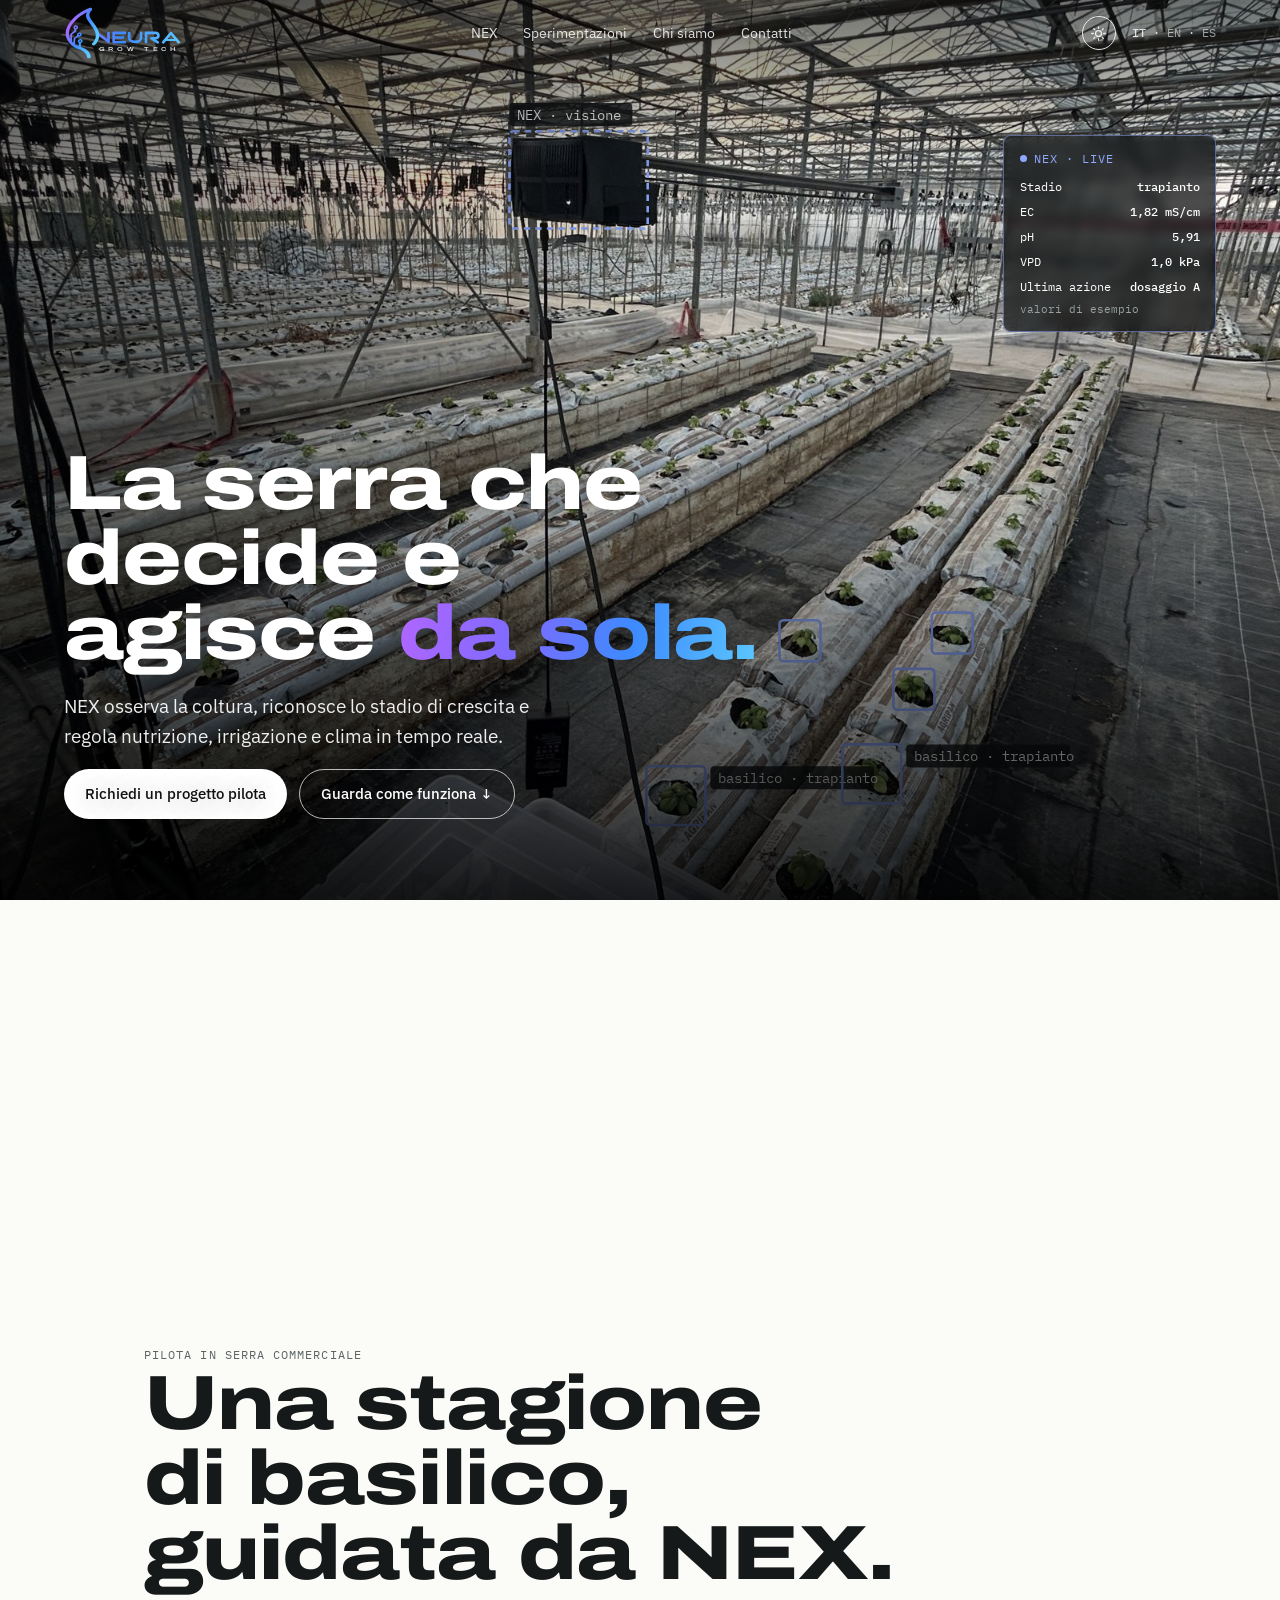
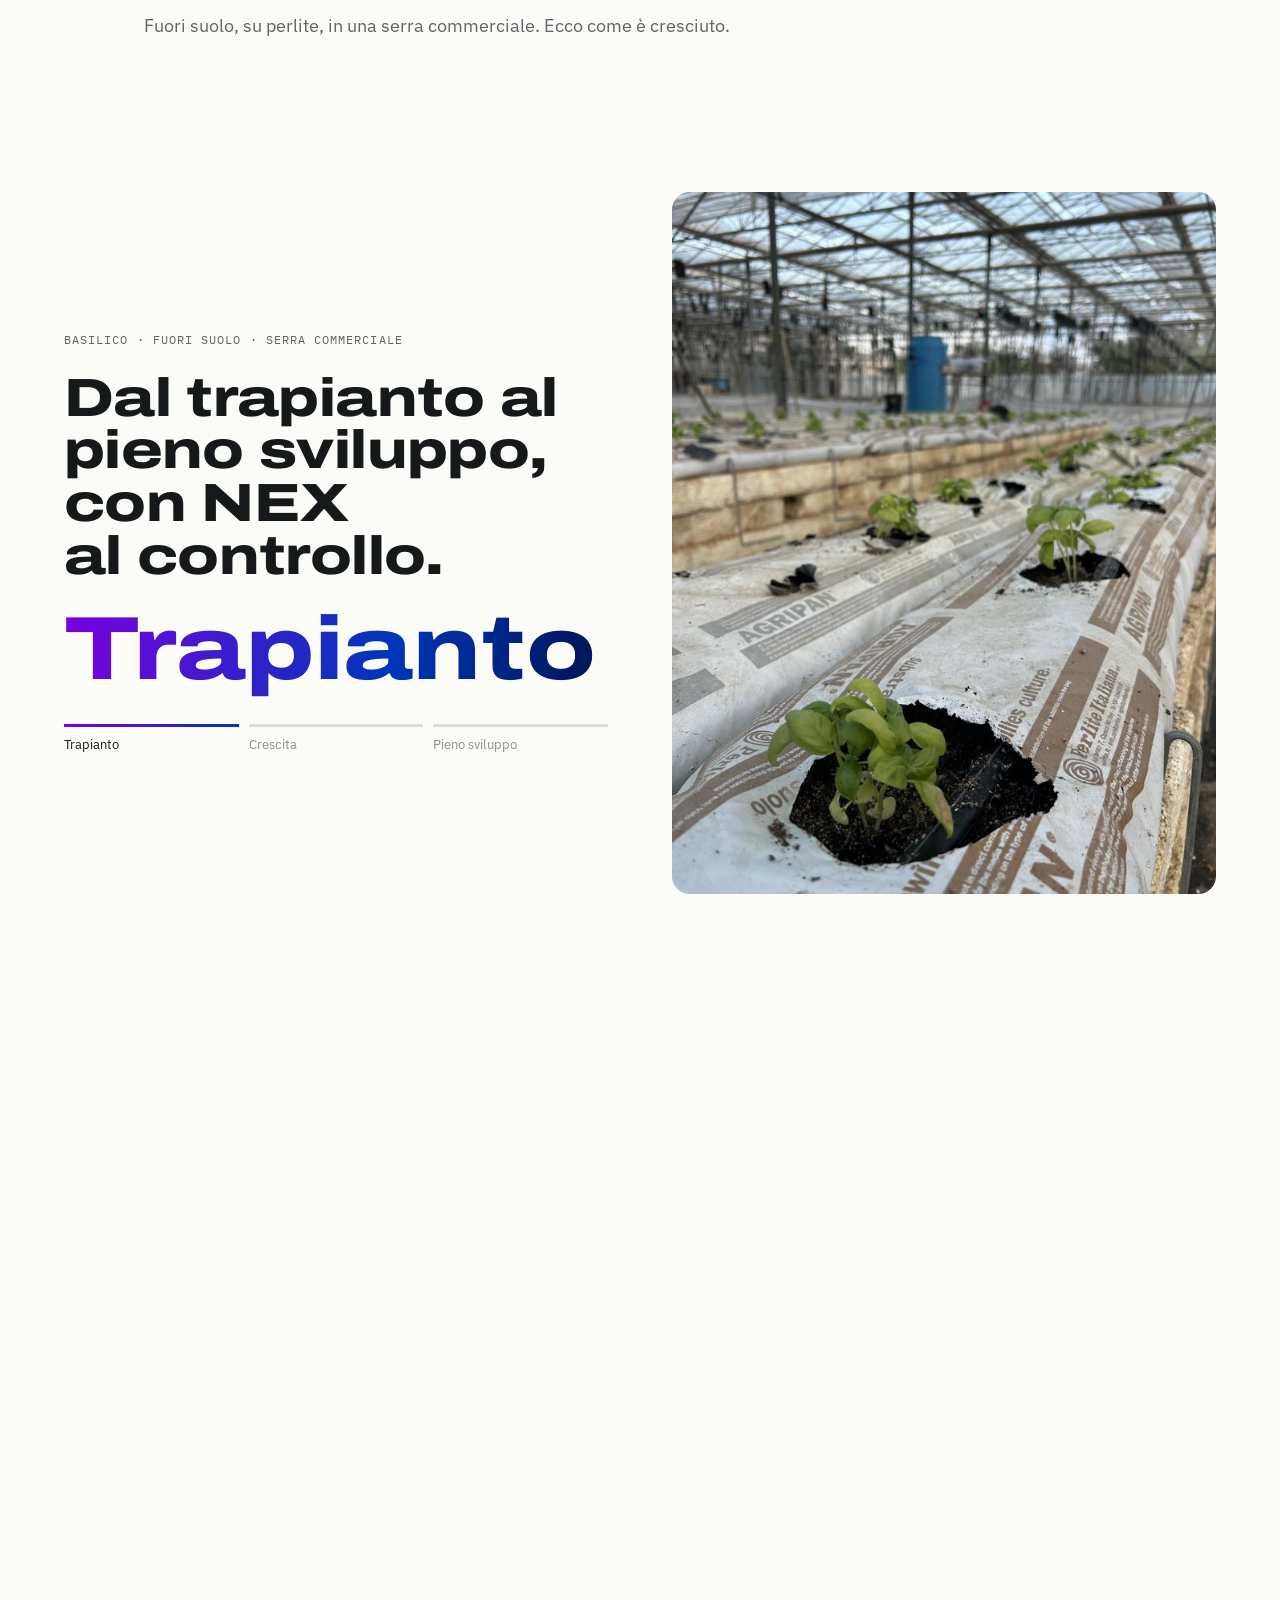
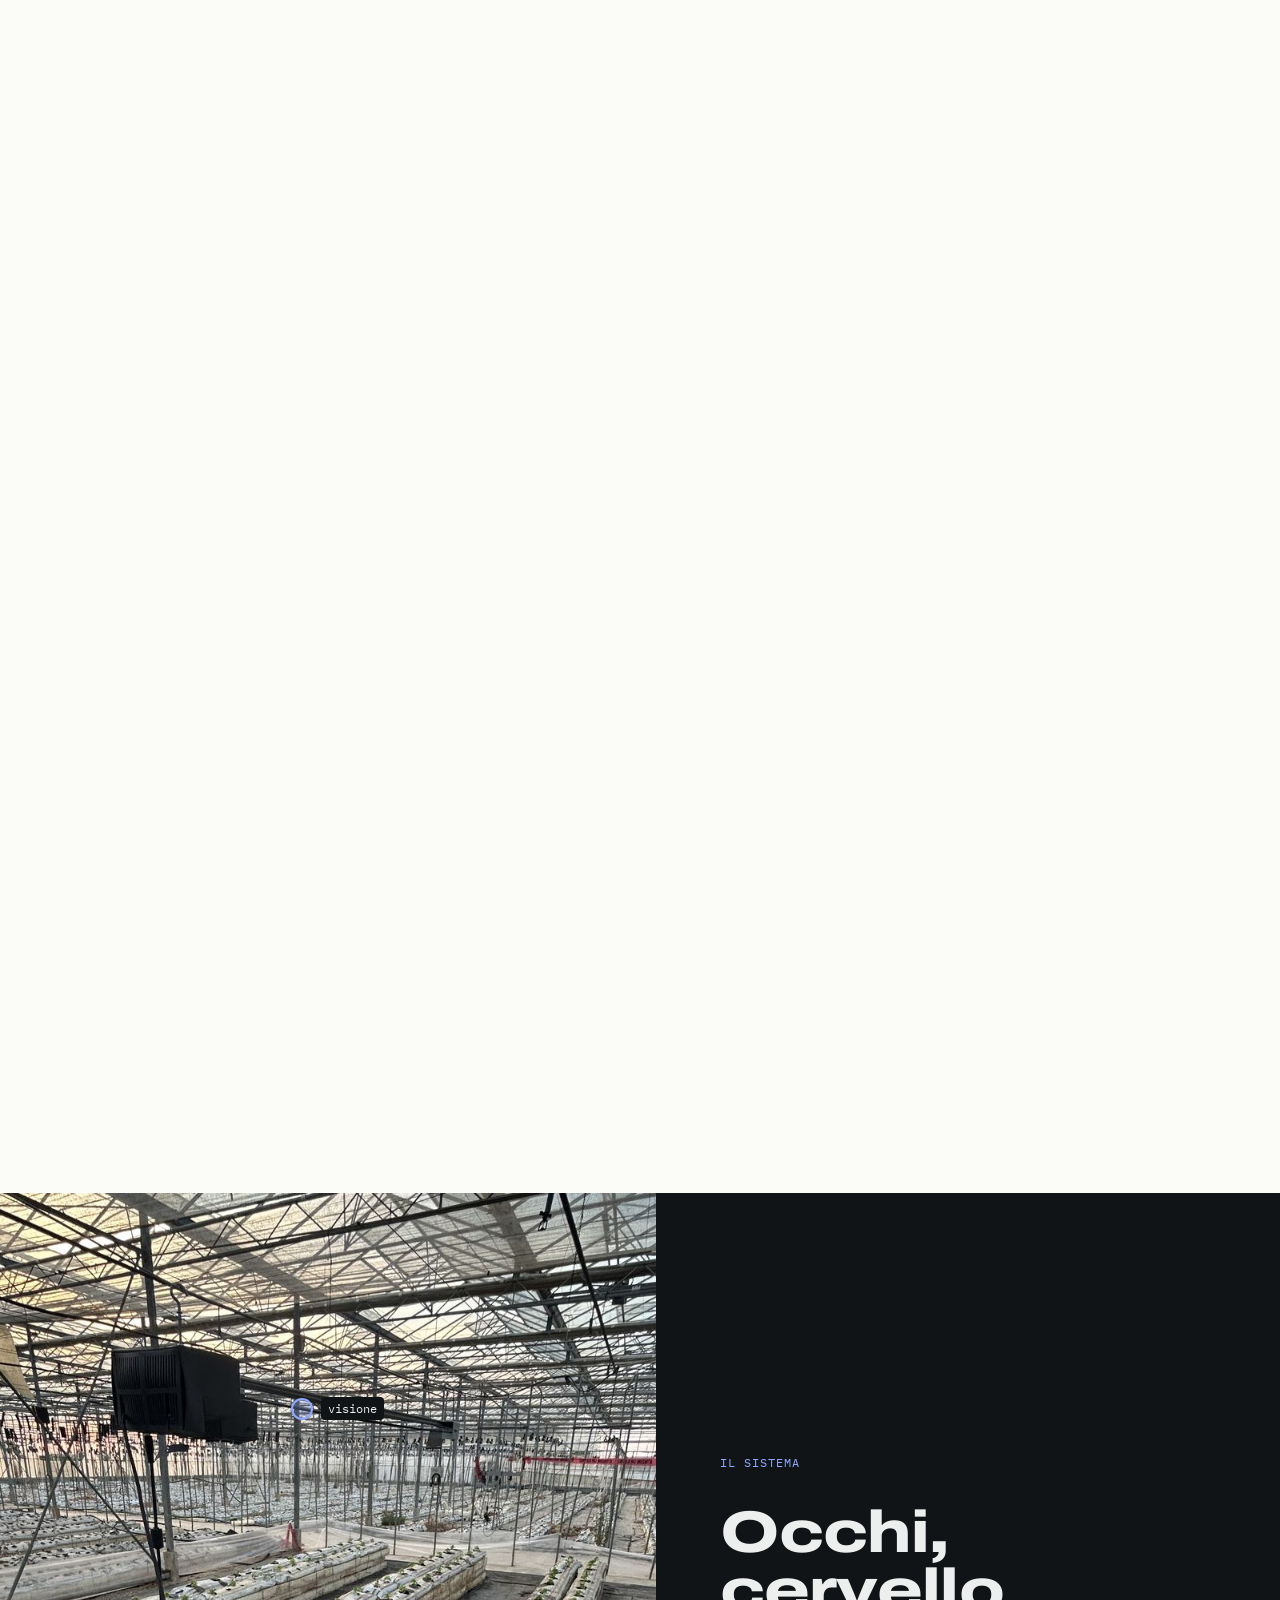
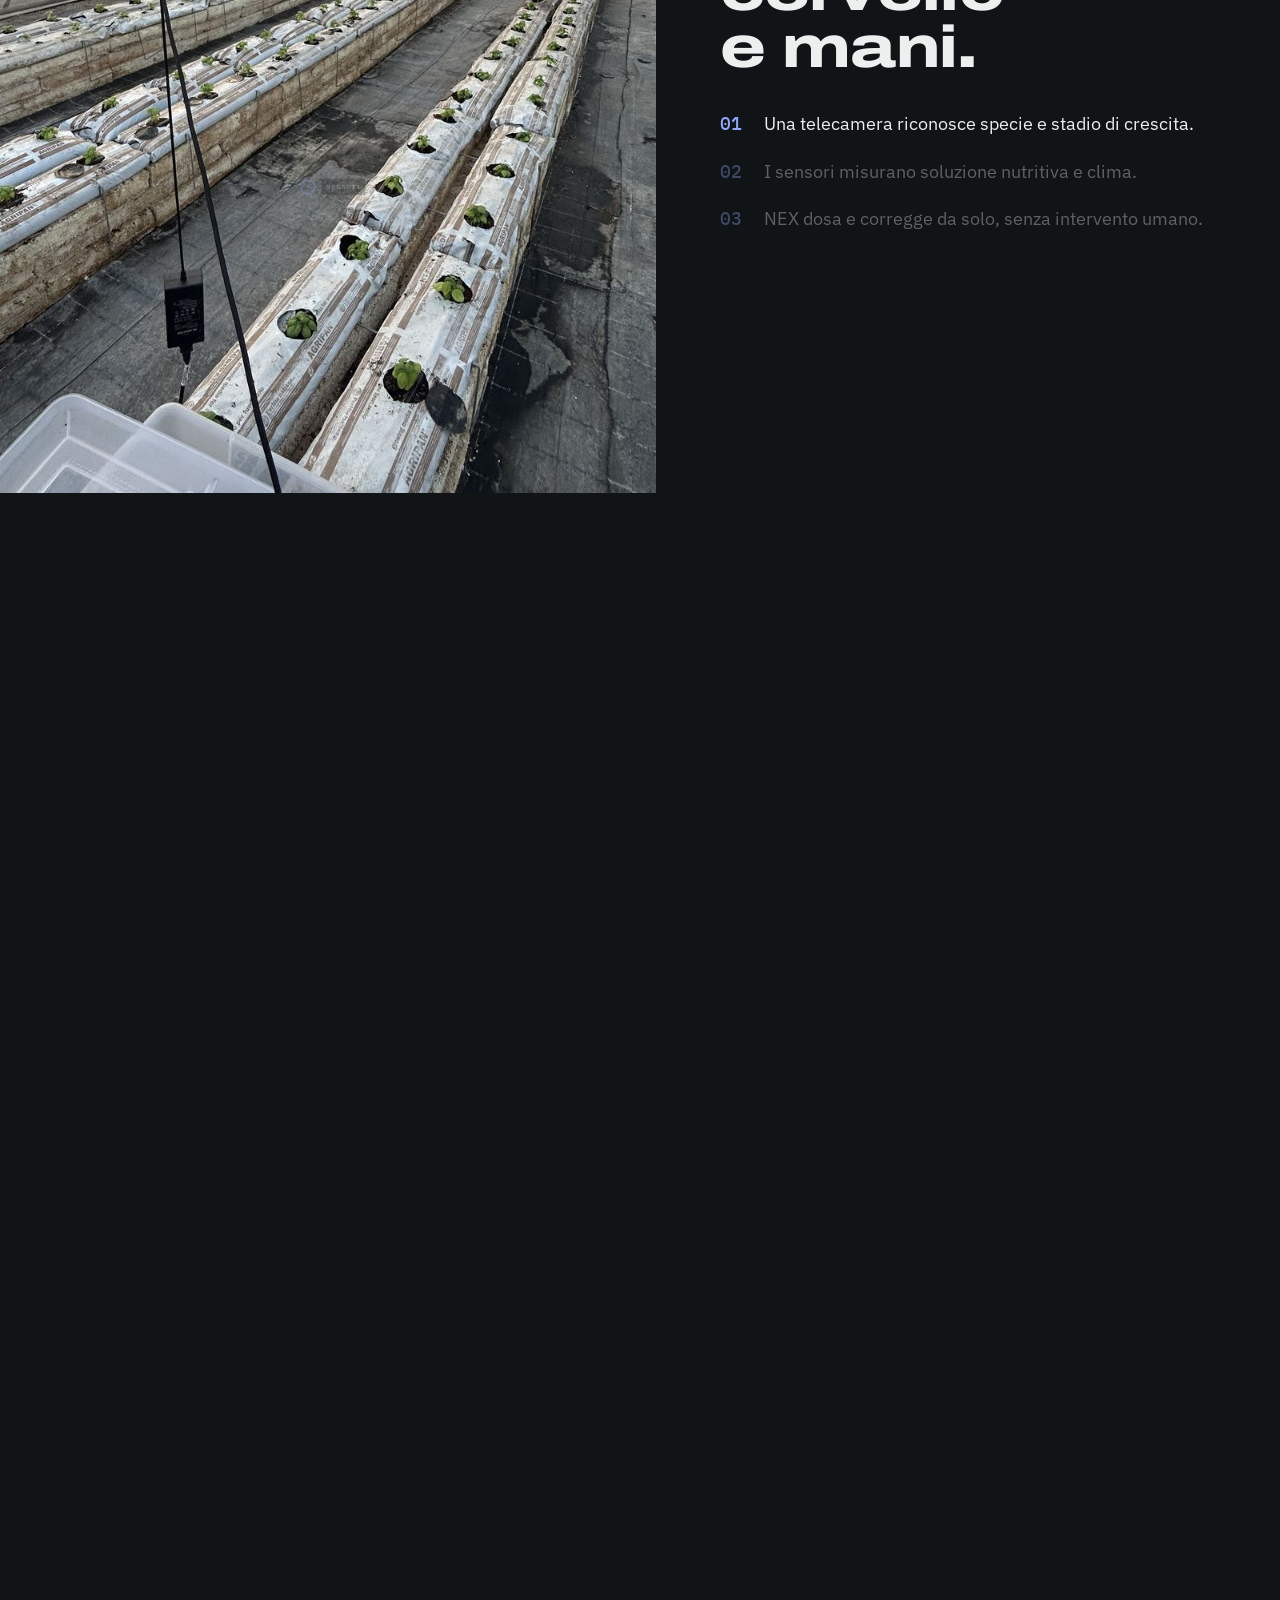
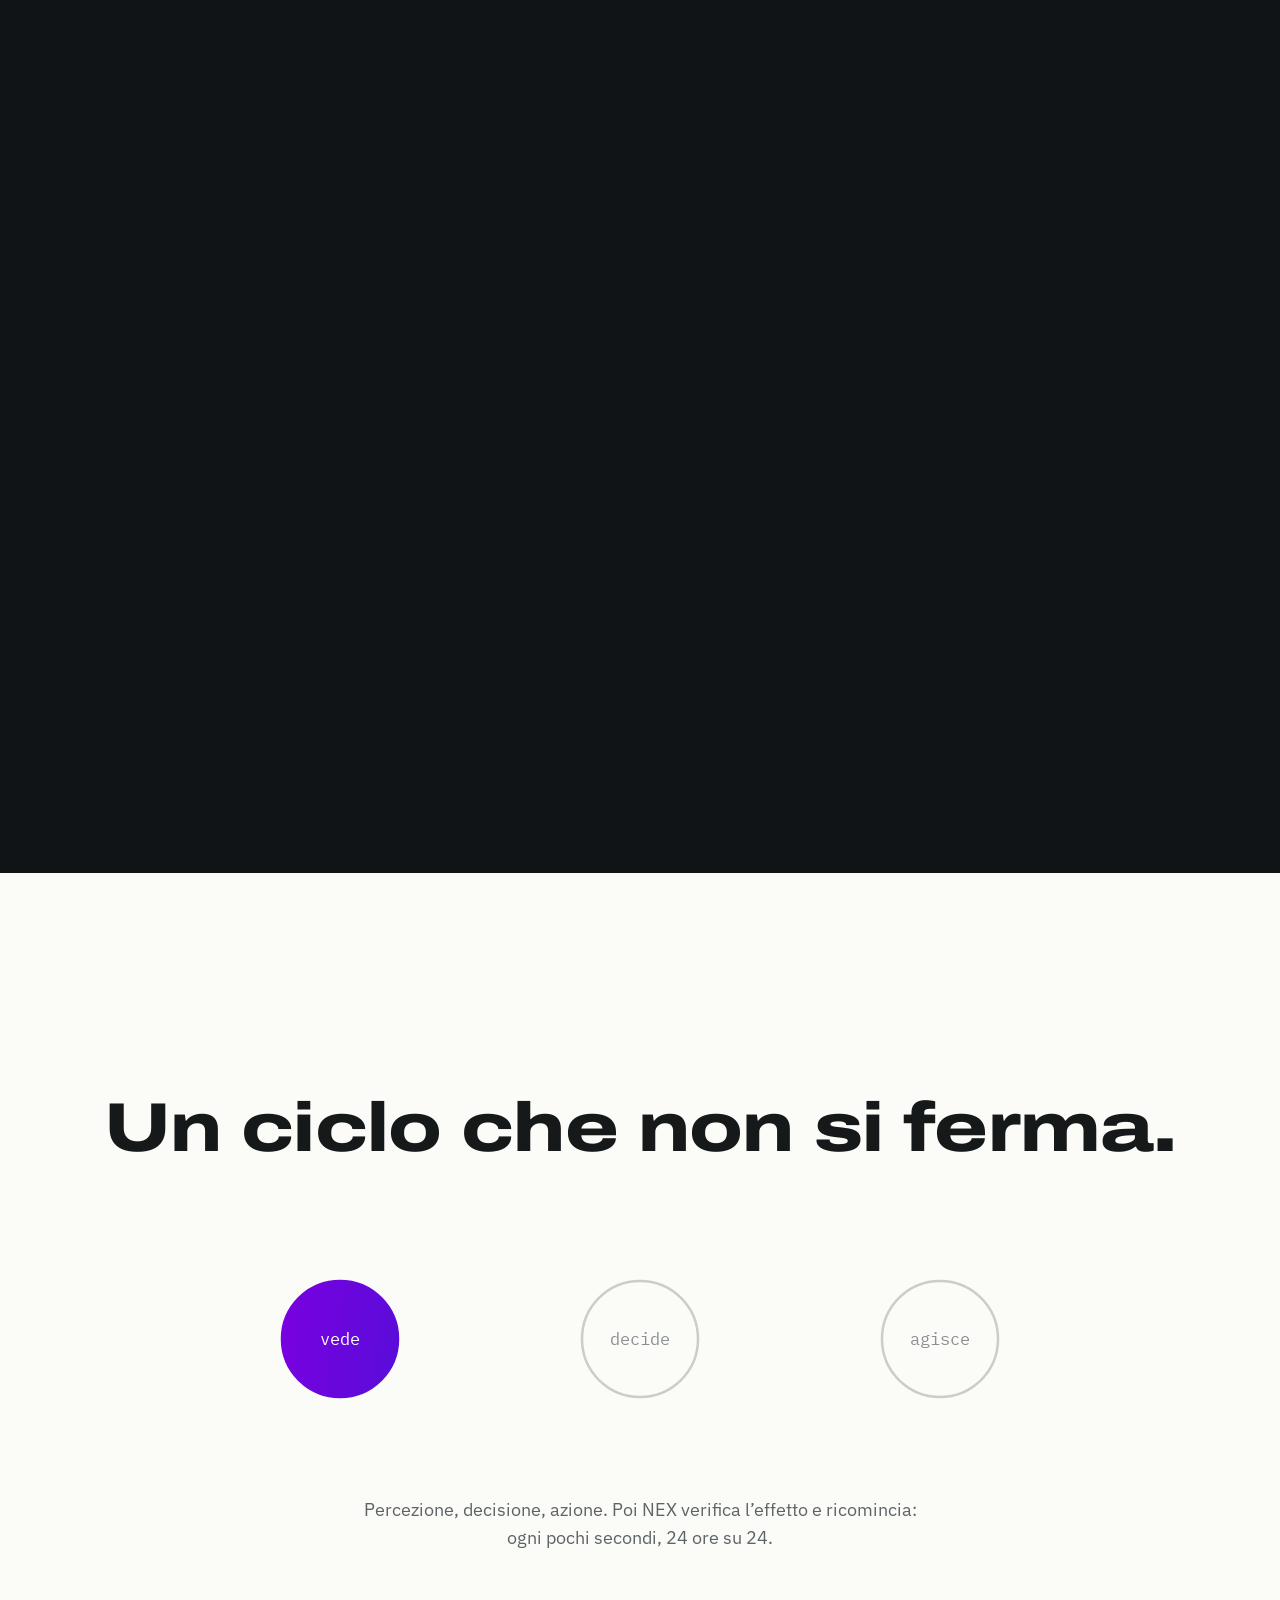
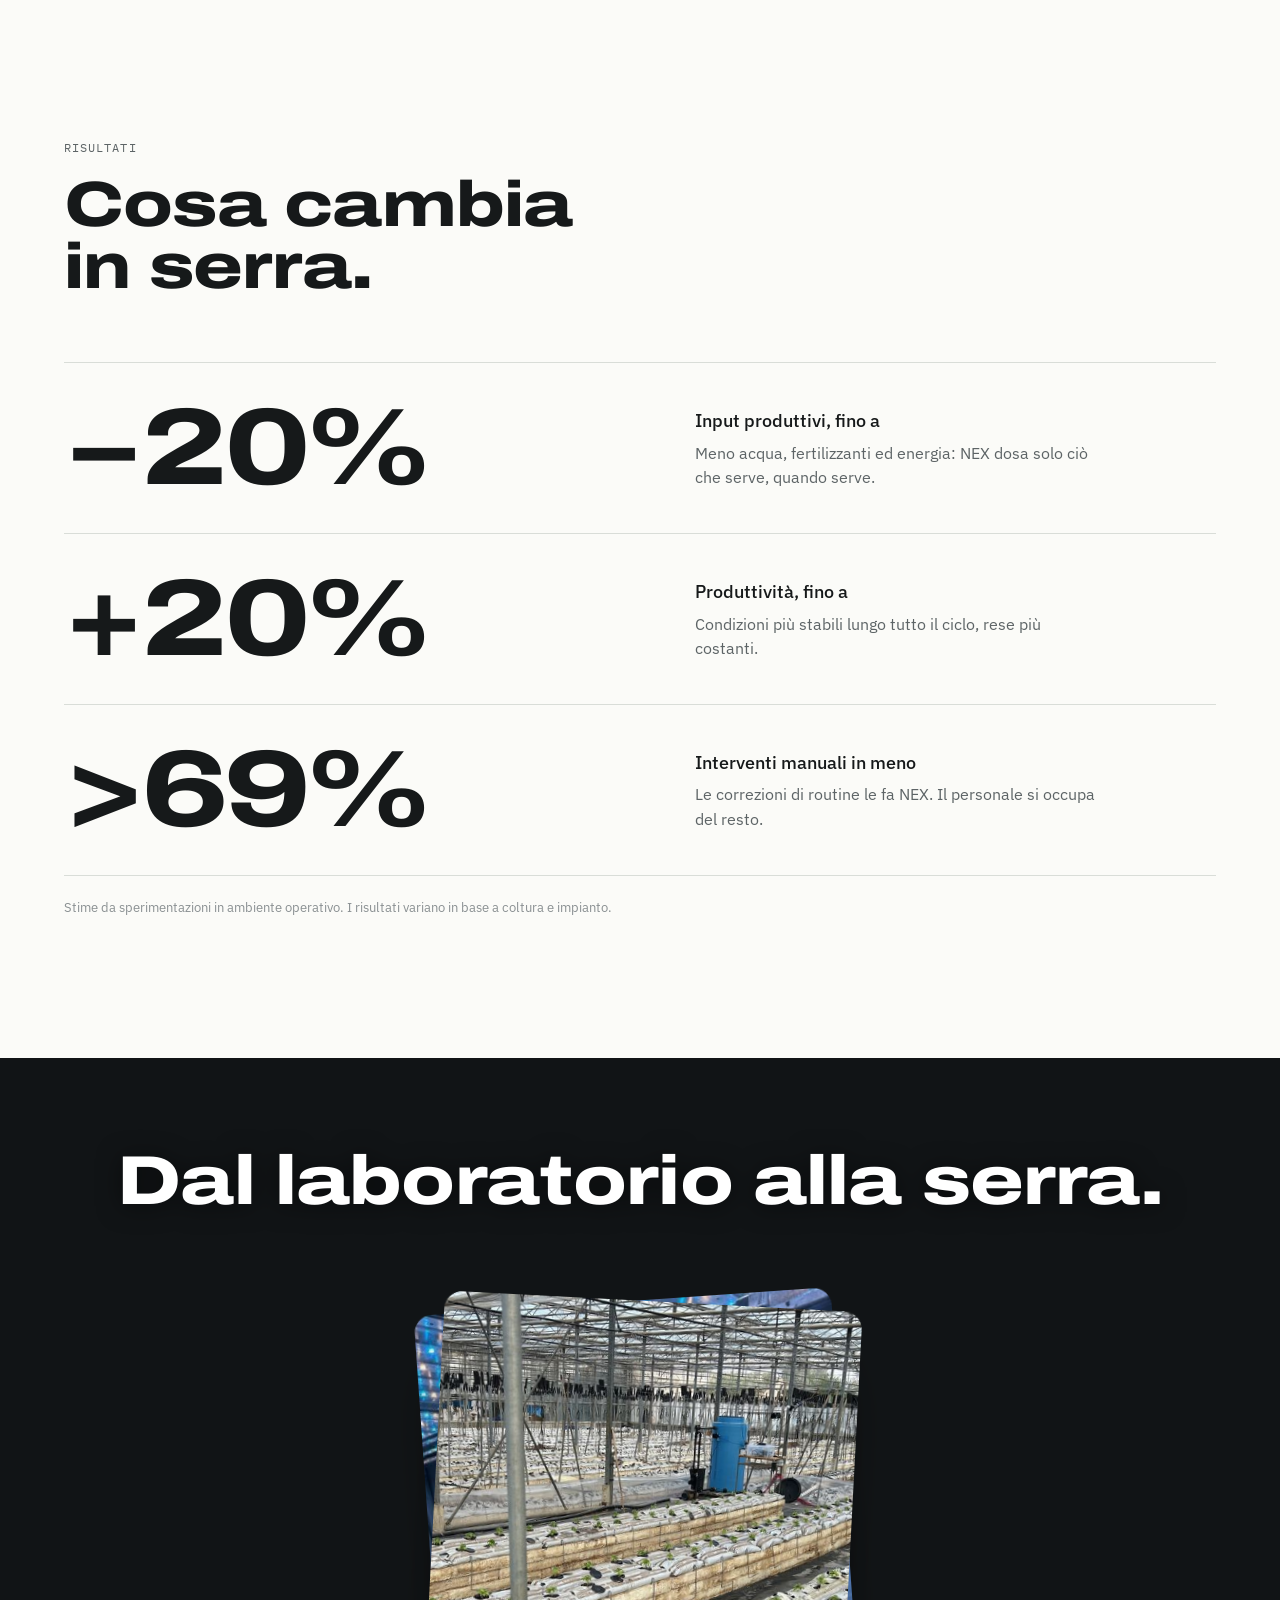
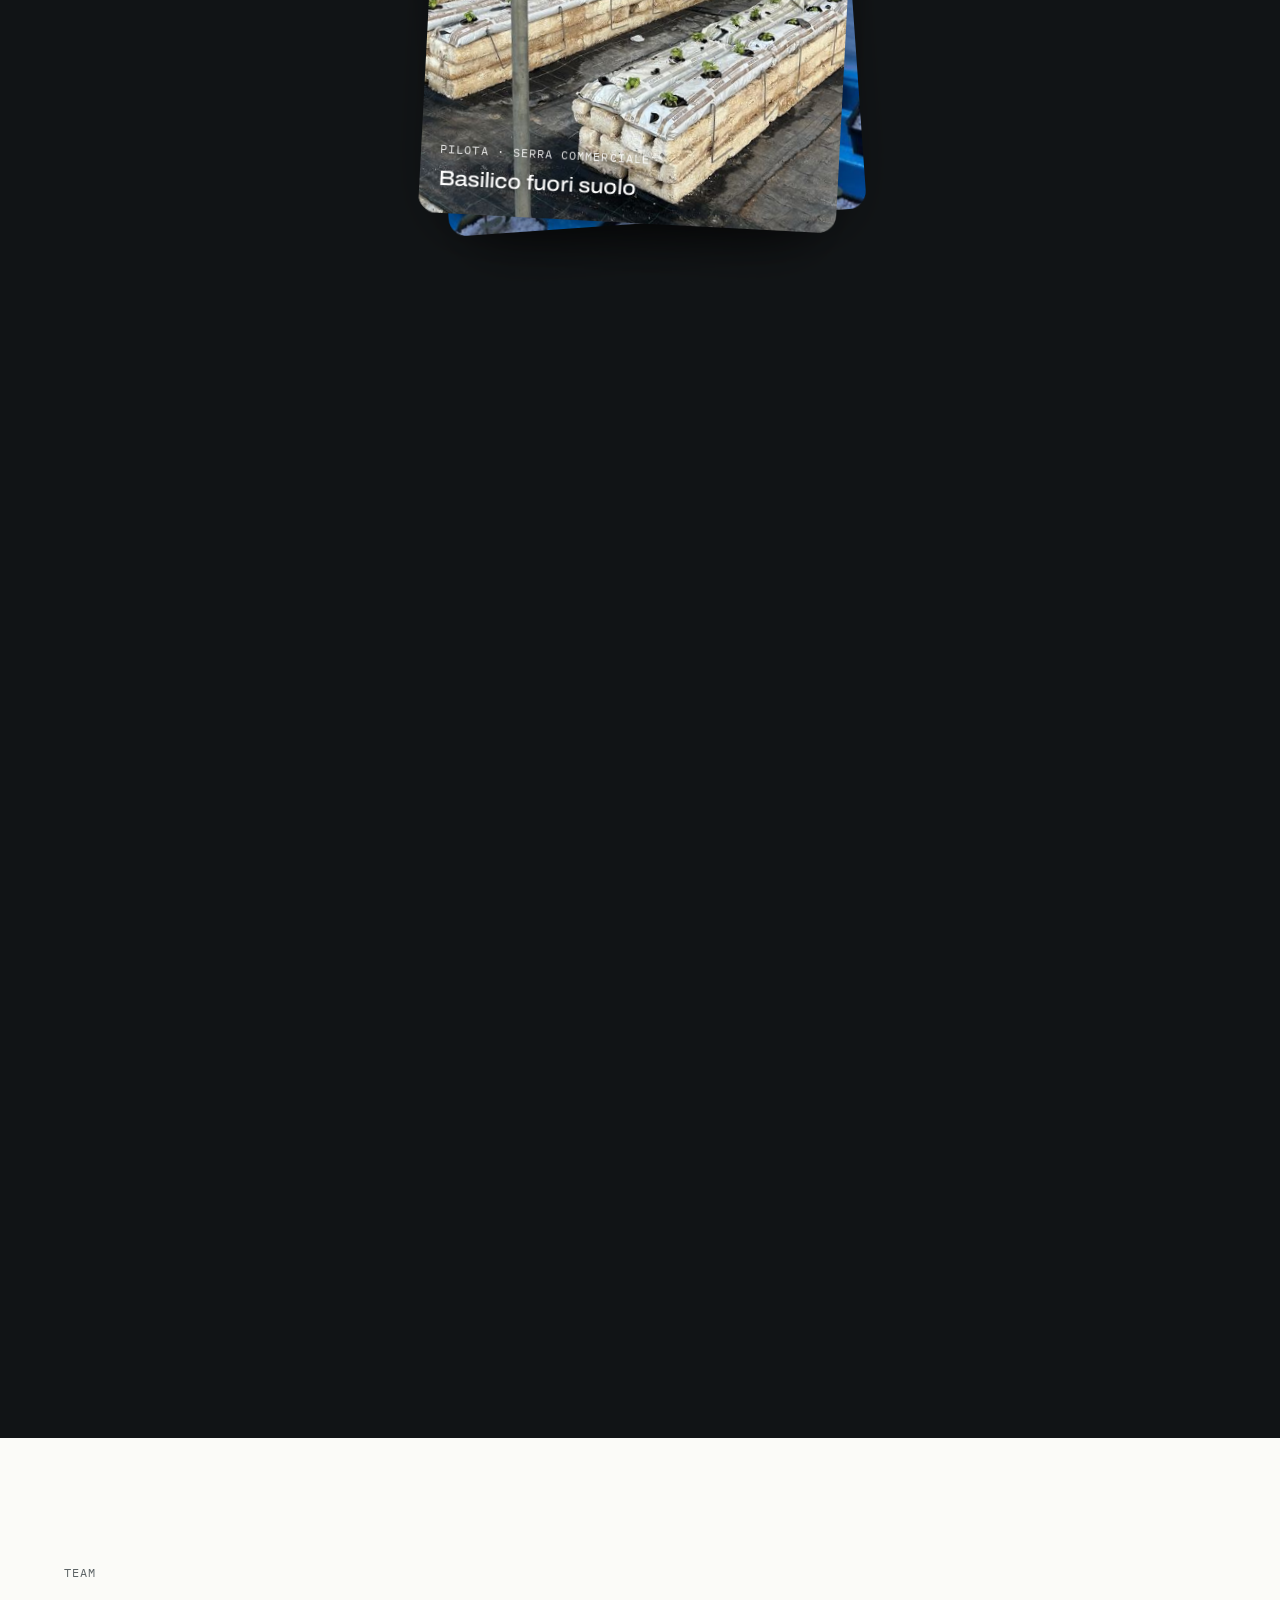
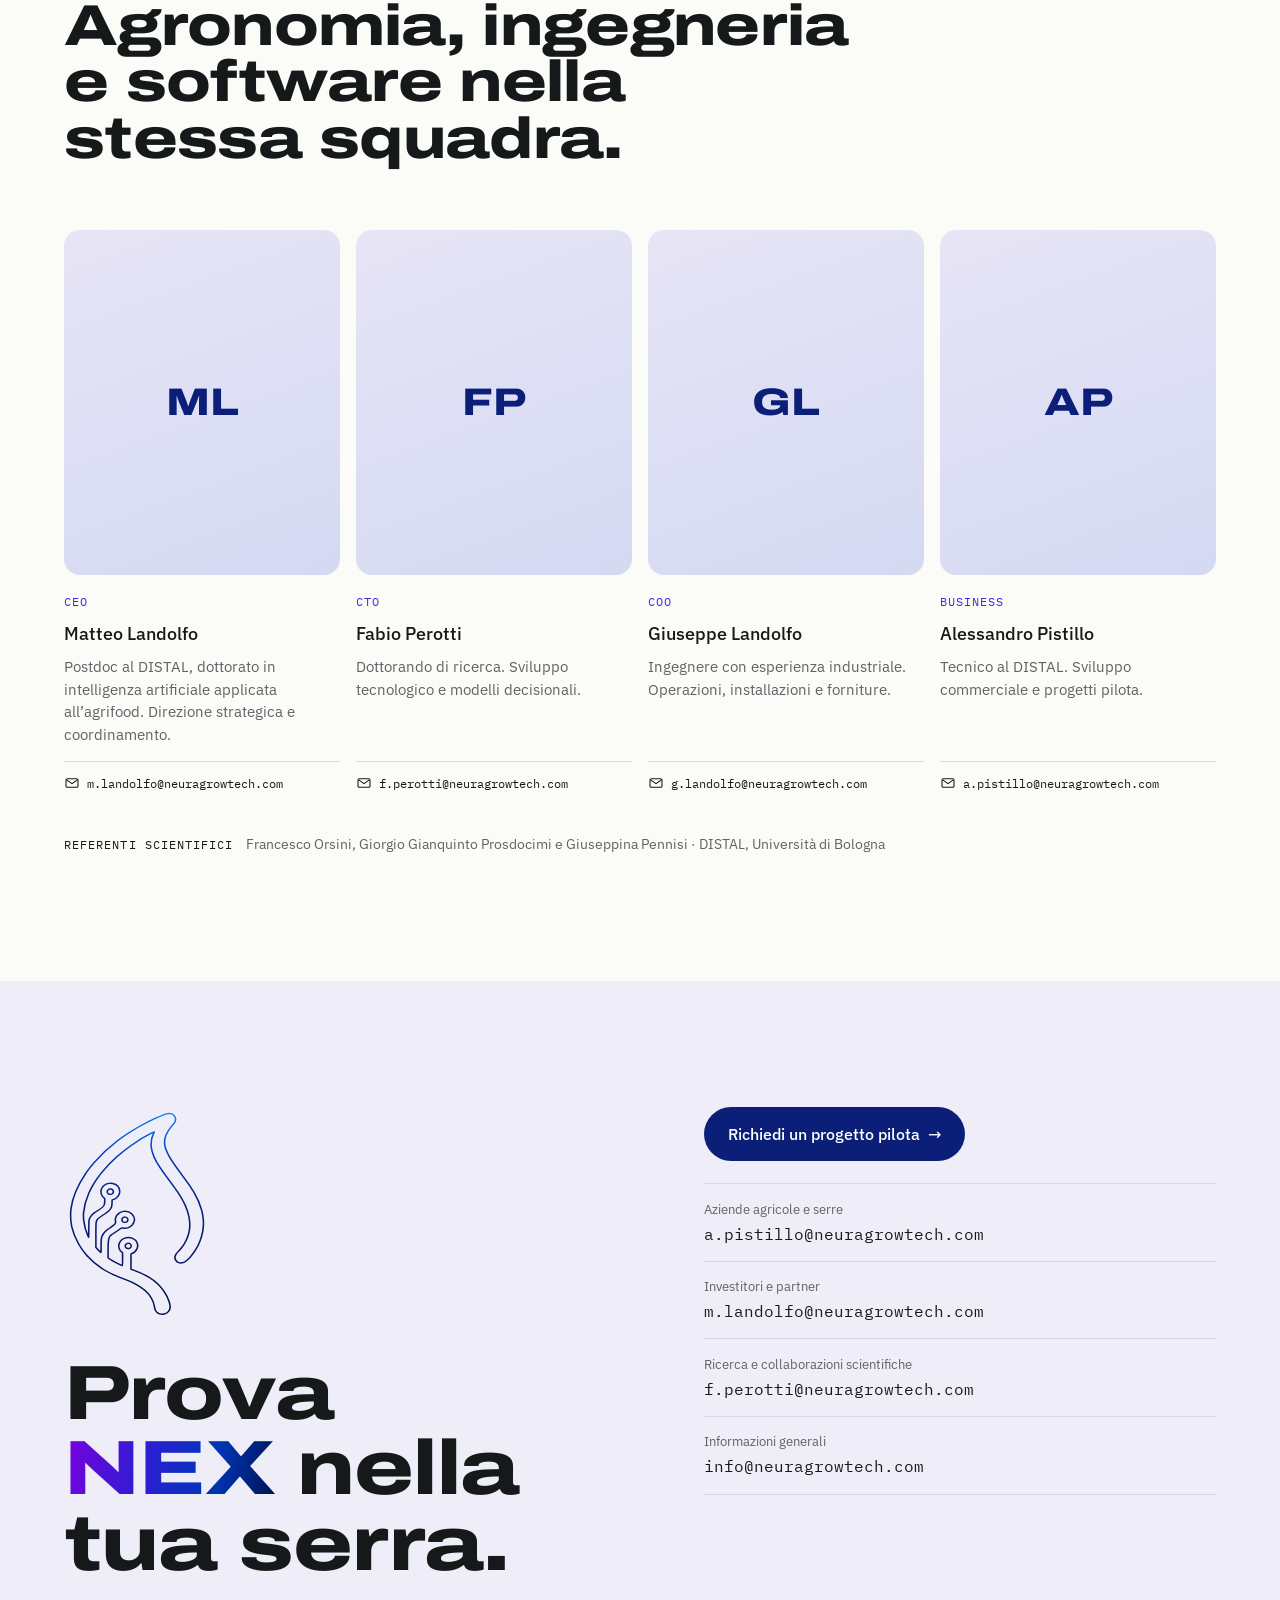
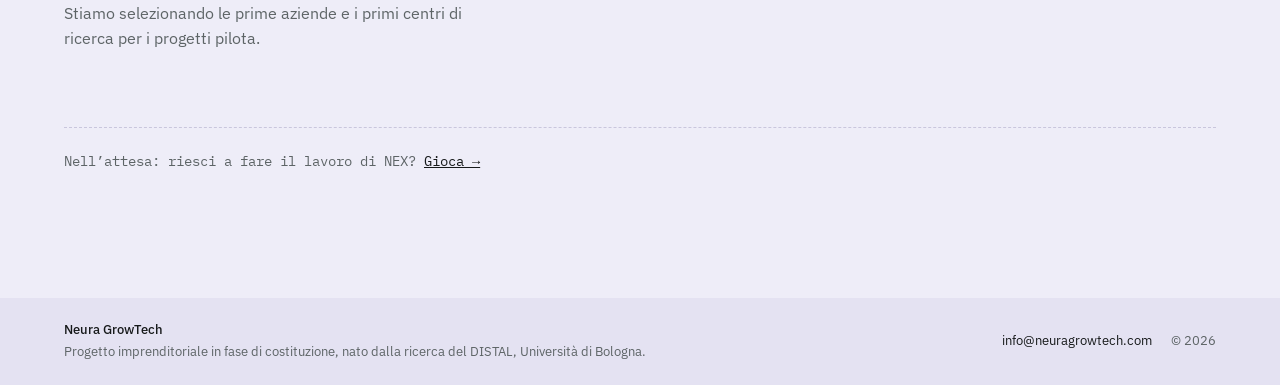
<file: index.html>
<!doctype html>
<html lang="it">
<head>
<meta charset="utf-8">
<meta name="viewport" content="width=device-width, initial-scale=1, viewport-fit=cover">
<title>Neura GrowTech · NEX, la serra che decide e agisce da sola</title>
<script data-cfasync="false">(function(){var t;try{t=localStorage.getItem("ngt-theme")}catch(e){}if(t!=="light"&&t!=="dark")t=matchMedia&&matchMedia("(prefers-color-scheme: dark)").matches?"dark":"light";document.documentElement.dataset.theme=t;})();</script>
<meta name="description" content="NEX di Neura GrowTech osserva la coltura, riconosce lo stadio di crescita e regola nutrizione, irrigazione e clima in tempo reale. Spin-off dalla ricerca del DISTAL, Università di Bologna.">
<link rel="canonical" href="https://neuragrowtech.com/">
<link rel="alternate" hreflang="it" href="https://neuragrowtech.com/">
<link rel="alternate" hreflang="en" href="https://neuragrowtech.com/en/">
<link rel="alternate" hreflang="es" href="https://neuragrowtech.com/es/">
<link rel="alternate" hreflang="x-default" href="https://neuragrowtech.com/">
<meta property="og:type" content="website">
<meta property="og:title" content="Neura GrowTech · NEX, la serra che decide e agisce da sola">
<meta property="og:description" content="NEX osserva la coltura e regola nutrizione, irrigazione e clima in tempo reale.">
<meta property="og:url" content="https://neuragrowtech.com/">
<meta property="og:image" content="https://neuragrowtech.com/img/pilota/wide.jpg">
<meta property="og:locale" content="it_IT">
<meta name="theme-color" content="#111416">
<link rel="icon" href="/img/logo/favicon.svg" type="image/svg+xml">
<link rel="apple-touch-icon" href="/img/logo/apple-touch-icon.png">
<style>
@font-face{font-family:"Archivo";src:url("/fonts/archivo-var.woff2") format("woff2");font-weight:100 900;font-stretch:62% 125%;font-display:swap}
@font-face{font-family:"IBM Plex Sans";src:url("/fonts/plex-sans-400.woff2") format("woff2");font-weight:400;font-display:swap}
@font-face{font-family:"IBM Plex Sans";src:url("/fonts/plex-sans-500.woff2") format("woff2");font-weight:500;font-display:swap}
@font-face{font-family:"IBM Plex Sans";src:url("/fonts/plex-sans-600.woff2") format("woff2");font-weight:600 700;font-display:swap}
@font-face{font-family:"IBM Plex Mono";src:url("/fonts/plex-mono-400.woff2") format("woff2");font-weight:400;font-display:swap}
@font-face{font-family:"IBM Plex Mono";src:url("/fonts/plex-mono-500.woff2") format("woff2");font-weight:500 700;font-display:swap}
/* Layout: racconto a scorrimento. Sezioni a tutta altezza; le sezioni 2, 3, 4 e 6 sono "bloccate" (sticky) mentre il contenuto avanza. */
:root{
  --paper:#FBFBF8; --ink:#16191A; --muted:#5D6466; --line:#D9DDD8; --green:#3A2BE0; --night:#111416; --night-ink:#EDEFEE; --night-muted:#9AA3A1; --accent:#B02E69;
  --f-d:"Archivo","Arial Narrow",Arial,sans-serif; --f-b:"IBM Plex Sans",system-ui,-apple-system,"Segoe UI",sans-serif; --f-m:"IBM Plex Mono",ui-monospace,Menlo,monospace;
  --vh:100vh; color-scheme:light;
}
@supports (height:100svh){:root{--vh:100svh}}
*{box-sizing:border-box}
html{scroll-behavior:smooth}
body{margin:0;background:var(--paper);color:var(--ink);font-family:var(--f-b);line-height:1.55;-webkit-font-smoothing:antialiased}
img{display:block;max-width:100%}
.big{font-family:var(--f-d);font-stretch:125%;font-weight:800;line-height:.98;letter-spacing:-.012em;margin:0;text-wrap:balance}
.mono{font-family:var(--f-m)}
.eyebrow{font-family:var(--f-m);font-size:.74rem;letter-spacing:.09em;text-transform:uppercase}
.gut{padding-inline:clamp(16px,5vw,64px)}

/* nav */
.nav{position:fixed;top:env(safe-area-inset-top,0px);left:0;right:0;z-index:20;display:flex;justify-content:space-between;align-items:center;gap:1rem;padding-block:.9rem;color:#fff;transition:background .4s,color .4s,box-shadow .4s}
.nav:not(.solid){text-shadow:0 1px 10px rgba(0,0,0,.45)}
.nav.solid{background:rgba(251,251,248,.86);backdrop-filter:saturate(1.4) blur(12px);-webkit-backdrop-filter:saturate(1.4) blur(12px);color:var(--ink);box-shadow:0 1px 0 var(--line)}
.nav b{font-family:var(--f-d);font-stretch:125%;font-weight:800;letter-spacing:.04em;font-size:.95rem}
.nav ul{display:flex;gap:1.6rem;list-style:none;margin:0;padding:0;font-size:.86rem}
.nav ul a{color:inherit;text-decoration:none;opacity:.85}
.nav .lang{font-family:var(--f-m);font-size:.74rem;opacity:.8}
@media (max-width:820px){.nav ul{display:none}}

/* 1 hero */
.hero{position:relative;height:calc(var(--vh) * 1.35)}
.hero .stick{position:sticky;top:0;height:var(--vh);overflow:hidden}
.hero .scene{position:absolute;inset:0;width:100%;height:100%;transform:scale(calc(1 + .08 * var(--p,0)));transform-origin:50% 40%;will-change:transform}
.hero .scene image{filter:saturate(.95)}
.hero .ov{opacity:0;transition:opacity .6s ease}
.hero .ov.on{opacity:1}
.hero .box{fill:none;stroke:#8FA8FF;stroke-width:2}
.hero .tag{font-family:var(--f-m);font-size:11px;fill:#fff}
.hero .tagbg{fill:rgba(17,20,22,.82)}
.panel{position:absolute;right:clamp(16px,5vw,64px);top:clamp(5rem,15vh,9rem);z-index:2;font-family:var(--f-m);font-size:.78rem;color:#fff;background:rgba(17,20,22,.72);border:1px solid rgba(143,168,255,.5);border-radius:8px;padding:.8rem .95rem;min-width:13rem;-webkit-backdrop-filter:blur(6px);backdrop-filter:blur(6px);opacity:0;transform:translateY(8px);transition:opacity .6s,transform .6s;opacity:calc(var(--pv,0) * (1 - var(--p,0) * 1.6))}
.panel.on{--pv:1;transform:none}
.panel .row{display:flex;justify-content:space-between;gap:1.2rem;padding:.18rem 0}
.panel .row b{font-weight:500;font-variant-numeric:tabular-nums}
.panel .t{color:#8FA8FF;letter-spacing:.08em;margin-bottom:.35rem}
.panel .dot{display:inline-block;width:7px;height:7px;border-radius:50%;background:#8FA8FF;margin-right:.45rem;vertical-align:1px}
@media (prefers-reduced-motion:no-preference){.panel .dot{animation:blink 1.6s ease-in-out infinite}}
@keyframes blink{50%{opacity:.25}}
.panel i{font-style:normal;color:#9AA3A1;font-size:.66rem}
@media (max-width:820px){.hero .bx{display:none}.panel{left:16px;right:16px;top:calc(4.2rem + env(safe-area-inset-top,0px));min-width:0;display:flex;flex-wrap:wrap;gap:.25rem .9rem;padding:.55rem .7rem;font-size:.68rem}.panel .row{padding:0;gap:.4rem}.panel .t{margin:0}.panel .last{display:none}}
.hero .shade{position:absolute;inset:0;background:linear-gradient(180deg,rgba(0,0,0,.55) 0%,rgba(0,0,0,0) 20%,rgba(0,0,0,.15) 55%,rgba(0,0,0,.85) 100%),linear-gradient(90deg,rgba(0,0,0,.5) 0%,rgba(0,0,0,.05) 50%,rgba(0,0,0,0) 100%)}
.hero .copy{text-shadow:0 2px 24px rgba(0,0,0,.35)}
.hero .copy{position:absolute;left:0;right:0;bottom:clamp(2rem,9vh,6rem);color:#fff;display:flex;flex-direction:column;gap:1.2rem;opacity:calc(1 - var(--p,0) * 1.6);transform:translateY(calc(var(--p,0) * -60px))}
.hero .big{font-size:clamp(2.4rem,6vw,5rem);max-width:12ch}
.hero p{margin:0;max-width:46ch;font-size:clamp(1rem,1.6vw,1.2rem);opacity:.92}
.cta{display:flex;flex-wrap:wrap;gap:.8rem}
.pill{display:inline-flex;align-items:center;gap:.4rem;font-size:.95rem;font-weight:500;text-decoration:none;padding:.75rem 1.3rem;border-radius:999px}
.pill.light{background:#fff;color:#111}
.pill.line{border:1px solid rgba(255,255,255,.7);color:#fff}
.pill.dark{background:var(--ink);color:#fff}

/* intestazione di sezione */
.intro{padding-block:clamp(5rem,14vh,9rem) clamp(2rem,6vh,4rem);max-width:70rem;margin-inline:auto}
.intro .big{font-size:clamp(2.2rem,6vw,4.8rem);max-width:16ch}
.intro p{max-width:56ch;color:var(--muted);font-size:clamp(1rem,1.5vw,1.15rem);margin:1.2rem 0 0}

/* 2 crescita */
.grow{height:calc(var(--vh) * 3)}
.grow .stick{position:sticky;top:0;height:var(--vh);display:grid;grid-template-columns:minmax(0,1fr) minmax(0,1fr);align-items:center;gap:clamp(1.5rem,5vw,5rem)}
.grow .txt{display:flex;flex-direction:column;gap:1.4rem;min-width:0}
.grow .eyebrow{color:var(--muted)}
.grow h2{font-size:clamp(1.9rem,4.2vw,3.4rem)}
.grow .stage{font-family:var(--f-d);font-stretch:125%;font-weight:800;font-size:clamp(2.4rem,7vw,5.8rem);line-height:1;color:var(--green);min-height:1em}
.grow .bar{display:flex;gap:.6rem;font-size:.82rem}
.grow .bar span{flex:1;border-top:3px solid var(--line);padding-top:.5rem;color:#8A9092;transition:color .3s,border-color .3s}
.grow .bar span.on{border-color:var(--green);color:var(--ink)}
.grow .pics{position:relative;height:min(78vh,720px);aspect-ratio:4/5;justify-self:center;max-width:100%;border-radius:18px;overflow:hidden;background:#E8EAE4}
.grow .pics img{position:absolute;inset:0;width:100%;height:100%;object-fit:cover;opacity:0;transition:opacity .6s}
.grow .pics img.on{opacity:1}
@media (max-width:820px){.grow .stick{grid-template-columns:1fr;align-content:center;padding-top:4.5rem}.grow .pics{height:46vh;order:-1}.grow .stage{font-size:2.2rem}.grow h2{font-size:1.6rem}}

/* 3 sistema */
.sys{height:calc(var(--vh) * 3.2);background:var(--night);color:var(--night-ink)}
.sys .stick{position:sticky;top:0;height:var(--vh);display:grid;grid-template-columns:minmax(0,1.05fr) minmax(0,1fr);align-items:stretch}
.sys .photo{position:relative;overflow:hidden}
.sys .photo img{position:absolute;inset:0;width:100%;height:100%;object-fit:cover;transition:opacity .6s}
.sys .photo img.dose{opacity:0}
.sys.s3 .photo img.dose{opacity:1}
.pin{position:absolute;width:22px;height:22px;margin:-11px 0 0 -11px;border-radius:50%;border:2px solid #8FA8FF;background:rgba(143,168,255,.25);opacity:.25;transform:scale(.7);transition:opacity .4s,transform .4s}
.pin::after{content:attr(data-l);position:absolute;left:28px;top:-3px;white-space:nowrap;font-family:var(--f-m);font-size:.72rem;background:var(--night);color:var(--night-ink);padding:.15rem .45rem;border-radius:4px}
.pin.on{opacity:1;transform:scale(1)}
@media (prefers-reduced-motion:no-preference){.pin.on{animation:ping 1.6s ease-out infinite}}
@keyframes ping{0%{box-shadow:0 0 0 0 rgba(143,168,255,.6)}100%{box-shadow:0 0 0 16px rgba(143,168,255,0)}}
.sys .copy{display:flex;flex-direction:column;justify-content:center;gap:2rem;padding:clamp(1.5rem,5vw,5rem)}
.sys .eyebrow{color:#8FA8FF}
.sys h2{font-size:clamp(2rem,4.6vw,3.8rem)}
.sys ol{list-style:none;margin:0;padding:0;display:flex;flex-direction:column;gap:1.2rem;font-size:clamp(1rem,1.5vw,1.15rem)}
.sys li{display:grid;grid-template-columns:2.2rem 1fr;gap:.6rem;opacity:.35;transition:opacity .4s}
.sys li.on{opacity:1}
.sys li b{font-family:var(--f-m);color:#8FA8FF;font-weight:500}
@media (max-width:820px){.sys .stick{grid-template-columns:1fr;grid-template-rows:45% 55%}.sys .copy{gap:1rem;justify-content:flex-start;padding-top:1.5rem}.sys h2{font-size:1.7rem}}

/* 4 ciclo */
.loop{height:calc(var(--vh) * 2.6)}
.loop .stick{position:sticky;top:0;height:var(--vh);display:flex;flex-direction:column;align-items:center;justify-content:center;gap:clamp(1.5rem,4vh,3rem);text-align:center}
.loop h2{font-size:clamp(2rem,5.4vw,4.4rem)}
.loop svg{width:min(860px,100%);height:auto}
.loop .ring{fill:var(--paper);stroke:#C9CEC8;stroke-width:2.5;transition:fill .4s,stroke .4s}
.loop .ring.on{fill:url(#loopg);stroke:url(#loopg)}
.loop .lab{font-family:var(--f-m);font-size:17px;fill:#8A9092;transition:fill .4s}
.loop .lab.on{fill:#fff}
.loop .arc{fill:none;stroke:url(#loopg);stroke-width:3;stroke-linecap:round}
.loop .ret{fill:none;stroke:url(#loopg);stroke-width:2.5;stroke-dasharray:6 7;opacity:0;transition:opacity .5s}
.loop .ret.on{opacity:1}
.loop p{color:var(--muted);max-width:52ch;margin:0;font-size:clamp(1rem,1.5vw,1.15rem)}

/* 5 numeri */
.nums{padding-block:clamp(5rem,14vh,9rem)}
.nums .wrap{max-width:72rem;margin-inline:auto}
.nums .nh{display:flex;flex-direction:column;gap:1rem}
.nums .nh .eyebrow{color:var(--muted)}
.nums h2{font-size:clamp(2rem,5vw,4rem);max-width:16ch}
.nums .rows{margin-top:clamp(2.5rem,7vh,4.5rem);border-bottom:1px solid var(--line)}
.num{display:grid;grid-template-columns:minmax(0,1.15fr) minmax(0,1fr);gap:2rem;align-items:center;border-top:1px solid var(--line);padding-block:clamp(1.6rem,4vh,2.6rem);opacity:.15;transform:translateY(24px);transition:opacity .8s,transform .8s}
.num.on{opacity:1;transform:none}
.num b{font-family:var(--f-d);font-stretch:125%;font-weight:800;font-size:clamp(3rem,8.5vw,7rem);line-height:.9;letter-spacing:-.02em;white-space:nowrap;font-variant-numeric:tabular-nums;color:var(--ink)}
.num h3{margin:0 0 .4rem;font-size:1.15rem;font-weight:500}
.num p{margin:0;color:var(--muted);max-width:40ch}
.nums .foot{margin-top:1.4rem;font-size:.82rem;color:#8A9092}
@media (max-width:820px){.num{grid-template-columns:1fr;gap:.8rem}.num b{font-size:3.4rem}}

/* 6 dal laboratorio alla serra */
.trials{height:calc(var(--vh) * 2.2);background:var(--night)}
.trials .stick{position:sticky;top:0;height:var(--vh);overflow:hidden}
.trials h2{position:absolute;top:clamp(4.5rem,10vh,7rem);left:0;right:0;text-align:center;color:#fff;font-size:clamp(2rem,5.4vw,4.4rem);z-index:3;text-shadow:0 2px 24px rgba(0,0,0,.5)}
.trials .card{--ch:min(58vh,56vw,600px);position:absolute;top:56%;height:var(--ch);width:calc(var(--ch) * .8);margin-top:calc(var(--ch) * -.5);border-radius:18px;overflow:hidden;box-shadow:0 30px 60px -30px rgba(0,0,0,.8);will-change:transform}
.trials .card img{width:100%;height:100%;object-fit:cover}
.trials .card .tag{position:absolute;left:1.2rem;bottom:1.2rem;color:#fff;display:flex;flex-direction:column;gap:.2rem;text-shadow:0 1px 12px rgba(0,0,0,.6)}
.trials .card .tag b{font-family:var(--f-d);font-stretch:112%;font-weight:500;font-size:1.3rem}
.trials .card .tag .eyebrow{opacity:.85}
.trials .a{left:50%;transform:translateX(calc(-50% - var(--s,0) * 56%)) rotate(calc(-4deg * (1 - var(--s,0))))}
.trials .b{left:50%;transform:translateX(calc(-50% + var(--s,0) * 56%)) rotate(calc(3deg * (1 - var(--s,0))))}
.trials .more{position:absolute;bottom:clamp(1.5rem,6vh,3rem);left:0;right:0;text-align:center;z-index:3;opacity:var(--s,0)}
.trials .more a{color:#fff;font-weight:500;text-decoration:none;border-bottom:1px solid rgba(255,255,255,.5)}
@media (max-width:820px){.trials .card{--ch:min(44vh,78vw)}.trials .a{transform:translate(calc(-50% - var(--s,0) * 30%),calc(var(--s,0) * -22%))}.trials .b{transform:translate(calc(-50% + var(--s,0) * 30%),calc(var(--s,0) * 22%))}}

/* 7 contatti */
.end{background:var(--ink);color:var(--night-ink);padding-block:clamp(5rem,14vh,9rem)}
.end .wrap{max-width:72rem;margin-inline:auto;display:grid;grid-template-columns:minmax(0,1.1fr) minmax(0,1fr);gap:clamp(2rem,6vw,5rem);align-items:start}
.end h2{font-size:clamp(2.4rem,6vw,4.8rem)}
.end p{color:var(--night-muted);max-width:44ch;margin:1.2rem 0 0}
.end .mail{display:flex;flex-direction:column}
.end .mail div{border-top:1px solid #33393A;padding-block:1rem;display:flex;flex-direction:column;gap:.15rem}
.end .mail small{color:var(--night-muted)}
.end .mail a{color:var(--night-ink);font-family:var(--f-m);text-decoration:none}
.end .game{grid-column:1/-1;border-top:1px dashed #33393A;padding-top:1.4rem;color:var(--night-muted);font-family:var(--f-m);font-size:.85rem}
.end .game a{color:var(--night-ink)}
@media (max-width:820px){.end .wrap{grid-template-columns:1fr}}

.proto{position:fixed;right:12px;bottom:calc(12px + env(safe-area-inset-bottom,0px));z-index:30;font-family:var(--f-m);font-size:.7rem;background:var(--accent);color:#fff;padding:.3rem .6rem;border-radius:4px;opacity:.9}

@media (prefers-reduced-motion:reduce){
  html{scroll-behavior:auto}
  .hero .scene,.hero .copy,.trials .a,.trials .b{transform:none!important}
  .hero .copy{opacity:1!important}
  .num{opacity:1;transform:none}
}

/* logo e sfumatura del marchio */
.brand{display:flex;align-items:center;gap:.6rem;color:inherit;text-decoration:none}
.brand .lg{height:28px;width:auto;display:block}
.brand .c{display:none}
.nav.solid .brand .w{display:none}.nav.solid .brand .c{display:inline}
.gd{background:linear-gradient(100deg,#7A00E0 0%,#2A1FD0 35%,#0036B8 60%,#00124F 100%);-webkit-background-clip:text;background-clip:text;-webkit-text-fill-color:transparent;color:transparent}
.gtl{background:linear-gradient(100deg,#B266FF 0%,#7C6BFF 35%,#3D8BFF 65%,#5CC8FF 100%);-webkit-background-clip:text;background-clip:text;-webkit-text-fill-color:transparent;color:transparent;text-shadow:none}
.hero .copy .gtl{filter:drop-shadow(0 2px 14px rgba(0,0,0,.35))}
.nav.solid .brand b{background:linear-gradient(100deg,#7A00E0,#0036B8 60%,#00124F);-webkit-background-clip:text;background-clip:text;-webkit-text-fill-color:transparent}
.grow .stage{background:linear-gradient(100deg,#7A00E0,#0036B8 60%,#00124F);-webkit-background-clip:text;background-clip:text;-webkit-text-fill-color:transparent;padding-bottom:.08em}
.grow .bar span{border-top:0;position:relative;padding-top:calc(.5rem + 3px)}
.grow .bar span::before{content:"";position:absolute;left:0;right:0;top:0;height:3px;background:var(--line)}
.grow .bar span.on::before{background:linear-gradient(90deg,#7A00E0,#0036B8)}
.end .mark{height:clamp(90px,13vw,150px);width:auto;display:block;margin-bottom:1.6rem;overflow:visible}
.end .mark .ln{stroke:url(#ngt-l);stroke-width:6;stroke-linejoin:round}
.end .mark .fl{opacity:0;transition:opacity 1s ease .2s}
.end .mark.done .fl{opacity:1}
.end .mark.done .ln{opacity:0;transition:opacity 1s ease .6s}
@media (prefers-reduced-motion:reduce){.end .mark .fl{opacity:1}.end .mark .ln{display:none}}

/* marchio NEURA GROW TECH */
.brand .lk{height:54px;width:auto;display:block;margin-block:-8px}
.brand .lk .c{display:none}
.nav.solid .brand .lk .w{display:none}.nav.solid .brand .lk .c{display:inline}
.nav.solid .brand .lk .ink{color:#0B1F78}
.end .lkbig{width:min(460px,86%);height:auto;display:block;margin-bottom:2.2rem;overflow:visible}
.end .lkbig .ln{stroke:url(#ngt-l);stroke-width:9;stroke-linejoin:round}
.end .lkbig .fl{opacity:0;transition:opacity 1s ease .2s}
.end .lkbig .lt{opacity:0;transform:translateY(10px);transition:opacity .6s ease calc(var(--i)*.12s),transform .6s ease calc(var(--i)*.12s)}
.end .lkbig.done .fl{opacity:1}.end .lkbig.done .lt{opacity:1;transform:none}
.end .lkbig.done .ln{opacity:0;transition:opacity 1s ease .6s}
@media (max-width:820px){.brand .lk{height:46px}}
@media (prefers-reduced-motion:reduce){.end .lkbig .fl{opacity:1}.end .lkbig .lt{opacity:1;transform:none;transition:none}.end .lkbig .ln{display:none}}

/* ---- tema chiaro / scuro ---- */
.navr{display:flex;align-items:center;gap:1rem}
.tt{width:34px;height:34px;border-radius:50%;border:1px solid currentColor;background:transparent;color:inherit;display:grid;place-items:center;cursor:pointer;opacity:.85;padding:0}
.tt svg{width:17px;height:17px;fill:none;stroke:currentColor;stroke-width:1.8;stroke-linecap:round}
.tt .sun circle{fill:none}.tt .moon{display:none;fill:currentColor;stroke:none}
[data-theme="dark"] .tt .sun{display:none}[data-theme="dark"] .tt .moon{display:inline}
html{transition:background-color .4s}
body,.nav.solid,.end{transition:background-color .4s,color .4s}
/* chiusura chiara (logo nei colori originali) */
.end{background:#EEEDF8;color:var(--ink)}
.end p,.end .mail small,.end .game{color:var(--muted)}
.end .mail div{border-color:#D6D4E6}.end .game{border-color:#C9C6DD}
.end .mail a,.end .game a{color:var(--ink)}
.end .gtl{background-image:linear-gradient(100deg,#7A00E0,#2A1FD0 40%,#0036B8 70%,#00124F)}
.end .lkbig .fl{fill:url(#lka)}
.end .lkbig .wm{stroke:#0B1F78}.end .lkbig .wmt{fill:#0B1F78}
.end .lkbig .ln{stroke:url(#lka)}
/* tema scuro */
[data-theme="dark"]{--paper:#0E1112;--ink:#ECEEED;--muted:#9AA3A1;--line:#2A3133;--night:#06080A;color-scheme:dark}
[data-theme="dark"] .nav.solid{background:rgba(14,17,18,.84);box-shadow:0 1px 0 #22282A}
[data-theme="dark"] .nav.solid .brand .lk .ink{color:#E4E8FF}
[data-theme="dark"] .grow .pics{background:#1A1F21}
[data-theme="dark"] .grow .stage,[data-theme="dark"] .nav.solid .brand b{background-image:linear-gradient(100deg,#B266FF,#7C6BFF 40%,#3D8BFF 75%,#5CC8FF)}
[data-theme="dark"] .grow .bar span.on::before{background:linear-gradient(90deg,#B266FF,#3D8BFF)}
[data-theme="dark"] #loopg stop:nth-child(1){stop-color:#9A4DFF}[data-theme="dark"] #loopg stop:nth-child(2){stop-color:#6C5CFF}
[data-theme="dark"] #loopg stop:nth-child(3){stop-color:#3D7BFF}[data-theme="dark"] #loopg stop:nth-child(4){stop-color:#3FA8F0}
[data-theme="dark"] .loop .ring{stroke:#3A4244}
[data-theme="dark"] .end{background:#06080A;color:var(--night-ink)}
[data-theme="dark"] .end p,[data-theme="dark"] .end .mail small,[data-theme="dark"] .end .game{color:var(--night-muted)}
[data-theme="dark"] .end .mail div{border-color:#262C2E}[data-theme="dark"] .end .game{border-color:#33393A}
[data-theme="dark"] .end .mail a,[data-theme="dark"] .end .game a{color:var(--night-ink)}
[data-theme="dark"] .end .gtl{background-image:linear-gradient(100deg,#B266FF 0%,#7C6BFF 35%,#3D8BFF 65%,#5CC8FF 100%)}
[data-theme="dark"] .end .lkbig .fl{fill:url(#ngt-l)}[data-theme="dark"] .end .lkbig .ln{stroke:url(#ngt-l)}
[data-theme="dark"] .end .lkbig .wm{stroke:url(#wg)}[data-theme="dark"] .end .lkbig .wmt{fill:url(#wg)}

.nav .brand .lk .ink{color:#fff}
.nav:not(.solid) .brand .lk g.ink:first-of-type{stroke:url(#wg)}.nav:not(.solid) .brand .lk g.ink+g.ink{fill:url(#wg)}
[data-theme="dark"] .nav.solid .brand .lk .w{display:inline}[data-theme="dark"] .nav.solid .brand .lk .c{display:none}
[data-theme="dark"] .nav.solid .brand .lk g.ink:first-of-type{stroke:url(#wg)}[data-theme="dark"] .nav.solid .brand .lk g.ink+g.ink{fill:url(#wg)}
.end .lkbig .fl2{fill:url(#lkb)}[data-theme="dark"] .end .lkbig .fl2{display:none}
.end .mail b{font-weight:500;font-size:.95rem;margin-top:.1rem}

/* team */
.team{padding-block:clamp(5rem,14vh,9rem)}
.team .wrap{max-width:72rem;margin-inline:auto}
.team .th{display:flex;flex-direction:column;gap:1rem}.team .th .eyebrow{color:var(--muted)}
.team h2{font-size:clamp(2rem,4.6vw,3.6rem);max-width:18ch}
.tg{display:grid;grid-template-columns:repeat(4,minmax(0,1fr));gap:1rem;margin-top:clamp(2.5rem,7vh,4rem)}
.pp{display:flex;flex-direction:column;gap:.5rem;min-width:0}
.pp .ph{aspect-ratio:4/5;border-radius:16px;background:linear-gradient(160deg,#E7E5F6,#D4D9F2);display:grid;place-items:center;font-family:var(--f-d);font-stretch:125%;font-weight:800;font-size:2.4rem;color:#0B1F78;margin-bottom:.6rem}
.pp .eyebrow{color:#3A2BE0}
.pp h3{margin:0;font-size:1.15rem;font-weight:500}
.pp p{margin:0 0 .4rem;color:var(--muted);font-size:.92rem}
.pl{display:flex;align-items:center;justify-content:space-between;gap:.5rem;margin-top:auto;padding-top:.7rem;border-top:1px solid var(--line)}
.pl a{color:var(--ink);font-family:var(--f-m);font-size:.78rem;text-decoration:none;overflow:hidden;text-overflow:ellipsis;white-space:nowrap}
.pl .li{flex:none;width:28px;height:28px;display:grid;place-items:center;border:1px solid var(--line);border-radius:6px}
.pl .li svg{width:14px;height:14px;fill:currentColor}
.pl .em{display:flex;align-items:center;gap:.45rem;min-width:0}.pl .em span{overflow:hidden;text-overflow:ellipsis}.pl .em svg{flex:none;width:16px;height:16px;fill:none;stroke:currentColor;stroke-width:1.6}
.adv{margin:2.5rem 0 0;color:var(--muted);font-size:.9rem}.adv .eyebrow{color:var(--ink);margin-right:.6rem}
@media (max-width:900px){.tg{grid-template-columns:repeat(2,minmax(0,1fr))}}
@media (max-width:520px){.tg{grid-template-columns:1fr 1fr;gap:.8rem}.pp .ph{font-size:1.8rem}.pl .em span{display:none}.pl .em{width:28px;height:28px;justify-content:center;border:1px solid var(--line);border-radius:6px}}
[data-theme="dark"] .pp .ph{background:linear-gradient(160deg,#1C1F33,#141A2E);color:#B8C6FF}
[data-theme="dark"] .pp .eyebrow{color:#8FA8FF}
/* chiusura: tre strade */
.paths{display:flex;flex-direction:column}
.btnp{align-self:flex-start;display:inline-flex;gap:.5rem;align-items:center;background:#0B1F78;color:#fff!important;font-family:var(--f-b)!important;font-weight:500;text-decoration:none;padding:.9rem 1.5rem;border-radius:999px;margin-bottom:1.4rem}
.pa{border-top:1px solid #D6D4E6;padding-block:.9rem;display:flex;flex-direction:column;gap:.15rem}
.pa small{color:var(--muted)}.pa a{color:var(--ink);font-family:var(--f-m);text-decoration:none}
.pa.gen{border-bottom:1px solid #D6D4E6}
[data-theme="dark"] .btnp{background:linear-gradient(100deg,#7A3CFF,#2F6BFF)}
[data-theme="dark"] .pa{border-color:#262C2E}[data-theme="dark"] .pa small{color:var(--night-muted)}[data-theme="dark"] .pa a{color:var(--night-ink)}
/* footer legale */
.legal{background:#E4E2F2;padding-block:1.4rem;font-size:.8rem;color:var(--muted)}
.legal .wrap{max-width:72rem;margin-inline:auto;display:flex;justify-content:space-between;gap:1rem 2rem;flex-wrap:wrap;align-items:center}
.legal .lb{display:flex;flex-direction:column;gap:.15rem}.legal b{color:var(--ink);font-weight:500}
.legal .ll{display:flex;gap:1.2rem;align-items:center}.legal a{color:var(--ink);text-decoration:none}
[data-theme="dark"] .legal{background:#030405;color:var(--night-muted)}[data-theme="dark"] .legal b,[data-theme="dark"] .legal a{color:var(--night-ink)}
.nav .lang a{color:inherit;text-decoration:none;opacity:.7}.nav .lang a[aria-current]{opacity:1;font-weight:500}
</style>
</head>
<body>
<svg width="0" height="0" style="position:absolute" aria-hidden="true"><defs>
<linearGradient id="ngt-a" gradientUnits="userSpaceOnUse" x1="800" y1="100" x2="720" y2="1380"><stop offset="0" stop-color="#0A86F5"/><stop offset=".33" stop-color="#0036B8"/><stop offset=".68" stop-color="#001C72"/><stop offset="1" stop-color="#00124F"/></linearGradient>
<radialGradient id="ngt-b" gradientUnits="userSpaceOnUse" cx="230" cy="740" r="470"><stop offset="0" stop-color="#7A00E0"/><stop offset=".45" stop-color="#6A06DA" stop-opacity=".85"/><stop offset="1" stop-color="#3010D0" stop-opacity="0"/></radialGradient>
<linearGradient id="ngt-l" gradientUnits="userSpaceOnUse" x1="250" y1="600" x2="900" y2="900"><stop offset="0" stop-color="#B266FF"/><stop offset=".5" stop-color="#3D8BFF"/><stop offset="1" stop-color="#5CC8FF"/></linearGradient>
<linearGradient id="lka" gradientUnits="userSpaceOnUse" x1="800" y1="100" x2="720" y2="1380"><stop offset="0" stop-color="#0A86F5"/><stop offset=".22" stop-color="#0036B8"/><stop offset=".45" stop-color="#0B1F78"/><stop offset="1" stop-color="#00124F"/></linearGradient><radialGradient id="lkb" gradientUnits="userSpaceOnUse" cx="230" cy="740" r="470"><stop offset="0" stop-color="#7A00E0"/><stop offset=".45" stop-color="#6A06DA" stop-opacity=".85"/><stop offset="1" stop-color="#3010D0" stop-opacity="0"/></radialGradient><linearGradient id="wg" gradientUnits="userSpaceOnUse" x1="186" y1="0" x2="750" y2="0"><stop offset="0" stop-color="#B266FF"/><stop offset=".5" stop-color="#3D8BFF"/><stop offset="1" stop-color="#5CC8FF"/></linearGradient></defs></svg>

<nav class="nav gut" id="nav"><a class="brand" href="#hero" aria-label="Neura GrowTech"><svg class="lk" viewBox="186 90 564 262" aria-hidden="true"><g class="ink" stroke="currentColor"><g fill="none" stroke-width="13" stroke-linecap="round" stroke-linejoin="round">
<path d="M348 222 L402 263 V221"/>
<path d="M482 220 H427 V266 H482 M427 243 H472"/>
<path d="M502 221 V244 C502 270 560 270 560 244 V221"/>
<path d="M584 266 V220 H627 C650 220 650 247 627 247 H611 L641 266"/>
<path d="M667 266 L705 221 L742 266"/><path d="M682 255 H728" stroke-width="10"/>
</g></g><path class="w" fill="url(#ngt-l)" transform="matrix(0.2145 0 0 0.1924 147.35 79.24)" fill-rule="evenodd" d="M735.0 1375.8C725.4 1373.9 718.6 1370.6 712.6 1364.8C708.2 1360.6 705.6 1357.2 703.3 1352.5C699.9 1345.8 698.6 1340.8 697.3 1329.2C695.1 1310.4 690.2 1294.6 680.8 1276.2C670.9 1257.0 659.8 1241.7 644.0 1226.0C625.6 1207.6 605.3 1192.6 579.0 1177.9C566.8 1171.1 553.9 1165.0 529.0 1154.4C504.0 1143.8 500.9 1142.4 489.0 1137.0C475.4 1130.8 449.0 1117.5 439.8 1112.2C427.1 1104.9 409.5 1093.7 402.0 1088.2C400.5 1087.1 397.1 1084.6 394.5 1082.7C366.7 1062.5 335.5 1032.7 312.0 1003.8C294.4 982.1 276.8 954.6 263.1 927.2C245.1 891.3 231.0 851.8 224.7 820.2C219.8 795.0 217.8 774.4 217.9 746.0C217.9 727.3 218.3 719.4 220.5 701.5C228.6 633.4 258.0 555.6 304.7 478.5C314.6 462.3 337.4 429.1 349.7 413.2C389.5 361.8 430.1 319.2 480.7 275.8C494.0 264.5 531.0 235.2 542.8 226.7C576.7 202.2 591.1 192.5 618.8 175.5C655.7 152.8 673.2 142.9 707.5 125.8C733.9 112.6 754.9 103.2 766.0 99.6C772.5 97.5 783.1 96.9 789.7 98.2C799.2 100.3 808.4 107.4 813.2 116.5C821.0 131.4 819.0 147.7 807.7 161.8C775.7 201.4 762.2 227.2 756.2 260.2C755.4 264.3 755.3 267.9 755.3 279.8C755.3 293.8 755.4 294.5 756.9 303.0C762.1 331.9 775.0 361.8 802.1 407.6C813.6 427.1 828.2 449.6 860.2 497.6C883.7 532.7 891.9 545.6 902.7 563.7C913.9 582.6 914.4 583.4 921.0 595.6C944.1 638.9 956.9 671.9 967.4 715.0C971.0 729.6 974.3 751.0 976.1 770.0C976.9 779.2 976.9 813.6 976.1 823.0C974.4 841.7 970.0 867.0 965.7 883.0C961.5 898.5 954.3 919.9 950.0 929.5C949.0 931.8 946.9 936.4 945.5 939.7C941.0 950.0 931.5 967.7 923.6 980.5C910.2 1002.3 891.5 1026.3 880.3 1036.1C870.3 1044.9 859.5 1049.7 849.2 1049.6C843.1 1049.6 838.6 1048.6 833.0 1045.9C829.6 1044.3 827.9 1043.1 824.7 1039.8C812.8 1027.8 811.3 1010.0 820.7 993.1C823.2 988.7 825.4 985.8 832.5 977.7C837.8 971.6 846.9 960.1 851.1 954.5C873.4 924.2 886.7 893.6 894.4 855.2C898.0 837.7 899.9 813.4 899.0 797.2C898.0 778.5 897.0 769.6 894.2 754.5C885.4 705.9 864.6 655.0 830.6 598.9C815.9 574.7 808.0 562.5 777.5 516.8C751.6 478.1 742.6 464.2 729.6 442.6C697.7 390.2 681.7 347.7 678.5 307.3C676.2 278.5 681.4 248.2 693.0 222.4C694.6 218.7 696.0 215.5 696.0 215.3C696.0 214.6 694.1 215.1 691.5 216.6C690.0 217.4 684.6 220.4 679.5 223.1C648.3 240.1 598.4 273.9 564.0 301.2C529.9 328.4 507.1 348.5 480.5 375.0C452.4 403.0 430.3 428.4 403.8 462.9C391.9 478.5 371.4 508.7 363.4 522.5C349.1 547.1 348.2 548.8 340.0 565.2C331.5 582.3 328.3 589.6 321.9 605.5C304.7 648.2 295.1 688.4 291.9 730.5C291.2 740.1 291.7 765.6 292.7 776.5C296.1 810.2 303.0 839.8 315.1 872.0C318.8 881.8 320.9 886.3 321.5 885.7C321.8 885.4 322.0 864.8 322.1 834.0C322.3 783.8 322.3 782.6 323.4 777.8C325.0 770.5 326.7 765.5 330.0 758.7C336.2 745.8 343.3 737.6 357.0 727.9C360.2 725.6 364.8 722.3 367.2 720.5C369.7 718.7 374.0 715.7 376.8 713.8C399.3 698.2 406.8 690.5 410.7 678.2C412.7 672.0 413.0 668.7 413.0 653.5L413.0 639.2L409.0 635.6C403.7 630.7 400.5 626.4 397.2 619.8C390.4 605.7 389.5 593.6 394.3 578.2C394.8 576.9 395.9 574.2 396.9 572.3C404.8 556.5 419.2 545.7 436.7 542.7C443.3 541.5 453.1 542.0 459.4 543.7C480.9 549.6 496.4 567.9 498.5 589.8C499.3 597.6 498.6 603.3 496.2 610.5C492.8 620.5 488.3 627.5 481.1 633.9C474.3 640.0 469.0 643.1 460.6 646.0L455.2 647.8L454.9 663.3C454.6 679.7 454.2 684.1 452.2 691.2C449.2 702.0 444.2 709.9 434.1 720.1C426.1 728.0 420.2 732.6 395.2 750.3C377.2 763.0 373.1 767.0 368.9 775.5C362.5 788.2 362.5 788.9 362.5 878.7L362.5 949.8L363.9 952.0C368.7 959.4 389.7 983.0 391.5 983.0C391.8 983.0 392.0 980.2 392.0 975.4C392.0 971.2 392.1 953.0 392.2 935.0C392.4 899.3 392.6 897.1 395.5 885.3C398.9 871.7 406.0 859.4 417.1 847.8C421.8 842.8 422.5 842.3 447.0 822.7C456.2 815.4 465.1 808.1 466.7 806.6C470.6 802.8 473.3 798.6 474.6 794.4L475.6 790.9L474.6 784.6C473.3 777.1 473.2 774.1 474.3 767.8C476.8 752.1 484.8 739.2 497.5 730.6C505.1 725.3 511.6 722.7 520.7 721.2C538.3 718.4 555.0 723.9 568.1 737.0C580.8 749.7 585.6 769.8 580.3 788.0C575.9 803.3 563.6 817.5 549.3 824.0C538.9 828.7 525.4 830.0 514.2 827.3C512.6 826.9 510.7 826.5 510.1 826.5C509.4 826.5 505.7 829.2 500.1 833.6C489.7 842.0 485.9 844.9 467.2 858.8C459.6 864.5 452.2 870.0 450.8 870.9C445.9 874.6 440.4 882.7 437.8 890.0C432.9 903.7 431.9 919.4 432.1 976.6L432.2 1016.4L433.5 1017.7C437.2 1021.7 458.5 1036.5 472.5 1044.7C477.0 1047.4 481.8 1050.2 483.0 1051.0C486.4 1053.1 504.2 1062.6 509.1 1065.0C511.6 1066.3 513.7 1067.0 514.2 1066.8C514.9 1066.6 515.0 1063.0 515.0 1026.0L515.0 985.4L509.6 980.1C501.8 972.4 497.7 965.6 495.3 956.4C492.6 946.3 492.6 937.6 495.3 927.5C497.7 918.2 503.9 907.9 510.6 901.7C514.3 898.4 520.8 894.0 524.3 892.5C541.0 885.2 556.5 885.2 571.8 892.7C577.2 895.4 584.3 900.3 587.3 903.6C589.7 906.1 594.4 912.9 596.0 916.0C598.9 921.7 601.5 933.0 601.5 939.9C601.5 943.3 600.1 951.0 598.6 955.8C593.9 970.7 581.2 984.8 567.2 990.3L563.2 991.9L563.1 1040.7L563.0 1089.6L565.6 1090.7C567.1 1091.4 574.2 1094.4 581.4 1097.5C613.3 1111.0 628.4 1118.4 649.0 1130.4C681.5 1149.4 709.4 1173.2 729.5 1199.2C740.0 1212.7 744.4 1219.0 752.8 1233.0C776.9 1272.5 791.1 1319.3 785.7 1341.4C784.1 1348.4 780.2 1355.8 775.0 1361.6C770.0 1367.3 760.5 1373.0 752.8 1375.0C747.7 1376.3 739.4 1376.7 735.0 1375.8ZM554.3 956.3C557.9 954.7 561.2 951.5 562.9 948.1C564.0 945.7 564.2 944.6 564.2 941.0C564.2 937.4 564.1 936.3 562.8 933.9C561.1 930.4 557.3 926.9 553.6 925.5C551.8 924.8 549.7 924.5 547.1 924.5C543.7 924.5 542.7 924.7 540.1 926.0C536.2 928.0 532.4 932.1 531.2 935.6C530.0 939.3 530.4 945.4 532.1 948.8C534.3 953.0 538.9 956.5 543.7 957.5C546.7 958.1 551.4 957.6 554.3 956.3ZM535.3 789.6C539.4 787.6 541.7 785.5 543.5 781.8C545.6 777.5 545.9 774.1 544.6 769.6C542.6 763.3 538.6 759.4 532.0 757.7C528.1 756.7 524.2 757.3 519.9 759.6C508.3 765.7 508.0 782.7 519.3 788.9C524.8 791.9 529.9 792.1 535.3 789.6ZM452.3 610.8C460.1 607.2 463.9 598.3 461.3 589.9C457.6 578.2 442.1 574.4 432.9 583.0C428.2 587.3 426.2 595.6 428.5 601.6C430.3 606.3 434.3 610.2 439.2 611.8C442.5 612.9 448.8 612.4 452.3 610.8Z"/><path class="c" fill="url(#lka)" transform="matrix(0.2145 0 0 0.1924 147.35 79.24)" fill-rule="evenodd" d="M735.0 1375.8C725.4 1373.9 718.6 1370.6 712.6 1364.8C708.2 1360.6 705.6 1357.2 703.3 1352.5C699.9 1345.8 698.6 1340.8 697.3 1329.2C695.1 1310.4 690.2 1294.6 680.8 1276.2C670.9 1257.0 659.8 1241.7 644.0 1226.0C625.6 1207.6 605.3 1192.6 579.0 1177.9C566.8 1171.1 553.9 1165.0 529.0 1154.4C504.0 1143.8 500.9 1142.4 489.0 1137.0C475.4 1130.8 449.0 1117.5 439.8 1112.2C427.1 1104.9 409.5 1093.7 402.0 1088.2C400.5 1087.1 397.1 1084.6 394.5 1082.7C366.7 1062.5 335.5 1032.7 312.0 1003.8C294.4 982.1 276.8 954.6 263.1 927.2C245.1 891.3 231.0 851.8 224.7 820.2C219.8 795.0 217.8 774.4 217.9 746.0C217.9 727.3 218.3 719.4 220.5 701.5C228.6 633.4 258.0 555.6 304.7 478.5C314.6 462.3 337.4 429.1 349.7 413.2C389.5 361.8 430.1 319.2 480.7 275.8C494.0 264.5 531.0 235.2 542.8 226.7C576.7 202.2 591.1 192.5 618.8 175.5C655.7 152.8 673.2 142.9 707.5 125.8C733.9 112.6 754.9 103.2 766.0 99.6C772.5 97.5 783.1 96.9 789.7 98.2C799.2 100.3 808.4 107.4 813.2 116.5C821.0 131.4 819.0 147.7 807.7 161.8C775.7 201.4 762.2 227.2 756.2 260.2C755.4 264.3 755.3 267.9 755.3 279.8C755.3 293.8 755.4 294.5 756.9 303.0C762.1 331.9 775.0 361.8 802.1 407.6C813.6 427.1 828.2 449.6 860.2 497.6C883.7 532.7 891.9 545.6 902.7 563.7C913.9 582.6 914.4 583.4 921.0 595.6C944.1 638.9 956.9 671.9 967.4 715.0C971.0 729.6 974.3 751.0 976.1 770.0C976.9 779.2 976.9 813.6 976.1 823.0C974.4 841.7 970.0 867.0 965.7 883.0C961.5 898.5 954.3 919.9 950.0 929.5C949.0 931.8 946.9 936.4 945.5 939.7C941.0 950.0 931.5 967.7 923.6 980.5C910.2 1002.3 891.5 1026.3 880.3 1036.1C870.3 1044.9 859.5 1049.7 849.2 1049.6C843.1 1049.6 838.6 1048.6 833.0 1045.9C829.6 1044.3 827.9 1043.1 824.7 1039.8C812.8 1027.8 811.3 1010.0 820.7 993.1C823.2 988.7 825.4 985.8 832.5 977.7C837.8 971.6 846.9 960.1 851.1 954.5C873.4 924.2 886.7 893.6 894.4 855.2C898.0 837.7 899.9 813.4 899.0 797.2C898.0 778.5 897.0 769.6 894.2 754.5C885.4 705.9 864.6 655.0 830.6 598.9C815.9 574.7 808.0 562.5 777.5 516.8C751.6 478.1 742.6 464.2 729.6 442.6C697.7 390.2 681.7 347.7 678.5 307.3C676.2 278.5 681.4 248.2 693.0 222.4C694.6 218.7 696.0 215.5 696.0 215.3C696.0 214.6 694.1 215.1 691.5 216.6C690.0 217.4 684.6 220.4 679.5 223.1C648.3 240.1 598.4 273.9 564.0 301.2C529.9 328.4 507.1 348.5 480.5 375.0C452.4 403.0 430.3 428.4 403.8 462.9C391.9 478.5 371.4 508.7 363.4 522.5C349.1 547.1 348.2 548.8 340.0 565.2C331.5 582.3 328.3 589.6 321.9 605.5C304.7 648.2 295.1 688.4 291.9 730.5C291.2 740.1 291.7 765.6 292.7 776.5C296.1 810.2 303.0 839.8 315.1 872.0C318.8 881.8 320.9 886.3 321.5 885.7C321.8 885.4 322.0 864.8 322.1 834.0C322.3 783.8 322.3 782.6 323.4 777.8C325.0 770.5 326.7 765.5 330.0 758.7C336.2 745.8 343.3 737.6 357.0 727.9C360.2 725.6 364.8 722.3 367.2 720.5C369.7 718.7 374.0 715.7 376.8 713.8C399.3 698.2 406.8 690.5 410.7 678.2C412.7 672.0 413.0 668.7 413.0 653.5L413.0 639.2L409.0 635.6C403.7 630.7 400.5 626.4 397.2 619.8C390.4 605.7 389.5 593.6 394.3 578.2C394.8 576.9 395.9 574.2 396.9 572.3C404.8 556.5 419.2 545.7 436.7 542.7C443.3 541.5 453.1 542.0 459.4 543.7C480.9 549.6 496.4 567.9 498.5 589.8C499.3 597.6 498.6 603.3 496.2 610.5C492.8 620.5 488.3 627.5 481.1 633.9C474.3 640.0 469.0 643.1 460.6 646.0L455.2 647.8L454.9 663.3C454.6 679.7 454.2 684.1 452.2 691.2C449.2 702.0 444.2 709.9 434.1 720.1C426.1 728.0 420.2 732.6 395.2 750.3C377.2 763.0 373.1 767.0 368.9 775.5C362.5 788.2 362.5 788.9 362.5 878.7L362.5 949.8L363.9 952.0C368.7 959.4 389.7 983.0 391.5 983.0C391.8 983.0 392.0 980.2 392.0 975.4C392.0 971.2 392.1 953.0 392.2 935.0C392.4 899.3 392.6 897.1 395.5 885.3C398.9 871.7 406.0 859.4 417.1 847.8C421.8 842.8 422.5 842.3 447.0 822.7C456.2 815.4 465.1 808.1 466.7 806.6C470.6 802.8 473.3 798.6 474.6 794.4L475.6 790.9L474.6 784.6C473.3 777.1 473.2 774.1 474.3 767.8C476.8 752.1 484.8 739.2 497.5 730.6C505.1 725.3 511.6 722.7 520.7 721.2C538.3 718.4 555.0 723.9 568.1 737.0C580.8 749.7 585.6 769.8 580.3 788.0C575.9 803.3 563.6 817.5 549.3 824.0C538.9 828.7 525.4 830.0 514.2 827.3C512.6 826.9 510.7 826.5 510.1 826.5C509.4 826.5 505.7 829.2 500.1 833.6C489.7 842.0 485.9 844.9 467.2 858.8C459.6 864.5 452.2 870.0 450.8 870.9C445.9 874.6 440.4 882.7 437.8 890.0C432.9 903.7 431.9 919.4 432.1 976.6L432.2 1016.4L433.5 1017.7C437.2 1021.7 458.5 1036.5 472.5 1044.7C477.0 1047.4 481.8 1050.2 483.0 1051.0C486.4 1053.1 504.2 1062.6 509.1 1065.0C511.6 1066.3 513.7 1067.0 514.2 1066.8C514.9 1066.6 515.0 1063.0 515.0 1026.0L515.0 985.4L509.6 980.1C501.8 972.4 497.7 965.6 495.3 956.4C492.6 946.3 492.6 937.6 495.3 927.5C497.7 918.2 503.9 907.9 510.6 901.7C514.3 898.4 520.8 894.0 524.3 892.5C541.0 885.2 556.5 885.2 571.8 892.7C577.2 895.4 584.3 900.3 587.3 903.6C589.7 906.1 594.4 912.9 596.0 916.0C598.9 921.7 601.5 933.0 601.5 939.9C601.5 943.3 600.1 951.0 598.6 955.8C593.9 970.7 581.2 984.8 567.2 990.3L563.2 991.9L563.1 1040.7L563.0 1089.6L565.6 1090.7C567.1 1091.4 574.2 1094.4 581.4 1097.5C613.3 1111.0 628.4 1118.4 649.0 1130.4C681.5 1149.4 709.4 1173.2 729.5 1199.2C740.0 1212.7 744.4 1219.0 752.8 1233.0C776.9 1272.5 791.1 1319.3 785.7 1341.4C784.1 1348.4 780.2 1355.8 775.0 1361.6C770.0 1367.3 760.5 1373.0 752.8 1375.0C747.7 1376.3 739.4 1376.7 735.0 1375.8ZM554.3 956.3C557.9 954.7 561.2 951.5 562.9 948.1C564.0 945.7 564.2 944.6 564.2 941.0C564.2 937.4 564.1 936.3 562.8 933.9C561.1 930.4 557.3 926.9 553.6 925.5C551.8 924.8 549.7 924.5 547.1 924.5C543.7 924.5 542.7 924.7 540.1 926.0C536.2 928.0 532.4 932.1 531.2 935.6C530.0 939.3 530.4 945.4 532.1 948.8C534.3 953.0 538.9 956.5 543.7 957.5C546.7 958.1 551.4 957.6 554.3 956.3ZM535.3 789.6C539.4 787.6 541.7 785.5 543.5 781.8C545.6 777.5 545.9 774.1 544.6 769.6C542.6 763.3 538.6 759.4 532.0 757.7C528.1 756.7 524.2 757.3 519.9 759.6C508.3 765.7 508.0 782.7 519.3 788.9C524.8 791.9 529.9 792.1 535.3 789.6ZM452.3 610.8C460.1 607.2 463.9 598.3 461.3 589.9C457.6 578.2 442.1 574.4 432.9 583.0C428.2 587.3 426.2 595.6 428.5 601.6C430.3 606.3 434.3 610.2 439.2 611.8C442.5 612.9 448.8 612.4 452.3 610.8Z"/><path class="c" fill="url(#lkb)" transform="matrix(0.2145 0 0 0.1924 147.35 79.24)" fill-rule="evenodd" d="M735.0 1375.8C725.4 1373.9 718.6 1370.6 712.6 1364.8C708.2 1360.6 705.6 1357.2 703.3 1352.5C699.9 1345.8 698.6 1340.8 697.3 1329.2C695.1 1310.4 690.2 1294.6 680.8 1276.2C670.9 1257.0 659.8 1241.7 644.0 1226.0C625.6 1207.6 605.3 1192.6 579.0 1177.9C566.8 1171.1 553.9 1165.0 529.0 1154.4C504.0 1143.8 500.9 1142.4 489.0 1137.0C475.4 1130.8 449.0 1117.5 439.8 1112.2C427.1 1104.9 409.5 1093.7 402.0 1088.2C400.5 1087.1 397.1 1084.6 394.5 1082.7C366.7 1062.5 335.5 1032.7 312.0 1003.8C294.4 982.1 276.8 954.6 263.1 927.2C245.1 891.3 231.0 851.8 224.7 820.2C219.8 795.0 217.8 774.4 217.9 746.0C217.9 727.3 218.3 719.4 220.5 701.5C228.6 633.4 258.0 555.6 304.7 478.5C314.6 462.3 337.4 429.1 349.7 413.2C389.5 361.8 430.1 319.2 480.7 275.8C494.0 264.5 531.0 235.2 542.8 226.7C576.7 202.2 591.1 192.5 618.8 175.5C655.7 152.8 673.2 142.9 707.5 125.8C733.9 112.6 754.9 103.2 766.0 99.6C772.5 97.5 783.1 96.9 789.7 98.2C799.2 100.3 808.4 107.4 813.2 116.5C821.0 131.4 819.0 147.7 807.7 161.8C775.7 201.4 762.2 227.2 756.2 260.2C755.4 264.3 755.3 267.9 755.3 279.8C755.3 293.8 755.4 294.5 756.9 303.0C762.1 331.9 775.0 361.8 802.1 407.6C813.6 427.1 828.2 449.6 860.2 497.6C883.7 532.7 891.9 545.6 902.7 563.7C913.9 582.6 914.4 583.4 921.0 595.6C944.1 638.9 956.9 671.9 967.4 715.0C971.0 729.6 974.3 751.0 976.1 770.0C976.9 779.2 976.9 813.6 976.1 823.0C974.4 841.7 970.0 867.0 965.7 883.0C961.5 898.5 954.3 919.9 950.0 929.5C949.0 931.8 946.9 936.4 945.5 939.7C941.0 950.0 931.5 967.7 923.6 980.5C910.2 1002.3 891.5 1026.3 880.3 1036.1C870.3 1044.9 859.5 1049.7 849.2 1049.6C843.1 1049.6 838.6 1048.6 833.0 1045.9C829.6 1044.3 827.9 1043.1 824.7 1039.8C812.8 1027.8 811.3 1010.0 820.7 993.1C823.2 988.7 825.4 985.8 832.5 977.7C837.8 971.6 846.9 960.1 851.1 954.5C873.4 924.2 886.7 893.6 894.4 855.2C898.0 837.7 899.9 813.4 899.0 797.2C898.0 778.5 897.0 769.6 894.2 754.5C885.4 705.9 864.6 655.0 830.6 598.9C815.9 574.7 808.0 562.5 777.5 516.8C751.6 478.1 742.6 464.2 729.6 442.6C697.7 390.2 681.7 347.7 678.5 307.3C676.2 278.5 681.4 248.2 693.0 222.4C694.6 218.7 696.0 215.5 696.0 215.3C696.0 214.6 694.1 215.1 691.5 216.6C690.0 217.4 684.6 220.4 679.5 223.1C648.3 240.1 598.4 273.9 564.0 301.2C529.9 328.4 507.1 348.5 480.5 375.0C452.4 403.0 430.3 428.4 403.8 462.9C391.9 478.5 371.4 508.7 363.4 522.5C349.1 547.1 348.2 548.8 340.0 565.2C331.5 582.3 328.3 589.6 321.9 605.5C304.7 648.2 295.1 688.4 291.9 730.5C291.2 740.1 291.7 765.6 292.7 776.5C296.1 810.2 303.0 839.8 315.1 872.0C318.8 881.8 320.9 886.3 321.5 885.7C321.8 885.4 322.0 864.8 322.1 834.0C322.3 783.8 322.3 782.6 323.4 777.8C325.0 770.5 326.7 765.5 330.0 758.7C336.2 745.8 343.3 737.6 357.0 727.9C360.2 725.6 364.8 722.3 367.2 720.5C369.7 718.7 374.0 715.7 376.8 713.8C399.3 698.2 406.8 690.5 410.7 678.2C412.7 672.0 413.0 668.7 413.0 653.5L413.0 639.2L409.0 635.6C403.7 630.7 400.5 626.4 397.2 619.8C390.4 605.7 389.5 593.6 394.3 578.2C394.8 576.9 395.9 574.2 396.9 572.3C404.8 556.5 419.2 545.7 436.7 542.7C443.3 541.5 453.1 542.0 459.4 543.7C480.9 549.6 496.4 567.9 498.5 589.8C499.3 597.6 498.6 603.3 496.2 610.5C492.8 620.5 488.3 627.5 481.1 633.9C474.3 640.0 469.0 643.1 460.6 646.0L455.2 647.8L454.9 663.3C454.6 679.7 454.2 684.1 452.2 691.2C449.2 702.0 444.2 709.9 434.1 720.1C426.1 728.0 420.2 732.6 395.2 750.3C377.2 763.0 373.1 767.0 368.9 775.5C362.5 788.2 362.5 788.9 362.5 878.7L362.5 949.8L363.9 952.0C368.7 959.4 389.7 983.0 391.5 983.0C391.8 983.0 392.0 980.2 392.0 975.4C392.0 971.2 392.1 953.0 392.2 935.0C392.4 899.3 392.6 897.1 395.5 885.3C398.9 871.7 406.0 859.4 417.1 847.8C421.8 842.8 422.5 842.3 447.0 822.7C456.2 815.4 465.1 808.1 466.7 806.6C470.6 802.8 473.3 798.6 474.6 794.4L475.6 790.9L474.6 784.6C473.3 777.1 473.2 774.1 474.3 767.8C476.8 752.1 484.8 739.2 497.5 730.6C505.1 725.3 511.6 722.7 520.7 721.2C538.3 718.4 555.0 723.9 568.1 737.0C580.8 749.7 585.6 769.8 580.3 788.0C575.9 803.3 563.6 817.5 549.3 824.0C538.9 828.7 525.4 830.0 514.2 827.3C512.6 826.9 510.7 826.5 510.1 826.5C509.4 826.5 505.7 829.2 500.1 833.6C489.7 842.0 485.9 844.9 467.2 858.8C459.6 864.5 452.2 870.0 450.8 870.9C445.9 874.6 440.4 882.7 437.8 890.0C432.9 903.7 431.9 919.4 432.1 976.6L432.2 1016.4L433.5 1017.7C437.2 1021.7 458.5 1036.5 472.5 1044.7C477.0 1047.4 481.8 1050.2 483.0 1051.0C486.4 1053.1 504.2 1062.6 509.1 1065.0C511.6 1066.3 513.7 1067.0 514.2 1066.8C514.9 1066.6 515.0 1063.0 515.0 1026.0L515.0 985.4L509.6 980.1C501.8 972.4 497.7 965.6 495.3 956.4C492.6 946.3 492.6 937.6 495.3 927.5C497.7 918.2 503.9 907.9 510.6 901.7C514.3 898.4 520.8 894.0 524.3 892.5C541.0 885.2 556.5 885.2 571.8 892.7C577.2 895.4 584.3 900.3 587.3 903.6C589.7 906.1 594.4 912.9 596.0 916.0C598.9 921.7 601.5 933.0 601.5 939.9C601.5 943.3 600.1 951.0 598.6 955.8C593.9 970.7 581.2 984.8 567.2 990.3L563.2 991.9L563.1 1040.7L563.0 1089.6L565.6 1090.7C567.1 1091.4 574.2 1094.4 581.4 1097.5C613.3 1111.0 628.4 1118.4 649.0 1130.4C681.5 1149.4 709.4 1173.2 729.5 1199.2C740.0 1212.7 744.4 1219.0 752.8 1233.0C776.9 1272.5 791.1 1319.3 785.7 1341.4C784.1 1348.4 780.2 1355.8 775.0 1361.6C770.0 1367.3 760.5 1373.0 752.8 1375.0C747.7 1376.3 739.4 1376.7 735.0 1375.8ZM554.3 956.3C557.9 954.7 561.2 951.5 562.9 948.1C564.0 945.7 564.2 944.6 564.2 941.0C564.2 937.4 564.1 936.3 562.8 933.9C561.1 930.4 557.3 926.9 553.6 925.5C551.8 924.8 549.7 924.5 547.1 924.5C543.7 924.5 542.7 924.7 540.1 926.0C536.2 928.0 532.4 932.1 531.2 935.6C530.0 939.3 530.4 945.4 532.1 948.8C534.3 953.0 538.9 956.5 543.7 957.5C546.7 958.1 551.4 957.6 554.3 956.3ZM535.3 789.6C539.4 787.6 541.7 785.5 543.5 781.8C545.6 777.5 545.9 774.1 544.6 769.6C542.6 763.3 538.6 759.4 532.0 757.7C528.1 756.7 524.2 757.3 519.9 759.6C508.3 765.7 508.0 782.7 519.3 788.9C524.8 791.9 529.9 792.1 535.3 789.6ZM452.3 610.8C460.1 607.2 463.9 598.3 461.3 589.9C457.6 578.2 442.1 574.4 432.9 583.0C428.2 587.3 426.2 595.6 428.5 601.6C430.3 606.3 434.3 610.2 439.2 611.8C442.5 612.9 448.8 612.4 452.3 610.8Z"/><g class="ink" fill="currentColor"><text x="354" y="306" textLength="372" lengthAdjust="spacing" font-family="Archivo" font-stretch="125%" font-weight="500" font-size="27.5">GROW TECH</text></g></svg></a><ul><li><a href="#nex">NEX</a></li><li><a href="#prove">Sperimentazioni</a></li><li><a href="#team">Chi siamo</a></li><li><a href="#contatti">Contatti</a></li></ul><span class="navr"><button class="tt" id="tt" type="button" aria-label="Tema chiaro o scuro"><svg viewBox="0 0 24 24" aria-hidden="true"><g class="sun"><circle cx="12" cy="12" r="4.2"/><path d="M12 2.5v2.2M12 19.3v2.2M2.5 12h2.2M19.3 12h2.2M5.3 5.3l1.6 1.6M17.1 17.1l1.6 1.6M5.3 18.7l1.6-1.6M17.1 6.9l1.6-1.6"/></g><path class="moon" d="M19.5 14.6A8 8 0 0 1 9.4 4.5a8 8 0 1 0 10.1 10.1z"/></svg></button><span class="lang"><a href="/" aria-current="page" lang="it">IT</a> · <a href="/en/" lang="en" hreflang="en">EN</a> · <a href="/es/" lang="es" hreflang="es">ES</a></span></span></nav>

<header class="hero" id="hero">
  <div class="stick">
    <svg class="scene" viewBox="0 0 1000 750" preserveAspectRatio="xMidYMid slice" role="img" aria-label="Pilota in serra commerciale: file di basilico fuori suolo con la telecamera di NEX">
      <image href="/img/pilota/wide.jpg" width="1000" height="750"/>
      <g class="ov" data-d="0"><rect class="box" x="398" y="126" width="108" height="76" rx="3" stroke-dasharray="5 4"/><rect class="tagbg" x="398" y="104" width="96" height="18" rx="3"/><text class="tag" x="404" y="117">NEX · visione</text></g>
      <g class="ov bx" data-d="1"><rect class="box" x="505" y="622" width="46" height="46" rx="3"/><rect class="tagbg" x="555" y="622" width="128" height="18" rx="3"/><text class="tag" x="561" y="635">basilico · trapianto</text></g>
      <g class="ov bx" data-d="2"><rect class="box" x="658" y="605" width="46" height="46" rx="3"/><rect class="tagbg" x="708" y="605" width="128" height="18" rx="3"/><text class="tag" x="714" y="618">basilico · trapianto</text></g>
      <g class="ov bx" data-d="3"><rect class="box" x="698" y="546" width="32" height="32" rx="3"/><rect class="box" x="609" y="508" width="32" height="32" rx="3"/><rect class="box" x="728" y="502" width="32" height="32" rx="3"/></g>
    </svg>
    <div class="shade"></div>
    <div class="panel" id="panel" aria-label="Esempio di dati letti da NEX">
      <div class="t"><span class="dot"></span>NEX · LIVE</div>
      <div class="row"><span>Stadio</span><b>trapianto</b></div>
      <div class="row"><span>EC</span><b id="pv-ec">1,8 mS/cm</b></div>
      <div class="row"><span>pH</span><b id="pv-ph">5,9</b></div>
      <div class="row"><span>VPD</span><b>1,0 kPa</b></div>
      <div class="row last"><span>Ultima azione</span><b>dosaggio A</b></div>
      <i>valori di esempio</i>
    </div>
    <div class="copy gut">
      <h1 class="big">La serra che decide e agisce <span class="gtl">da sola.</span></h1>
      <p>NEX osserva la coltura, riconosce lo stadio di crescita e regola nutrizione, irrigazione e clima in tempo reale.</p>
      <div class="cta"><a class="pill light" href="#contatti">Richiedi un progetto pilota</a><a class="pill line" href="#nex">Guarda come funziona ↓</a></div>
    </div>
  </div>
</header>

<section class="intro gut" id="nex">
  <span class="eyebrow" style="color:var(--muted)">Pilota in serra commerciale</span>
  <h2 class="big">Una stagione di basilico, guidata da NEX.</h2>
  <p>Fuori suolo, su perlite, in una serra commerciale. Ecco come è cresciuto.</p>
</section>

<section class="grow gut" id="grow">
  <div class="stick">
    <div class="txt">
      <span class="eyebrow">Basilico · fuori suolo · serra commerciale</span>
      <h2 class="big">Dal trapianto al pieno sviluppo, con NEX al controllo.</h2>
      <div class="stage" id="stage">Trapianto</div>
      <div class="bar" id="bar"><span class="on">Trapianto</span><span>Crescita</span><span>Pieno sviluppo</span></div>
    </div>
    <div class="pics"><img class="on" src="/img/pilota/g1.jpg" alt="Basilico al trapianto"><img src="/img/pilota/g2.jpg" alt="Basilico in crescita"><img src="/img/pilota/g3.jpg" alt="Basilico in pieno sviluppo"></div>
  </div>
</section>

<section class="sys" id="sys">
  <div class="stick">
    <div class="photo">
      <img src="/img/pilota/cam.jpg" alt="Telecamera NEX sopra le file di basilico">
      <img class="dose" src="/img/pilota/dose.jpg" alt="Serbatoio e dosaggio della soluzione nutritiva">
      <span class="pin" style="left:46%;top:24%" data-l="visione"></span>
      <span class="pin" style="left:47%;top:66%" data-l="sensori"></span>
    </div>
    <div class="copy">
      <span class="eyebrow">Il sistema</span>
      <h2 class="big">Occhi, cervello e mani.</h2>
      <ol id="sysl"><li class="on"><b>01</b><span>Una telecamera riconosce specie e stadio di crescita.</span></li><li><b>02</b><span>I sensori misurano soluzione nutritiva e clima.</span></li><li><b>03</b><span>NEX dosa e corregge da solo, senza intervento umano.</span></li></ol>
    </div>
  </div>
</section>

<section class="loop gut" id="loop">
  <div class="stick">
    <h2 class="big">Un ciclo che non si ferma.</h2>
    <svg viewBox="0 0 860 260" aria-hidden="true">
      <defs><linearGradient id="loopg" gradientUnits="userSpaceOnUse" x1="70" y1="80" x2="790" y2="200"><stop offset="0" stop-color="#7A00E0"/><stop offset=".45" stop-color="#2A1FD0"/><stop offset=".75" stop-color="#0036B8"/><stop offset="1" stop-color="#001C72"/></linearGradient></defs>
      <path class="arc" id="arc1" d="M190 120 C 270 40, 350 40, 380 110"/>
      <path class="arc" id="arc2" d="M480 110 C 510 40, 590 40, 670 120"/>
      <path class="ret" id="ret" d="M680 160 C 560 260, 300 260, 180 160"/>
      <circle class="ring on" id="r1" cx="130" cy="140" r="58"/><text class="lab on" id="t1" x="130" y="146" text-anchor="middle">vede</text>
      <circle class="ring" id="r2" cx="430" cy="140" r="58"/><text class="lab" id="t2" x="430" y="146" text-anchor="middle">decide</text>
      <circle class="ring" id="r3" cx="730" cy="140" r="58"/><text class="lab" id="t3" x="730" y="146" text-anchor="middle">agisce</text>
    </svg>
    <p>Percezione, decisione, azione. Poi NEX verifica l’effetto e ricomincia: ogni pochi secondi, 24 ore su 24.</p>
  </div>
</section>

<section class="nums gut" id="nums">
  <div class="wrap">
    <div class="nh"><span class="eyebrow">Risultati</span><h2 class="big">Cosa cambia in serra.</h2></div>
    <div class="rows">
      <div class="num"><b data-to="20" data-pre="−">−0%</b><div><h3>Input produttivi, fino a</h3><p>Meno acqua, fertilizzanti ed energia: NEX dosa solo ciò che serve, quando serve.</p></div></div>
      <div class="num"><b data-to="20" data-pre="+">+0%</b><div><h3>Produttività, fino a</h3><p>Condizioni più stabili lungo tutto il ciclo, rese più costanti.</p></div></div>
      <div class="num"><b data-to="70" data-pre="&gt;">&gt;0%</b><div><h3>Interventi manuali in meno</h3><p>Le correzioni di routine le fa NEX. Il personale si occupa del resto.</p></div></div>
    </div>
    <p class="foot">Stime da sperimentazioni in ambiente operativo. I risultati variano in base a coltura e impianto.</p>
  </div>
</section>

<section class="trials" id="prove">
  <div class="stick">
    <h2 class="big">Dal laboratorio alla serra.</h2>
    <div class="card a"><img src="/img/pilota/lab.jpg" alt="Camera di crescita al DISTAL"><div class="tag"><span class="eyebrow">Validazione · DISTAL</span><b>Camera di crescita</b></div></div>
    <div class="card b"><img src="/img/pilota/serra.jpg" alt="Pilota in serra commerciale"><div class="tag"><span class="eyebrow">Pilota · serra commerciale</span><b>Basilico fuori suolo</b></div></div>
    <div class="more"><a href="#prove">Scopri le sperimentazioni →</a></div>
  </div>
</section>

<section class="team gut" id="team"><div class="wrap">
<div class="th"><span class="eyebrow">Team</span><h2 class="big">Agronomia, ingegneria e software nella stessa squadra.</h2></div>
<div class="tg"><article class="pp"><div class="ph" aria-hidden="true">ML</div><span class="eyebrow">CEO</span><h3>Matteo Landolfo</h3><p>Postdoc al DISTAL, dottorato in intelligenza artificiale applicata all’agrifood. Direzione strategica e coordinamento.</p><div class="pl"><a class="em" href="mailto:m.landolfo@neuragrowtech.com" aria-label="Email Matteo Landolfo"><svg viewBox="0 0 24 24" aria-hidden="true"><rect x="3" y="5.5" width="18" height="13" rx="2"/><path d="M3.5 7l8.5 6 8.5-6"/></svg><span>m.landolfo@neuragrowtech.com</span></a></div></article><article class="pp"><div class="ph" aria-hidden="true">FP</div><span class="eyebrow">CTO</span><h3>Fabio Perotti</h3><p>Dottorando di ricerca. Sviluppo tecnologico e modelli decisionali.</p><div class="pl"><a class="em" href="mailto:f.perotti@neuragrowtech.com" aria-label="Email Fabio Perotti"><svg viewBox="0 0 24 24" aria-hidden="true"><rect x="3" y="5.5" width="18" height="13" rx="2"/><path d="M3.5 7l8.5 6 8.5-6"/></svg><span>f.perotti@neuragrowtech.com</span></a></div></article><article class="pp"><div class="ph" aria-hidden="true">GL</div><span class="eyebrow">COO</span><h3>Giuseppe Landolfo</h3><p>Ingegnere con esperienza industriale. Operazioni, installazioni e forniture.</p><div class="pl"><a class="em" href="mailto:g.landolfo@neuragrowtech.com" aria-label="Email Giuseppe Landolfo"><svg viewBox="0 0 24 24" aria-hidden="true"><rect x="3" y="5.5" width="18" height="13" rx="2"/><path d="M3.5 7l8.5 6 8.5-6"/></svg><span>g.landolfo@neuragrowtech.com</span></a></div></article><article class="pp"><div class="ph" aria-hidden="true">AP</div><span class="eyebrow">Business</span><h3>Alessandro Pistillo</h3><p>Tecnico al DISTAL. Sviluppo commerciale e progetti pilota.</p><div class="pl"><a class="em" href="mailto:a.pistillo@neuragrowtech.com" aria-label="Email Alessandro Pistillo"><svg viewBox="0 0 24 24" aria-hidden="true"><rect x="3" y="5.5" width="18" height="13" rx="2"/><path d="M3.5 7l8.5 6 8.5-6"/></svg><span>a.pistillo@neuragrowtech.com</span></a></div></article></div>
<p class="adv"><span class="eyebrow">Referenti scientifici</span> Francesco Orsini, Giorgio Gianquinto Prosdocimi e Giuseppina Pennisi · DISTAL, Università di Bologna</p>
</div></section>
<footer class="end gut" id="contatti">
  <div class="wrap">
    <div><svg class="lkbig" id="mark" viewBox="186 90 564 262" aria-hidden="true"><g class="wm" fill="none" stroke-width="13" stroke-linecap="round" stroke-linejoin="round"><g class="lt" style="--i:0"><path d="M348 222 L402 263 V221"/></g><g class="lt" style="--i:1"><path d="M482 220 H427 V266 H482 M427 243 H472"/></g><g class="lt" style="--i:2"><path d="M502 221 V244 C502 270 560 270 560 244 V221"/></g><g class="lt" style="--i:3"><path d="M584 266 V220 H627 C650 220 650 247 627 247 H611 L641 266"/></g><g class="lt" style="--i:4"><path d="M667 266 L705 221 L742 266"/><path d="M682 255 H728" stroke-width="10"/></g></g><path class="ln" fill="none" transform="matrix(0.2145 0 0 0.1924 147.35 79.24)" fill-rule="evenodd" d="M735.0 1375.8C725.4 1373.9 718.6 1370.6 712.6 1364.8C708.2 1360.6 705.6 1357.2 703.3 1352.5C699.9 1345.8 698.6 1340.8 697.3 1329.2C695.1 1310.4 690.2 1294.6 680.8 1276.2C670.9 1257.0 659.8 1241.7 644.0 1226.0C625.6 1207.6 605.3 1192.6 579.0 1177.9C566.8 1171.1 553.9 1165.0 529.0 1154.4C504.0 1143.8 500.9 1142.4 489.0 1137.0C475.4 1130.8 449.0 1117.5 439.8 1112.2C427.1 1104.9 409.5 1093.7 402.0 1088.2C400.5 1087.1 397.1 1084.6 394.5 1082.7C366.7 1062.5 335.5 1032.7 312.0 1003.8C294.4 982.1 276.8 954.6 263.1 927.2C245.1 891.3 231.0 851.8 224.7 820.2C219.8 795.0 217.8 774.4 217.9 746.0C217.9 727.3 218.3 719.4 220.5 701.5C228.6 633.4 258.0 555.6 304.7 478.5C314.6 462.3 337.4 429.1 349.7 413.2C389.5 361.8 430.1 319.2 480.7 275.8C494.0 264.5 531.0 235.2 542.8 226.7C576.7 202.2 591.1 192.5 618.8 175.5C655.7 152.8 673.2 142.9 707.5 125.8C733.9 112.6 754.9 103.2 766.0 99.6C772.5 97.5 783.1 96.9 789.7 98.2C799.2 100.3 808.4 107.4 813.2 116.5C821.0 131.4 819.0 147.7 807.7 161.8C775.7 201.4 762.2 227.2 756.2 260.2C755.4 264.3 755.3 267.9 755.3 279.8C755.3 293.8 755.4 294.5 756.9 303.0C762.1 331.9 775.0 361.8 802.1 407.6C813.6 427.1 828.2 449.6 860.2 497.6C883.7 532.7 891.9 545.6 902.7 563.7C913.9 582.6 914.4 583.4 921.0 595.6C944.1 638.9 956.9 671.9 967.4 715.0C971.0 729.6 974.3 751.0 976.1 770.0C976.9 779.2 976.9 813.6 976.1 823.0C974.4 841.7 970.0 867.0 965.7 883.0C961.5 898.5 954.3 919.9 950.0 929.5C949.0 931.8 946.9 936.4 945.5 939.7C941.0 950.0 931.5 967.7 923.6 980.5C910.2 1002.3 891.5 1026.3 880.3 1036.1C870.3 1044.9 859.5 1049.7 849.2 1049.6C843.1 1049.6 838.6 1048.6 833.0 1045.9C829.6 1044.3 827.9 1043.1 824.7 1039.8C812.8 1027.8 811.3 1010.0 820.7 993.1C823.2 988.7 825.4 985.8 832.5 977.7C837.8 971.6 846.9 960.1 851.1 954.5C873.4 924.2 886.7 893.6 894.4 855.2C898.0 837.7 899.9 813.4 899.0 797.2C898.0 778.5 897.0 769.6 894.2 754.5C885.4 705.9 864.6 655.0 830.6 598.9C815.9 574.7 808.0 562.5 777.5 516.8C751.6 478.1 742.6 464.2 729.6 442.6C697.7 390.2 681.7 347.7 678.5 307.3C676.2 278.5 681.4 248.2 693.0 222.4C694.6 218.7 696.0 215.5 696.0 215.3C696.0 214.6 694.1 215.1 691.5 216.6C690.0 217.4 684.6 220.4 679.5 223.1C648.3 240.1 598.4 273.9 564.0 301.2C529.9 328.4 507.1 348.5 480.5 375.0C452.4 403.0 430.3 428.4 403.8 462.9C391.9 478.5 371.4 508.7 363.4 522.5C349.1 547.1 348.2 548.8 340.0 565.2C331.5 582.3 328.3 589.6 321.9 605.5C304.7 648.2 295.1 688.4 291.9 730.5C291.2 740.1 291.7 765.6 292.7 776.5C296.1 810.2 303.0 839.8 315.1 872.0C318.8 881.8 320.9 886.3 321.5 885.7C321.8 885.4 322.0 864.8 322.1 834.0C322.3 783.8 322.3 782.6 323.4 777.8C325.0 770.5 326.7 765.5 330.0 758.7C336.2 745.8 343.3 737.6 357.0 727.9C360.2 725.6 364.8 722.3 367.2 720.5C369.7 718.7 374.0 715.7 376.8 713.8C399.3 698.2 406.8 690.5 410.7 678.2C412.7 672.0 413.0 668.7 413.0 653.5L413.0 639.2L409.0 635.6C403.7 630.7 400.5 626.4 397.2 619.8C390.4 605.7 389.5 593.6 394.3 578.2C394.8 576.9 395.9 574.2 396.9 572.3C404.8 556.5 419.2 545.7 436.7 542.7C443.3 541.5 453.1 542.0 459.4 543.7C480.9 549.6 496.4 567.9 498.5 589.8C499.3 597.6 498.6 603.3 496.2 610.5C492.8 620.5 488.3 627.5 481.1 633.9C474.3 640.0 469.0 643.1 460.6 646.0L455.2 647.8L454.9 663.3C454.6 679.7 454.2 684.1 452.2 691.2C449.2 702.0 444.2 709.9 434.1 720.1C426.1 728.0 420.2 732.6 395.2 750.3C377.2 763.0 373.1 767.0 368.9 775.5C362.5 788.2 362.5 788.9 362.5 878.7L362.5 949.8L363.9 952.0C368.7 959.4 389.7 983.0 391.5 983.0C391.8 983.0 392.0 980.2 392.0 975.4C392.0 971.2 392.1 953.0 392.2 935.0C392.4 899.3 392.6 897.1 395.5 885.3C398.9 871.7 406.0 859.4 417.1 847.8C421.8 842.8 422.5 842.3 447.0 822.7C456.2 815.4 465.1 808.1 466.7 806.6C470.6 802.8 473.3 798.6 474.6 794.4L475.6 790.9L474.6 784.6C473.3 777.1 473.2 774.1 474.3 767.8C476.8 752.1 484.8 739.2 497.5 730.6C505.1 725.3 511.6 722.7 520.7 721.2C538.3 718.4 555.0 723.9 568.1 737.0C580.8 749.7 585.6 769.8 580.3 788.0C575.9 803.3 563.6 817.5 549.3 824.0C538.9 828.7 525.4 830.0 514.2 827.3C512.6 826.9 510.7 826.5 510.1 826.5C509.4 826.5 505.7 829.2 500.1 833.6C489.7 842.0 485.9 844.9 467.2 858.8C459.6 864.5 452.2 870.0 450.8 870.9C445.9 874.6 440.4 882.7 437.8 890.0C432.9 903.7 431.9 919.4 432.1 976.6L432.2 1016.4L433.5 1017.7C437.2 1021.7 458.5 1036.5 472.5 1044.7C477.0 1047.4 481.8 1050.2 483.0 1051.0C486.4 1053.1 504.2 1062.6 509.1 1065.0C511.6 1066.3 513.7 1067.0 514.2 1066.8C514.9 1066.6 515.0 1063.0 515.0 1026.0L515.0 985.4L509.6 980.1C501.8 972.4 497.7 965.6 495.3 956.4C492.6 946.3 492.6 937.6 495.3 927.5C497.7 918.2 503.9 907.9 510.6 901.7C514.3 898.4 520.8 894.0 524.3 892.5C541.0 885.2 556.5 885.2 571.8 892.7C577.2 895.4 584.3 900.3 587.3 903.6C589.7 906.1 594.4 912.9 596.0 916.0C598.9 921.7 601.5 933.0 601.5 939.9C601.5 943.3 600.1 951.0 598.6 955.8C593.9 970.7 581.2 984.8 567.2 990.3L563.2 991.9L563.1 1040.7L563.0 1089.6L565.6 1090.7C567.1 1091.4 574.2 1094.4 581.4 1097.5C613.3 1111.0 628.4 1118.4 649.0 1130.4C681.5 1149.4 709.4 1173.2 729.5 1199.2C740.0 1212.7 744.4 1219.0 752.8 1233.0C776.9 1272.5 791.1 1319.3 785.7 1341.4C784.1 1348.4 780.2 1355.8 775.0 1361.6C770.0 1367.3 760.5 1373.0 752.8 1375.0C747.7 1376.3 739.4 1376.7 735.0 1375.8ZM554.3 956.3C557.9 954.7 561.2 951.5 562.9 948.1C564.0 945.7 564.2 944.6 564.2 941.0C564.2 937.4 564.1 936.3 562.8 933.9C561.1 930.4 557.3 926.9 553.6 925.5C551.8 924.8 549.7 924.5 547.1 924.5C543.7 924.5 542.7 924.7 540.1 926.0C536.2 928.0 532.4 932.1 531.2 935.6C530.0 939.3 530.4 945.4 532.1 948.8C534.3 953.0 538.9 956.5 543.7 957.5C546.7 958.1 551.4 957.6 554.3 956.3ZM535.3 789.6C539.4 787.6 541.7 785.5 543.5 781.8C545.6 777.5 545.9 774.1 544.6 769.6C542.6 763.3 538.6 759.4 532.0 757.7C528.1 756.7 524.2 757.3 519.9 759.6C508.3 765.7 508.0 782.7 519.3 788.9C524.8 791.9 529.9 792.1 535.3 789.6ZM452.3 610.8C460.1 607.2 463.9 598.3 461.3 589.9C457.6 578.2 442.1 574.4 432.9 583.0C428.2 587.3 426.2 595.6 428.5 601.6C430.3 606.3 434.3 610.2 439.2 611.8C442.5 612.9 448.8 612.4 452.3 610.8Z"/><path class="fl" transform="matrix(0.2145 0 0 0.1924 147.35 79.24)" fill-rule="evenodd" d="M735.0 1375.8C725.4 1373.9 718.6 1370.6 712.6 1364.8C708.2 1360.6 705.6 1357.2 703.3 1352.5C699.9 1345.8 698.6 1340.8 697.3 1329.2C695.1 1310.4 690.2 1294.6 680.8 1276.2C670.9 1257.0 659.8 1241.7 644.0 1226.0C625.6 1207.6 605.3 1192.6 579.0 1177.9C566.8 1171.1 553.9 1165.0 529.0 1154.4C504.0 1143.8 500.9 1142.4 489.0 1137.0C475.4 1130.8 449.0 1117.5 439.8 1112.2C427.1 1104.9 409.5 1093.7 402.0 1088.2C400.5 1087.1 397.1 1084.6 394.5 1082.7C366.7 1062.5 335.5 1032.7 312.0 1003.8C294.4 982.1 276.8 954.6 263.1 927.2C245.1 891.3 231.0 851.8 224.7 820.2C219.8 795.0 217.8 774.4 217.9 746.0C217.9 727.3 218.3 719.4 220.5 701.5C228.6 633.4 258.0 555.6 304.7 478.5C314.6 462.3 337.4 429.1 349.7 413.2C389.5 361.8 430.1 319.2 480.7 275.8C494.0 264.5 531.0 235.2 542.8 226.7C576.7 202.2 591.1 192.5 618.8 175.5C655.7 152.8 673.2 142.9 707.5 125.8C733.9 112.6 754.9 103.2 766.0 99.6C772.5 97.5 783.1 96.9 789.7 98.2C799.2 100.3 808.4 107.4 813.2 116.5C821.0 131.4 819.0 147.7 807.7 161.8C775.7 201.4 762.2 227.2 756.2 260.2C755.4 264.3 755.3 267.9 755.3 279.8C755.3 293.8 755.4 294.5 756.9 303.0C762.1 331.9 775.0 361.8 802.1 407.6C813.6 427.1 828.2 449.6 860.2 497.6C883.7 532.7 891.9 545.6 902.7 563.7C913.9 582.6 914.4 583.4 921.0 595.6C944.1 638.9 956.9 671.9 967.4 715.0C971.0 729.6 974.3 751.0 976.1 770.0C976.9 779.2 976.9 813.6 976.1 823.0C974.4 841.7 970.0 867.0 965.7 883.0C961.5 898.5 954.3 919.9 950.0 929.5C949.0 931.8 946.9 936.4 945.5 939.7C941.0 950.0 931.5 967.7 923.6 980.5C910.2 1002.3 891.5 1026.3 880.3 1036.1C870.3 1044.9 859.5 1049.7 849.2 1049.6C843.1 1049.6 838.6 1048.6 833.0 1045.9C829.6 1044.3 827.9 1043.1 824.7 1039.8C812.8 1027.8 811.3 1010.0 820.7 993.1C823.2 988.7 825.4 985.8 832.5 977.7C837.8 971.6 846.9 960.1 851.1 954.5C873.4 924.2 886.7 893.6 894.4 855.2C898.0 837.7 899.9 813.4 899.0 797.2C898.0 778.5 897.0 769.6 894.2 754.5C885.4 705.9 864.6 655.0 830.6 598.9C815.9 574.7 808.0 562.5 777.5 516.8C751.6 478.1 742.6 464.2 729.6 442.6C697.7 390.2 681.7 347.7 678.5 307.3C676.2 278.5 681.4 248.2 693.0 222.4C694.6 218.7 696.0 215.5 696.0 215.3C696.0 214.6 694.1 215.1 691.5 216.6C690.0 217.4 684.6 220.4 679.5 223.1C648.3 240.1 598.4 273.9 564.0 301.2C529.9 328.4 507.1 348.5 480.5 375.0C452.4 403.0 430.3 428.4 403.8 462.9C391.9 478.5 371.4 508.7 363.4 522.5C349.1 547.1 348.2 548.8 340.0 565.2C331.5 582.3 328.3 589.6 321.9 605.5C304.7 648.2 295.1 688.4 291.9 730.5C291.2 740.1 291.7 765.6 292.7 776.5C296.1 810.2 303.0 839.8 315.1 872.0C318.8 881.8 320.9 886.3 321.5 885.7C321.8 885.4 322.0 864.8 322.1 834.0C322.3 783.8 322.3 782.6 323.4 777.8C325.0 770.5 326.7 765.5 330.0 758.7C336.2 745.8 343.3 737.6 357.0 727.9C360.2 725.6 364.8 722.3 367.2 720.5C369.7 718.7 374.0 715.7 376.8 713.8C399.3 698.2 406.8 690.5 410.7 678.2C412.7 672.0 413.0 668.7 413.0 653.5L413.0 639.2L409.0 635.6C403.7 630.7 400.5 626.4 397.2 619.8C390.4 605.7 389.5 593.6 394.3 578.2C394.8 576.9 395.9 574.2 396.9 572.3C404.8 556.5 419.2 545.7 436.7 542.7C443.3 541.5 453.1 542.0 459.4 543.7C480.9 549.6 496.4 567.9 498.5 589.8C499.3 597.6 498.6 603.3 496.2 610.5C492.8 620.5 488.3 627.5 481.1 633.9C474.3 640.0 469.0 643.1 460.6 646.0L455.2 647.8L454.9 663.3C454.6 679.7 454.2 684.1 452.2 691.2C449.2 702.0 444.2 709.9 434.1 720.1C426.1 728.0 420.2 732.6 395.2 750.3C377.2 763.0 373.1 767.0 368.9 775.5C362.5 788.2 362.5 788.9 362.5 878.7L362.5 949.8L363.9 952.0C368.7 959.4 389.7 983.0 391.5 983.0C391.8 983.0 392.0 980.2 392.0 975.4C392.0 971.2 392.1 953.0 392.2 935.0C392.4 899.3 392.6 897.1 395.5 885.3C398.9 871.7 406.0 859.4 417.1 847.8C421.8 842.8 422.5 842.3 447.0 822.7C456.2 815.4 465.1 808.1 466.7 806.6C470.6 802.8 473.3 798.6 474.6 794.4L475.6 790.9L474.6 784.6C473.3 777.1 473.2 774.1 474.3 767.8C476.8 752.1 484.8 739.2 497.5 730.6C505.1 725.3 511.6 722.7 520.7 721.2C538.3 718.4 555.0 723.9 568.1 737.0C580.8 749.7 585.6 769.8 580.3 788.0C575.9 803.3 563.6 817.5 549.3 824.0C538.9 828.7 525.4 830.0 514.2 827.3C512.6 826.9 510.7 826.5 510.1 826.5C509.4 826.5 505.7 829.2 500.1 833.6C489.7 842.0 485.9 844.9 467.2 858.8C459.6 864.5 452.2 870.0 450.8 870.9C445.9 874.6 440.4 882.7 437.8 890.0C432.9 903.7 431.9 919.4 432.1 976.6L432.2 1016.4L433.5 1017.7C437.2 1021.7 458.5 1036.5 472.5 1044.7C477.0 1047.4 481.8 1050.2 483.0 1051.0C486.4 1053.1 504.2 1062.6 509.1 1065.0C511.6 1066.3 513.7 1067.0 514.2 1066.8C514.9 1066.6 515.0 1063.0 515.0 1026.0L515.0 985.4L509.6 980.1C501.8 972.4 497.7 965.6 495.3 956.4C492.6 946.3 492.6 937.6 495.3 927.5C497.7 918.2 503.9 907.9 510.6 901.7C514.3 898.4 520.8 894.0 524.3 892.5C541.0 885.2 556.5 885.2 571.8 892.7C577.2 895.4 584.3 900.3 587.3 903.6C589.7 906.1 594.4 912.9 596.0 916.0C598.9 921.7 601.5 933.0 601.5 939.9C601.5 943.3 600.1 951.0 598.6 955.8C593.9 970.7 581.2 984.8 567.2 990.3L563.2 991.9L563.1 1040.7L563.0 1089.6L565.6 1090.7C567.1 1091.4 574.2 1094.4 581.4 1097.5C613.3 1111.0 628.4 1118.4 649.0 1130.4C681.5 1149.4 709.4 1173.2 729.5 1199.2C740.0 1212.7 744.4 1219.0 752.8 1233.0C776.9 1272.5 791.1 1319.3 785.7 1341.4C784.1 1348.4 780.2 1355.8 775.0 1361.6C770.0 1367.3 760.5 1373.0 752.8 1375.0C747.7 1376.3 739.4 1376.7 735.0 1375.8ZM554.3 956.3C557.9 954.7 561.2 951.5 562.9 948.1C564.0 945.7 564.2 944.6 564.2 941.0C564.2 937.4 564.1 936.3 562.8 933.9C561.1 930.4 557.3 926.9 553.6 925.5C551.8 924.8 549.7 924.5 547.1 924.5C543.7 924.5 542.7 924.7 540.1 926.0C536.2 928.0 532.4 932.1 531.2 935.6C530.0 939.3 530.4 945.4 532.1 948.8C534.3 953.0 538.9 956.5 543.7 957.5C546.7 958.1 551.4 957.6 554.3 956.3ZM535.3 789.6C539.4 787.6 541.7 785.5 543.5 781.8C545.6 777.5 545.9 774.1 544.6 769.6C542.6 763.3 538.6 759.4 532.0 757.7C528.1 756.7 524.2 757.3 519.9 759.6C508.3 765.7 508.0 782.7 519.3 788.9C524.8 791.9 529.9 792.1 535.3 789.6ZM452.3 610.8C460.1 607.2 463.9 598.3 461.3 589.9C457.6 578.2 442.1 574.4 432.9 583.0C428.2 587.3 426.2 595.6 428.5 601.6C430.3 606.3 434.3 610.2 439.2 611.8C442.5 612.9 448.8 612.4 452.3 610.8Z"/><path class="fl fl2" fill="url(#lkb)" transform="matrix(0.2145 0 0 0.1924 147.35 79.24)" fill-rule="evenodd" d="M735.0 1375.8C725.4 1373.9 718.6 1370.6 712.6 1364.8C708.2 1360.6 705.6 1357.2 703.3 1352.5C699.9 1345.8 698.6 1340.8 697.3 1329.2C695.1 1310.4 690.2 1294.6 680.8 1276.2C670.9 1257.0 659.8 1241.7 644.0 1226.0C625.6 1207.6 605.3 1192.6 579.0 1177.9C566.8 1171.1 553.9 1165.0 529.0 1154.4C504.0 1143.8 500.9 1142.4 489.0 1137.0C475.4 1130.8 449.0 1117.5 439.8 1112.2C427.1 1104.9 409.5 1093.7 402.0 1088.2C400.5 1087.1 397.1 1084.6 394.5 1082.7C366.7 1062.5 335.5 1032.7 312.0 1003.8C294.4 982.1 276.8 954.6 263.1 927.2C245.1 891.3 231.0 851.8 224.7 820.2C219.8 795.0 217.8 774.4 217.9 746.0C217.9 727.3 218.3 719.4 220.5 701.5C228.6 633.4 258.0 555.6 304.7 478.5C314.6 462.3 337.4 429.1 349.7 413.2C389.5 361.8 430.1 319.2 480.7 275.8C494.0 264.5 531.0 235.2 542.8 226.7C576.7 202.2 591.1 192.5 618.8 175.5C655.7 152.8 673.2 142.9 707.5 125.8C733.9 112.6 754.9 103.2 766.0 99.6C772.5 97.5 783.1 96.9 789.7 98.2C799.2 100.3 808.4 107.4 813.2 116.5C821.0 131.4 819.0 147.7 807.7 161.8C775.7 201.4 762.2 227.2 756.2 260.2C755.4 264.3 755.3 267.9 755.3 279.8C755.3 293.8 755.4 294.5 756.9 303.0C762.1 331.9 775.0 361.8 802.1 407.6C813.6 427.1 828.2 449.6 860.2 497.6C883.7 532.7 891.9 545.6 902.7 563.7C913.9 582.6 914.4 583.4 921.0 595.6C944.1 638.9 956.9 671.9 967.4 715.0C971.0 729.6 974.3 751.0 976.1 770.0C976.9 779.2 976.9 813.6 976.1 823.0C974.4 841.7 970.0 867.0 965.7 883.0C961.5 898.5 954.3 919.9 950.0 929.5C949.0 931.8 946.9 936.4 945.5 939.7C941.0 950.0 931.5 967.7 923.6 980.5C910.2 1002.3 891.5 1026.3 880.3 1036.1C870.3 1044.9 859.5 1049.7 849.2 1049.6C843.1 1049.6 838.6 1048.6 833.0 1045.9C829.6 1044.3 827.9 1043.1 824.7 1039.8C812.8 1027.8 811.3 1010.0 820.7 993.1C823.2 988.7 825.4 985.8 832.5 977.7C837.8 971.6 846.9 960.1 851.1 954.5C873.4 924.2 886.7 893.6 894.4 855.2C898.0 837.7 899.9 813.4 899.0 797.2C898.0 778.5 897.0 769.6 894.2 754.5C885.4 705.9 864.6 655.0 830.6 598.9C815.9 574.7 808.0 562.5 777.5 516.8C751.6 478.1 742.6 464.2 729.6 442.6C697.7 390.2 681.7 347.7 678.5 307.3C676.2 278.5 681.4 248.2 693.0 222.4C694.6 218.7 696.0 215.5 696.0 215.3C696.0 214.6 694.1 215.1 691.5 216.6C690.0 217.4 684.6 220.4 679.5 223.1C648.3 240.1 598.4 273.9 564.0 301.2C529.9 328.4 507.1 348.5 480.5 375.0C452.4 403.0 430.3 428.4 403.8 462.9C391.9 478.5 371.4 508.7 363.4 522.5C349.1 547.1 348.2 548.8 340.0 565.2C331.5 582.3 328.3 589.6 321.9 605.5C304.7 648.2 295.1 688.4 291.9 730.5C291.2 740.1 291.7 765.6 292.7 776.5C296.1 810.2 303.0 839.8 315.1 872.0C318.8 881.8 320.9 886.3 321.5 885.7C321.8 885.4 322.0 864.8 322.1 834.0C322.3 783.8 322.3 782.6 323.4 777.8C325.0 770.5 326.7 765.5 330.0 758.7C336.2 745.8 343.3 737.6 357.0 727.9C360.2 725.6 364.8 722.3 367.2 720.5C369.7 718.7 374.0 715.7 376.8 713.8C399.3 698.2 406.8 690.5 410.7 678.2C412.7 672.0 413.0 668.7 413.0 653.5L413.0 639.2L409.0 635.6C403.7 630.7 400.5 626.4 397.2 619.8C390.4 605.7 389.5 593.6 394.3 578.2C394.8 576.9 395.9 574.2 396.9 572.3C404.8 556.5 419.2 545.7 436.7 542.7C443.3 541.5 453.1 542.0 459.4 543.7C480.9 549.6 496.4 567.9 498.5 589.8C499.3 597.6 498.6 603.3 496.2 610.5C492.8 620.5 488.3 627.5 481.1 633.9C474.3 640.0 469.0 643.1 460.6 646.0L455.2 647.8L454.9 663.3C454.6 679.7 454.2 684.1 452.2 691.2C449.2 702.0 444.2 709.9 434.1 720.1C426.1 728.0 420.2 732.6 395.2 750.3C377.2 763.0 373.1 767.0 368.9 775.5C362.5 788.2 362.5 788.9 362.5 878.7L362.5 949.8L363.9 952.0C368.7 959.4 389.7 983.0 391.5 983.0C391.8 983.0 392.0 980.2 392.0 975.4C392.0 971.2 392.1 953.0 392.2 935.0C392.4 899.3 392.6 897.1 395.5 885.3C398.9 871.7 406.0 859.4 417.1 847.8C421.8 842.8 422.5 842.3 447.0 822.7C456.2 815.4 465.1 808.1 466.7 806.6C470.6 802.8 473.3 798.6 474.6 794.4L475.6 790.9L474.6 784.6C473.3 777.1 473.2 774.1 474.3 767.8C476.8 752.1 484.8 739.2 497.5 730.6C505.1 725.3 511.6 722.7 520.7 721.2C538.3 718.4 555.0 723.9 568.1 737.0C580.8 749.7 585.6 769.8 580.3 788.0C575.9 803.3 563.6 817.5 549.3 824.0C538.9 828.7 525.4 830.0 514.2 827.3C512.6 826.9 510.7 826.5 510.1 826.5C509.4 826.5 505.7 829.2 500.1 833.6C489.7 842.0 485.9 844.9 467.2 858.8C459.6 864.5 452.2 870.0 450.8 870.9C445.9 874.6 440.4 882.7 437.8 890.0C432.9 903.7 431.9 919.4 432.1 976.6L432.2 1016.4L433.5 1017.7C437.2 1021.7 458.5 1036.5 472.5 1044.7C477.0 1047.4 481.8 1050.2 483.0 1051.0C486.4 1053.1 504.2 1062.6 509.1 1065.0C511.6 1066.3 513.7 1067.0 514.2 1066.8C514.9 1066.6 515.0 1063.0 515.0 1026.0L515.0 985.4L509.6 980.1C501.8 972.4 497.7 965.6 495.3 956.4C492.6 946.3 492.6 937.6 495.3 927.5C497.7 918.2 503.9 907.9 510.6 901.7C514.3 898.4 520.8 894.0 524.3 892.5C541.0 885.2 556.5 885.2 571.8 892.7C577.2 895.4 584.3 900.3 587.3 903.6C589.7 906.1 594.4 912.9 596.0 916.0C598.9 921.7 601.5 933.0 601.5 939.9C601.5 943.3 600.1 951.0 598.6 955.8C593.9 970.7 581.2 984.8 567.2 990.3L563.2 991.9L563.1 1040.7L563.0 1089.6L565.6 1090.7C567.1 1091.4 574.2 1094.4 581.4 1097.5C613.3 1111.0 628.4 1118.4 649.0 1130.4C681.5 1149.4 709.4 1173.2 729.5 1199.2C740.0 1212.7 744.4 1219.0 752.8 1233.0C776.9 1272.5 791.1 1319.3 785.7 1341.4C784.1 1348.4 780.2 1355.8 775.0 1361.6C770.0 1367.3 760.5 1373.0 752.8 1375.0C747.7 1376.3 739.4 1376.7 735.0 1375.8ZM554.3 956.3C557.9 954.7 561.2 951.5 562.9 948.1C564.0 945.7 564.2 944.6 564.2 941.0C564.2 937.4 564.1 936.3 562.8 933.9C561.1 930.4 557.3 926.9 553.6 925.5C551.8 924.8 549.7 924.5 547.1 924.5C543.7 924.5 542.7 924.7 540.1 926.0C536.2 928.0 532.4 932.1 531.2 935.6C530.0 939.3 530.4 945.4 532.1 948.8C534.3 953.0 538.9 956.5 543.7 957.5C546.7 958.1 551.4 957.6 554.3 956.3ZM535.3 789.6C539.4 787.6 541.7 785.5 543.5 781.8C545.6 777.5 545.9 774.1 544.6 769.6C542.6 763.3 538.6 759.4 532.0 757.7C528.1 756.7 524.2 757.3 519.9 759.6C508.3 765.7 508.0 782.7 519.3 788.9C524.8 791.9 529.9 792.1 535.3 789.6ZM452.3 610.8C460.1 607.2 463.9 598.3 461.3 589.9C457.6 578.2 442.1 574.4 432.9 583.0C428.2 587.3 426.2 595.6 428.5 601.6C430.3 606.3 434.3 610.2 439.2 611.8C442.5 612.9 448.8 612.4 452.3 610.8Z"/><g class="lt tg wmt" style="--i:5"><text x="354" y="306" textLength="372" lengthAdjust="spacing" font-family="Archivo" font-stretch="125%" font-weight="500" font-size="27.5">GROW TECH</text></g></svg><h2 class="big">Prova <span class="gtl">NEX</span> nella tua serra.</h2><p>Stiamo selezionando le prime aziende e i primi centri di ricerca per i progetti pilota.</p></div>
    <div class="paths">
      <a class="btnp" href="mailto:info@neuragrowtech.com?subject=Progetto%20pilota%20NEX">Richiedi un progetto pilota <span aria-hidden="true">→</span></a>
      <div class="pa"><small>Aziende agricole e serre</small><a href="mailto:a.pistillo@neuragrowtech.com">a.pistillo@neuragrowtech.com</a></div>
      <div class="pa"><small>Investitori e partner</small><a href="mailto:m.landolfo@neuragrowtech.com">m.landolfo@neuragrowtech.com</a></div>
      <div class="pa"><small>Ricerca e collaborazioni scientifiche</small><a href="mailto:f.perotti@neuragrowtech.com">f.perotti@neuragrowtech.com</a></div>
      <div class="pa gen"><small>Informazioni generali</small><a href="mailto:info@neuragrowtech.com">info@neuragrowtech.com</a></div>
    </div>
    <div class="game">Nell’attesa: riesci a fare il lavoro di NEX? <a href="https://neuragrowtech.com/gioco/">Gioca →</a></div>
  </div>
</footer>
<div class="legal gut"><div class="wrap">
<div class="lb"><b>Neura GrowTech</b><span>Progetto imprenditoriale in fase di costituzione, nato dalla ricerca del DISTAL, Università di Bologna.</span></div>
<nav class="ll"><a href="mailto:info@neuragrowtech.com">info@neuragrowtech.com</a><span>© 2026</span></nav>
</div></div>



<script data-cfasync="false">
(function(){
  var reduce = window.matchMedia && matchMedia('(prefers-reduced-motion: reduce)').matches;
  var nav = document.getElementById('nav');
  function prog(el){ // 0 all'inizio della sezione, 1 quando il suo fondo arriva in fondo allo schermo
    var r = el.getBoundingClientRect(), h = window.innerHeight, total = r.height - h;
    return total > 0 ? Math.min(1, Math.max(0, -r.top / total)) : (r.top < h ? 1 : 0);
  }
  var hero = document.getElementById('hero'), grow = document.getElementById('grow'), sys = document.getElementById('sys'),
      loop = document.getElementById('loop'), trials = document.querySelector('.trials');
  var gImgs = grow.querySelectorAll('.pics img'), gBar = grow.querySelectorAll('.bar span'), stage = document.getElementById('stage');
  var labels = ['Trapianto', 'Crescita', 'Pieno sviluppo'];
  var sysItems = document.querySelectorAll('#sysl li'), pins = sys.querySelectorAll('.pin');
  var arc1 = document.getElementById('arc1'), arc2 = document.getElementById('arc2'), ret = document.getElementById('ret');
  [arc1, arc2].forEach(function(p){ var L = p.getTotalLength(); p.style.strokeDasharray = L; p.style.strokeDashoffset = reduce ? 0 : L; p._L = L; });
  function set(id, on){ document.getElementById(id).classList.toggle('on', on); }
  var ticking = false;
  function frame(){
    ticking = false;
    nav.classList.toggle('solid', hero.getBoundingClientRect().bottom < 80);
    if (!reduce) hero.style.setProperty('--p', prog(hero).toFixed(3));
    // crescita
    var gp = prog(grow), gi = Math.min(2, Math.floor(gp * 3.2));
    for (var i = 0; i < 3; i++){ gImgs[i].classList.toggle('on', i === gi); gBar[i].classList.toggle('on', i <= gi); }
    stage.textContent = labels[gi];
    // sistema
    var sp = prog(sys), si = Math.min(2, Math.floor(sp * 3.3));
    for (i = 0; i < 3; i++) sysItems[i].classList.toggle('on', i === si);
    pins[0].classList.toggle('on', si === 0); pins[1].classList.toggle('on', si === 1);
    sys.classList.toggle('s3', si === 2);
    // ciclo
    var lp = prog(loop);
    if (!reduce){
      arc1.style.strokeDashoffset = arc1._L * (1 - Math.min(1, Math.max(0, lp / .33)));
      arc2.style.strokeDashoffset = arc2._L * (1 - Math.min(1, Math.max(0, (lp - .33) / .33)));
    }
    set('r2', lp > .3 || reduce); set('t2', lp > .3 || reduce);
    set('r3', lp > .63 || reduce); set('t3', lp > .63 || reduce);
    ret.classList.toggle('on', lp > .8 || reduce);
    // laboratorio / serra
    if (!reduce) trials.style.setProperty('--s', Math.min(1, prog(trials) * 1.4).toFixed(3));
  }
  function onScroll(){ if (!ticking){ ticking = true; requestAnimationFrame(frame); } }
  window.addEventListener('scroll', onScroll, { passive: true });
  window.addEventListener('resize', onScroll);
  if (reduce) trials.style.setProperty('--s', 1);
  frame();
  // apertura: NEX "analizza" la serra
  var ovs = document.querySelectorAll('.hero .ov'), panel = document.getElementById('panel');
  if (reduce){ ovs.forEach(function(o){ o.classList.add('on'); }); panel.classList.add('on'); }
  else {
    ovs.forEach(function(o){ setTimeout(function(){ o.classList.add('on'); }, 700 + (+o.dataset.d) * 450); });
    setTimeout(function(){ panel.classList.add('on'); }, 700 + 4 * 450);
    var ec = document.getElementById('pv-ec'), ph = document.getElementById('pv-ph'), k = 0;
    setInterval(function(){ if (document.hidden) return; k++;
      ec.textContent = (1.8 + [0, .02, .01, -.01][k % 4]).toFixed(2).replace('.', ',') + ' mS/cm';
      ph.textContent = (5.9 + [0, .01, -.01, .02][k % 4]).toFixed(2).replace('.', ','); }, 2400);
  }
  // il logo si disegna quando arrivi in fondo
  var mk = document.getElementById('mark'), ln = mk.querySelector('.ln');
  if (!reduce && 'IntersectionObserver' in window){
    var L = ln.getTotalLength(); ln.style.strokeDasharray = L; ln.style.strokeDashoffset = L;
    new IntersectionObserver(function(es, ob){ es.forEach(function(e){ if (!e.isIntersecting) return; ob.disconnect();
      ln.style.transition = 'stroke-dashoffset 2.2s cubic-bezier(.6,0,.3,1)'; requestAnimationFrame(function(){ ln.style.strokeDashoffset = 0; });
      setTimeout(function(){ mk.classList.add('done'); }, 2000); }); }, { threshold: .6 }).observe(mk);
  } else mk.classList.add('done');
  // tema chiaro / scuro
  document.getElementById('tt').addEventListener('click', function(){
    var t = document.documentElement.dataset.theme === 'dark' ? 'light' : 'dark';
    document.documentElement.dataset.theme = t; try { localStorage.setItem('ngt-theme', t); } catch (e) {}
  });
  // numeri che contano quando entrano nello schermo
  var nums = document.querySelectorAll('.num');
  function count(n){
    var b = n.querySelector('b'), to = +b.dataset.to, pre = b.dataset.pre, t0 = null;
    if (reduce){ b.textContent = pre + to + '%'; return; }
    function st(ts){ if (!t0) t0 = ts; var k = Math.min(1, (ts - t0) / 1300), e = 1 - Math.pow(1 - k, 3);
      b.textContent = pre + Math.round(to * e) + '%'; if (k < 1) requestAnimationFrame(st); }
    requestAnimationFrame(st);
  }
  if ('IntersectionObserver' in window){
    var io = new IntersectionObserver(function(es){ es.forEach(function(e){ if (e.isIntersecting){ var n = e.target; var idx = [].indexOf.call(nums, n);
      setTimeout(function(){ n.classList.add('on'); count(n); }, 120); io.unobserve(n); } }); }, { threshold: .5 });
    nums.forEach(function(n){ io.observe(n); });
  } else nums.forEach(function(n){ n.classList.add('on'); count(n); });
})();
</script>

</body>
</html>
</file>
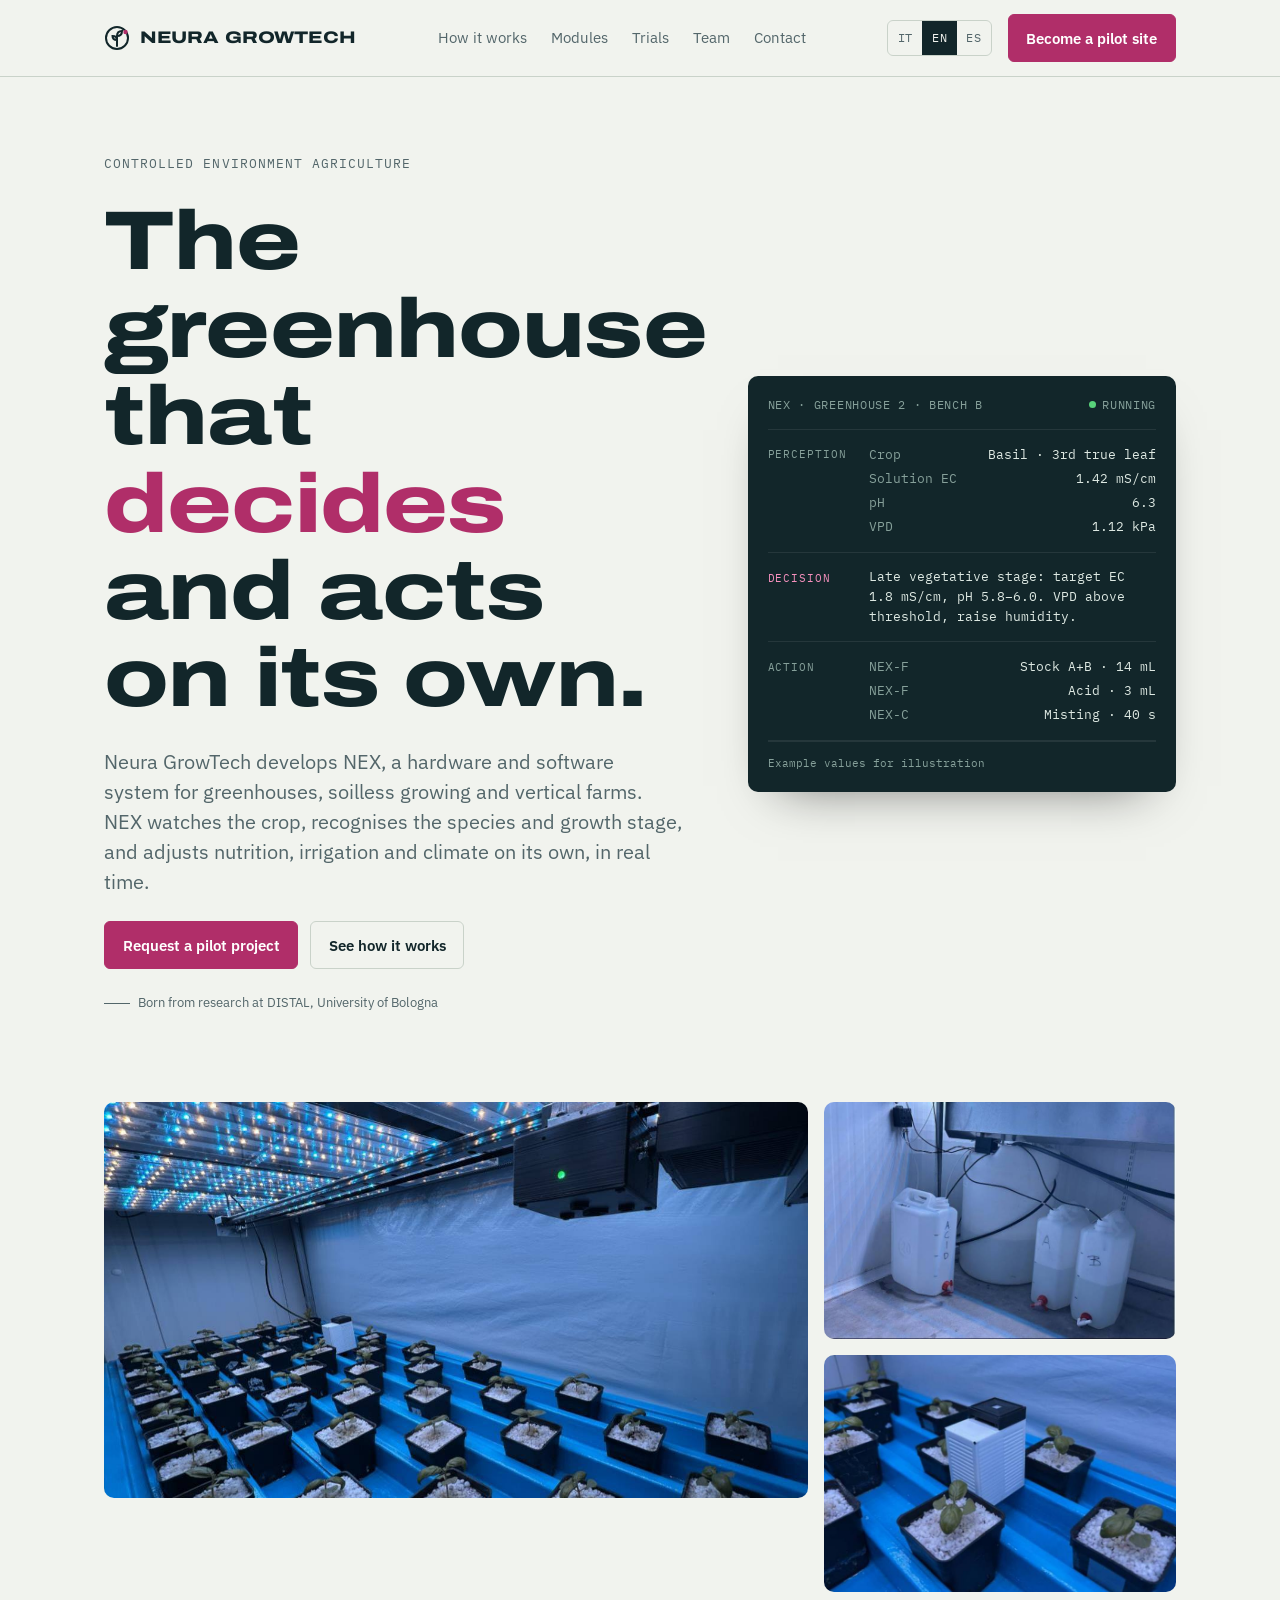
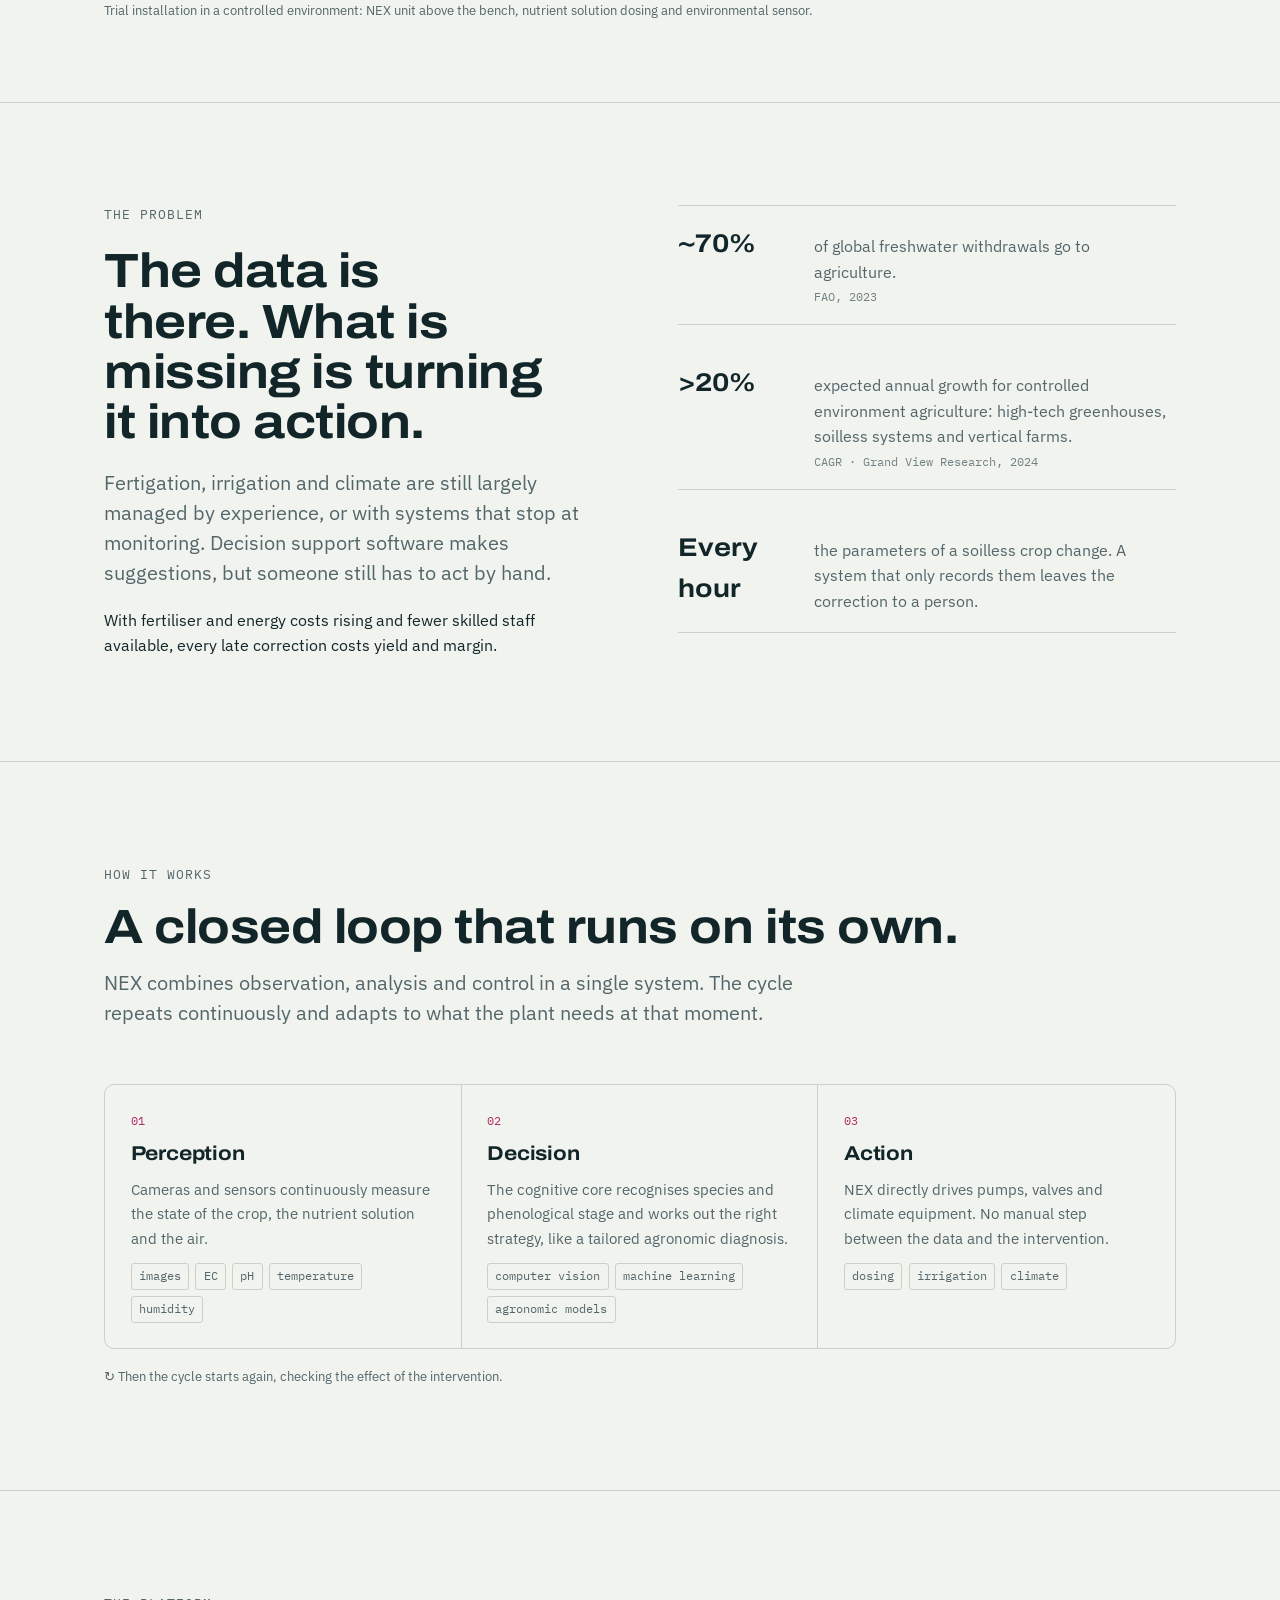
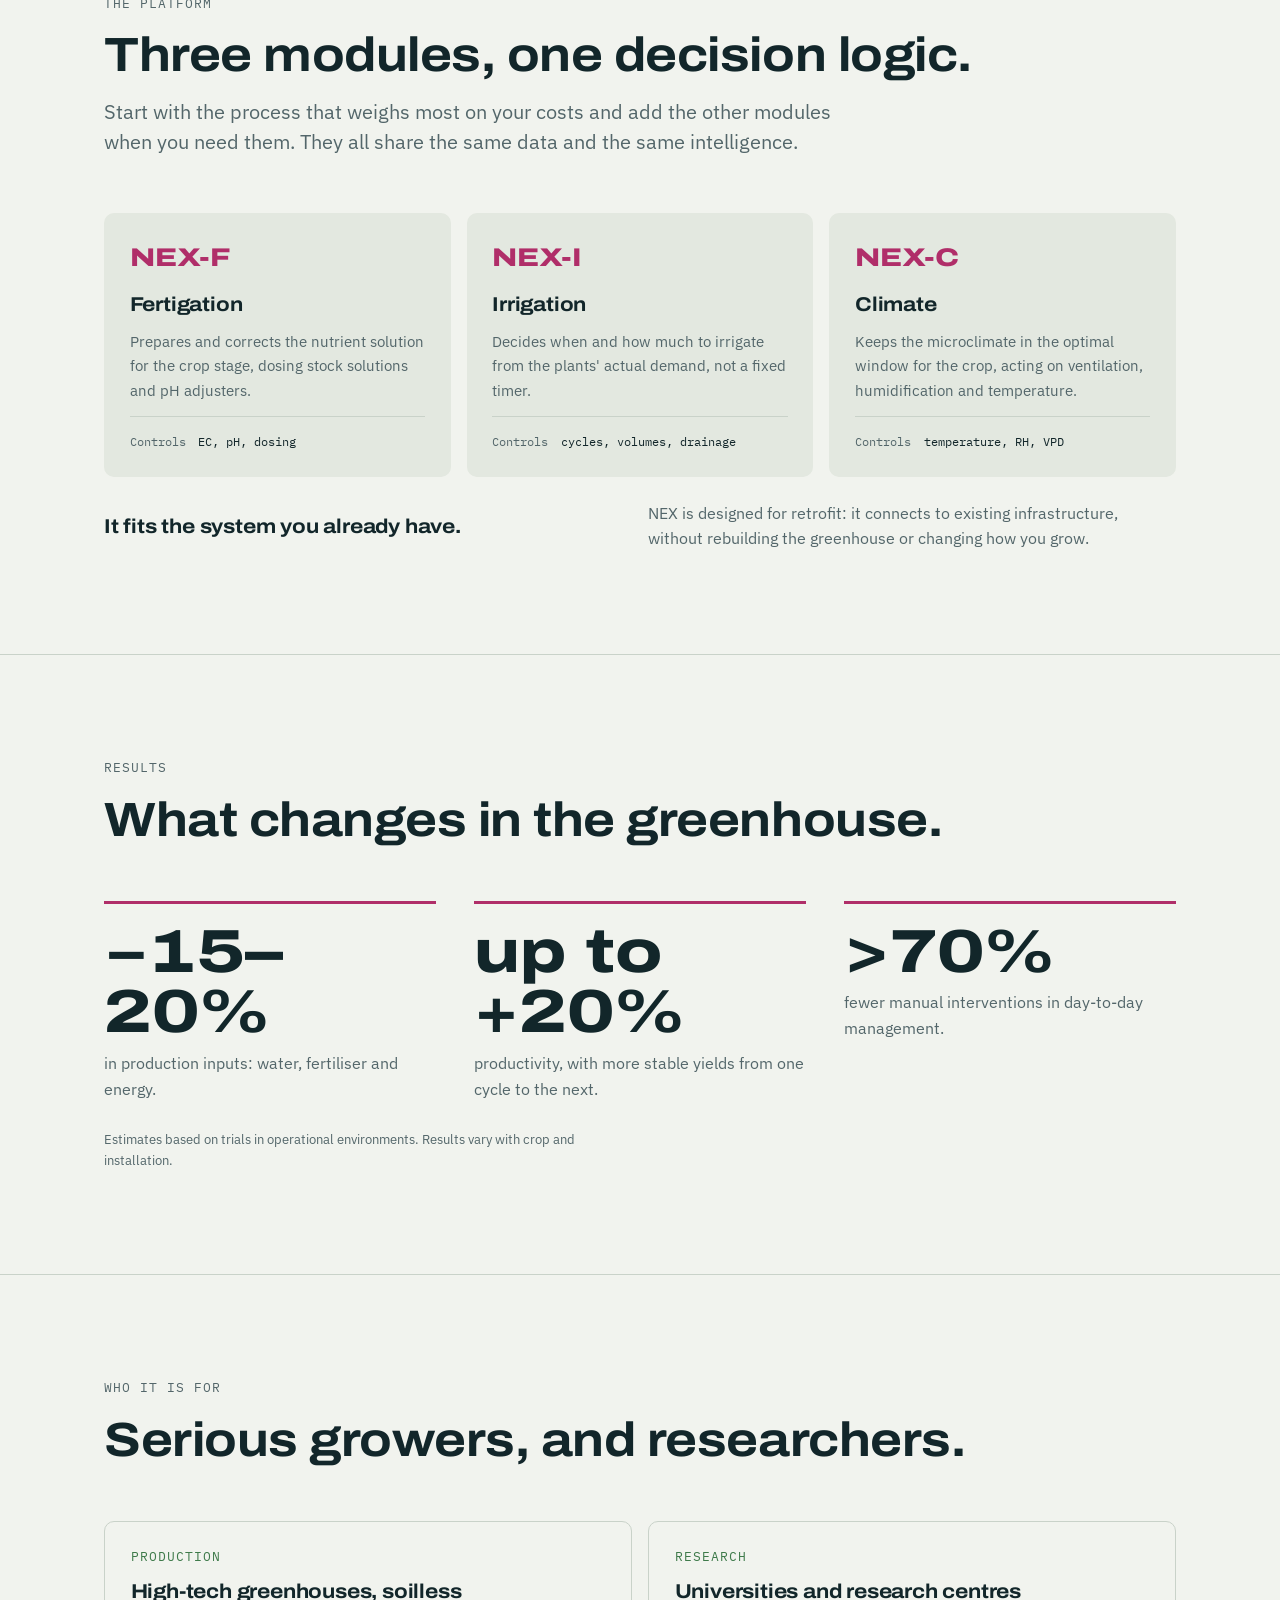
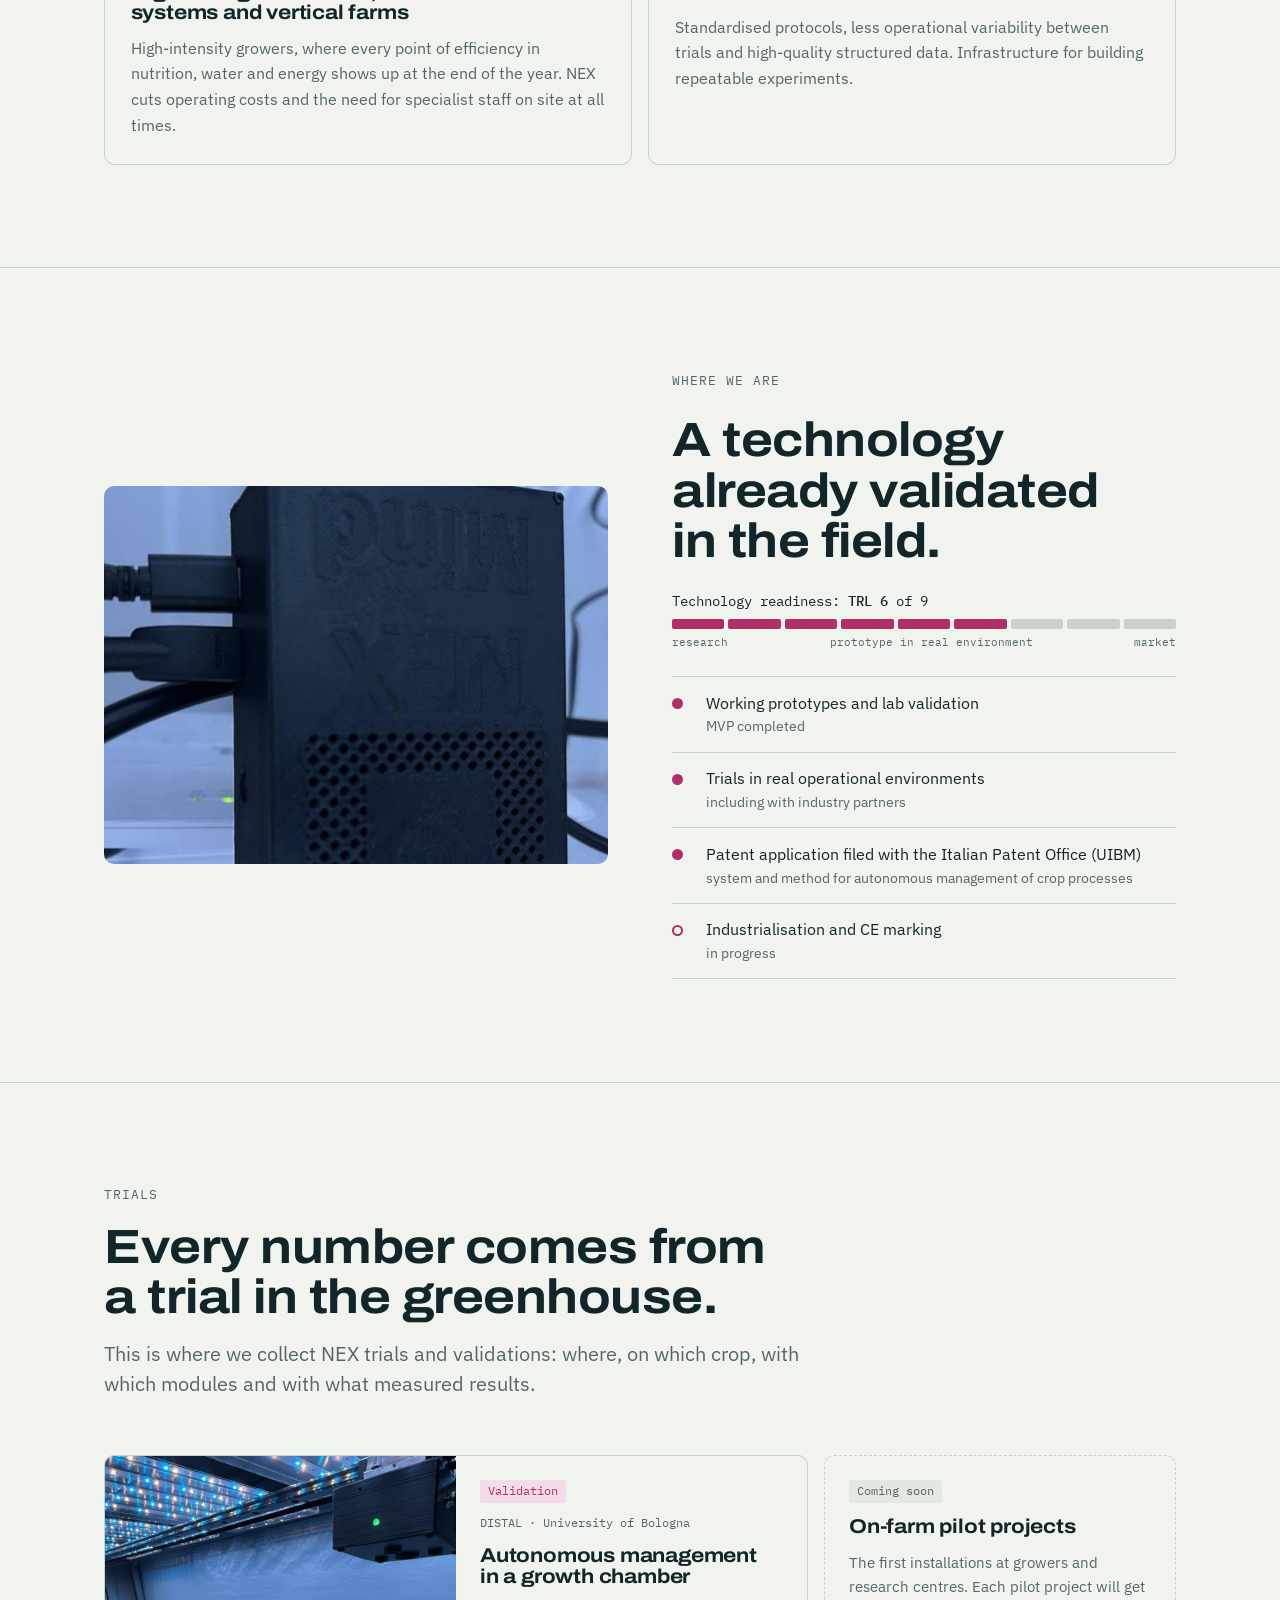
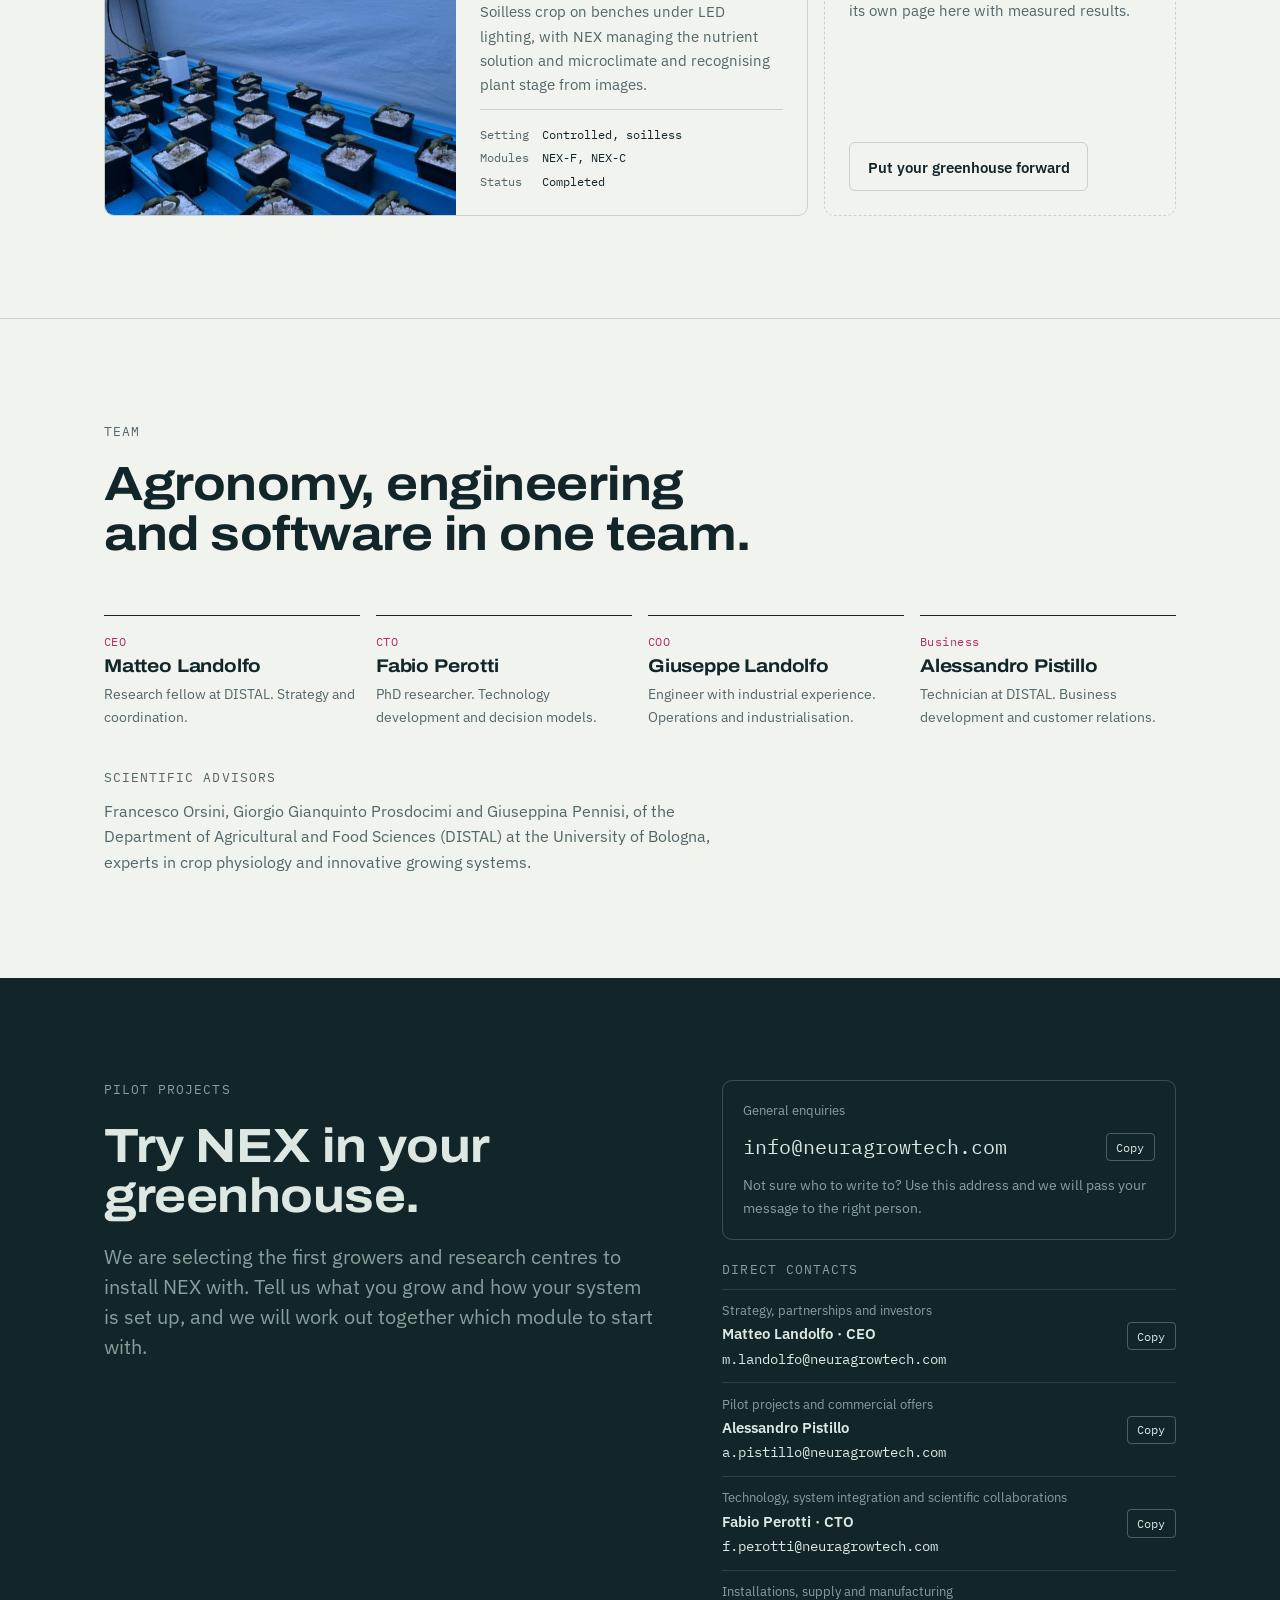
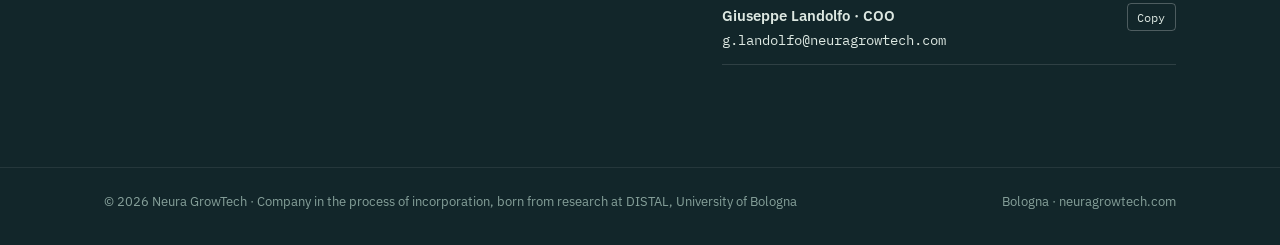
<file: en/index.html>
<!doctype html>
<html lang="en">
<head>
<meta charset="utf-8">
<meta name="viewport" content="width=device-width, initial-scale=1, viewport-fit=cover">
<title>Neura GrowTech · Autonomous crop management</title>
<meta name="description" content="Neura GrowTech develops NEX, the system that autonomously manages nutrition, irrigation and climate in greenhouses, soilless systems and vertical farms.">
<link rel="canonical" href="https://neuragrowtech.com/en/">
<link rel="alternate" hreflang="it" href="https://neuragrowtech.com/">
<link rel="alternate" hreflang="en" href="https://neuragrowtech.com/en/">
<link rel="alternate" hreflang="es" href="https://neuragrowtech.com/es/">
<link rel="alternate" hreflang="x-default" href="https://neuragrowtech.com/">
<meta property="og:type" content="website">
<meta property="og:title" content="Neura GrowTech · The greenhouse that decides and acts on its own">
<meta property="og:description" content="Neura GrowTech develops NEX, the system that autonomously manages nutrition, irrigation and climate in greenhouses, soilless systems and vertical farms.">
<meta property="og:url" content="https://neuragrowtech.com/en/">
<meta property="og:image" content="https://neuragrowtech.com/img/nex-camera-crescita.jpg">
<meta property="og:locale" content="en_GB">
<meta name="theme-color" content="#12262A">
<link rel="icon" href="/favicon.svg?v=2" type="image/svg+xml">
<link rel="preload" href="/fonts/archivo-var.woff2" as="font" type="font/woff2" crossorigin>
<link rel="stylesheet" href="/css/style.css?v=3">
<script data-cfasync="false" defer src="/js/main.js?v=3"></script>
</head>
<body>
<header>
  <div class="wrap nav">
    <a class="brand" href="#top" aria-label="Neura GrowTech, top of page">
      <svg width="26" height="26" viewBox="0 0 26 26" aria-hidden="true"><circle cx="13" cy="13" r="11" fill="none" stroke="currentColor" stroke-width="2"/><path d="M13 21V11c0-3 2-5 5-5 0 3-2 5-5 5M13 15c0-2.5-1.8-4-4.5-4 0 2.5 1.8 4 4.5 4" fill="none" stroke="currentColor" stroke-width="2" stroke-linecap="round"/><circle cx="21.5" cy="7" r="2.2" fill="var(--accent)"/></svg>
      NEURA GROWTECH
    </a>
    <ul>
      <li><a href="#how-it-works">How it works</a></li>
      <li><a href="#modules">Modules</a></li>
      <li><a href="#trials">Trials</a></li>
      <li><a href="#team">Team</a></li>
      <li><a href="#contact">Contact</a></li>
    </ul>
    <div class="nav-end">
      <nav class="lang" aria-label="Language"><a href="/" hreflang="it" lang="it" title="Italiano">IT</a><a href="/en/" aria-current="true" hreflang="en" lang="en" title="English">EN</a><a href="/es/" hreflang="es" lang="es" title="Español">ES</a></nav>
      <a class="btn" href="#contact">Become a pilot site</a>
    </div>
  </div>
</header>

<main id="top">
  <section class="hero">
    <div class="wrap hero-grid">
      <div class="hero-copy">
        <span class="eyebrow">Controlled environment agriculture</span>
        <h1>The greenhouse that <em>decides</em> and acts on its own.</h1>
        <p class="lede">Neura GrowTech develops NEX, a hardware and software system for greenhouses, soilless growing and vertical farms. NEX watches the crop, recognises the species and growth stage, and adjusts nutrition, irrigation and climate on its own, in real time.</p>
        <div class="cta-row">
          <a class="btn" href="#contact">Request a pilot project</a>
          <a class="btn ghost" href="#how-it-works">See how it works</a>
        </div>
        <span class="origin">Born from research at DISTAL, University of Bologna</span>
      </div>

      <div class="console" aria-label="Example of a NEX control cycle">
        <div class="console-head"><span>NEX · Greenhouse 2 · Bench B</span><span class="live">running</span></div>
        <div class="stage" data-i="0">
          <span class="tag">Perception</span>
          <dl>
            <dt>Crop</dt><dd>Basil · 3rd true leaf</dd>
            <dt>Solution EC</dt><dd>1.42 mS/cm</dd>
            <dt>pH</dt><dd>6.3</dd>
            <dt>VPD</dt><dd>1.12 kPa</dd>
          </dl>
        </div>
        <div class="stage" data-i="1">
          <span class="tag">Decision</span>
          <p>Late vegetative stage: target EC 1.8 mS/cm, pH 5.8–6.0. VPD above threshold, raise humidity.</p>
        </div>
        <div class="stage" data-i="2">
          <span class="tag">Action</span>
          <dl>
            <dt>NEX-F</dt><dd>Stock A+B · 14 mL</dd>
            <dt>NEX-F</dt><dd>Acid · 3 mL</dd>
            <dt>NEX-C</dt><dd>Misting · 40 s</dd>
          </dl>
        </div>
        <div class="console-foot">Example values for illustration</div>
      </div>
    </div>
  </section>

  <div class="wrap" style="padding-bottom:clamp(3rem,7vw,5rem)">
    <div class="band">
      <figure class="photo"><img loading="lazy" src="/img/nex-camera-crescita.jpg" alt="Soilless growing bench under LED lights, with the NEX system installed above the plants"></figure>
      <div class="side">
        <figure class="photo"><img loading="lazy" src="/img/nex-f-dosaggio.jpg" alt="Stock solution tanks A, B and acid connected to the NEX-F dosing system"></figure>
        <figure class="photo"><img loading="lazy" src="/img/nex-sensore.jpg" alt="NEX environmental sensor placed among basil plants"></figure>
      </div>
    </div>
    <figcaption>Trial installation in a controlled environment: NEX unit above the bench, nutrient solution dosing and environmental sensor.</figcaption>
  </div>

  <section>
    <div class="wrap split">
      <div>
        <span class="eyebrow">The problem</span>
        <h2>The data is there. What is missing is turning it into action.</h2>
        <p class="lede">Fertigation, irrigation and climate are still largely managed by experience, or with systems that stop at monitoring. Decision support software makes suggestions, but someone still has to act by hand.</p>
        <p>With fertiliser and energy costs rising and fewer skilled staff available, every late correction costs yield and margin.</p>
      </div>
      <div class="facts">
        <div class="fact"><b>~70%</b><span>of global freshwater withdrawals go to agriculture.<small>FAO, 2023</small></span></div>
        <div class="fact"><b>&gt;20%</b><span>expected annual growth for controlled environment agriculture: high-tech greenhouses, soilless systems and vertical farms.<small>CAGR · Grand View Research, 2024</small></span></div>
        <div class="fact"><b>Every hour</b><span>the parameters of a soilless crop change. A system that only records them leaves the correction to a person.</span></div>
      </div>
    </div>
  </section>

  <section id="how-it-works">
    <div class="wrap">
      <div class="section-head">
        <span class="eyebrow">How it works</span>
        <h2>A closed loop that runs on its own.</h2>
        <p class="lede">NEX combines observation, analysis and control in a single system. The cycle repeats continuously and adapts to what the plant needs at that moment.</p>
      </div>
      <div class="loop">
        <div class="step">
          <h3>Perception</h3>
          <p>Cameras and sensors continuously measure the state of the crop, the nutrient solution and the air.</p>
          <ul><li>images</li><li>EC</li><li>pH</li><li>temperature</li><li>humidity</li></ul>
        </div>
        <div class="step">
          <h3>Decision</h3>
          <p>The cognitive core recognises species and phenological stage and works out the right strategy, like a tailored agronomic diagnosis.</p>
          <ul><li>computer vision</li><li>machine learning</li><li>agronomic models</li></ul>
        </div>
        <div class="step">
          <h3>Action</h3>
          <p>NEX directly drives pumps, valves and climate equipment. No manual step between the data and the intervention.</p>
          <ul><li>dosing</li><li>irrigation</li><li>climate</li></ul>
        </div>
      </div>
      <p class="loop-note">↻ Then the cycle starts again, checking the effect of the intervention.</p>
    </div>
  </section>

  <section id="modules">
    <div class="wrap">
      <div class="section-head">
        <span class="eyebrow">The platform</span>
        <h2>Three modules, one decision logic.</h2>
        <p class="lede">Start with the process that weighs most on your costs and add the other modules when you need them. They all share the same data and the same intelligence.</p>
      </div>
      <div class="modules">
        <article class="module">
          <span class="code">NEX-F</span>
          <h3>Fertigation</h3>
          <p>Prepares and corrects the nutrient solution for the crop stage, dosing stock solutions and pH adjusters.</p>
          <dl><dt>Controls</dt><dd>EC, pH, dosing</dd></dl>
        </article>
        <article class="module">
          <span class="code">NEX-I</span>
          <h3>Irrigation</h3>
          <p>Decides when and how much to irrigate from the plants' actual demand, not a fixed timer.</p>
          <dl><dt>Controls</dt><dd>cycles, volumes, drainage</dd></dl>
        </article>
        <article class="module">
          <span class="code">NEX-C</span>
          <h3>Climate</h3>
          <p>Keeps the microclimate in the optimal window for the crop, acting on ventilation, humidification and temperature.</p>
          <dl><dt>Controls</dt><dd>temperature, RH, VPD</dd></dl>
        </article>
      </div>
      <div class="retrofit">
        <h3>It fits the system you already have.</h3>
        <p>NEX is designed for retrofit: it connects to existing infrastructure, without rebuilding the greenhouse or changing how you grow.</p>
      </div>
    </div>
  </section>

  <section>
    <div class="wrap">
      <div class="section-head">
        <span class="eyebrow">Results</span>
        <h2>What changes in the greenhouse.</h2>
      </div>
      <div class="results">
        <div class="result"><span class="num">−15–20%</span><p>in production inputs: water, fertiliser and energy.</p></div>
        <div class="result"><span class="num">up to +20%</span><p>productivity, with more stable yields from one cycle to the next.</p></div>
        <div class="result"><span class="num">&gt;70%</span><p>fewer manual interventions in day-to-day management.</p></div>
      </div>
      <p class="footnote">Estimates based on trials in operational environments. Results vary with crop and installation.</p>
    </div>
  </section>

  <section>
    <div class="wrap">
      <div class="section-head">
        <span class="eyebrow">Who it is for</span>
        <h2>Serious growers, and researchers.</h2>
      </div>
      <div class="aud">
        <article>
          <span class="eyebrow">Production</span>
          <h3>High-tech greenhouses, soilless systems and vertical farms</h3>
          <p>High-intensity growers, where every point of efficiency in nutrition, water and energy shows up at the end of the year. NEX cuts operating costs and the need for specialist staff on site at all times.</p>
        </article>
        <article>
          <span class="eyebrow">Research</span>
          <h3>Universities and research centres</h3>
          <p>Standardised protocols, less operational variability between trials and high-quality structured data. Infrastructure for building repeatable experiments.</p>
        </article>
      </div>
    </div>
  </section>

  <section id="technology">
    <div class="wrap status">
      <figure class="photo"><img loading="lazy" src="/img/nex-unita.jpg" alt="NEX computing unit"></figure>
      <div style="display:flex;flex-direction:column;gap:1.5rem;min-width:0">
        <span class="eyebrow">Where we are</span>
        <h2>A technology already validated in the field.</h2>
        <div>
          <div class="mono" style="font-size:.85rem">Technology readiness: <b>TRL 6</b> of 9</div>
          <div class="trl" aria-hidden="true"><span class="done"></span><span class="done"></span><span class="done"></span><span class="done"></span><span class="done"></span><span class="done"></span><span></span><span></span><span></span></div>
          <div class="trl-labels"><span>research</span><span>prototype in real environment</span><span>market</span></div>
        </div>
        <ul class="milestones">
          <li><span class="dot done"></span><div>Working prototypes and lab validation<small>MVP completed</small></div></li>
          <li><span class="dot done"></span><div>Trials in real operational environments<small>including with industry partners</small></div></li>
          <li><span class="dot done"></span><div>Patent application filed with the Italian Patent Office (UIBM)<small>system and method for autonomous management of crop processes</small></div></li>
          <li><span class="dot"></span><div>Industrialisation and CE marking<small>in progress</small></div></li>
        </ul>
      </div>
    </div>
  </section>

  <section id="trials">
    <div class="wrap">
      <div class="section-head">
        <span class="eyebrow">Trials</span>
        <h2>Every number comes from a trial in the greenhouse.</h2>
        <p class="lede">This is where we collect NEX trials and validations: where, on which crop, with which modules and with what measured results.</p>
      </div>
      <div class="trials">
        <article class="trial">
          <figure class="photo"><img loading="lazy" src="/img/nex-camera-crescita.jpg" alt="Growth chamber with NEX installed above the bench"></figure>
          <div class="trial-body">
            <div class="trial-meta"><span class="pill">Validation</span><span class="mono">DISTAL · University of Bologna</span></div>
            <h3>Autonomous management in a growth chamber</h3>
            <p>Soilless crop on benches under LED lighting, with NEX managing the nutrient solution and microclimate and recognising plant stage from images.</p>
            <dl class="trial-facts">
              <dt>Setting</dt><dd>Controlled, soilless</dd>
              <dt>Modules</dt><dd>NEX-F, NEX-C</dd>
              <dt>Status</dt><dd>Completed</dd>
            </dl>
          </div>
        </article>
        <article class="trial upcoming">
          <div class="trial-body">
            <div class="trial-meta"><span class="pill">Coming soon</span></div>
            <h3>On-farm pilot projects</h3>
            <p>The first installations at growers and research centres. Each pilot project will get its own page here with measured results.</p>
            <a class="btn ghost" href="#contact">Put your greenhouse forward</a>
          </div>
        </article>
      </div>
    </div>
  </section>

  <section id="team">
    <div class="wrap">
      <div class="section-head">
        <span class="eyebrow">Team</span>
        <h2>Agronomy, engineering and software in one team.</h2>
      </div>
      <div class="team">
        <div class="person"><span class="role">CEO</span><h3>Matteo Landolfo</h3><p>Research fellow at DISTAL. Strategy and coordination.</p></div>
        <div class="person"><span class="role">CTO</span><h3>Fabio Perotti</h3><p>PhD researcher. Technology development and decision models.</p></div>
        <div class="person"><span class="role">COO</span><h3>Giuseppe Landolfo</h3><p>Engineer with industrial experience. Operations and industrialisation.</p></div>
        <div class="person"><span class="role">Business</span><h3>Alessandro Pistillo</h3><p>Technician at DISTAL. Business development and customer relations.</p></div>
      </div>
      <div class="advisors">
        <span class="eyebrow">Scientific advisors</span>
        <p>Francesco Orsini, Giorgio Gianquinto Prosdocimi and Giuseppina Pennisi, of the Department of Agricultural and Food Sciences (DISTAL) at the University of Bologna, experts in crop physiology and innovative growing systems.</p>
      </div>
    </div>
  </section>

  <section class="contact" id="contact">
    <div class="wrap contact-grid">
      <div>
        <span class="eyebrow">Pilot projects</span>
        <h2>Try NEX in your greenhouse.</h2>
        <p class="lede">We are selecting the first growers and research centres to install NEX with. Tell us what you grow and how your system is set up, and we will work out together which module to start with.</p>
      </div>
      <div class="contact-side">
        <div class="mail-primary">
          <small>General enquiries</small>
          <div class="mail-primary-row"><a class="addr" href="mailto:info@neuragrowtech.com">info@neuragrowtech.com</a><button class="copy" type="button" data-done="Copied" data-copy="info@neuragrowtech.com">Copy</button></div>
          <p>Not sure who to write to? Use this address and we will pass your message to the right person.</p>
        </div>
        <span class="eyebrow">Direct contacts</span>
        <div class="mail compact">
          <div class="mail-row"><div><small>Strategy, partnerships and investors</small><b>Matteo Landolfo · CEO</b><a class="addr" href="mailto:m.landolfo@neuragrowtech.com">m.landolfo@neuragrowtech.com</a></div><button class="copy" type="button" data-done="Copied" data-copy="m.landolfo@neuragrowtech.com">Copy</button></div>
          <div class="mail-row"><div><small>Pilot projects and commercial offers</small><b>Alessandro Pistillo</b><a class="addr" href="mailto:a.pistillo@neuragrowtech.com">a.pistillo@neuragrowtech.com</a></div><button class="copy" type="button" data-done="Copied" data-copy="a.pistillo@neuragrowtech.com">Copy</button></div>
          <div class="mail-row"><div><small>Technology, system integration and scientific collaborations</small><b>Fabio Perotti · CTO</b><a class="addr" href="mailto:f.perotti@neuragrowtech.com">f.perotti@neuragrowtech.com</a></div><button class="copy" type="button" data-done="Copied" data-copy="f.perotti@neuragrowtech.com">Copy</button></div>
          <div class="mail-row"><div><small>Installations, supply and manufacturing</small><b>Giuseppe Landolfo · COO</b><a class="addr" href="mailto:g.landolfo@neuragrowtech.com">g.landolfo@neuragrowtech.com</a></div><button class="copy" type="button" data-done="Copied" data-copy="g.landolfo@neuragrowtech.com">Copy</button></div>
        </div>
      </div>
    </div>
  </section>
</main>

<footer>
  <div class="wrap">
    <span>© 2026 Neura GrowTech · Company in the process of incorporation, born from research at DISTAL, University of Bologna</span>
    <span>Bologna · neuragrowtech.com</span>
  </div>
</footer>
</body>
</html>
</file>
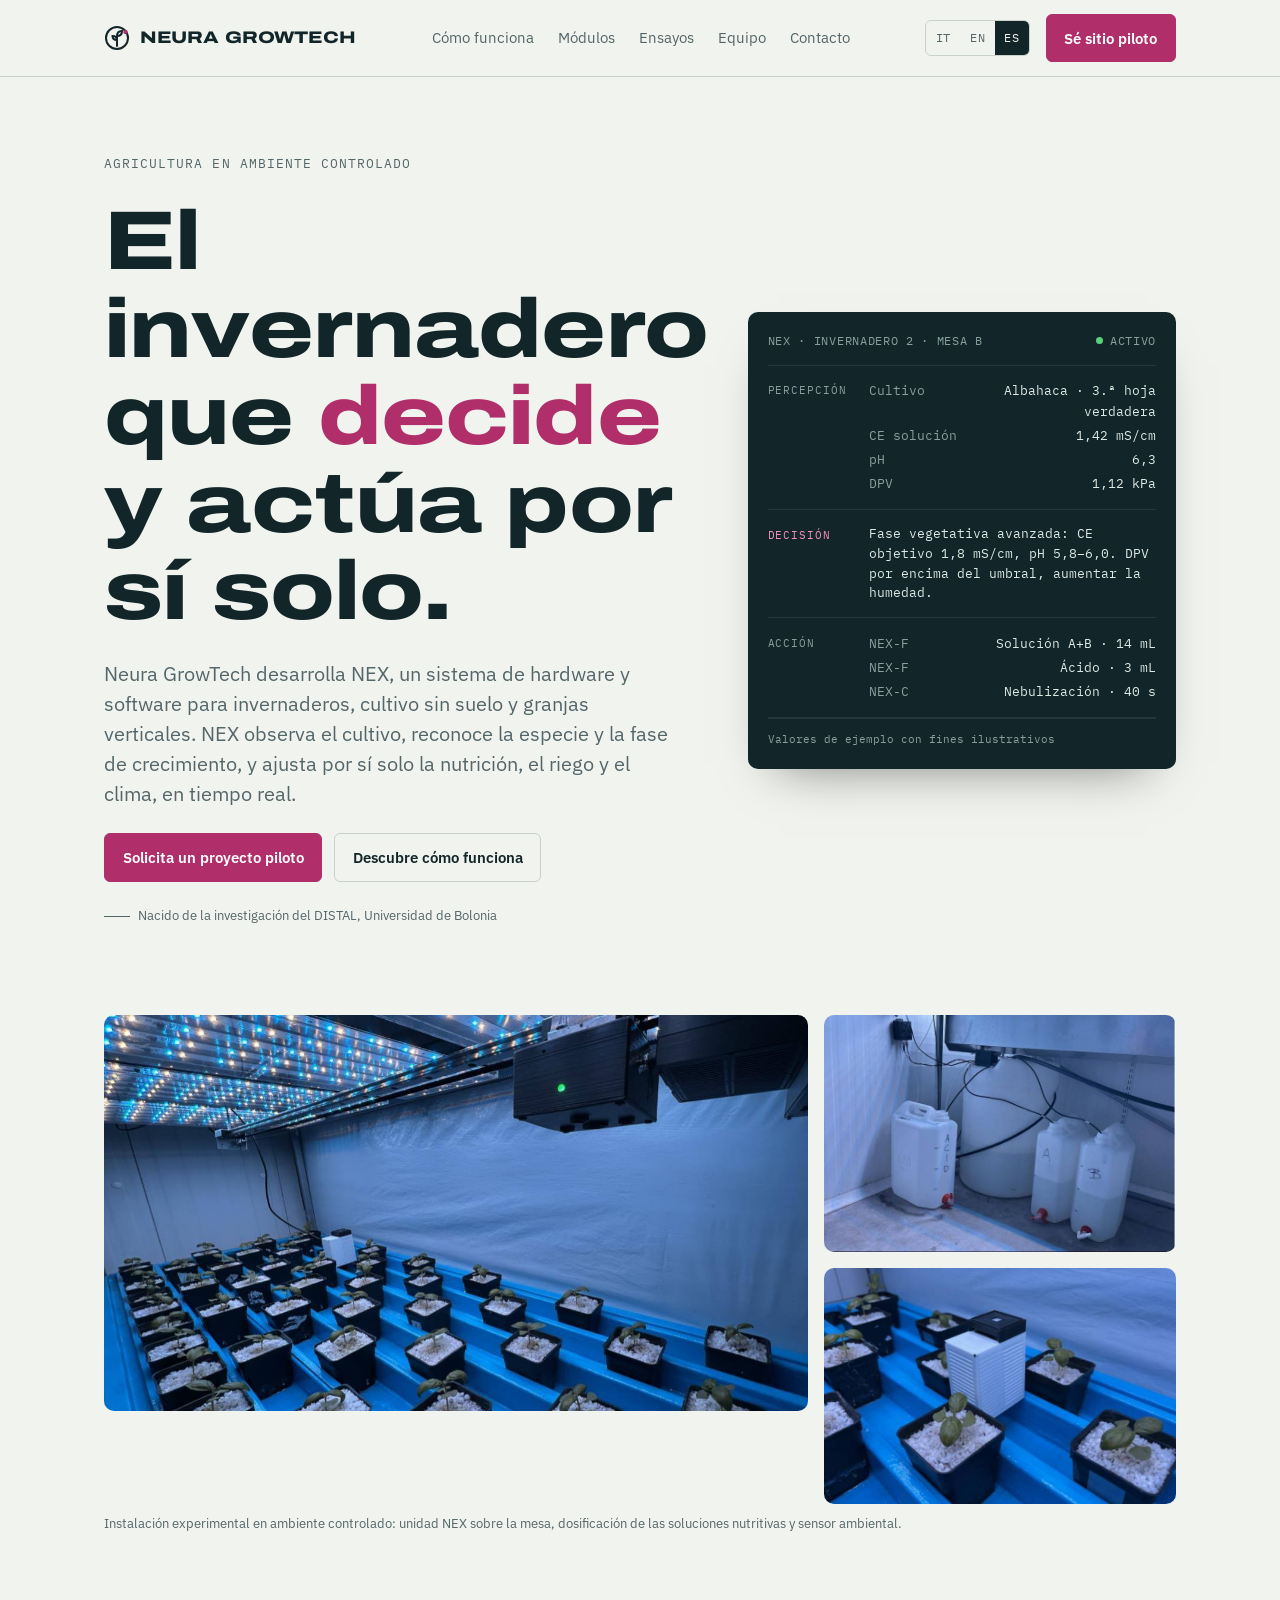
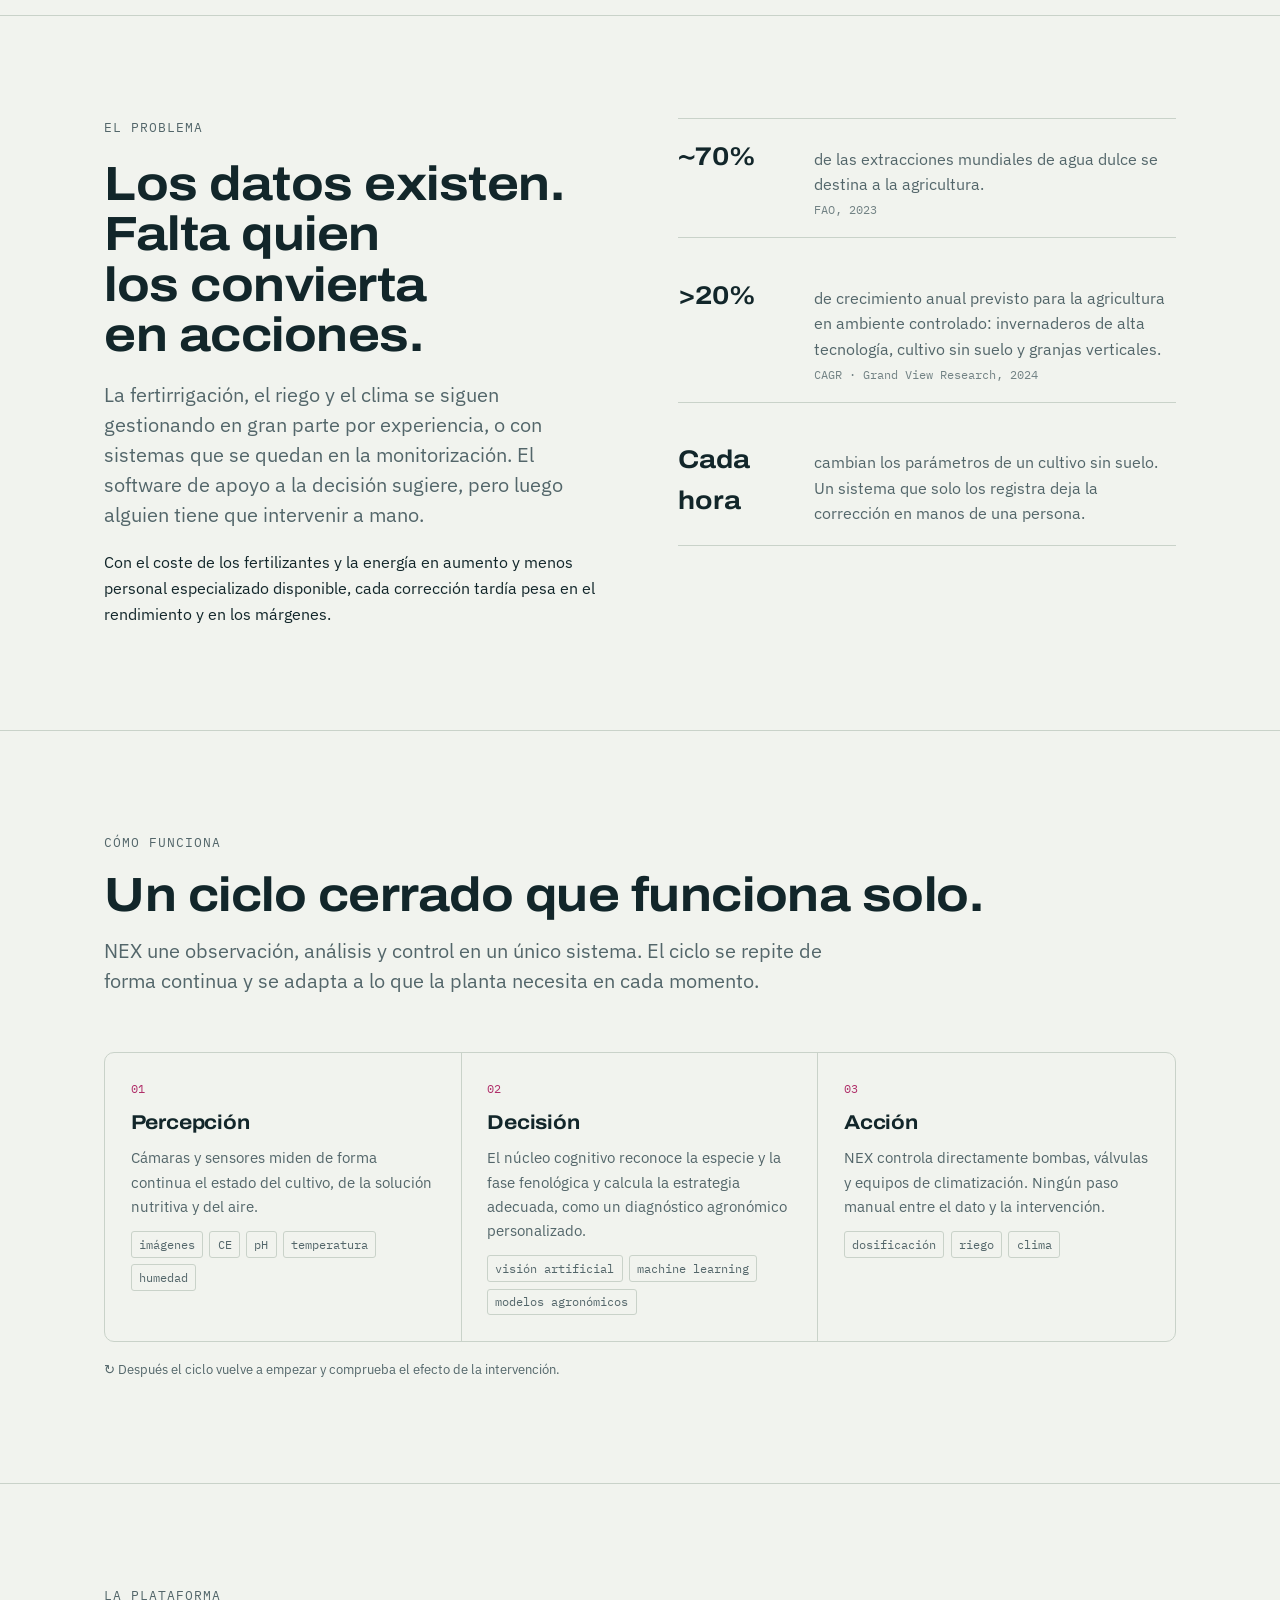
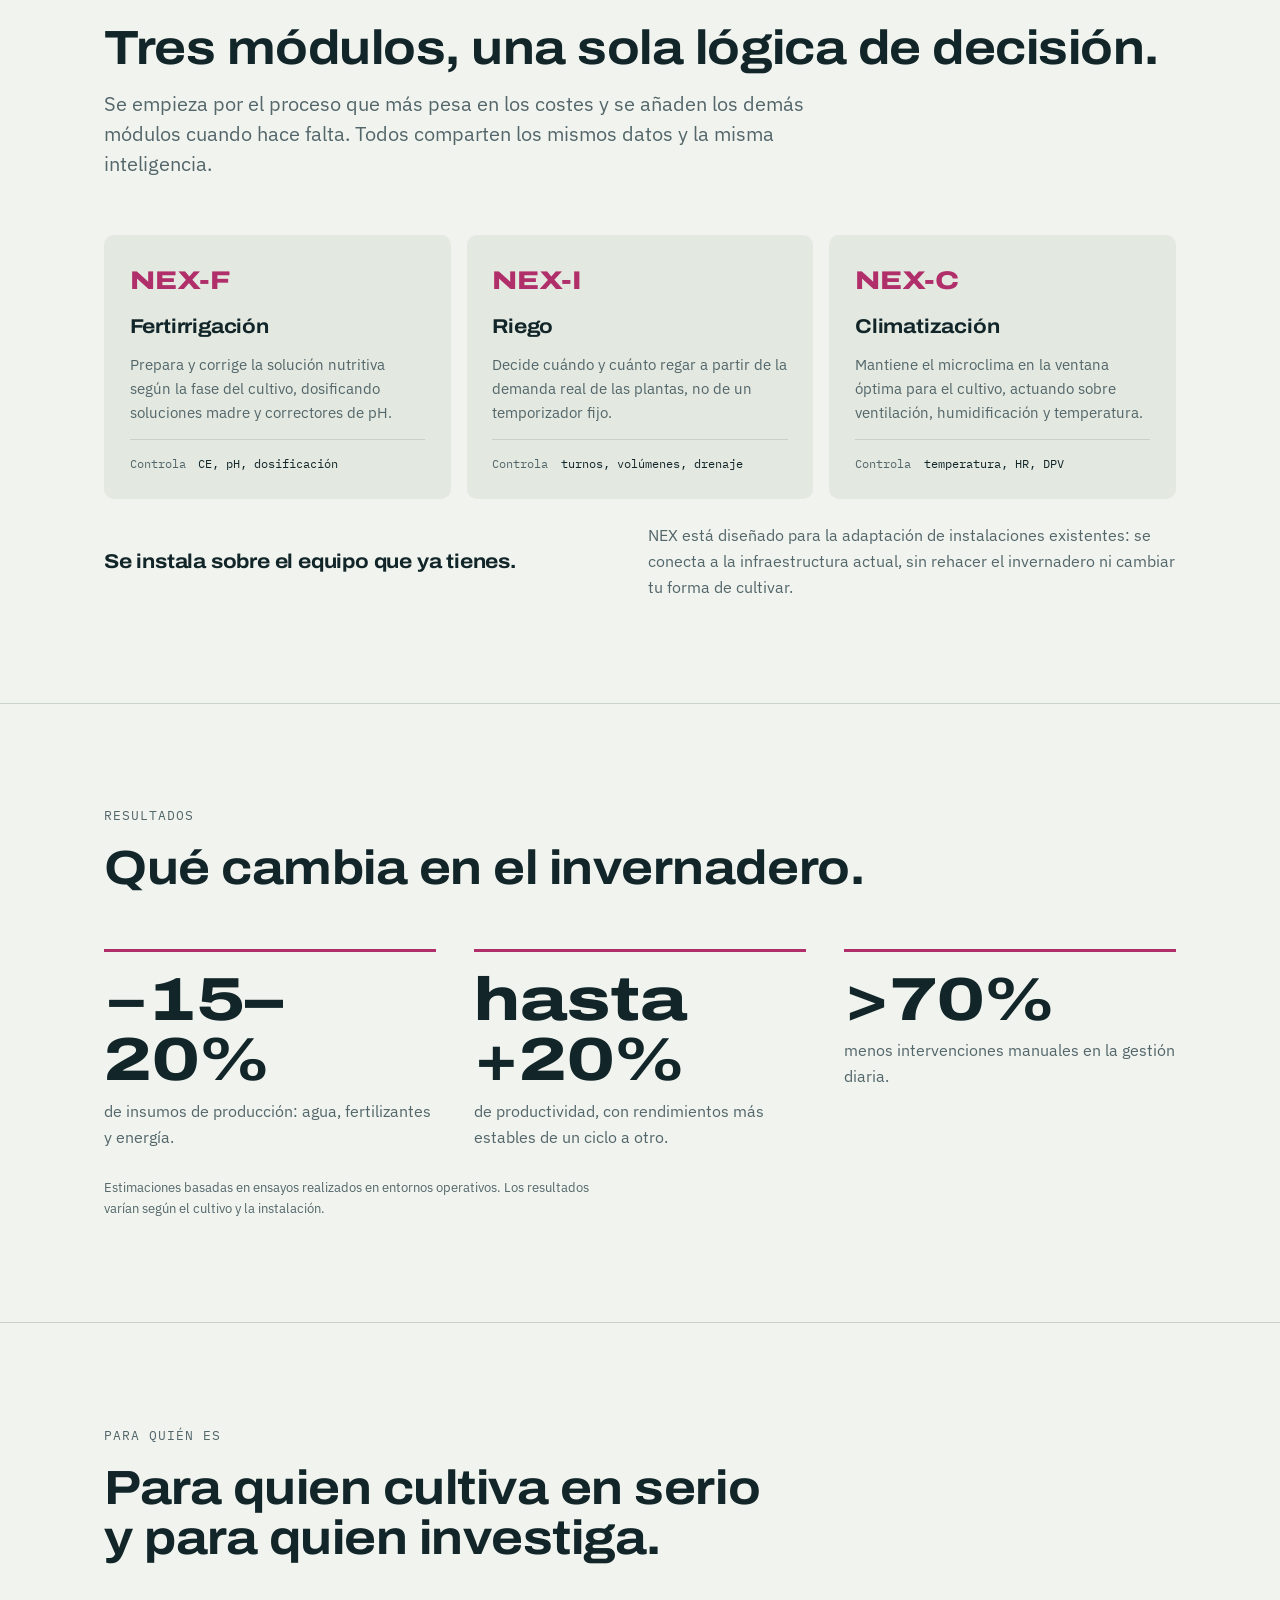
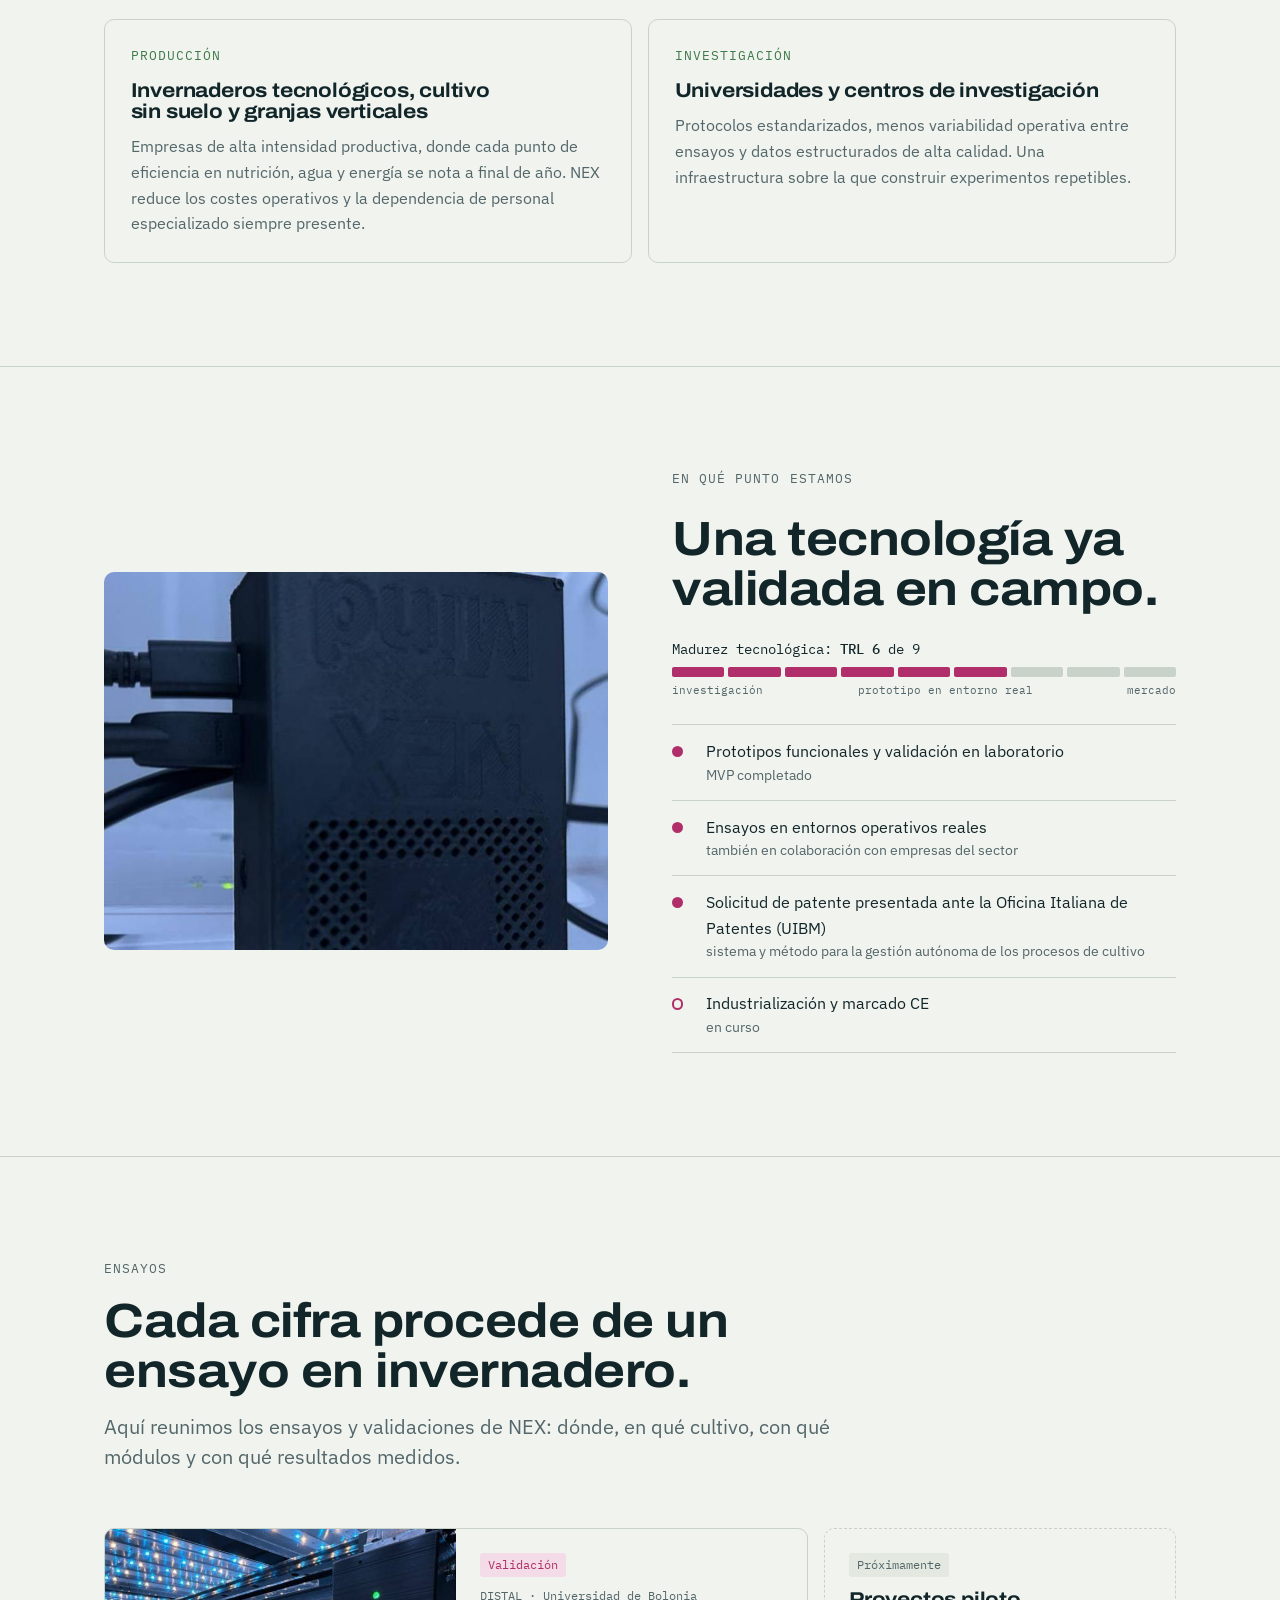
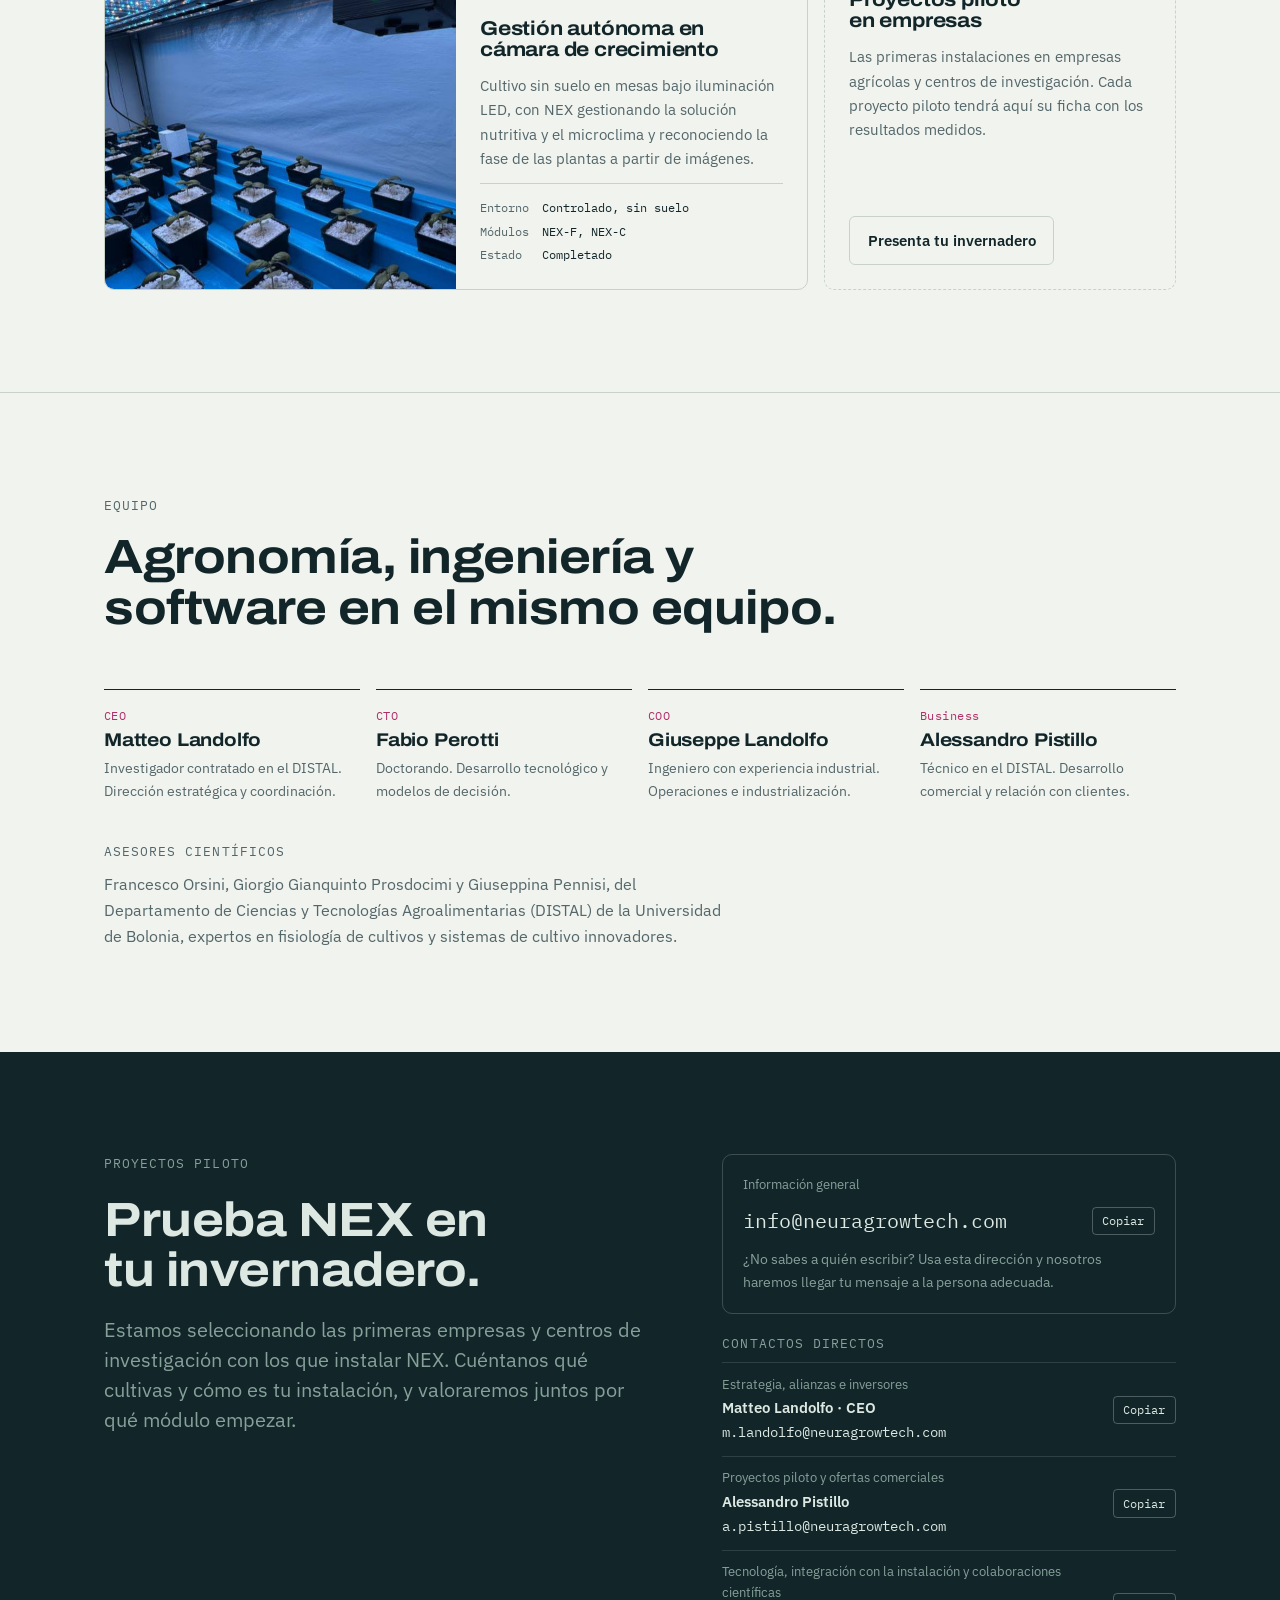
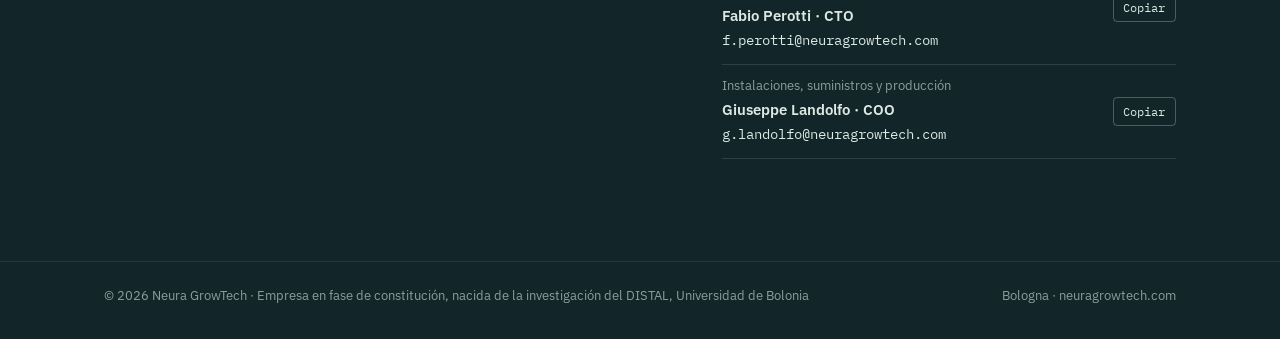
<file: es/index.html>
<!doctype html>
<html lang="es">
<head>
<meta charset="utf-8">
<meta name="viewport" content="width=device-width, initial-scale=1, viewport-fit=cover">
<title>Neura GrowTech · Gestión autónoma de cultivos</title>
<meta name="description" content="Neura GrowTech desarrolla NEX, el sistema que gestiona de forma autónoma la nutrición, el riego y el clima en invernaderos, cultivos sin suelo y granjas verticales.">
<link rel="canonical" href="https://neuragrowtech.com/es/">
<link rel="alternate" hreflang="it" href="https://neuragrowtech.com/">
<link rel="alternate" hreflang="en" href="https://neuragrowtech.com/en/">
<link rel="alternate" hreflang="es" href="https://neuragrowtech.com/es/">
<link rel="alternate" hreflang="x-default" href="https://neuragrowtech.com/">
<meta property="og:type" content="website">
<meta property="og:title" content="Neura GrowTech · El invernadero que decide y actúa por sí solo">
<meta property="og:description" content="Neura GrowTech desarrolla NEX, el sistema que gestiona de forma autónoma la nutrición, el riego y el clima en invernaderos, cultivos sin suelo y granjas verticales.">
<meta property="og:url" content="https://neuragrowtech.com/es/">
<meta property="og:image" content="https://neuragrowtech.com/img/nex-camera-crescita.jpg">
<meta property="og:locale" content="es_ES">
<meta name="theme-color" content="#12262A">
<link rel="icon" href="/favicon.svg?v=2" type="image/svg+xml">
<link rel="preload" href="/fonts/archivo-var.woff2" as="font" type="font/woff2" crossorigin>
<link rel="stylesheet" href="/css/style.css?v=3">
<script data-cfasync="false" defer src="/js/main.js?v=3"></script>
</head>
<body>
<header>
  <div class="wrap nav">
    <a class="brand" href="#top" aria-label="Neura GrowTech, inicio de la página">
      <svg width="26" height="26" viewBox="0 0 26 26" aria-hidden="true"><circle cx="13" cy="13" r="11" fill="none" stroke="currentColor" stroke-width="2"/><path d="M13 21V11c0-3 2-5 5-5 0 3-2 5-5 5M13 15c0-2.5-1.8-4-4.5-4 0 2.5 1.8 4 4.5 4" fill="none" stroke="currentColor" stroke-width="2" stroke-linecap="round"/><circle cx="21.5" cy="7" r="2.2" fill="var(--accent)"/></svg>
      NEURA GROWTECH
    </a>
    <ul>
      <li><a href="#como-funciona">Cómo funciona</a></li>
      <li><a href="#modulos">Módulos</a></li>
      <li><a href="#ensayos">Ensayos</a></li>
      <li><a href="#team">Equipo</a></li>
      <li><a href="#contacto">Contacto</a></li>
    </ul>
    <div class="nav-end">
      <nav class="lang" aria-label="Idioma"><a href="/" hreflang="it" lang="it" title="Italiano">IT</a><a href="/en/" hreflang="en" lang="en" title="English">EN</a><a href="/es/" aria-current="true" hreflang="es" lang="es" title="Español">ES</a></nav>
      <a class="btn" href="#contacto">Sé sitio piloto</a>
    </div>
  </div>
</header>

<main id="top">
  <section class="hero">
    <div class="wrap hero-grid">
      <div class="hero-copy">
        <span class="eyebrow">Agricultura en ambiente controlado</span>
        <h1>El invernadero que <em>decide</em> y actúa por sí solo.</h1>
        <p class="lede">Neura GrowTech desarrolla NEX, un sistema de hardware y software para invernaderos, cultivo sin suelo y granjas verticales. NEX observa el cultivo, reconoce la especie y la fase de crecimiento, y ajusta por sí solo la nutrición, el riego y el clima, en tiempo real.</p>
        <div class="cta-row">
          <a class="btn" href="#contacto">Solicita un proyecto piloto</a>
          <a class="btn ghost" href="#como-funciona">Descubre cómo funciona</a>
        </div>
        <span class="origin">Nacido de la investigación del DISTAL, Universidad de Bolonia</span>
      </div>

      <div class="console" aria-label="Ejemplo de un ciclo de control de NEX">
        <div class="console-head"><span>NEX · Invernadero 2 · Mesa B</span><span class="live">activo</span></div>
        <div class="stage" data-i="0">
          <span class="tag">Percepción</span>
          <dl>
            <dt>Cultivo</dt><dd>Albahaca · 3.ª hoja verdadera</dd>
            <dt>CE solución</dt><dd>1,42 mS/cm</dd>
            <dt>pH</dt><dd>6,3</dd>
            <dt>DPV</dt><dd>1,12 kPa</dd>
          </dl>
        </div>
        <div class="stage" data-i="1">
          <span class="tag">Decisión</span>
          <p>Fase vegetativa avanzada: CE objetivo 1,8 mS/cm, pH 5,8–6,0. DPV por encima del umbral, aumentar la humedad.</p>
        </div>
        <div class="stage" data-i="2">
          <span class="tag">Acción</span>
          <dl>
            <dt>NEX-F</dt><dd>Solución A+B · 14 mL</dd>
            <dt>NEX-F</dt><dd>Ácido · 3 mL</dd>
            <dt>NEX-C</dt><dd>Nebulización · 40 s</dd>
          </dl>
        </div>
        <div class="console-foot">Valores de ejemplo con fines ilustrativos</div>
      </div>
    </div>
  </section>

  <div class="wrap" style="padding-bottom:clamp(3rem,7vw,5rem)">
    <div class="band">
      <figure class="photo"><img loading="lazy" src="/img/nex-camera-crescita.jpg" alt="Mesa de cultivo sin suelo bajo luces LED, con el sistema NEX instalado sobre las plantas"></figure>
      <div class="side">
        <figure class="photo"><img loading="lazy" src="/img/nex-f-dosaggio.jpg" alt="Depósitos de soluciones madre A, B y ácido conectados al sistema de dosificación NEX-F"></figure>
        <figure class="photo"><img loading="lazy" src="/img/nex-sensore.jpg" alt="Sensor ambiental NEX colocado entre plantas de albahaca"></figure>
      </div>
    </div>
    <figcaption>Instalación experimental en ambiente controlado: unidad NEX sobre la mesa, dosificación de las soluciones nutritivas y sensor ambiental.</figcaption>
  </div>

  <section>
    <div class="wrap split">
      <div>
        <span class="eyebrow">El problema</span>
        <h2>Los datos existen. Falta quien los convierta en acciones.</h2>
        <p class="lede">La fertirrigación, el riego y el clima se siguen gestionando en gran parte por experiencia, o con sistemas que se quedan en la monitorización. El software de apoyo a la decisión sugiere, pero luego alguien tiene que intervenir a mano.</p>
        <p>Con el coste de los fertilizantes y la energía en aumento y menos personal especializado disponible, cada corrección tardía pesa en el rendimiento y en los márgenes.</p>
      </div>
      <div class="facts">
        <div class="fact"><b>~70%</b><span>de las extracciones mundiales de agua dulce se destina a la agricultura.<small>FAO, 2023</small></span></div>
        <div class="fact"><b>&gt;20%</b><span>de crecimiento anual previsto para la agricultura en ambiente controlado: invernaderos de alta tecnología, cultivo sin suelo y granjas verticales.<small>CAGR · Grand View Research, 2024</small></span></div>
        <div class="fact"><b>Cada hora</b><span>cambian los parámetros de un cultivo sin suelo. Un sistema que solo los registra deja la corrección en manos de una persona.</span></div>
      </div>
    </div>
  </section>

  <section id="como-funciona">
    <div class="wrap">
      <div class="section-head">
        <span class="eyebrow">Cómo funciona</span>
        <h2>Un ciclo cerrado que funciona solo.</h2>
        <p class="lede">NEX une observación, análisis y control en un único sistema. El ciclo se repite de forma continua y se adapta a lo que la planta necesita en cada momento.</p>
      </div>
      <div class="loop">
        <div class="step">
          <h3>Percepción</h3>
          <p>Cámaras y sensores miden de forma continua el estado del cultivo, de la solución nutritiva y del aire.</p>
          <ul><li>imágenes</li><li>CE</li><li>pH</li><li>temperatura</li><li>humedad</li></ul>
        </div>
        <div class="step">
          <h3>Decisión</h3>
          <p>El núcleo cognitivo reconoce la especie y la fase fenológica y calcula la estrategia adecuada, como un diagnóstico agronómico personalizado.</p>
          <ul><li>visión artificial</li><li>machine learning</li><li>modelos agronómicos</li></ul>
        </div>
        <div class="step">
          <h3>Acción</h3>
          <p>NEX controla directamente bombas, válvulas y equipos de climatización. Ningún paso manual entre el dato y la intervención.</p>
          <ul><li>dosificación</li><li>riego</li><li>clima</li></ul>
        </div>
      </div>
      <p class="loop-note">↻ Después el ciclo vuelve a empezar y comprueba el efecto de la intervención.</p>
    </div>
  </section>

  <section id="modulos">
    <div class="wrap">
      <div class="section-head">
        <span class="eyebrow">La plataforma</span>
        <h2>Tres módulos, una sola lógica de decisión.</h2>
        <p class="lede">Se empieza por el proceso que más pesa en los costes y se añaden los demás módulos cuando hace falta. Todos comparten los mismos datos y la misma inteligencia.</p>
      </div>
      <div class="modules">
        <article class="module">
          <span class="code">NEX-F</span>
          <h3>Fertirrigación</h3>
          <p>Prepara y corrige la solución nutritiva según la fase del cultivo, dosificando soluciones madre y correctores de pH.</p>
          <dl><dt>Controla</dt><dd>CE, pH, dosificación</dd></dl>
        </article>
        <article class="module">
          <span class="code">NEX-I</span>
          <h3>Riego</h3>
          <p>Decide cuándo y cuánto regar a partir de la demanda real de las plantas, no de un temporizador fijo.</p>
          <dl><dt>Controla</dt><dd>turnos, volúmenes, drenaje</dd></dl>
        </article>
        <article class="module">
          <span class="code">NEX-C</span>
          <h3>Climatización</h3>
          <p>Mantiene el microclima en la ventana óptima para el cultivo, actuando sobre ventilación, humidificación y temperatura.</p>
          <dl><dt>Controla</dt><dd>temperatura, HR, DPV</dd></dl>
        </article>
      </div>
      <div class="retrofit">
        <h3>Se instala sobre el equipo que ya tienes.</h3>
        <p>NEX está diseñado para la adaptación de instalaciones existentes: se conecta a la infraestructura actual, sin rehacer el invernadero ni cambiar tu forma de cultivar.</p>
      </div>
    </div>
  </section>

  <section>
    <div class="wrap">
      <div class="section-head">
        <span class="eyebrow">Resultados</span>
        <h2>Qué cambia en el invernadero.</h2>
      </div>
      <div class="results">
        <div class="result"><span class="num">−15–20%</span><p>de insumos de producción: agua, fertilizantes y energía.</p></div>
        <div class="result"><span class="num">hasta +20%</span><p>de productividad, con rendimientos más estables de un ciclo a otro.</p></div>
        <div class="result"><span class="num">&gt;70%</span><p>menos intervenciones manuales en la gestión diaria.</p></div>
      </div>
      <p class="footnote">Estimaciones basadas en ensayos realizados en entornos operativos. Los resultados varían según el cultivo y la instalación.</p>
    </div>
  </section>

  <section>
    <div class="wrap">
      <div class="section-head">
        <span class="eyebrow">Para quién es</span>
        <h2>Para quien cultiva en serio y para quien investiga.</h2>
      </div>
      <div class="aud">
        <article>
          <span class="eyebrow">Producción</span>
          <h3>Invernaderos tecnológicos, cultivo sin suelo y granjas verticales</h3>
          <p>Empresas de alta intensidad productiva, donde cada punto de eficiencia en nutrición, agua y energía se nota a final de año. NEX reduce los costes operativos y la dependencia de personal especializado siempre presente.</p>
        </article>
        <article>
          <span class="eyebrow">Investigación</span>
          <h3>Universidades y centros de investigación</h3>
          <p>Protocolos estandarizados, menos variabilidad operativa entre ensayos y datos estructurados de alta calidad. Una infraestructura sobre la que construir experimentos repetibles.</p>
        </article>
      </div>
    </div>
  </section>

  <section id="tecnologia">
    <div class="wrap status">
      <figure class="photo"><img loading="lazy" src="/img/nex-unita.jpg" alt="Unidad de cálculo NEX"></figure>
      <div style="display:flex;flex-direction:column;gap:1.5rem;min-width:0">
        <span class="eyebrow">En qué punto estamos</span>
        <h2>Una tecnología ya validada en campo.</h2>
        <div>
          <div class="mono" style="font-size:.85rem">Madurez tecnológica: <b>TRL 6</b> de 9</div>
          <div class="trl" aria-hidden="true"><span class="done"></span><span class="done"></span><span class="done"></span><span class="done"></span><span class="done"></span><span class="done"></span><span></span><span></span><span></span></div>
          <div class="trl-labels"><span>investigación</span><span>prototipo en entorno real</span><span>mercado</span></div>
        </div>
        <ul class="milestones">
          <li><span class="dot done"></span><div>Prototipos funcionales y validación en laboratorio<small>MVP completado</small></div></li>
          <li><span class="dot done"></span><div>Ensayos en entornos operativos reales<small>también en colaboración con empresas del sector</small></div></li>
          <li><span class="dot done"></span><div>Solicitud de patente presentada ante la Oficina Italiana de Patentes (UIBM)<small>sistema y método para la gestión autónoma de los procesos de cultivo</small></div></li>
          <li><span class="dot"></span><div>Industrialización y marcado CE<small>en curso</small></div></li>
        </ul>
      </div>
    </div>
  </section>

  <section id="ensayos">
    <div class="wrap">
      <div class="section-head">
        <span class="eyebrow">Ensayos</span>
        <h2>Cada cifra procede de un ensayo en invernadero.</h2>
        <p class="lede">Aquí reunimos los ensayos y validaciones de NEX: dónde, en qué cultivo, con qué módulos y con qué resultados medidos.</p>
      </div>
      <div class="trials">
        <article class="trial">
          <figure class="photo"><img loading="lazy" src="/img/nex-camera-crescita.jpg" alt="Cámara de crecimiento con NEX instalado sobre la mesa"></figure>
          <div class="trial-body">
            <div class="trial-meta"><span class="pill">Validación</span><span class="mono">DISTAL · Universidad de Bolonia</span></div>
            <h3>Gestión autónoma en cámara de crecimiento</h3>
            <p>Cultivo sin suelo en mesas bajo iluminación LED, con NEX gestionando la solución nutritiva y el microclima y reconociendo la fase de las plantas a partir de imágenes.</p>
            <dl class="trial-facts">
              <dt>Entorno</dt><dd>Controlado, sin suelo</dd>
              <dt>Módulos</dt><dd>NEX-F, NEX-C</dd>
              <dt>Estado</dt><dd>Completado</dd>
            </dl>
          </div>
        </article>
        <article class="trial upcoming">
          <div class="trial-body">
            <div class="trial-meta"><span class="pill">Próximamente</span></div>
            <h3>Proyectos piloto en empresas</h3>
            <p>Las primeras instalaciones en empresas agrícolas y centros de investigación. Cada proyecto piloto tendrá aquí su ficha con los resultados medidos.</p>
            <a class="btn ghost" href="#contacto">Presenta tu invernadero</a>
          </div>
        </article>
      </div>
    </div>
  </section>

  <section id="team">
    <div class="wrap">
      <div class="section-head">
        <span class="eyebrow">Equipo</span>
        <h2>Agronomía, ingeniería y software en el mismo equipo.</h2>
      </div>
      <div class="team">
        <div class="person"><span class="role">CEO</span><h3>Matteo Landolfo</h3><p>Investigador contratado en el DISTAL. Dirección estratégica y coordinación.</p></div>
        <div class="person"><span class="role">CTO</span><h3>Fabio Perotti</h3><p>Doctorando. Desarrollo tecnológico y modelos de decisión.</p></div>
        <div class="person"><span class="role">COO</span><h3>Giuseppe Landolfo</h3><p>Ingeniero con experiencia industrial. Operaciones e industrialización.</p></div>
        <div class="person"><span class="role">Business</span><h3>Alessandro Pistillo</h3><p>Técnico en el DISTAL. Desarrollo comercial y relación con clientes.</p></div>
      </div>
      <div class="advisors">
        <span class="eyebrow">Asesores científicos</span>
        <p>Francesco Orsini, Giorgio Gianquinto Prosdocimi y Giuseppina Pennisi, del Departamento de Ciencias y Tecnologías Agroalimentarias (DISTAL) de la Universidad de Bolonia, expertos en fisiología de cultivos y sistemas de cultivo innovadores.</p>
      </div>
    </div>
  </section>

  <section class="contact" id="contacto">
    <div class="wrap contact-grid">
      <div>
        <span class="eyebrow">Proyectos piloto</span>
        <h2>Prueba NEX en tu invernadero.</h2>
        <p class="lede">Estamos seleccionando las primeras empresas y centros de investigación con los que instalar NEX. Cuéntanos qué cultivas y cómo es tu instalación, y valoraremos juntos por qué módulo empezar.</p>
      </div>
      <div class="contact-side">
        <div class="mail-primary">
          <small>Información general</small>
          <div class="mail-primary-row"><a class="addr" href="mailto:info@neuragrowtech.com">info@neuragrowtech.com</a><button class="copy" type="button" data-done="Copiado" data-copy="info@neuragrowtech.com">Copiar</button></div>
          <p>¿No sabes a quién escribir? Usa esta dirección y nosotros haremos llegar tu mensaje a la persona adecuada.</p>
        </div>
        <span class="eyebrow">Contactos directos</span>
        <div class="mail compact">
          <div class="mail-row"><div><small>Estrategia, alianzas e inversores</small><b>Matteo Landolfo · CEO</b><a class="addr" href="mailto:m.landolfo@neuragrowtech.com">m.landolfo@neuragrowtech.com</a></div><button class="copy" type="button" data-done="Copiado" data-copy="m.landolfo@neuragrowtech.com">Copiar</button></div>
          <div class="mail-row"><div><small>Proyectos piloto y ofertas comerciales</small><b>Alessandro Pistillo</b><a class="addr" href="mailto:a.pistillo@neuragrowtech.com">a.pistillo@neuragrowtech.com</a></div><button class="copy" type="button" data-done="Copiado" data-copy="a.pistillo@neuragrowtech.com">Copiar</button></div>
          <div class="mail-row"><div><small>Tecnología, integración con la instalación y colaboraciones científicas</small><b>Fabio Perotti · CTO</b><a class="addr" href="mailto:f.perotti@neuragrowtech.com">f.perotti@neuragrowtech.com</a></div><button class="copy" type="button" data-done="Copiado" data-copy="f.perotti@neuragrowtech.com">Copiar</button></div>
          <div class="mail-row"><div><small>Instalaciones, suministros y producción</small><b>Giuseppe Landolfo · COO</b><a class="addr" href="mailto:g.landolfo@neuragrowtech.com">g.landolfo@neuragrowtech.com</a></div><button class="copy" type="button" data-done="Copiado" data-copy="g.landolfo@neuragrowtech.com">Copiar</button></div>
        </div>
      </div>
    </div>
  </section>
</main>

<footer>
  <div class="wrap">
    <span>© 2026 Neura GrowTech · Empresa en fase de constitución, nacida de la investigación del DISTAL, Universidad de Bolonia</span>
    <span>Bologna · neuragrowtech.com</span>
  </div>
</footer>
</body>
</html>
</file>
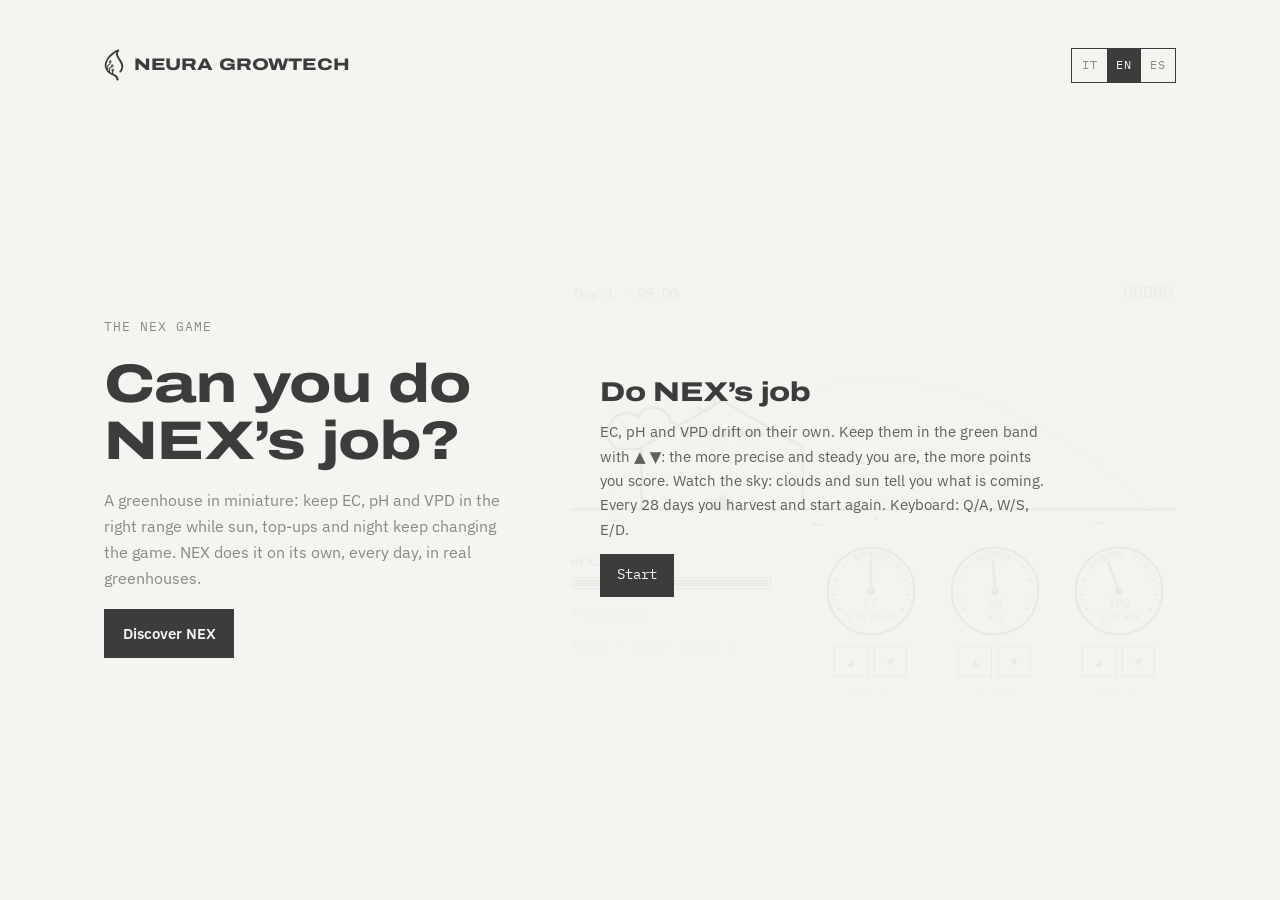
<file: gioco/index.html>
<!doctype html>
<html lang="it">
<head>
<meta charset="utf-8">
<meta name="viewport" content="width=device-width, initial-scale=1, viewport-fit=cover">
<title>Neura GrowTech · Il gioco di NEX</title>
<meta name="robots" content="index">
<link rel="canonical" href="https://neuragrowtech.com/gioco/">
<meta name="theme-color" content="#F4F4F1">
<link rel="icon" href="/favicon.svg?v=2" type="image/svg+xml">
<link rel="stylesheet" href="/css/style.css?v=26">
<link rel="stylesheet" href="/css/nexgame.css?v=26">
</head>
<body class="mt-page">
<main class="wrap mt">
  <div class="mt-top">
    <a class="brand" href="/" aria-label="Neura GrowTech">
      <svg width="20" height="32" viewBox="200 80 795 1315" aria-hidden="true"><path fill="currentColor" fill-rule="evenodd" d="M735.0 1375.8C725.4 1373.9 718.6 1370.6 712.6 1364.8C708.2 1360.6 705.6 1357.2 703.3 1352.5C699.9 1345.8 698.6 1340.8 697.3 1329.2C695.1 1310.4 690.2 1294.6 680.8 1276.2C670.9 1257.0 659.8 1241.7 644.0 1226.0C625.6 1207.6 605.3 1192.6 579.0 1177.9C566.8 1171.1 553.9 1165.0 529.0 1154.4C504.0 1143.8 500.9 1142.4 489.0 1137.0C475.4 1130.8 449.0 1117.5 439.8 1112.2C427.1 1104.9 409.5 1093.7 402.0 1088.2C400.5 1087.1 397.1 1084.6 394.5 1082.7C366.7 1062.5 335.5 1032.7 312.0 1003.8C294.4 982.1 276.8 954.6 263.1 927.2C245.1 891.3 231.0 851.8 224.7 820.2C219.8 795.0 217.8 774.4 217.9 746.0C217.9 727.3 218.3 719.4 220.5 701.5C228.6 633.4 258.0 555.6 304.7 478.5C314.6 462.3 337.4 429.1 349.7 413.2C389.5 361.8 430.1 319.2 480.7 275.8C494.0 264.5 531.0 235.2 542.8 226.7C576.7 202.2 591.1 192.5 618.8 175.5C655.7 152.8 673.2 142.9 707.5 125.8C733.9 112.6 754.9 103.2 766.0 99.6C772.5 97.5 783.1 96.9 789.7 98.2C799.2 100.3 808.4 107.4 813.2 116.5C821.0 131.4 819.0 147.7 807.7 161.8C775.7 201.4 762.2 227.2 756.2 260.2C755.4 264.3 755.3 267.9 755.3 279.8C755.3 293.8 755.4 294.5 756.9 303.0C762.1 331.9 775.0 361.8 802.1 407.6C813.6 427.1 828.2 449.6 860.2 497.6C883.7 532.7 891.9 545.6 902.7 563.7C913.9 582.6 914.4 583.4 921.0 595.6C944.1 638.9 956.9 671.9 967.4 715.0C971.0 729.6 974.3 751.0 976.1 770.0C976.9 779.2 976.9 813.6 976.1 823.0C974.4 841.7 970.0 867.0 965.7 883.0C961.5 898.5 954.3 919.9 950.0 929.5C949.0 931.8 946.9 936.4 945.5 939.7C941.0 950.0 931.5 967.7 923.6 980.5C910.2 1002.3 891.5 1026.3 880.3 1036.1C870.3 1044.9 859.5 1049.7 849.2 1049.6C843.1 1049.6 838.6 1048.6 833.0 1045.9C829.6 1044.3 827.9 1043.1 824.7 1039.8C812.8 1027.8 811.3 1010.0 820.7 993.1C823.2 988.7 825.4 985.8 832.5 977.7C837.8 971.6 846.9 960.1 851.1 954.5C873.4 924.2 886.7 893.6 894.4 855.2C898.0 837.7 899.9 813.4 899.0 797.2C898.0 778.5 897.0 769.6 894.2 754.5C885.4 705.9 864.6 655.0 830.6 598.9C815.9 574.7 808.0 562.5 777.5 516.8C751.6 478.1 742.6 464.2 729.6 442.6C697.7 390.2 681.7 347.7 678.5 307.3C676.2 278.5 681.4 248.2 693.0 222.4C694.6 218.7 696.0 215.5 696.0 215.3C696.0 214.6 694.1 215.1 691.5 216.6C690.0 217.4 684.6 220.4 679.5 223.1C648.3 240.1 598.4 273.9 564.0 301.2C529.9 328.4 507.1 348.5 480.5 375.0C452.4 403.0 430.3 428.4 403.8 462.9C391.9 478.5 371.4 508.7 363.4 522.5C349.1 547.1 348.2 548.8 340.0 565.2C331.5 582.3 328.3 589.6 321.9 605.5C304.7 648.2 295.1 688.4 291.9 730.5C291.2 740.1 291.7 765.6 292.7 776.5C296.1 810.2 303.0 839.8 315.1 872.0C318.8 881.8 320.9 886.3 321.5 885.7C321.8 885.4 322.0 864.8 322.1 834.0C322.3 783.8 322.3 782.6 323.4 777.8C325.0 770.5 326.7 765.5 330.0 758.7C336.2 745.8 343.3 737.6 357.0 727.9C360.2 725.6 364.8 722.3 367.2 720.5C369.7 718.7 374.0 715.7 376.8 713.8C399.3 698.2 406.8 690.5 410.7 678.2C412.7 672.0 413.0 668.7 413.0 653.5L413.0 639.2L409.0 635.6C403.7 630.7 400.5 626.4 397.2 619.8C390.4 605.7 389.5 593.6 394.3 578.2C394.8 576.9 395.9 574.2 396.9 572.3C404.8 556.5 419.2 545.7 436.7 542.7C443.3 541.5 453.1 542.0 459.4 543.7C480.9 549.6 496.4 567.9 498.5 589.8C499.3 597.6 498.6 603.3 496.2 610.5C492.8 620.5 488.3 627.5 481.1 633.9C474.3 640.0 469.0 643.1 460.6 646.0L455.2 647.8L454.9 663.3C454.6 679.7 454.2 684.1 452.2 691.2C449.2 702.0 444.2 709.9 434.1 720.1C426.1 728.0 420.2 732.6 395.2 750.3C377.2 763.0 373.1 767.0 368.9 775.5C362.5 788.2 362.5 788.9 362.5 878.7L362.5 949.8L363.9 952.0C368.7 959.4 389.7 983.0 391.5 983.0C391.8 983.0 392.0 980.2 392.0 975.4C392.0 971.2 392.1 953.0 392.2 935.0C392.4 899.3 392.6 897.1 395.5 885.3C398.9 871.7 406.0 859.4 417.1 847.8C421.8 842.8 422.5 842.3 447.0 822.7C456.2 815.4 465.1 808.1 466.7 806.6C470.6 802.8 473.3 798.6 474.6 794.4L475.6 790.9L474.6 784.6C473.3 777.1 473.2 774.1 474.3 767.8C476.8 752.1 484.8 739.2 497.5 730.6C505.1 725.3 511.6 722.7 520.7 721.2C538.3 718.4 555.0 723.9 568.1 737.0C580.8 749.7 585.6 769.8 580.3 788.0C575.9 803.3 563.6 817.5 549.3 824.0C538.9 828.7 525.4 830.0 514.2 827.3C512.6 826.9 510.7 826.5 510.1 826.5C509.4 826.5 505.7 829.2 500.1 833.6C489.7 842.0 485.9 844.9 467.2 858.8C459.6 864.5 452.2 870.0 450.8 870.9C445.9 874.6 440.4 882.7 437.8 890.0C432.9 903.7 431.9 919.4 432.1 976.6L432.2 1016.4L433.5 1017.7C437.2 1021.7 458.5 1036.5 472.5 1044.7C477.0 1047.4 481.8 1050.2 483.0 1051.0C486.4 1053.1 504.2 1062.6 509.1 1065.0C511.6 1066.3 513.7 1067.0 514.2 1066.8C514.9 1066.6 515.0 1063.0 515.0 1026.0L515.0 985.4L509.6 980.1C501.8 972.4 497.7 965.6 495.3 956.4C492.6 946.3 492.6 937.6 495.3 927.5C497.7 918.2 503.9 907.9 510.6 901.7C514.3 898.4 520.8 894.0 524.3 892.5C541.0 885.2 556.5 885.2 571.8 892.7C577.2 895.4 584.3 900.3 587.3 903.6C589.7 906.1 594.4 912.9 596.0 916.0C598.9 921.7 601.5 933.0 601.5 939.9C601.5 943.3 600.1 951.0 598.6 955.8C593.9 970.7 581.2 984.8 567.2 990.3L563.2 991.9L563.1 1040.7L563.0 1089.6L565.6 1090.7C567.1 1091.4 574.2 1094.4 581.4 1097.5C613.3 1111.0 628.4 1118.4 649.0 1130.4C681.5 1149.4 709.4 1173.2 729.5 1199.2C740.0 1212.7 744.4 1219.0 752.8 1233.0C776.9 1272.5 791.1 1319.3 785.7 1341.4C784.1 1348.4 780.2 1355.8 775.0 1361.6C770.0 1367.3 760.5 1373.0 752.8 1375.0C747.7 1376.3 739.4 1376.7 735.0 1375.8ZM554.3 956.3C557.9 954.7 561.2 951.5 562.9 948.1C564.0 945.7 564.2 944.6 564.2 941.0C564.2 937.4 564.1 936.3 562.8 933.9C561.1 930.4 557.3 926.9 553.6 925.5C551.8 924.8 549.7 924.5 547.1 924.5C543.7 924.5 542.7 924.7 540.1 926.0C536.2 928.0 532.4 932.1 531.2 935.6C530.0 939.3 530.4 945.4 532.1 948.8C534.3 953.0 538.9 956.5 543.7 957.5C546.7 958.1 551.4 957.6 554.3 956.3ZM535.3 789.6C539.4 787.6 541.7 785.5 543.5 781.8C545.6 777.5 545.9 774.1 544.6 769.6C542.6 763.3 538.6 759.4 532.0 757.7C528.1 756.7 524.2 757.3 519.9 759.6C508.3 765.7 508.0 782.7 519.3 788.9C524.8 791.9 529.9 792.1 535.3 789.6ZM452.3 610.8C460.1 607.2 463.9 598.3 461.3 589.9C457.6 578.2 442.1 574.4 432.9 583.0C428.2 587.3 426.2 595.6 428.5 601.6C430.3 606.3 434.3 610.2 439.2 611.8C442.5 612.9 448.8 612.4 452.3 610.8Z"/></svg>
      NEURA GROWTECH
    </a>
    <div class="lang" role="group" aria-label="Lingua / Language / Idioma">
      <button type="button" data-lang="it" lang="it">IT</button><button type="button" data-lang="en" lang="en">EN</button><button type="button" data-lang="es" lang="es">ES</button>
    </div>
  </div>
  <div class="mt-grid">
    <div class="mt-copy">
      <span class="eyebrow" data-t="eyebrow">Il gioco di NEX</span>
      <h1 data-t="title">Riesci a fare il lavoro di NEX?</h1>
      <p data-t="body">Una serra in miniatura: tieni EC, pH e VPD nella fascia giusta mentre sole, rabbocchi e notte cambiano le carte in tavola. NEX lo fa da solo, ogni giorno, nelle serre vere.</p>
      <div class="mt-actions"><a class="btn" href="/" data-href="home_href" data-t="home">Scopri NEX</a></div>
    </div>
    <div id="nexgame"></div>
  </div>
</main>
<script data-cfasync="false" id="nexgame-src">
/* "Fai il lavoro di NEX" — mini-gioco delle pagine /gioco/, /manutenzione/ e 404.
   Uso: NexGame.mount(elemento, 'it'|'en'|'es', { shareUrl, invertPage }) -> { setLang(l) }

   - Serra in stile minimale: sole e luna scorrono sull'orizzonte e fanno da orologio, le nuvole
     annunciano gli imprevisti, di notte i colori si invertono.
   - LED supplementari: accesi solo nel fotoperiodo (06–22) quando manca il sole (nuvole o dopo il tramonto).
   - Gioco infinito a cicli di 28 giorni (primo taglio del basilico); punti solo con tutti i parametri in fascia, maggiorati da
     precisione e serie; bonus a ogni raccolto. Le prime giornate durano di più.
   - Simulazione a passo fisso con semi casuali: "Guarda NEX" rigioca la stessa identica serra.
   - È una simulazione semplificata: i numeri sono del gioco, non rese o prestazioni reali. */
(function () {
  var STR = {
    it: {
      headNex: 'NEX al comando', day: 'Giorno ', cycle: 'Ciclo', hi: 'HI', health: 'Salute', bestShort: 'Record',
      st: ['Seme', 'Germinazione', 'Cotiledoni', 'Prime foglie vere', 'Pianta adulta', 'Pronta per il raccolto'],
      crop: 'Basilico',
      start_t: 'Fai il lavoro di NEX',
      start_p: 'EC, pH e VPD si spostano da soli. Tienili nella fascia verde con ▲ ▼: più sei preciso e costante, più punti fai. Guarda il cielo: nuvole e sole annunciano cosa succederà. Ogni 28 giorni si raccoglie e si riparte.',
      keys: 'Da tastiera: Q/A, W/S, E/D.', start_b: 'Inizia',
      over_t: 'La pianta non ce l’ha fatta.', over_p: '{p} punti · giorno {d} · ciclo {c}.',
      newbest: 'Nuovo record!',
      nexline: 'NEX corregge questi parametri da solo, ogni pochi secondi, 24 ore su 24.',
      watch: 'Guarda come lo fa NEX', again: 'Rigioca', share: 'Sfida un collega', copied: 'Testo copiato',
      skip: 'Vai al risultato',
      cmp_t: 'Stessa serra, stessi imprevisti, stessi giorni.', you: 'Tu', nex: 'NEX',
      r_day: 'Giorni', r_band: 'Tempo con tutto in fascia', r_manual: 'Correzioni a mano', r_pts: 'Punti',
      auto: 'automatico',
      note: 'Simulazione semplificata a scopo dimostrativo: non rappresenta rese o prestazioni reali.',
      cta: 'Vuoi vedere NEX in una serra vera?',
      harvest: '🌿 Raccolto! +{b} punti · si riparte con il ciclo {c}',
      pause_t: 'In pausa', resume: 'Riprendi',
      shareRec: 'Nuovo record personale nella serra di NEX: {p} punti, arrivato al giorno {d}. 🌱',
      shareRun: 'Ho fatto {p} punti nella serra di NEX (giorno {d}). Il mio record è {r}. 🌱',
      jabs: ['Scommetto che non tieni EC, pH e VPD in fascia neanche per una settimana. 😏', 'Tu quanto resisti prima che il basilico appassisca?', 'Pensi di fare il lavoro di NEX meglio di me? Dimostralo.'],
      ev: ['☀ Picco di sole: VPD in salita', '💧 Rabbocco con acqua: EC in calo', '⚗ Acqua di rete alcalina: pH in salita',
           '☁ Arrivano le nuvole: VPD in calo', '🌡 Caldo, la pianta beve: EC in salita', '🌙 Umidità notturna: VPD in calo'],
      evT: ['Picco di sole', 'Rabbocco con acqua', 'Acqua di rete alcalina', 'Arrivano le nuvole', 'Caldo, la pianta beve', 'Umidità notturna'],
      up: 'sale', down: 'scende', press: 'premi', now: 'ora',
      w_clear: '☀ Sereno', w_cloud: '☁ Nuvoloso · LED supplementari accesi', w_dusk: '🌇 Dopo il tramonto · LED supplementari accesi', w_night: '🌙 Notte',
      vpd: 'VPD', ec: 'EC'
    },
    en: {
      headNex: 'NEX in control', day: 'Day ', cycle: 'Cycle', hi: 'HI', health: 'Health', bestShort: 'Best',
      st: ['Seed', 'Germination', 'Cotyledons', 'First true leaves', 'Mature plant', 'Ready to harvest'],
      crop: 'Basil',
      start_t: 'Do NEX’s job',
      start_p: 'EC, pH and VPD drift on their own. Keep them in the green band with ▲ ▼: the more precise and steady you are, the more points you score. Watch the sky: clouds and sun tell you what is coming. Every 28 days you harvest and start again.',
      keys: 'Keyboard: Q/A, W/S, E/D.', start_b: 'Start',
      over_t: 'The plant didn’t make it.', over_p: '{p} points · day {d} · cycle {c}.',
      newbest: 'New best!',
      nexline: 'NEX corrects these parameters on its own, every few seconds, around the clock.',
      watch: 'Watch NEX do it', again: 'Play again', share: 'Challenge a colleague', copied: 'Text copied',
      skip: 'Skip to result',
      cmp_t: 'Same greenhouse, same surprises, same days.', you: 'You', nex: 'NEX',
      r_day: 'Days', r_band: 'Time with everything in range', r_manual: 'Manual corrections', r_pts: 'Points',
      auto: 'automatic',
      note: 'Simplified simulation for demonstration only: it does not represent real yields or performance.',
      cta: 'Want to see NEX in a real greenhouse?',
      harvest: '🌿 Harvest! +{b} points · starting cycle {c}',
      pause_t: 'Paused', resume: 'Resume',
      shareRec: 'New personal best in the NEX greenhouse: {p} points, made it to day {d}. 🌱',
      shareRun: 'I scored {p} points in the NEX greenhouse (day {d}). My best is {r}. 🌱',
      jabs: ['Bet you can’t keep EC, pH and VPD in range for even a week. 😏', 'How long can you last before the basil wilts?', 'Think you can do NEX’s job better than me? Prove it.'],
      ev: ['☀ Sun peak: VPD rising', '💧 Topping up with water: EC falling', '⚗ Alkaline tap water: pH rising',
           '☁ Clouds coming: VPD falling', '🌡 Hot day, the plant drinks: EC rising', '🌙 Humid night: VPD falling'],
      evT: ['Sun peak', 'Topping up with water', 'Alkaline tap water', 'Clouds coming', 'Hot day, the plant drinks', 'Humid night'],
      up: 'rising', down: 'falling', press: 'press', now: 'now',
      w_clear: '☀ Clear sky', w_cloud: '☁ Cloudy · supplemental LEDs on', w_dusk: '🌇 After sunset · supplemental LEDs on', w_night: '🌙 Night',
      vpd: 'VPD', ec: 'EC'
    },
    es: {
      headNex: 'NEX al mando', day: 'Día ', cycle: 'Ciclo', hi: 'REC', health: 'Salud', bestShort: 'Récord',
      st: ['Semilla', 'Germinación', 'Cotiledones', 'Primeras hojas verdaderas', 'Planta adulta', 'Lista para cosechar'],
      crop: 'Albahaca',
      start_t: 'Haz el trabajo de NEX',
      start_p: 'La CE, el pH y el DPV se desvían solos. Mantenlos en la franja verde con ▲ ▼: cuanto más preciso y constante seas, más puntos harás. Mira el cielo: las nubes y el sol anuncian lo que va a pasar. Cada 28 días se cosecha y se vuelve a empezar.',
      keys: 'Con teclado: Q/A, W/S, E/D.', start_b: 'Empezar',
      over_t: 'La planta no lo ha conseguido.', over_p: '{p} puntos · día {d} · ciclo {c}.',
      newbest: '¡Nuevo récord!',
      nexline: 'NEX corrige estos parámetros por sí solo, cada pocos segundos, las 24 horas.',
      watch: 'Mira cómo lo hace NEX', again: 'Volver a jugar', share: 'Reta a un colega', copied: 'Texto copiado',
      skip: 'Ir al resultado',
      cmp_t: 'Mismo invernadero, mismos imprevistos, mismos días.', you: 'Tú', nex: 'NEX',
      r_day: 'Días', r_band: 'Tiempo con todo en rango', r_manual: 'Correcciones manuales', r_pts: 'Puntos',
      auto: 'automático',
      note: 'Simulación simplificada con fines demostrativos: no representa rendimientos ni prestaciones reales.',
      cta: '¿Quieres ver NEX en un invernadero real?',
      harvest: '🌿 ¡Cosecha! +{b} puntos · empieza el ciclo {c}',
      pause_t: 'En pausa', resume: 'Continuar',
      shareRec: 'Nuevo récord personal en el invernadero de NEX: {p} puntos, llegué al día {d}. 🌱',
      shareRun: 'He hecho {p} puntos en el invernadero de NEX (día {d}). Mi récord es {r}. 🌱',
      jabs: ['Apuesto a que no mantienes la CE, el pH y el DPV en rango ni una semana. 😏', '¿Cuánto aguantas antes de que se marchite la albahaca?', '¿Crees que haces el trabajo de NEX mejor que yo? Demuéstralo.'],
      ev: ['☀ Pico de sol: DPV en aumento', '💧 Relleno con agua: CE en descenso', '⚗ Agua de red alcalina: pH en aumento',
           '☁ Llegan las nubes: DPV en descenso', '🌡 Calor, la planta bebe: CE en aumento', '🌙 Humedad nocturna: DPV en descenso'],
      evT: ['Pico de sol', 'Relleno con agua', 'Agua de red alcalina', 'Llegan las nubes', 'Calor, la planta bebe', 'Humedad nocturna'],
      up: 'sube', down: 'baja', press: 'pulsa', now: 'ya',
      w_clear: '☀ Despejado', w_cloud: '☁ Nublado · LED suplementarios encendidos', w_dusk: '🌇 Tras la puesta de sol · LED suplementarios encendidos', w_night: '🌙 Noche',
      vpd: 'DPV', ec: 'CE'
    }
  };

  // ---------- simulazione (nessun accesso al DOM) ----------
  var C = {
    HARVEST: 28, DT: 1 / 30, MOVE: 5,
    // durata di una giornata in secondi: lenta all'inizio (DAY_SEC0), a regime dopo SLOW_T secondi (DAY_SEC1)
    DAY_SEC0: 13, DAY_SEC1: 10, SLOW_T: 60,
    DRIFT: .023, CAP: .008, LOSS: 20, REGEN: 6,
    // difficoltà in funzione del tempo di gioco (secondi): riscaldamento, salita, poi crescita lenta
    D0: 1.15, D1: 1.8, RAMP_T: 130, D2: .3, D2_T: 90, DMAX: 2.8,
    EV_MAG: .058, EV_WARN: 2, EV_GAP: 7, EV_FIRST: 10,
    WARMUP_T: 50, DW: .5, EV_WARN_START: 3.5,
    SUNRISE: 6, SUNSET: 20, PHOTO_END: 22, NIGHT: .006, CLOUD_COVER: 9,
    HELP_EV: 5, PTS: 10, STREAK_STEP: 4, MULT_MAX: 3, HARVEST_BONUS: 200
  };
  var GAUGES = [
    { k: 'ec',  unit: 'mS/cm', min: .4, max: 3.2, lo: 1.5, hi: 2.1,  step: .12, dec: 2, key: ['q', 'a'] },
    { k: 'ph',  unit: '',      min: 4.4, max: 7.6, lo: 5.6, hi: 6.3, step: .12, dec: 1, key: ['w', 's'] },
    { k: 'vpd', unit: 'kPa',   min: .2, max: 2.2, lo: .8, hi: 1.25,  step: .08, dec: 2, key: ['e', 'd'] }
  ];
  // [indicatore, direzione]; l'indice corrisponde ai testi STR.ev
  var EVENTS = [[2, 1], [0, -1], [1, 1], [2, -1], [0, 1], [2, -1]];
  var EV_SUN = 0, EV_CLOUD = 3, EV_HEAT = 4;
  // ore in cui ogni imprevisto è plausibile [da, a): sole e caldo nelle ore centrali, nuvole di giorno, umidità di notte
  var EV_HOURS = [[10, 17], [0, 24], [0, 24], [7, 18], [11, 18], [21, 29]];
  function evOk(k, h) { var r = EV_HOURS[k]; return (h >= r[0] && h < r[1]) || (h + 24 >= r[0] && h + 24 < r[1]); }

  function rng(seed) { return function () { seed |= 0; seed = seed + 0x6D2B79F5 | 0; var t = Math.imul(seed ^ seed >>> 15, 1 | seed); t = t + Math.imul(t ^ t >>> 7, 61 | t) ^ t; return ((t ^ t >>> 14) >>> 0) / 4294967296; }; }

  function Sim(seed) {
    this.r = rng(seed); this.er = rng(seed ^ 0x5bd1e995);
    this.t = 0; this.day = 9 / 24; // si parte alle 9:00 del primo giorno
    this.health = 100; this.points = 0; this.mult = 1; this.streak = 0;
    this.inBand = 0; this.n = 0; this.presses = 0; this.cycle = 1; this.cyH = 0; this.cyN = 0;
    this.next = C.EV_FIRST; this.pend = null; this.shown = null; this.showUntil = 0; this.lastHarvest = null;
    this.cloudUntil = -1; this.active = null; this.activeUntil = 0; this.evN = 0;
    this.g = GAUGES.map(function (d) { return { v: (d.lo + d.hi) / 2, vel: 0, push: 0, cd: 0 }; });
  }
  Sim.prototype.daySec = function () { return C.DAY_SEC0 - (C.DAY_SEC0 - C.DAY_SEC1) * Math.min(1, this.t / C.SLOW_T); };
  Sim.prototype.hour = function (day) { return ((day === undefined ? this.day : day) % 1) * 24; };
  Sim.prototype.sunUp = function (h) { h = h === undefined ? this.hour() : h; return h >= C.SUNRISE && h < C.SUNSET; };
  Sim.prototype.photo = function () { var h = this.hour(); return h >= C.SUNRISE && h < C.PHOTO_END; };
  Sim.prototype.cloudy = function () { return this.t < this.cloudUntil; };
  Sim.prototype.ledOn = function () { return this.photo() && (this.cloudy() || !this.sunUp()); };
  Sim.prototype.diff = function () {
    var t = this.t;
    if (t < C.WARMUP_T) return C.DW + (C.D0 - C.DW) * t / C.WARMUP_T;
    t -= C.WARMUP_T;
    var d = C.D0 + (C.D1 - C.D0) * Math.min(1, t / C.RAMP_T) + C.D2 * Math.max(0, (t - C.RAMP_T) / C.D2_T);
    return Math.min(C.DMAX, d);
  };
  Sim.prototype.warn = function () { return this.t < C.WARMUP_T ? C.EV_WARN_START : C.EV_WARN; };
  Sim.prototype.cycleDay = function () { return this.day - (this.cycle - 1) * C.HARVEST; };
  Sim.prototype.nudge = function (i, dir) {
    var d = GAUGES[i], g = this.g[i];
    g.v = Math.max(d.min, Math.min(d.max, g.v + dir * d.step)); g.vel *= .4; this.presses++;
  };
  Sim.prototype.nex = function () {
    var DT = C.DT;
    this.g.forEach(function (g, i) {
      var d = GAUGES[i]; g.cd -= DT; if (g.cd > 0) return;
      var w = d.hi - d.lo, p = g.v + (g.vel + g.push) * DT * C.MOVE * 6;
      if (p < d.lo + w * .15 || p > d.hi - w * .15) {
        g.v = Math.max(d.min, Math.min(d.max, g.v + (p < d.lo + w * .15 ? 1 : -1) * d.step * .6));
        g.vel *= .3; g.push *= .3; g.cd = .3;
      }
    });
  };
  // un passo da DT secondi; restituisce i punti bonus se in questo passo c'è stato un raccolto
  Sim.prototype.step = function (auto) {
    var s = this, DT = C.DT, diff = s.diff(), harvested = 0;
    if (!s.pend && s.t >= s.next - s.warn()) {
      // l'imprevisto dipende dall'ora in cui accadrà: niente sole o nuvole di notte
      var hAt = s.hour(s.day + (s.next - s.t) / s.daySec()), list = [];
      for (var e = 0; e < EVENTS.length; e++) if (evOk(e, hAt)) list.push(e);
      if (evOk(EV_CLOUD, hAt)) list.push(EV_CLOUD, EV_CLOUD); // di giorno le nuvole sono l'imprevisto più comune
      var k = list[Math.floor(s.er() * list.length)];
      s.pend = { k: k, at: s.next, from: s.t, mag: C.EV_MAG * (.7 + .6 * s.er()) * diff };
      s.shown = k; s.showUntil = s.next + .8; s.evN++;
    }
    if (s.pend && s.t >= s.pend.at) {
      var ev = EVENTS[s.pend.k], d0 = GAUGES[ev[0]];
      s.g[ev[0]].push = ev[1] * (d0.max - d0.min) * s.pend.mag;
      if (s.pend.k === EV_CLOUD) s.cloudUntil = s.t + C.CLOUD_COVER;
      s.active = s.pend.k; s.activeUntil = s.t + 2.5;
      s.pend = null; s.next = s.t + C.EV_GAP * (.75 + .5 * s.er()) / Math.sqrt(diff);
    }
    if (s.shown !== null && s.t > s.showUntil) s.shown = null;
    if (s.active !== null && s.t > s.activeUntil) s.active = null;
    var night = !s.sunUp();
    s.g.forEach(function (g, i) {
      var d = GAUGES[i], span = d.max - d.min, cap = span * C.CAP * diff;
      g.vel += (s.r() - .5) * span * C.DRIFT * diff * DT * 60;
      if (night && i === 2) g.vel -= span * C.NIGHT * DT;
      g.vel *= .985;
      g.vel = Math.max(-cap, Math.min(cap, g.vel));
      g.v += (g.vel + g.push) * DT * C.MOVE; g.push *= .93;
      if (g.v <= d.min || g.v >= d.max) { g.v = Math.max(d.min, Math.min(d.max, g.v)); g.vel *= -.3; g.push = 0; }
    });
    if (auto) s.nex();
    var out = 0, prec = 0;
    s.g.forEach(function (g, i) {
      var d = GAUGES[i], c = (d.lo + d.hi) / 2, half = (d.hi - d.lo) / 2;
      if (g.v < d.lo || g.v > d.hi) out++;
      prec += Math.max(0, 1 - Math.abs(g.v - c) / half);
    });
    prec /= 3;
    if (out) {
      s.health = Math.max(0, s.health - out * C.LOSS * DT); s.streak = 0; s.mult = 1;
    } else {
      s.health = Math.min(100, s.health + C.REGEN * DT); s.streak += DT; s.inBand++;
      s.mult = Math.min(C.MULT_MAX, 1 + Math.floor(s.streak / C.STREAK_STEP) * .5);
      s.points += C.PTS * (.3 + .7 * prec) * s.mult * DT;
    }
    s.n++; s.cyH += s.health; s.cyN++; s.t += DT; s.day += DT / s.daySec();
    if (s.health > 0 && s.day >= s.cycle * C.HARVEST) {
      harvested = Math.round(C.HARVEST_BONUS * (s.cyH / s.cyN) / 100);
      s.points += harvested; s.cycle++; s.cyH = 0; s.cyN = 0; s.lastHarvest = { bonus: harvested, until: s.t + 3 };
    }
    return harvested;
  };
  Sim.prototype.result = function () {
    return { day: Math.floor(this.day) + 1, cycle: this.cycle, points: Math.round(this.points),
             band: this.n ? Math.round(this.inBand / this.n * 100) : 0, presses: this.presses };
  };

  // ---------- interfaccia minimale ----------
  var NS = 'http://www.w3.org/2000/svg', H = 196, GX = 150;
  var CLOUD_PATH = 'M-28 10h54a13 13 0 0 0 0-26a17 17 0 0 0-32-6a13 13 0 0 0-22 32z';
  // arco del cielo: curva quadratica da (24,H) a (576,H) passando sopra
  function arcPt(f) { var u = 1 - f; return [u * u * 24 + 2 * u * f * 300 + f * f * 576, u * u * H + 2 * u * f * -60 + f * f * H]; }

  function scene() {
    var stars = '', k;
    var st = [[70, 64, 1.6], [150, 40, 1.2], [250, 86, 1.4], [330, 48, 1.2], [395, 100, 1], [540, 46, 1.6], [575, 118, 1.1], [205, 128, 1], [480, 140, 1.1]];
    for (k = 0; k < st.length; k++) stars += '<circle cx="' + st[k][0] + '" cy="' + st[k][1] + '" r="' + st[k][2] + '"/>';
    var leds = '';
    for (k = 0; k < 6; k++) leds += '<rect class="ng-led ' + (k % 2 ? 'b' : 'a') + '" x="' + (GX - 38 + k * 13) + '" y="' + (H - 73) + '" width="5" height="5"/>';
    return '<svg class="ng-scene" viewBox="0 0 600 ' + (H + 24) + '" aria-hidden="true">' +
      '<path class="ng-arc" d="M24 ' + H + ' Q300 -60 576 ' + H + '"/>' +
      '<g class="ng-stars">' + stars + '</g>' +
      '<g class="ng-moon"><path d="M-3 -13a13 13 0 1 0 14 17a10.5 10.5 0 1 1 -14 -17z"/></g>' +
      '<g class="ng-sun"><circle r="11"/><path d="M0 -18v-5M0 18v5M-18 0h-5M18 0h5M-13 -13l-3.5 -3.5M13 13l3.5 3.5M-13 13l-3.5 3.5M13 -13l3.5 -3.5"/></g>' +
      '<g class="ng-cloud ng-cloud-deco"><path d="' + CLOUD_PATH + '"/></g>' +
      '<g class="ng-cloud ng-cloud-ev"><path d="' + CLOUD_PATH + '"/></g>' +
      '<g class="ng-heat"><path d="M330 150q6-6 12 0t12 0t12 0M390 162q6-6 12 0t12 0t12 0M450 146q6-6 12 0t12 0t12 0"/></g>' +
            '<path class="ng-house" d="M' + (GX - 80) + ' ' + H + 'V' + (H - 62) + 'L' + GX + ' ' + (H - 108) + 'L' + (GX + 80) + ' ' + (H - 62) + 'V' + H + '"/>' +
      '<polygon class="ng-cone" points="' + (GX - 38) + ',' + (H - 68) + ' ' + (GX + 38) + ',' + (H - 68) + ' ' + (GX + 58) + ',' + H + ' ' + (GX - 58) + ',' + H + '"/>' +
      '<rect class="ng-ledbar" x="' + (GX - 42) + '" y="' + (H - 78) + '" width="84" height="5"/>' + leds +
      '<g transform="translate(' + (GX - 60) + ',' + (H - 98) + ')"><g class="ng-pl"><g class="ng-sway">' +
      '<path class="ng-stem" d="M60 88V64"/>' +
      '<g class="ng-s"><ellipse cx="52" cy="76" rx="8" ry="4.5" transform="rotate(-20 52 76)"/><ellipse cx="68" cy="76" rx="8" ry="4.5" transform="rotate(20 68 76)"/></g>' +
      '<g class="ng-s"><path class="ng-stem" d="M60 64V54"/><path d="M60 72c-12-4-22 1-26 10 11 3 21-1 26-10z"/><path d="M60 72c12-4 22 1 26 10-11 3-21-1-26-10z"/></g>' +
      '<g class="ng-s"><path class="ng-stem" d="M60 54V44"/><path d="M60 56c-10-5-19-2-23 6 9 4 18 1 23-6z"/><path d="M60 56c10-5 19-2 23 6-9 4-18 1-23-6z"/></g>' +
      '<g class="ng-s"><path class="ng-stem" d="M60 44V34"/><path d="M60 42c-8-5-15-3-18 4 7 3 14 1 18-4z"/><path d="M60 42c8-5 15-3 18 4-7 3-14 1-18-4z"/><path d="M60 36c-3-7-1-12 0-14 1 2 3 7 0 14z"/></g>' +
      '<g class="ng-s"><path d="M60 30c-6-4-12-2-14 3 6 3 11 1 14-3z"/><path d="M60 30c6-4 12-2 14 3-6 3-11 1-14-3z"/></g>' +
      '</g></g><circle class="ng-seed" cx="60" cy="86" r="3"/><path class="ng-pot" d="M48 88h24l-3 10H51z"/></g>' +
      '<line class="ng-horizon" x1="0" y1="' + H + '" x2="600" y2="' + H + '"/>' +
      '<g class="ng-ground"><rect x="40" y="' + (H + 10) + '" width="6" height="2"/><rect x="240" y="' + (H + 14) + '" width="10" height="2"/><rect x="300" y="' + (H + 8) + '" width="4" height="2"/><rect x="520" y="' + (H + 12) + '" width="8" height="2"/></g>' +
      '</svg>';
  }
  function pt(r, a) { var rad = a * Math.PI / 180; return [r * Math.sin(rad), -r * Math.cos(rad)]; }
  function arcD(r, a0, a1) { var p0 = pt(r, a0), p1 = pt(r, a1); return 'M' + p0[0].toFixed(1) + ' ' + p0[1].toFixed(1) + 'A' + r + ' ' + r + ' 0 ' + (a1 - a0 > 180 ? 1 : 0) + ' 1 ' + p1[0].toFixed(1) + ' ' + p1[1].toFixed(1); }
  function ang(d, v) { return -120 + 240 * (v - d.min) / (d.max - d.min); }
  function dial(d) {
    var ticks = '';
    for (var k = 0; k <= 10; k++) { var a = -120 + k * 24, o = pt(34, a), n = pt(30, a); ticks += '<line x1="' + o[0].toFixed(1) + '" y1="' + o[1].toFixed(1) + '" x2="' + n[0].toFixed(1) + '" y2="' + n[1].toFixed(1) + '"/>'; }
    return '<svg class="ng-dial" viewBox="-42 -42 84 84" aria-hidden="true">' +
      '<circle class="ng-face" r="38"/><path class="ng-track" d="' + arcD(34, -120, 120) + '"/>' +
      '<path class="ng-band" d="' + arcD(32, ang(d, d.lo), ang(d, d.hi)) + '"/>' +
      '<g class="ng-ticks">' + ticks + '</g>' +
      '<g class="ng-needle"><line x1="0" y1="0" x2="0" y2="-27"/></g><circle class="ng-hub" r="3.5"/>' +
      '<text class="ng-dname" y="14" text-anchor="middle"></text><text class="ng-dval" y="25" text-anchor="middle"></text></svg>';
  }

  function store(k, v) { try { localStorage.setItem(k, v); } catch (e) {} }
  function read(k) { try { return localStorage.getItem(k); } catch (e) { return null; } }
  function esc(s) { return String(s).replace(/[&<>"]/g, function (c) { return { '&': '&amp;', '<': '&lt;', '>': '&gt;', '"': '&quot;' }[c]; }); }
  function pad(n, w) { n = String(Math.max(0, Math.round(n))); while (n.length < w) n = '0' + n; return n; }

  function mount(root, lang, opts) {
    opts = opts || {};
    var shareUrl = opts.shareUrl || 'https://neuragrowtech.com/gioco/';
    root.classList.add('ng');
    root.innerHTML =
      '<div class="ng-top"><span class="ng-clock"></span><span class="ng-label"></span><span class="ng-score"><span class="ng-hi"></span> <b class="ng-pts">00000</b> <span class="ng-mult"></span></span></div>' +
      scene() +
      '<div class="ng-bottom"><div class="ng-info">' +
      '<span class="ng-hlabel"></span><span class="ng-health"><i></i></span>' +
      '<span class="ng-status"></span><span class="ng-stage"></span></div>' +
      '<div class="ng-gauges"></div></div>' +
      '<div class="ng-ov"><h2 class="ng-ov-t"></h2><p class="ng-ov-p"></p><p class="ng-ov-nex"></p><div class="ng-cmp"></div><p class="ng-note"></p><p class="ng-cta"></p>' +
      '<div class="ng-ov-btns"></div><span class="ng-ov-best"></span></div>';
    var q = function (s) { return root.querySelector(s); };
    var el = {
      sun: q('.ng-sun'), moon: q('.ng-moon'), stars: q('.ng-stars'), deco: q('.ng-cloud-deco'), cev: q('.ng-cloud-ev'),
      heat: q('.ng-heat'), cone: q('.ng-cone'), pl: q('.ng-pl'), seed: q('.ng-seed'), leaves: root.querySelectorAll('.ng-s'),
      stem: q('.ng-stem'), hp: q('.ng-health i')
    };

    var ui = GAUGES.map(function (d, i) {
      var g = document.createElement('div');
      g.className = 'ng-gauge';
      g.innerHTML = dial(d) +
        '<div class="ng-ctl"><button type="button" aria-label="+">▲</button><button type="button" aria-label="−">▼</button></div>' +
        '<span class="ng-keys">' + d.key[0].toUpperCase() + ' / ' + d.key[1].toUpperCase() + '</span>';
      q('.ng-gauges').appendChild(g);
      var b = g.querySelectorAll('.ng-ctl button');
      hold(b[0], function () { nudge(i, 1); }); hold(b[1], function () { nudge(i, -1); });
      return { el: g, btn: b, needle: g.querySelector('.ng-needle'), name: g.querySelector('.ng-dname'), val: g.querySelector('.ng-dval') };
    });

    function hold(btn, fn) {
      var t = null; function stop() { clearInterval(t); t = null; }
      btn.addEventListener('pointerdown', function (e) { e.preventDefault(); fn(); stop(); t = setInterval(fn, 160); });
      ['pointerup', 'pointerleave', 'pointercancel'].forEach(function (ev) { btn.addEventListener(ev, stop); });
      btn.addEventListener('keydown', function (e) { if (e.key === 'Enter' || e.key === ' ') { e.preventDefault(); fn(); } });
    }
    document.addEventListener('keydown', function (e) {
      if (e.target && /input|textarea/i.test(e.target.tagName)) return;
      var k = e.key.toLowerCase();
      GAUGES.forEach(function (d, i) { if (k === d.key[0]) nudge(i, 1); if (k === d.key[1]) nudge(i, -1); });
    });

    var S = new Sim(1), mode = 'idle', seed = 1, you = null, nexRes = null, raf = 0, acc = 0, last = 0;
    var best = +(read('ngt-nex-best-pts') || 0), newBest = false;

    function nudge(i, dir) {
      if (mode !== 'play') return;
      S.nudge(i, dir);
      var g = ui[i].el; g.classList.remove('kick'); void g.offsetWidth; g.classList.add('kick');
      draw();
    }
    function loop(ts) {
      if (mode !== 'play' && mode !== 'nex') return;
      var speed = mode === 'nex' ? 4 : 1;
      acc += Math.min(.1, (ts - (last || ts)) / 1000) * speed; last = ts;
      while (acc >= C.DT) {
        acc -= C.DT; S.step(mode === 'nex');
        if (S.health <= 0) { draw(); return finish(); }
        if (mode === 'nex' && S.day >= you.day) { draw(); return finish(); }
      }
      draw(); raf = requestAnimationFrame(loop);
    }
    function finish() {
      cancelAnimationFrame(raf);
      var sk = q('.ng-skip'); if (sk) sk.parentNode.removeChild(sk);
      var r = S.result();
      if (mode === 'play') {
        you = r; newBest = r.points > best;
        if (newBest) { best = r.points; store('ngt-nex-best-pts', String(best)); }
        mode = 'idle'; show('over');
      } else {
        nexRes = r; nexRes.day = Math.min(nexRes.day, you.day); mode = 'idle'; show('compare');
      }
    }
    function skip() {
      if (mode !== 'nex') return;
      cancelAnimationFrame(raf);
      while (S.health > 0 && S.day < you.day) S.step(true);
      draw(); finish();
    }
    function run(m) {
      cancelAnimationFrame(raf);
      if (m === 'play') seed = (Math.random() * 1e9) | 0;
      S = new Sim(seed); mode = m; acc = 0; last = 0;
      q('.ng-ov').hidden = true;
      root.classList.toggle('ng-nexmode', m === 'nex');
      var old = q('.ng-skip'); if (old) old.parentNode.removeChild(old);
      if (m === 'nex') {
        var b = document.createElement('button'); b.type = 'button'; b.className = 'ng-skip'; b.textContent = STR[lang].skip;
        b.addEventListener('click', skip); q('.ng-top').appendChild(b);
      }
      draw(); raf = requestAnimationFrame(loop);
    }
    document.addEventListener('visibilitychange', function () {
      if (document.hidden && mode === 'play') { cancelAnimationFrame(raf); mode = 'paused'; show('pause'); }
    });

    function num(n) { try { return n.toLocaleString(lang === 'en' ? 'en-GB' : lang === 'es' ? 'es-ES' : 'it-IT'); } catch (e) { return String(n); } }
    function fmt(v, dec) { var s = v.toFixed(dec); return lang === 'en' ? s : s.replace('.', ','); }
    function fill(s, r) { return s.replace('{p}', num(r.points || 0)).replace('{d}', r.day).replace('{c}', r.cycle).replace('{b}', r.bonus); }
    function place(node, x, y, sc) { node.setAttribute('transform', 'translate(' + x.toFixed(1) + ',' + y.toFixed(1) + ')' + (sc ? ' scale(' + sc + ')' : '')); }

    var dark = false;
    function draw() {
      var t = STR[lang], h = S.hour(), up = S.sunUp(h);
      // notte: colori invertiti (anche la pagina, se richiesto)
      if (dark !== !up) { dark = !up; root.classList.toggle('ng-dark', dark); if (opts.invertPage) document.body.classList.toggle('ng-dark-page', dark); }
      // sole e luna sull'arco: fanno da orologio
      var sunPos = arcPt(Math.min(1, Math.max(0, (h - C.SUNRISE) / (C.SUNSET - C.SUNRISE))));
      var peak = S.shown === EV_SUN || S.active === EV_SUN;
      el.sun.style.display = up ? '' : 'none';
      if (up) place(el.sun, sunPos[0], sunPos[1], peak ? 1.4 : 1);
      root.classList.toggle('ng-peak', peak);
      el.moon.style.display = up ? 'none' : '';
      el.stars.style.display = up ? 'none' : '';
      if (!up) { var mh = (h - C.SUNSET + 24) % 24, mp = arcPt(Math.min(1, mh / (24 - C.SUNSET + C.SUNRISE))); place(el.moon, mp[0], mp[1]); }
      // nuvola decorativa che attraversa lentamente il cielo di giorno
      el.deco.style.display = up ? '' : 'none';
      if (up) place(el.deco, 660 - ((S.t * 9) % 780), 58, .7);
      // nuvola dell'imprevisto: arriva da destra durante l'avviso, copre il sole, poi se ne va
      var cx = null;
      if (S.pend && S.pend.k === EV_CLOUD) { var p = Math.min(1, (S.t - S.pend.from) / Math.max(.1, S.pend.at - S.pend.from)); cx = 650 + (sunPos[0] + 18 - 650) * p; }
      else if (S.cloudy()) cx = sunPos[0] + 18;
      else if (S.t < S.cloudUntil + 3) cx = sunPos[0] + 18 - (S.t - S.cloudUntil) / 3 * (sunPos[0] + 120);
      el.cev.style.display = cx === null || !up ? 'none' : '';
      if (cx !== null) place(el.cev, cx, sunPos[1] + 16, 1);
      // caldo: aria che tremola
      el.heat.style.display = (S.shown === EV_HEAT || S.active === EV_HEAT) ? '' : 'none';
      // LED supplementari
      var led = S.ledOn();
      root.classList.toggle('ng-led-on', led);
      // testi in alto
      var hh = Math.floor(h), mm = Math.floor((h - hh) * 6) * 10;
      q('.ng-clock').textContent = t.day + Math.floor(S.day + 1) + ' · ' + (hh < 10 ? '0' : '') + hh + ':' + (mm < 10 ? '0' : '') + mm;
      q('.ng-label').textContent = mode === 'nex' ? t.headNex : '';
      q('.ng-hi').textContent = best ? t.hi + ' ' + pad(best, 5) : '';
      q('.ng-pts').textContent = pad(S.points, 5);
      q('.ng-mult').textContent = S.mult > 1 ? '×' + fmt(S.mult, 1).replace(/[.,]0$/, '') : '';
      // manometri
      ui.forEach(function (u, i) {
        var d = GAUGES[i], g = S.g[i], o = g.v < d.lo || g.v > d.hi;
        u.needle.setAttribute('transform', 'rotate(' + ang(d, g.v).toFixed(1) + ')');
        u.el.classList.toggle('out', o);
        var w = S.shown !== null && EVENTS[S.shown][0] === i;
        u.el.classList.toggle('warn', w);
        var help = w && S.evN <= C.HELP_EV; // aiuto solo per i primi imprevisti
        u.btn[0].classList.toggle('hint', help && EVENTS[S.shown][1] < 0);
        u.btn[1].classList.toggle('hint', help && EVENTS[S.shown][1] > 0);
        u.name.textContent = d.k === 'vpd' ? t.vpd : d.k === 'ec' ? t.ec : 'pH';
        u.val.textContent = fmt(g.v, d.dec) + (d.unit ? ' ' + d.unit : '');
      });
      // stato: raccolto > imprevisto in arrivo > meteo
      var st = q('.ng-status'), msg, kind = '', html = null;
      if (S.lastHarvest && S.t < S.lastHarvest.until) { msg = fill(t.harvest, { bonus: S.lastHarvest.bonus, cycle: S.cycle, day: 0 }); kind = 'good'; }
      else if (S.shown !== null) {
        var ev = EVENTS[S.shown], gk = GAUGES[ev[0]].k, gn = gk === 'vpd' ? t.vpd : gk === 'ec' ? t.ec : 'pH';
        var cd = S.pend ? Math.max(1, Math.ceil(S.pend.at - S.t)) : null, eff = gn + ' ' + (ev[1] > 0 ? '▲ ' + t.up : '▼ ' + t.down);
        if (S.evN <= C.HELP_EV) {
          html = '<span class="ng-evc">' + (cd !== null ? cd + '<small>s</small>' : t.now) + '</span><span class="ng-evt">' + t.evT[S.shown] +
            '</span><span class="ng-evd">' + eff + ' → ' + t.press + ' <b>' + (ev[1] > 0 ? '▼' : '▲') + '</b></span>';
          kind = 'warn';
        } else { // dopo i primi imprevisti: solo cosa succede, senza secondi né tasto suggerito
          html = '<span class="ng-evt">' + t.evT[S.shown] + '</span><span class="ng-evd">' + eff + '</span>';
          kind = 'warn bare';
        }
        msg = t.evT[S.shown];
      }
      else msg = !up ? (S.photo() ? t.w_dusk : t.w_night) : S.cloudy() ? t.w_cloud : t.w_clear;
      if (html !== null) { if (st._h !== html) { st.innerHTML = html; st._h = html; } }
      else if (st._h !== msg) { st.textContent = msg; st._h = msg; }
      st.className = 'ng-status' + (kind ? ' ' + kind : '');
      // pianta
      var cf = Math.min(1, S.cycleDay() / C.HARVEST), s = cf < .07 ? 0 : cf < .2 ? 1 : cf < .4 ? 2 : cf < .65 ? 3 : cf < .93 ? 4 : 5;
      q('.ng-stage').textContent = t.crop + ' · ' + t.st[s] + ' · ' + t.cycle + ' ' + S.cycle;
      for (var k = 0; k < el.leaves.length; k++) el.leaves[k].style.display = s > k ? '' : 'none';
      el.stem.style.display = s > 0 ? '' : 'none';
      el.seed.style.display = s === 0 ? '' : 'none';
      var droop = (100 - S.health) / 100;
      el.pl.style.transform = 'rotate(' + (droop * 16) + 'deg) scaleY(' + (1 - droop * .15) + ')';
      root.style.setProperty('--ng-wilt', (1 - droop * .8).toFixed(2));
      q('.ng-hlabel').textContent = t.health;
      el.hp.style.width = S.health + '%';
      root.classList.toggle('ng-low', S.health < 35);
    }

    var shown = 'start';
    function show(kind) {
      shown = kind;
      var t = STR[lang], ov = q('.ng-ov'), btns = q('.ng-ov-btns'), cmp = q('.ng-cmp');
      ov.hidden = false; cmp.innerHTML = ''; btns.innerHTML = '';
      ['.ng-ov-p', '.ng-ov-nex', '.ng-note', '.ng-cta', '.ng-ov-best'].forEach(function (s) { q(s).textContent = ''; });
      function btn(label, cls, fn) { var b = document.createElement('button'); b.type = 'button'; b.className = cls; b.textContent = label; b.addEventListener('click', fn); btns.appendChild(b); return b; }
      function shareBtn() {
        var b = btn(t.share, 'ng-btn ghost', function () {
          // record + battuta + link, tutto nel testo: molte app ignorano il testo se il link è passato a parte
          var rec = you.points >= best, head = fill(rec ? t.shareRec : t.shareRun, you).replace('{r}', num(best));
          var full = head + '\n' + t.jabs[Math.floor(Math.random() * t.jabs.length)] + '\n👉 ' + shareUrl;
          if (navigator.share) { navigator.share({ text: full }).catch(function () {}); return; }
          function ok() { b.textContent = t.copied; setTimeout(function () { b.textContent = t.share; }, 1800); }
          try { navigator.clipboard.writeText(full).then(ok, function () {}); } catch (e) {}
        });
      }
      if (kind === 'start') {
        q('.ng-ov-t').textContent = t.start_t;
        q('.ng-ov-p').textContent = t.start_p + ' ' + t.keys;
        btn(t.start_b, 'ng-btn', function () { run('play'); });
        if (best) q('.ng-ov-best').textContent = t.bestShort + ': ' + num(best);
      } else if (kind === 'pause') {
        q('.ng-ov-t').textContent = t.pause_t;
        btn(t.resume, 'ng-btn', function () { q('.ng-ov').hidden = true; mode = 'play'; last = 0; raf = requestAnimationFrame(loop); });
      } else if (kind === 'over') {
        q('.ng-ov-t').textContent = newBest ? t.newbest : t.over_t;
        q('.ng-ov-p').textContent = fill(t.over_p, you);
        q('.ng-ov-nex').textContent = t.nexline;
        btn(t.watch, 'ng-btn', function () { run('nex'); });
        btn(t.again, 'ng-btn ghost', function () { run('play'); });
        shareBtn();
        q('.ng-ov-best').textContent = t.bestShort + ': ' + num(best);
      } else if (kind === 'compare') {
        q('.ng-ov-t').textContent = t.cmp_t;
        var rows = [[t.r_day, String(you.day), String(nexRes.day)],
                    [t.r_band, you.band + '%', nexRes.band + '%'],
                    [t.r_manual, String(you.presses), '0 · ' + t.auto],
                    [t.r_pts, num(you.points), num(nexRes.points)]];
        cmp.innerHTML = '<table><thead><tr><th></th><th>' + esc(t.you) + '</th><th>' + esc(t.nex) + '</th></tr></thead><tbody>' +
          rows.map(function (r) { return '<tr><th>' + esc(r[0]) + '</th><td>' + esc(r[1]) + '</td><td>' + esc(r[2]) + '</td></tr>'; }).join('') + '</tbody></table>';
        q('.ng-ov-nex').textContent = t.nexline;
        q('.ng-note').textContent = t.note;
        q('.ng-cta').innerHTML = esc(t.cta) + ' <a href="mailto:info@neuragrowtech.com">info@neuragrowtech.com</a>';
        btn(t.again, 'ng-btn', function () { run('play'); });
        shareBtn();
      }
    }

    draw(); show('start');
    return {
      setLang: function (l) {
        if (!STR[l]) return; lang = l; draw();
        var sk = q('.ng-skip'); if (sk) sk.textContent = STR[l].skip;
        if (!q('.ng-ov').hidden) show(shown);
      }
    };
  }

  window.NexGame = { mount: mount, Sim: Sim, C: C, GAUGES: GAUGES };
})();

</script>
<script data-cfasync="false">
(function(){
  var T={"it": {"doc": "Il gioco di NEX", "eyebrow": "Il gioco di NEX", "title": "Riesci a fare il lavoro di NEX?", "body": "Una serra in miniatura: tieni EC, pH e VPD nella fascia giusta mentre sole, rabbocchi e notte cambiano le carte in tavola. NEX lo fa da solo, ogni giorno, nelle serre vere.", "home": "Scopri NEX", "home_href": "/"}, "en": {"doc": "The NEX game", "eyebrow": "The NEX game", "title": "Can you do NEX’s job?", "body": "A greenhouse in miniature: keep EC, pH and VPD in the right range while sun, top-ups and night keep changing the game. NEX does it on its own, every day, in real greenhouses.", "home": "Discover NEX", "home_href": "/en/"}, "es": {"doc": "El juego de NEX", "eyebrow": "El juego de NEX", "title": "¿Puedes hacer el trabajo de NEX?", "body": "Un invernadero en miniatura: mantén la CE, el pH y el DPV en el rango adecuado mientras el sol, los rellenos y la noche cambian las reglas. NEX lo hace solo, cada día, en invernaderos reales.", "home": "Descubre NEX", "home_href": "/es/"}};
  function store(k,v){try{localStorage.setItem(k,v)}catch(e){}}
  function read(k){try{return localStorage.getItem(k)}catch(e){return null}}
  var lang=read('ngt-lang');
  if(!T[lang]){lang='en';var ls=(navigator.languages&&navigator.languages.length?navigator.languages:[navigator.language||'it']);for(var i=0;i<ls.length;i++){var c=String(ls[i]).toLowerCase().slice(0,2);if(T[c]){lang=c;break;}}}
  var game={setLang:function(){}};
  var box=document.getElementById('nexgame');
  try{game=NexGame.mount(box,lang,{shareUrl:'https://neuragrowtech.com/gioco/'});}catch(e){
    box.innerHTML='<p style="font-family:monospace;font-size:.8rem;color:#F590BD;border:1px solid rgba(255,255,255,.2);border-radius:8px;padding:1rem"></p>';
    box.firstChild.textContent='Il gioco non è partito: '+(e&&e.message?e.message:e)+' · '+navigator.userAgent;
  }
  function setLang(l){
    lang=l;document.documentElement.lang=l;var t=T[l];
    document.querySelectorAll('[data-t]').forEach(function(el){el.textContent=t[el.getAttribute('data-t')];});
    document.querySelectorAll('[data-href]').forEach(function(el){el.setAttribute('href',t[el.getAttribute('data-href')]);});
    document.querySelectorAll('.lang button').forEach(function(b){b.setAttribute('aria-pressed',b.dataset.lang===l?'true':'false');});
    document.title='Neura GrowTech · '+t.doc;
    game.setLang(l);
  }
  document.querySelectorAll('.lang button').forEach(function(b){b.addEventListener('click',function(){store('ngt-lang',b.dataset.lang);setLang(b.dataset.lang);});});
  setLang(lang);
})();
</script>
</body>
</html>
</file>
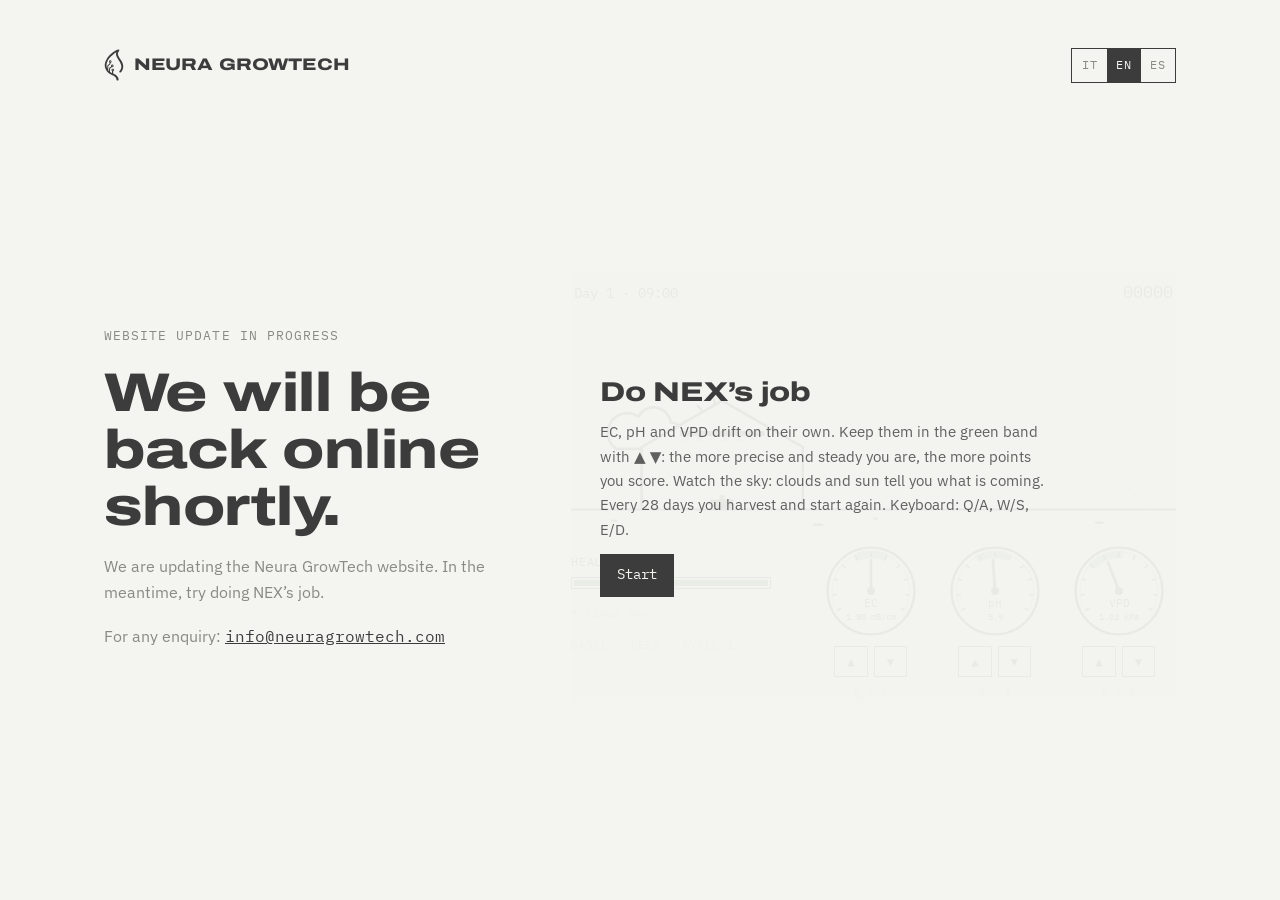
<file: manutenzione/index.html>
<!doctype html>
<html lang="it">
<head>
<meta charset="utf-8">
<meta name="viewport" content="width=device-width, initial-scale=1, viewport-fit=cover">
<title>Neura GrowTech · Sito in aggiornamento</title>
<meta name="robots" content="noindex">
<meta name="theme-color" content="#F4F4F1">
<link rel="icon" href="/favicon.svg?v=2" type="image/svg+xml">
<link rel="stylesheet" href="/css/style.css?v=26">
<link rel="stylesheet" href="/css/nexgame.css?v=26">
</head>
<body class="mt-page">
<main class="wrap mt">
  <div class="mt-top">
    <a class="brand" href="/" aria-label="Neura GrowTech">
      <svg width="20" height="32" viewBox="200 80 795 1315" aria-hidden="true"><path fill="currentColor" fill-rule="evenodd" d="M735.0 1375.8C725.4 1373.9 718.6 1370.6 712.6 1364.8C708.2 1360.6 705.6 1357.2 703.3 1352.5C699.9 1345.8 698.6 1340.8 697.3 1329.2C695.1 1310.4 690.2 1294.6 680.8 1276.2C670.9 1257.0 659.8 1241.7 644.0 1226.0C625.6 1207.6 605.3 1192.6 579.0 1177.9C566.8 1171.1 553.9 1165.0 529.0 1154.4C504.0 1143.8 500.9 1142.4 489.0 1137.0C475.4 1130.8 449.0 1117.5 439.8 1112.2C427.1 1104.9 409.5 1093.7 402.0 1088.2C400.5 1087.1 397.1 1084.6 394.5 1082.7C366.7 1062.5 335.5 1032.7 312.0 1003.8C294.4 982.1 276.8 954.6 263.1 927.2C245.1 891.3 231.0 851.8 224.7 820.2C219.8 795.0 217.8 774.4 217.9 746.0C217.9 727.3 218.3 719.4 220.5 701.5C228.6 633.4 258.0 555.6 304.7 478.5C314.6 462.3 337.4 429.1 349.7 413.2C389.5 361.8 430.1 319.2 480.7 275.8C494.0 264.5 531.0 235.2 542.8 226.7C576.7 202.2 591.1 192.5 618.8 175.5C655.7 152.8 673.2 142.9 707.5 125.8C733.9 112.6 754.9 103.2 766.0 99.6C772.5 97.5 783.1 96.9 789.7 98.2C799.2 100.3 808.4 107.4 813.2 116.5C821.0 131.4 819.0 147.7 807.7 161.8C775.7 201.4 762.2 227.2 756.2 260.2C755.4 264.3 755.3 267.9 755.3 279.8C755.3 293.8 755.4 294.5 756.9 303.0C762.1 331.9 775.0 361.8 802.1 407.6C813.6 427.1 828.2 449.6 860.2 497.6C883.7 532.7 891.9 545.6 902.7 563.7C913.9 582.6 914.4 583.4 921.0 595.6C944.1 638.9 956.9 671.9 967.4 715.0C971.0 729.6 974.3 751.0 976.1 770.0C976.9 779.2 976.9 813.6 976.1 823.0C974.4 841.7 970.0 867.0 965.7 883.0C961.5 898.5 954.3 919.9 950.0 929.5C949.0 931.8 946.9 936.4 945.5 939.7C941.0 950.0 931.5 967.7 923.6 980.5C910.2 1002.3 891.5 1026.3 880.3 1036.1C870.3 1044.9 859.5 1049.7 849.2 1049.6C843.1 1049.6 838.6 1048.6 833.0 1045.9C829.6 1044.3 827.9 1043.1 824.7 1039.8C812.8 1027.8 811.3 1010.0 820.7 993.1C823.2 988.7 825.4 985.8 832.5 977.7C837.8 971.6 846.9 960.1 851.1 954.5C873.4 924.2 886.7 893.6 894.4 855.2C898.0 837.7 899.9 813.4 899.0 797.2C898.0 778.5 897.0 769.6 894.2 754.5C885.4 705.9 864.6 655.0 830.6 598.9C815.9 574.7 808.0 562.5 777.5 516.8C751.6 478.1 742.6 464.2 729.6 442.6C697.7 390.2 681.7 347.7 678.5 307.3C676.2 278.5 681.4 248.2 693.0 222.4C694.6 218.7 696.0 215.5 696.0 215.3C696.0 214.6 694.1 215.1 691.5 216.6C690.0 217.4 684.6 220.4 679.5 223.1C648.3 240.1 598.4 273.9 564.0 301.2C529.9 328.4 507.1 348.5 480.5 375.0C452.4 403.0 430.3 428.4 403.8 462.9C391.9 478.5 371.4 508.7 363.4 522.5C349.1 547.1 348.2 548.8 340.0 565.2C331.5 582.3 328.3 589.6 321.9 605.5C304.7 648.2 295.1 688.4 291.9 730.5C291.2 740.1 291.7 765.6 292.7 776.5C296.1 810.2 303.0 839.8 315.1 872.0C318.8 881.8 320.9 886.3 321.5 885.7C321.8 885.4 322.0 864.8 322.1 834.0C322.3 783.8 322.3 782.6 323.4 777.8C325.0 770.5 326.7 765.5 330.0 758.7C336.2 745.8 343.3 737.6 357.0 727.9C360.2 725.6 364.8 722.3 367.2 720.5C369.7 718.7 374.0 715.7 376.8 713.8C399.3 698.2 406.8 690.5 410.7 678.2C412.7 672.0 413.0 668.7 413.0 653.5L413.0 639.2L409.0 635.6C403.7 630.7 400.5 626.4 397.2 619.8C390.4 605.7 389.5 593.6 394.3 578.2C394.8 576.9 395.9 574.2 396.9 572.3C404.8 556.5 419.2 545.7 436.7 542.7C443.3 541.5 453.1 542.0 459.4 543.7C480.9 549.6 496.4 567.9 498.5 589.8C499.3 597.6 498.6 603.3 496.2 610.5C492.8 620.5 488.3 627.5 481.1 633.9C474.3 640.0 469.0 643.1 460.6 646.0L455.2 647.8L454.9 663.3C454.6 679.7 454.2 684.1 452.2 691.2C449.2 702.0 444.2 709.9 434.1 720.1C426.1 728.0 420.2 732.6 395.2 750.3C377.2 763.0 373.1 767.0 368.9 775.5C362.5 788.2 362.5 788.9 362.5 878.7L362.5 949.8L363.9 952.0C368.7 959.4 389.7 983.0 391.5 983.0C391.8 983.0 392.0 980.2 392.0 975.4C392.0 971.2 392.1 953.0 392.2 935.0C392.4 899.3 392.6 897.1 395.5 885.3C398.9 871.7 406.0 859.4 417.1 847.8C421.8 842.8 422.5 842.3 447.0 822.7C456.2 815.4 465.1 808.1 466.7 806.6C470.6 802.8 473.3 798.6 474.6 794.4L475.6 790.9L474.6 784.6C473.3 777.1 473.2 774.1 474.3 767.8C476.8 752.1 484.8 739.2 497.5 730.6C505.1 725.3 511.6 722.7 520.7 721.2C538.3 718.4 555.0 723.9 568.1 737.0C580.8 749.7 585.6 769.8 580.3 788.0C575.9 803.3 563.6 817.5 549.3 824.0C538.9 828.7 525.4 830.0 514.2 827.3C512.6 826.9 510.7 826.5 510.1 826.5C509.4 826.5 505.7 829.2 500.1 833.6C489.7 842.0 485.9 844.9 467.2 858.8C459.6 864.5 452.2 870.0 450.8 870.9C445.9 874.6 440.4 882.7 437.8 890.0C432.9 903.7 431.9 919.4 432.1 976.6L432.2 1016.4L433.5 1017.7C437.2 1021.7 458.5 1036.5 472.5 1044.7C477.0 1047.4 481.8 1050.2 483.0 1051.0C486.4 1053.1 504.2 1062.6 509.1 1065.0C511.6 1066.3 513.7 1067.0 514.2 1066.8C514.9 1066.6 515.0 1063.0 515.0 1026.0L515.0 985.4L509.6 980.1C501.8 972.4 497.7 965.6 495.3 956.4C492.6 946.3 492.6 937.6 495.3 927.5C497.7 918.2 503.9 907.9 510.6 901.7C514.3 898.4 520.8 894.0 524.3 892.5C541.0 885.2 556.5 885.2 571.8 892.7C577.2 895.4 584.3 900.3 587.3 903.6C589.7 906.1 594.4 912.9 596.0 916.0C598.9 921.7 601.5 933.0 601.5 939.9C601.5 943.3 600.1 951.0 598.6 955.8C593.9 970.7 581.2 984.8 567.2 990.3L563.2 991.9L563.1 1040.7L563.0 1089.6L565.6 1090.7C567.1 1091.4 574.2 1094.4 581.4 1097.5C613.3 1111.0 628.4 1118.4 649.0 1130.4C681.5 1149.4 709.4 1173.2 729.5 1199.2C740.0 1212.7 744.4 1219.0 752.8 1233.0C776.9 1272.5 791.1 1319.3 785.7 1341.4C784.1 1348.4 780.2 1355.8 775.0 1361.6C770.0 1367.3 760.5 1373.0 752.8 1375.0C747.7 1376.3 739.4 1376.7 735.0 1375.8ZM554.3 956.3C557.9 954.7 561.2 951.5 562.9 948.1C564.0 945.7 564.2 944.6 564.2 941.0C564.2 937.4 564.1 936.3 562.8 933.9C561.1 930.4 557.3 926.9 553.6 925.5C551.8 924.8 549.7 924.5 547.1 924.5C543.7 924.5 542.7 924.7 540.1 926.0C536.2 928.0 532.4 932.1 531.2 935.6C530.0 939.3 530.4 945.4 532.1 948.8C534.3 953.0 538.9 956.5 543.7 957.5C546.7 958.1 551.4 957.6 554.3 956.3ZM535.3 789.6C539.4 787.6 541.7 785.5 543.5 781.8C545.6 777.5 545.9 774.1 544.6 769.6C542.6 763.3 538.6 759.4 532.0 757.7C528.1 756.7 524.2 757.3 519.9 759.6C508.3 765.7 508.0 782.7 519.3 788.9C524.8 791.9 529.9 792.1 535.3 789.6ZM452.3 610.8C460.1 607.2 463.9 598.3 461.3 589.9C457.6 578.2 442.1 574.4 432.9 583.0C428.2 587.3 426.2 595.6 428.5 601.6C430.3 606.3 434.3 610.2 439.2 611.8C442.5 612.9 448.8 612.4 452.3 610.8Z"/></svg>
      NEURA GROWTECH
    </a>
    <div class="lang" role="group" aria-label="Lingua / Language / Idioma">
      <button type="button" data-lang="it" lang="it">IT</button><button type="button" data-lang="en" lang="en">EN</button><button type="button" data-lang="es" lang="es">ES</button>
    </div>
  </div>
  <div class="mt-grid">
    <div class="mt-copy">
      <span class="eyebrow" data-t="eyebrow">Sito in aggiornamento</span>
      <h1 data-t="title">Torniamo online a breve.</h1>
      <p data-t="body">Stiamo aggiornando il sito di Neura GrowTech. Nel frattempo, prova a fare il lavoro di NEX.</p>
      <p><span data-t="contact">Per qualsiasi richiesta:</span> <a class="mt-mail" href="mailto:info@neuragrowtech.com">info@neuragrowtech.com</a></p>
    </div>
    <div id="nexgame"></div>
  </div>
</main>
<script data-cfasync="false" id="nexgame-src">
/* "Fai il lavoro di NEX" — mini-gioco delle pagine /gioco/, /manutenzione/ e 404.
   Uso: NexGame.mount(elemento, 'it'|'en'|'es', { shareUrl, invertPage }) -> { setLang(l) }

   - Serra in stile minimale: sole e luna scorrono sull'orizzonte e fanno da orologio, le nuvole
     annunciano gli imprevisti, di notte i colori si invertono.
   - LED supplementari: accesi solo nel fotoperiodo (06–22) quando manca il sole (nuvole o dopo il tramonto).
   - Gioco infinito a cicli di 28 giorni (primo taglio del basilico); punti solo con tutti i parametri in fascia, maggiorati da
     precisione e serie; bonus a ogni raccolto. Le prime giornate durano di più.
   - Simulazione a passo fisso con semi casuali: "Guarda NEX" rigioca la stessa identica serra.
   - È una simulazione semplificata: i numeri sono del gioco, non rese o prestazioni reali. */
(function () {
  var STR = {
    it: {
      headNex: 'NEX al comando', day: 'Giorno ', cycle: 'Ciclo', hi: 'HI', health: 'Salute', bestShort: 'Record',
      st: ['Seme', 'Germinazione', 'Cotiledoni', 'Prime foglie vere', 'Pianta adulta', 'Pronta per il raccolto'],
      crop: 'Basilico',
      start_t: 'Fai il lavoro di NEX',
      start_p: 'EC, pH e VPD si spostano da soli. Tienili nella fascia verde con ▲ ▼: più sei preciso e costante, più punti fai. Guarda il cielo: nuvole e sole annunciano cosa succederà. Ogni 28 giorni si raccoglie e si riparte.',
      keys: 'Da tastiera: Q/A, W/S, E/D.', start_b: 'Inizia',
      over_t: 'La pianta non ce l’ha fatta.', over_p: '{p} punti · giorno {d} · ciclo {c}.',
      newbest: 'Nuovo record!',
      nexline: 'NEX corregge questi parametri da solo, ogni pochi secondi, 24 ore su 24.',
      watch: 'Guarda come lo fa NEX', again: 'Rigioca', share: 'Sfida un collega', copied: 'Testo copiato',
      skip: 'Vai al risultato',
      cmp_t: 'Stessa serra, stessi imprevisti, stessi giorni.', you: 'Tu', nex: 'NEX',
      r_day: 'Giorni', r_band: 'Tempo con tutto in fascia', r_manual: 'Correzioni a mano', r_pts: 'Punti',
      auto: 'automatico',
      note: 'Simulazione semplificata a scopo dimostrativo: non rappresenta rese o prestazioni reali.',
      cta: 'Vuoi vedere NEX in una serra vera?',
      harvest: '🌿 Raccolto! +{b} punti · si riparte con il ciclo {c}',
      pause_t: 'In pausa', resume: 'Riprendi',
      shareRec: 'Nuovo record personale nella serra di NEX: {p} punti, arrivato al giorno {d}. 🌱',
      shareRun: 'Ho fatto {p} punti nella serra di NEX (giorno {d}). Il mio record è {r}. 🌱',
      jabs: ['Scommetto che non tieni EC, pH e VPD in fascia neanche per una settimana. 😏', 'Tu quanto resisti prima che il basilico appassisca?', 'Pensi di fare il lavoro di NEX meglio di me? Dimostralo.'],
      ev: ['☀ Picco di sole: VPD in salita', '💧 Rabbocco con acqua: EC in calo', '⚗ Acqua di rete alcalina: pH in salita',
           '☁ Arrivano le nuvole: VPD in calo', '🌡 Caldo, la pianta beve: EC in salita', '🌙 Umidità notturna: VPD in calo'],
      evT: ['Picco di sole', 'Rabbocco con acqua', 'Acqua di rete alcalina', 'Arrivano le nuvole', 'Caldo, la pianta beve', 'Umidità notturna'],
      up: 'sale', down: 'scende', press: 'premi', now: 'ora',
      w_clear: '☀ Sereno', w_cloud: '☁ Nuvoloso · LED supplementari accesi', w_dusk: '🌇 Dopo il tramonto · LED supplementari accesi', w_night: '🌙 Notte',
      vpd: 'VPD', ec: 'EC'
    },
    en: {
      headNex: 'NEX in control', day: 'Day ', cycle: 'Cycle', hi: 'HI', health: 'Health', bestShort: 'Best',
      st: ['Seed', 'Germination', 'Cotyledons', 'First true leaves', 'Mature plant', 'Ready to harvest'],
      crop: 'Basil',
      start_t: 'Do NEX’s job',
      start_p: 'EC, pH and VPD drift on their own. Keep them in the green band with ▲ ▼: the more precise and steady you are, the more points you score. Watch the sky: clouds and sun tell you what is coming. Every 28 days you harvest and start again.',
      keys: 'Keyboard: Q/A, W/S, E/D.', start_b: 'Start',
      over_t: 'The plant didn’t make it.', over_p: '{p} points · day {d} · cycle {c}.',
      newbest: 'New best!',
      nexline: 'NEX corrects these parameters on its own, every few seconds, around the clock.',
      watch: 'Watch NEX do it', again: 'Play again', share: 'Challenge a colleague', copied: 'Text copied',
      skip: 'Skip to result',
      cmp_t: 'Same greenhouse, same surprises, same days.', you: 'You', nex: 'NEX',
      r_day: 'Days', r_band: 'Time with everything in range', r_manual: 'Manual corrections', r_pts: 'Points',
      auto: 'automatic',
      note: 'Simplified simulation for demonstration only: it does not represent real yields or performance.',
      cta: 'Want to see NEX in a real greenhouse?',
      harvest: '🌿 Harvest! +{b} points · starting cycle {c}',
      pause_t: 'Paused', resume: 'Resume',
      shareRec: 'New personal best in the NEX greenhouse: {p} points, made it to day {d}. 🌱',
      shareRun: 'I scored {p} points in the NEX greenhouse (day {d}). My best is {r}. 🌱',
      jabs: ['Bet you can’t keep EC, pH and VPD in range for even a week. 😏', 'How long can you last before the basil wilts?', 'Think you can do NEX’s job better than me? Prove it.'],
      ev: ['☀ Sun peak: VPD rising', '💧 Topping up with water: EC falling', '⚗ Alkaline tap water: pH rising',
           '☁ Clouds coming: VPD falling', '🌡 Hot day, the plant drinks: EC rising', '🌙 Humid night: VPD falling'],
      evT: ['Sun peak', 'Topping up with water', 'Alkaline tap water', 'Clouds coming', 'Hot day, the plant drinks', 'Humid night'],
      up: 'rising', down: 'falling', press: 'press', now: 'now',
      w_clear: '☀ Clear sky', w_cloud: '☁ Cloudy · supplemental LEDs on', w_dusk: '🌇 After sunset · supplemental LEDs on', w_night: '🌙 Night',
      vpd: 'VPD', ec: 'EC'
    },
    es: {
      headNex: 'NEX al mando', day: 'Día ', cycle: 'Ciclo', hi: 'REC', health: 'Salud', bestShort: 'Récord',
      st: ['Semilla', 'Germinación', 'Cotiledones', 'Primeras hojas verdaderas', 'Planta adulta', 'Lista para cosechar'],
      crop: 'Albahaca',
      start_t: 'Haz el trabajo de NEX',
      start_p: 'La CE, el pH y el DPV se desvían solos. Mantenlos en la franja verde con ▲ ▼: cuanto más preciso y constante seas, más puntos harás. Mira el cielo: las nubes y el sol anuncian lo que va a pasar. Cada 28 días se cosecha y se vuelve a empezar.',
      keys: 'Con teclado: Q/A, W/S, E/D.', start_b: 'Empezar',
      over_t: 'La planta no lo ha conseguido.', over_p: '{p} puntos · día {d} · ciclo {c}.',
      newbest: '¡Nuevo récord!',
      nexline: 'NEX corrige estos parámetros por sí solo, cada pocos segundos, las 24 horas.',
      watch: 'Mira cómo lo hace NEX', again: 'Volver a jugar', share: 'Reta a un colega', copied: 'Texto copiado',
      skip: 'Ir al resultado',
      cmp_t: 'Mismo invernadero, mismos imprevistos, mismos días.', you: 'Tú', nex: 'NEX',
      r_day: 'Días', r_band: 'Tiempo con todo en rango', r_manual: 'Correcciones manuales', r_pts: 'Puntos',
      auto: 'automático',
      note: 'Simulación simplificada con fines demostrativos: no representa rendimientos ni prestaciones reales.',
      cta: '¿Quieres ver NEX en un invernadero real?',
      harvest: '🌿 ¡Cosecha! +{b} puntos · empieza el ciclo {c}',
      pause_t: 'En pausa', resume: 'Continuar',
      shareRec: 'Nuevo récord personal en el invernadero de NEX: {p} puntos, llegué al día {d}. 🌱',
      shareRun: 'He hecho {p} puntos en el invernadero de NEX (día {d}). Mi récord es {r}. 🌱',
      jabs: ['Apuesto a que no mantienes la CE, el pH y el DPV en rango ni una semana. 😏', '¿Cuánto aguantas antes de que se marchite la albahaca?', '¿Crees que haces el trabajo de NEX mejor que yo? Demuéstralo.'],
      ev: ['☀ Pico de sol: DPV en aumento', '💧 Relleno con agua: CE en descenso', '⚗ Agua de red alcalina: pH en aumento',
           '☁ Llegan las nubes: DPV en descenso', '🌡 Calor, la planta bebe: CE en aumento', '🌙 Humedad nocturna: DPV en descenso'],
      evT: ['Pico de sol', 'Relleno con agua', 'Agua de red alcalina', 'Llegan las nubes', 'Calor, la planta bebe', 'Humedad nocturna'],
      up: 'sube', down: 'baja', press: 'pulsa', now: 'ya',
      w_clear: '☀ Despejado', w_cloud: '☁ Nublado · LED suplementarios encendidos', w_dusk: '🌇 Tras la puesta de sol · LED suplementarios encendidos', w_night: '🌙 Noche',
      vpd: 'DPV', ec: 'CE'
    }
  };

  // ---------- simulazione (nessun accesso al DOM) ----------
  var C = {
    HARVEST: 28, DT: 1 / 30, MOVE: 5,
    // durata di una giornata in secondi: lenta all'inizio (DAY_SEC0), a regime dopo SLOW_T secondi (DAY_SEC1)
    DAY_SEC0: 13, DAY_SEC1: 10, SLOW_T: 60,
    DRIFT: .023, CAP: .008, LOSS: 20, REGEN: 6,
    // difficoltà in funzione del tempo di gioco (secondi): riscaldamento, salita, poi crescita lenta
    D0: 1.15, D1: 1.8, RAMP_T: 130, D2: .3, D2_T: 90, DMAX: 2.8,
    EV_MAG: .058, EV_WARN: 2, EV_GAP: 7, EV_FIRST: 10,
    WARMUP_T: 50, DW: .5, EV_WARN_START: 3.5,
    SUNRISE: 6, SUNSET: 20, PHOTO_END: 22, NIGHT: .006, CLOUD_COVER: 9,
    HELP_EV: 5, PTS: 10, STREAK_STEP: 4, MULT_MAX: 3, HARVEST_BONUS: 200
  };
  var GAUGES = [
    { k: 'ec',  unit: 'mS/cm', min: .4, max: 3.2, lo: 1.5, hi: 2.1,  step: .12, dec: 2, key: ['q', 'a'] },
    { k: 'ph',  unit: '',      min: 4.4, max: 7.6, lo: 5.6, hi: 6.3, step: .12, dec: 1, key: ['w', 's'] },
    { k: 'vpd', unit: 'kPa',   min: .2, max: 2.2, lo: .8, hi: 1.25,  step: .08, dec: 2, key: ['e', 'd'] }
  ];
  // [indicatore, direzione]; l'indice corrisponde ai testi STR.ev
  var EVENTS = [[2, 1], [0, -1], [1, 1], [2, -1], [0, 1], [2, -1]];
  var EV_SUN = 0, EV_CLOUD = 3, EV_HEAT = 4;
  // ore in cui ogni imprevisto è plausibile [da, a): sole e caldo nelle ore centrali, nuvole di giorno, umidità di notte
  var EV_HOURS = [[10, 17], [0, 24], [0, 24], [7, 18], [11, 18], [21, 29]];
  function evOk(k, h) { var r = EV_HOURS[k]; return (h >= r[0] && h < r[1]) || (h + 24 >= r[0] && h + 24 < r[1]); }

  function rng(seed) { return function () { seed |= 0; seed = seed + 0x6D2B79F5 | 0; var t = Math.imul(seed ^ seed >>> 15, 1 | seed); t = t + Math.imul(t ^ t >>> 7, 61 | t) ^ t; return ((t ^ t >>> 14) >>> 0) / 4294967296; }; }

  function Sim(seed) {
    this.r = rng(seed); this.er = rng(seed ^ 0x5bd1e995);
    this.t = 0; this.day = 9 / 24; // si parte alle 9:00 del primo giorno
    this.health = 100; this.points = 0; this.mult = 1; this.streak = 0;
    this.inBand = 0; this.n = 0; this.presses = 0; this.cycle = 1; this.cyH = 0; this.cyN = 0;
    this.next = C.EV_FIRST; this.pend = null; this.shown = null; this.showUntil = 0; this.lastHarvest = null;
    this.cloudUntil = -1; this.active = null; this.activeUntil = 0; this.evN = 0;
    this.g = GAUGES.map(function (d) { return { v: (d.lo + d.hi) / 2, vel: 0, push: 0, cd: 0 }; });
  }
  Sim.prototype.daySec = function () { return C.DAY_SEC0 - (C.DAY_SEC0 - C.DAY_SEC1) * Math.min(1, this.t / C.SLOW_T); };
  Sim.prototype.hour = function (day) { return ((day === undefined ? this.day : day) % 1) * 24; };
  Sim.prototype.sunUp = function (h) { h = h === undefined ? this.hour() : h; return h >= C.SUNRISE && h < C.SUNSET; };
  Sim.prototype.photo = function () { var h = this.hour(); return h >= C.SUNRISE && h < C.PHOTO_END; };
  Sim.prototype.cloudy = function () { return this.t < this.cloudUntil; };
  Sim.prototype.ledOn = function () { return this.photo() && (this.cloudy() || !this.sunUp()); };
  Sim.prototype.diff = function () {
    var t = this.t;
    if (t < C.WARMUP_T) return C.DW + (C.D0 - C.DW) * t / C.WARMUP_T;
    t -= C.WARMUP_T;
    var d = C.D0 + (C.D1 - C.D0) * Math.min(1, t / C.RAMP_T) + C.D2 * Math.max(0, (t - C.RAMP_T) / C.D2_T);
    return Math.min(C.DMAX, d);
  };
  Sim.prototype.warn = function () { return this.t < C.WARMUP_T ? C.EV_WARN_START : C.EV_WARN; };
  Sim.prototype.cycleDay = function () { return this.day - (this.cycle - 1) * C.HARVEST; };
  Sim.prototype.nudge = function (i, dir) {
    var d = GAUGES[i], g = this.g[i];
    g.v = Math.max(d.min, Math.min(d.max, g.v + dir * d.step)); g.vel *= .4; this.presses++;
  };
  Sim.prototype.nex = function () {
    var DT = C.DT;
    this.g.forEach(function (g, i) {
      var d = GAUGES[i]; g.cd -= DT; if (g.cd > 0) return;
      var w = d.hi - d.lo, p = g.v + (g.vel + g.push) * DT * C.MOVE * 6;
      if (p < d.lo + w * .15 || p > d.hi - w * .15) {
        g.v = Math.max(d.min, Math.min(d.max, g.v + (p < d.lo + w * .15 ? 1 : -1) * d.step * .6));
        g.vel *= .3; g.push *= .3; g.cd = .3;
      }
    });
  };
  // un passo da DT secondi; restituisce i punti bonus se in questo passo c'è stato un raccolto
  Sim.prototype.step = function (auto) {
    var s = this, DT = C.DT, diff = s.diff(), harvested = 0;
    if (!s.pend && s.t >= s.next - s.warn()) {
      // l'imprevisto dipende dall'ora in cui accadrà: niente sole o nuvole di notte
      var hAt = s.hour(s.day + (s.next - s.t) / s.daySec()), list = [];
      for (var e = 0; e < EVENTS.length; e++) if (evOk(e, hAt)) list.push(e);
      if (evOk(EV_CLOUD, hAt)) list.push(EV_CLOUD, EV_CLOUD); // di giorno le nuvole sono l'imprevisto più comune
      var k = list[Math.floor(s.er() * list.length)];
      s.pend = { k: k, at: s.next, from: s.t, mag: C.EV_MAG * (.7 + .6 * s.er()) * diff };
      s.shown = k; s.showUntil = s.next + .8; s.evN++;
    }
    if (s.pend && s.t >= s.pend.at) {
      var ev = EVENTS[s.pend.k], d0 = GAUGES[ev[0]];
      s.g[ev[0]].push = ev[1] * (d0.max - d0.min) * s.pend.mag;
      if (s.pend.k === EV_CLOUD) s.cloudUntil = s.t + C.CLOUD_COVER;
      s.active = s.pend.k; s.activeUntil = s.t + 2.5;
      s.pend = null; s.next = s.t + C.EV_GAP * (.75 + .5 * s.er()) / Math.sqrt(diff);
    }
    if (s.shown !== null && s.t > s.showUntil) s.shown = null;
    if (s.active !== null && s.t > s.activeUntil) s.active = null;
    var night = !s.sunUp();
    s.g.forEach(function (g, i) {
      var d = GAUGES[i], span = d.max - d.min, cap = span * C.CAP * diff;
      g.vel += (s.r() - .5) * span * C.DRIFT * diff * DT * 60;
      if (night && i === 2) g.vel -= span * C.NIGHT * DT;
      g.vel *= .985;
      g.vel = Math.max(-cap, Math.min(cap, g.vel));
      g.v += (g.vel + g.push) * DT * C.MOVE; g.push *= .93;
      if (g.v <= d.min || g.v >= d.max) { g.v = Math.max(d.min, Math.min(d.max, g.v)); g.vel *= -.3; g.push = 0; }
    });
    if (auto) s.nex();
    var out = 0, prec = 0;
    s.g.forEach(function (g, i) {
      var d = GAUGES[i], c = (d.lo + d.hi) / 2, half = (d.hi - d.lo) / 2;
      if (g.v < d.lo || g.v > d.hi) out++;
      prec += Math.max(0, 1 - Math.abs(g.v - c) / half);
    });
    prec /= 3;
    if (out) {
      s.health = Math.max(0, s.health - out * C.LOSS * DT); s.streak = 0; s.mult = 1;
    } else {
      s.health = Math.min(100, s.health + C.REGEN * DT); s.streak += DT; s.inBand++;
      s.mult = Math.min(C.MULT_MAX, 1 + Math.floor(s.streak / C.STREAK_STEP) * .5);
      s.points += C.PTS * (.3 + .7 * prec) * s.mult * DT;
    }
    s.n++; s.cyH += s.health; s.cyN++; s.t += DT; s.day += DT / s.daySec();
    if (s.health > 0 && s.day >= s.cycle * C.HARVEST) {
      harvested = Math.round(C.HARVEST_BONUS * (s.cyH / s.cyN) / 100);
      s.points += harvested; s.cycle++; s.cyH = 0; s.cyN = 0; s.lastHarvest = { bonus: harvested, until: s.t + 3 };
    }
    return harvested;
  };
  Sim.prototype.result = function () {
    return { day: Math.floor(this.day) + 1, cycle: this.cycle, points: Math.round(this.points),
             band: this.n ? Math.round(this.inBand / this.n * 100) : 0, presses: this.presses };
  };

  // ---------- interfaccia minimale ----------
  var NS = 'http://www.w3.org/2000/svg', H = 196, GX = 150;
  var CLOUD_PATH = 'M-28 10h54a13 13 0 0 0 0-26a17 17 0 0 0-32-6a13 13 0 0 0-22 32z';
  // arco del cielo: curva quadratica da (24,H) a (576,H) passando sopra
  function arcPt(f) { var u = 1 - f; return [u * u * 24 + 2 * u * f * 300 + f * f * 576, u * u * H + 2 * u * f * -60 + f * f * H]; }

  function scene() {
    var stars = '', k;
    var st = [[70, 64, 1.6], [150, 40, 1.2], [250, 86, 1.4], [330, 48, 1.2], [395, 100, 1], [540, 46, 1.6], [575, 118, 1.1], [205, 128, 1], [480, 140, 1.1]];
    for (k = 0; k < st.length; k++) stars += '<circle cx="' + st[k][0] + '" cy="' + st[k][1] + '" r="' + st[k][2] + '"/>';
    var leds = '';
    for (k = 0; k < 6; k++) leds += '<rect class="ng-led ' + (k % 2 ? 'b' : 'a') + '" x="' + (GX - 38 + k * 13) + '" y="' + (H - 73) + '" width="5" height="5"/>';
    return '<svg class="ng-scene" viewBox="0 0 600 ' + (H + 24) + '" aria-hidden="true">' +
      '<path class="ng-arc" d="M24 ' + H + ' Q300 -60 576 ' + H + '"/>' +
      '<g class="ng-stars">' + stars + '</g>' +
      '<g class="ng-moon"><path d="M-3 -13a13 13 0 1 0 14 17a10.5 10.5 0 1 1 -14 -17z"/></g>' +
      '<g class="ng-sun"><circle r="11"/><path d="M0 -18v-5M0 18v5M-18 0h-5M18 0h5M-13 -13l-3.5 -3.5M13 13l3.5 3.5M-13 13l-3.5 3.5M13 -13l3.5 -3.5"/></g>' +
      '<g class="ng-cloud ng-cloud-deco"><path d="' + CLOUD_PATH + '"/></g>' +
      '<g class="ng-cloud ng-cloud-ev"><path d="' + CLOUD_PATH + '"/></g>' +
      '<g class="ng-heat"><path d="M330 150q6-6 12 0t12 0t12 0M390 162q6-6 12 0t12 0t12 0M450 146q6-6 12 0t12 0t12 0"/></g>' +
            '<path class="ng-house" d="M' + (GX - 80) + ' ' + H + 'V' + (H - 62) + 'L' + GX + ' ' + (H - 108) + 'L' + (GX + 80) + ' ' + (H - 62) + 'V' + H + '"/>' +
      '<polygon class="ng-cone" points="' + (GX - 38) + ',' + (H - 68) + ' ' + (GX + 38) + ',' + (H - 68) + ' ' + (GX + 58) + ',' + H + ' ' + (GX - 58) + ',' + H + '"/>' +
      '<rect class="ng-ledbar" x="' + (GX - 42) + '" y="' + (H - 78) + '" width="84" height="5"/>' + leds +
      '<g transform="translate(' + (GX - 60) + ',' + (H - 98) + ')"><g class="ng-pl"><g class="ng-sway">' +
      '<path class="ng-stem" d="M60 88V64"/>' +
      '<g class="ng-s"><ellipse cx="52" cy="76" rx="8" ry="4.5" transform="rotate(-20 52 76)"/><ellipse cx="68" cy="76" rx="8" ry="4.5" transform="rotate(20 68 76)"/></g>' +
      '<g class="ng-s"><path class="ng-stem" d="M60 64V54"/><path d="M60 72c-12-4-22 1-26 10 11 3 21-1 26-10z"/><path d="M60 72c12-4 22 1 26 10-11 3-21-1-26-10z"/></g>' +
      '<g class="ng-s"><path class="ng-stem" d="M60 54V44"/><path d="M60 56c-10-5-19-2-23 6 9 4 18 1 23-6z"/><path d="M60 56c10-5 19-2 23 6-9 4-18 1-23-6z"/></g>' +
      '<g class="ng-s"><path class="ng-stem" d="M60 44V34"/><path d="M60 42c-8-5-15-3-18 4 7 3 14 1 18-4z"/><path d="M60 42c8-5 15-3 18 4-7 3-14 1-18-4z"/><path d="M60 36c-3-7-1-12 0-14 1 2 3 7 0 14z"/></g>' +
      '<g class="ng-s"><path d="M60 30c-6-4-12-2-14 3 6 3 11 1 14-3z"/><path d="M60 30c6-4 12-2 14 3-6 3-11 1-14-3z"/></g>' +
      '</g></g><circle class="ng-seed" cx="60" cy="86" r="3"/><path class="ng-pot" d="M48 88h24l-3 10H51z"/></g>' +
      '<line class="ng-horizon" x1="0" y1="' + H + '" x2="600" y2="' + H + '"/>' +
      '<g class="ng-ground"><rect x="40" y="' + (H + 10) + '" width="6" height="2"/><rect x="240" y="' + (H + 14) + '" width="10" height="2"/><rect x="300" y="' + (H + 8) + '" width="4" height="2"/><rect x="520" y="' + (H + 12) + '" width="8" height="2"/></g>' +
      '</svg>';
  }
  function pt(r, a) { var rad = a * Math.PI / 180; return [r * Math.sin(rad), -r * Math.cos(rad)]; }
  function arcD(r, a0, a1) { var p0 = pt(r, a0), p1 = pt(r, a1); return 'M' + p0[0].toFixed(1) + ' ' + p0[1].toFixed(1) + 'A' + r + ' ' + r + ' 0 ' + (a1 - a0 > 180 ? 1 : 0) + ' 1 ' + p1[0].toFixed(1) + ' ' + p1[1].toFixed(1); }
  function ang(d, v) { return -120 + 240 * (v - d.min) / (d.max - d.min); }
  function dial(d) {
    var ticks = '';
    for (var k = 0; k <= 10; k++) { var a = -120 + k * 24, o = pt(34, a), n = pt(30, a); ticks += '<line x1="' + o[0].toFixed(1) + '" y1="' + o[1].toFixed(1) + '" x2="' + n[0].toFixed(1) + '" y2="' + n[1].toFixed(1) + '"/>'; }
    return '<svg class="ng-dial" viewBox="-42 -42 84 84" aria-hidden="true">' +
      '<circle class="ng-face" r="38"/><path class="ng-track" d="' + arcD(34, -120, 120) + '"/>' +
      '<path class="ng-band" d="' + arcD(32, ang(d, d.lo), ang(d, d.hi)) + '"/>' +
      '<g class="ng-ticks">' + ticks + '</g>' +
      '<g class="ng-needle"><line x1="0" y1="0" x2="0" y2="-27"/></g><circle class="ng-hub" r="3.5"/>' +
      '<text class="ng-dname" y="14" text-anchor="middle"></text><text class="ng-dval" y="25" text-anchor="middle"></text></svg>';
  }

  function store(k, v) { try { localStorage.setItem(k, v); } catch (e) {} }
  function read(k) { try { return localStorage.getItem(k); } catch (e) { return null; } }
  function esc(s) { return String(s).replace(/[&<>"]/g, function (c) { return { '&': '&amp;', '<': '&lt;', '>': '&gt;', '"': '&quot;' }[c]; }); }
  function pad(n, w) { n = String(Math.max(0, Math.round(n))); while (n.length < w) n = '0' + n; return n; }

  function mount(root, lang, opts) {
    opts = opts || {};
    var shareUrl = opts.shareUrl || 'https://neuragrowtech.com/gioco/';
    root.classList.add('ng');
    root.innerHTML =
      '<div class="ng-top"><span class="ng-clock"></span><span class="ng-label"></span><span class="ng-score"><span class="ng-hi"></span> <b class="ng-pts">00000</b> <span class="ng-mult"></span></span></div>' +
      scene() +
      '<div class="ng-bottom"><div class="ng-info">' +
      '<span class="ng-hlabel"></span><span class="ng-health"><i></i></span>' +
      '<span class="ng-status"></span><span class="ng-stage"></span></div>' +
      '<div class="ng-gauges"></div></div>' +
      '<div class="ng-ov"><h2 class="ng-ov-t"></h2><p class="ng-ov-p"></p><p class="ng-ov-nex"></p><div class="ng-cmp"></div><p class="ng-note"></p><p class="ng-cta"></p>' +
      '<div class="ng-ov-btns"></div><span class="ng-ov-best"></span></div>';
    var q = function (s) { return root.querySelector(s); };
    var el = {
      sun: q('.ng-sun'), moon: q('.ng-moon'), stars: q('.ng-stars'), deco: q('.ng-cloud-deco'), cev: q('.ng-cloud-ev'),
      heat: q('.ng-heat'), cone: q('.ng-cone'), pl: q('.ng-pl'), seed: q('.ng-seed'), leaves: root.querySelectorAll('.ng-s'),
      stem: q('.ng-stem'), hp: q('.ng-health i')
    };

    var ui = GAUGES.map(function (d, i) {
      var g = document.createElement('div');
      g.className = 'ng-gauge';
      g.innerHTML = dial(d) +
        '<div class="ng-ctl"><button type="button" aria-label="+">▲</button><button type="button" aria-label="−">▼</button></div>' +
        '<span class="ng-keys">' + d.key[0].toUpperCase() + ' / ' + d.key[1].toUpperCase() + '</span>';
      q('.ng-gauges').appendChild(g);
      var b = g.querySelectorAll('.ng-ctl button');
      hold(b[0], function () { nudge(i, 1); }); hold(b[1], function () { nudge(i, -1); });
      return { el: g, btn: b, needle: g.querySelector('.ng-needle'), name: g.querySelector('.ng-dname'), val: g.querySelector('.ng-dval') };
    });

    function hold(btn, fn) {
      var t = null; function stop() { clearInterval(t); t = null; }
      btn.addEventListener('pointerdown', function (e) { e.preventDefault(); fn(); stop(); t = setInterval(fn, 160); });
      ['pointerup', 'pointerleave', 'pointercancel'].forEach(function (ev) { btn.addEventListener(ev, stop); });
      btn.addEventListener('keydown', function (e) { if (e.key === 'Enter' || e.key === ' ') { e.preventDefault(); fn(); } });
    }
    document.addEventListener('keydown', function (e) {
      if (e.target && /input|textarea/i.test(e.target.tagName)) return;
      var k = e.key.toLowerCase();
      GAUGES.forEach(function (d, i) { if (k === d.key[0]) nudge(i, 1); if (k === d.key[1]) nudge(i, -1); });
    });

    var S = new Sim(1), mode = 'idle', seed = 1, you = null, nexRes = null, raf = 0, acc = 0, last = 0;
    var best = +(read('ngt-nex-best-pts') || 0), newBest = false;

    function nudge(i, dir) {
      if (mode !== 'play') return;
      S.nudge(i, dir);
      var g = ui[i].el; g.classList.remove('kick'); void g.offsetWidth; g.classList.add('kick');
      draw();
    }
    function loop(ts) {
      if (mode !== 'play' && mode !== 'nex') return;
      var speed = mode === 'nex' ? 4 : 1;
      acc += Math.min(.1, (ts - (last || ts)) / 1000) * speed; last = ts;
      while (acc >= C.DT) {
        acc -= C.DT; S.step(mode === 'nex');
        if (S.health <= 0) { draw(); return finish(); }
        if (mode === 'nex' && S.day >= you.day) { draw(); return finish(); }
      }
      draw(); raf = requestAnimationFrame(loop);
    }
    function finish() {
      cancelAnimationFrame(raf);
      var sk = q('.ng-skip'); if (sk) sk.parentNode.removeChild(sk);
      var r = S.result();
      if (mode === 'play') {
        you = r; newBest = r.points > best;
        if (newBest) { best = r.points; store('ngt-nex-best-pts', String(best)); }
        mode = 'idle'; show('over');
      } else {
        nexRes = r; nexRes.day = Math.min(nexRes.day, you.day); mode = 'idle'; show('compare');
      }
    }
    function skip() {
      if (mode !== 'nex') return;
      cancelAnimationFrame(raf);
      while (S.health > 0 && S.day < you.day) S.step(true);
      draw(); finish();
    }
    function run(m) {
      cancelAnimationFrame(raf);
      if (m === 'play') seed = (Math.random() * 1e9) | 0;
      S = new Sim(seed); mode = m; acc = 0; last = 0;
      q('.ng-ov').hidden = true;
      root.classList.toggle('ng-nexmode', m === 'nex');
      var old = q('.ng-skip'); if (old) old.parentNode.removeChild(old);
      if (m === 'nex') {
        var b = document.createElement('button'); b.type = 'button'; b.className = 'ng-skip'; b.textContent = STR[lang].skip;
        b.addEventListener('click', skip); q('.ng-top').appendChild(b);
      }
      draw(); raf = requestAnimationFrame(loop);
    }
    document.addEventListener('visibilitychange', function () {
      if (document.hidden && mode === 'play') { cancelAnimationFrame(raf); mode = 'paused'; show('pause'); }
    });

    function num(n) { try { return n.toLocaleString(lang === 'en' ? 'en-GB' : lang === 'es' ? 'es-ES' : 'it-IT'); } catch (e) { return String(n); } }
    function fmt(v, dec) { var s = v.toFixed(dec); return lang === 'en' ? s : s.replace('.', ','); }
    function fill(s, r) { return s.replace('{p}', num(r.points || 0)).replace('{d}', r.day).replace('{c}', r.cycle).replace('{b}', r.bonus); }
    function place(node, x, y, sc) { node.setAttribute('transform', 'translate(' + x.toFixed(1) + ',' + y.toFixed(1) + ')' + (sc ? ' scale(' + sc + ')' : '')); }

    var dark = false;
    function draw() {
      var t = STR[lang], h = S.hour(), up = S.sunUp(h);
      // notte: colori invertiti (anche la pagina, se richiesto)
      if (dark !== !up) { dark = !up; root.classList.toggle('ng-dark', dark); if (opts.invertPage) document.body.classList.toggle('ng-dark-page', dark); }
      // sole e luna sull'arco: fanno da orologio
      var sunPos = arcPt(Math.min(1, Math.max(0, (h - C.SUNRISE) / (C.SUNSET - C.SUNRISE))));
      var peak = S.shown === EV_SUN || S.active === EV_SUN;
      el.sun.style.display = up ? '' : 'none';
      if (up) place(el.sun, sunPos[0], sunPos[1], peak ? 1.4 : 1);
      root.classList.toggle('ng-peak', peak);
      el.moon.style.display = up ? 'none' : '';
      el.stars.style.display = up ? 'none' : '';
      if (!up) { var mh = (h - C.SUNSET + 24) % 24, mp = arcPt(Math.min(1, mh / (24 - C.SUNSET + C.SUNRISE))); place(el.moon, mp[0], mp[1]); }
      // nuvola decorativa che attraversa lentamente il cielo di giorno
      el.deco.style.display = up ? '' : 'none';
      if (up) place(el.deco, 660 - ((S.t * 9) % 780), 58, .7);
      // nuvola dell'imprevisto: arriva da destra durante l'avviso, copre il sole, poi se ne va
      var cx = null;
      if (S.pend && S.pend.k === EV_CLOUD) { var p = Math.min(1, (S.t - S.pend.from) / Math.max(.1, S.pend.at - S.pend.from)); cx = 650 + (sunPos[0] + 18 - 650) * p; }
      else if (S.cloudy()) cx = sunPos[0] + 18;
      else if (S.t < S.cloudUntil + 3) cx = sunPos[0] + 18 - (S.t - S.cloudUntil) / 3 * (sunPos[0] + 120);
      el.cev.style.display = cx === null || !up ? 'none' : '';
      if (cx !== null) place(el.cev, cx, sunPos[1] + 16, 1);
      // caldo: aria che tremola
      el.heat.style.display = (S.shown === EV_HEAT || S.active === EV_HEAT) ? '' : 'none';
      // LED supplementari
      var led = S.ledOn();
      root.classList.toggle('ng-led-on', led);
      // testi in alto
      var hh = Math.floor(h), mm = Math.floor((h - hh) * 6) * 10;
      q('.ng-clock').textContent = t.day + Math.floor(S.day + 1) + ' · ' + (hh < 10 ? '0' : '') + hh + ':' + (mm < 10 ? '0' : '') + mm;
      q('.ng-label').textContent = mode === 'nex' ? t.headNex : '';
      q('.ng-hi').textContent = best ? t.hi + ' ' + pad(best, 5) : '';
      q('.ng-pts').textContent = pad(S.points, 5);
      q('.ng-mult').textContent = S.mult > 1 ? '×' + fmt(S.mult, 1).replace(/[.,]0$/, '') : '';
      // manometri
      ui.forEach(function (u, i) {
        var d = GAUGES[i], g = S.g[i], o = g.v < d.lo || g.v > d.hi;
        u.needle.setAttribute('transform', 'rotate(' + ang(d, g.v).toFixed(1) + ')');
        u.el.classList.toggle('out', o);
        var w = S.shown !== null && EVENTS[S.shown][0] === i;
        u.el.classList.toggle('warn', w);
        var help = w && S.evN <= C.HELP_EV; // aiuto solo per i primi imprevisti
        u.btn[0].classList.toggle('hint', help && EVENTS[S.shown][1] < 0);
        u.btn[1].classList.toggle('hint', help && EVENTS[S.shown][1] > 0);
        u.name.textContent = d.k === 'vpd' ? t.vpd : d.k === 'ec' ? t.ec : 'pH';
        u.val.textContent = fmt(g.v, d.dec) + (d.unit ? ' ' + d.unit : '');
      });
      // stato: raccolto > imprevisto in arrivo > meteo
      var st = q('.ng-status'), msg, kind = '', html = null;
      if (S.lastHarvest && S.t < S.lastHarvest.until) { msg = fill(t.harvest, { bonus: S.lastHarvest.bonus, cycle: S.cycle, day: 0 }); kind = 'good'; }
      else if (S.shown !== null) {
        var ev = EVENTS[S.shown], gk = GAUGES[ev[0]].k, gn = gk === 'vpd' ? t.vpd : gk === 'ec' ? t.ec : 'pH';
        var cd = S.pend ? Math.max(1, Math.ceil(S.pend.at - S.t)) : null, eff = gn + ' ' + (ev[1] > 0 ? '▲ ' + t.up : '▼ ' + t.down);
        if (S.evN <= C.HELP_EV) {
          html = '<span class="ng-evc">' + (cd !== null ? cd + '<small>s</small>' : t.now) + '</span><span class="ng-evt">' + t.evT[S.shown] +
            '</span><span class="ng-evd">' + eff + ' → ' + t.press + ' <b>' + (ev[1] > 0 ? '▼' : '▲') + '</b></span>';
          kind = 'warn';
        } else { // dopo i primi imprevisti: solo cosa succede, senza secondi né tasto suggerito
          html = '<span class="ng-evt">' + t.evT[S.shown] + '</span><span class="ng-evd">' + eff + '</span>';
          kind = 'warn bare';
        }
        msg = t.evT[S.shown];
      }
      else msg = !up ? (S.photo() ? t.w_dusk : t.w_night) : S.cloudy() ? t.w_cloud : t.w_clear;
      if (html !== null) { if (st._h !== html) { st.innerHTML = html; st._h = html; } }
      else if (st._h !== msg) { st.textContent = msg; st._h = msg; }
      st.className = 'ng-status' + (kind ? ' ' + kind : '');
      // pianta
      var cf = Math.min(1, S.cycleDay() / C.HARVEST), s = cf < .07 ? 0 : cf < .2 ? 1 : cf < .4 ? 2 : cf < .65 ? 3 : cf < .93 ? 4 : 5;
      q('.ng-stage').textContent = t.crop + ' · ' + t.st[s] + ' · ' + t.cycle + ' ' + S.cycle;
      for (var k = 0; k < el.leaves.length; k++) el.leaves[k].style.display = s > k ? '' : 'none';
      el.stem.style.display = s > 0 ? '' : 'none';
      el.seed.style.display = s === 0 ? '' : 'none';
      var droop = (100 - S.health) / 100;
      el.pl.style.transform = 'rotate(' + (droop * 16) + 'deg) scaleY(' + (1 - droop * .15) + ')';
      root.style.setProperty('--ng-wilt', (1 - droop * .8).toFixed(2));
      q('.ng-hlabel').textContent = t.health;
      el.hp.style.width = S.health + '%';
      root.classList.toggle('ng-low', S.health < 35);
    }

    var shown = 'start';
    function show(kind) {
      shown = kind;
      var t = STR[lang], ov = q('.ng-ov'), btns = q('.ng-ov-btns'), cmp = q('.ng-cmp');
      ov.hidden = false; cmp.innerHTML = ''; btns.innerHTML = '';
      ['.ng-ov-p', '.ng-ov-nex', '.ng-note', '.ng-cta', '.ng-ov-best'].forEach(function (s) { q(s).textContent = ''; });
      function btn(label, cls, fn) { var b = document.createElement('button'); b.type = 'button'; b.className = cls; b.textContent = label; b.addEventListener('click', fn); btns.appendChild(b); return b; }
      function shareBtn() {
        var b = btn(t.share, 'ng-btn ghost', function () {
          // record + battuta + link, tutto nel testo: molte app ignorano il testo se il link è passato a parte
          var rec = you.points >= best, head = fill(rec ? t.shareRec : t.shareRun, you).replace('{r}', num(best));
          var full = head + '\n' + t.jabs[Math.floor(Math.random() * t.jabs.length)] + '\n👉 ' + shareUrl;
          if (navigator.share) { navigator.share({ text: full }).catch(function () {}); return; }
          function ok() { b.textContent = t.copied; setTimeout(function () { b.textContent = t.share; }, 1800); }
          try { navigator.clipboard.writeText(full).then(ok, function () {}); } catch (e) {}
        });
      }
      if (kind === 'start') {
        q('.ng-ov-t').textContent = t.start_t;
        q('.ng-ov-p').textContent = t.start_p + ' ' + t.keys;
        btn(t.start_b, 'ng-btn', function () { run('play'); });
        if (best) q('.ng-ov-best').textContent = t.bestShort + ': ' + num(best);
      } else if (kind === 'pause') {
        q('.ng-ov-t').textContent = t.pause_t;
        btn(t.resume, 'ng-btn', function () { q('.ng-ov').hidden = true; mode = 'play'; last = 0; raf = requestAnimationFrame(loop); });
      } else if (kind === 'over') {
        q('.ng-ov-t').textContent = newBest ? t.newbest : t.over_t;
        q('.ng-ov-p').textContent = fill(t.over_p, you);
        q('.ng-ov-nex').textContent = t.nexline;
        btn(t.watch, 'ng-btn', function () { run('nex'); });
        btn(t.again, 'ng-btn ghost', function () { run('play'); });
        shareBtn();
        q('.ng-ov-best').textContent = t.bestShort + ': ' + num(best);
      } else if (kind === 'compare') {
        q('.ng-ov-t').textContent = t.cmp_t;
        var rows = [[t.r_day, String(you.day), String(nexRes.day)],
                    [t.r_band, you.band + '%', nexRes.band + '%'],
                    [t.r_manual, String(you.presses), '0 · ' + t.auto],
                    [t.r_pts, num(you.points), num(nexRes.points)]];
        cmp.innerHTML = '<table><thead><tr><th></th><th>' + esc(t.you) + '</th><th>' + esc(t.nex) + '</th></tr></thead><tbody>' +
          rows.map(function (r) { return '<tr><th>' + esc(r[0]) + '</th><td>' + esc(r[1]) + '</td><td>' + esc(r[2]) + '</td></tr>'; }).join('') + '</tbody></table>';
        q('.ng-ov-nex').textContent = t.nexline;
        q('.ng-note').textContent = t.note;
        q('.ng-cta').innerHTML = esc(t.cta) + ' <a href="mailto:info@neuragrowtech.com">info@neuragrowtech.com</a>';
        btn(t.again, 'ng-btn', function () { run('play'); });
        shareBtn();
      }
    }

    draw(); show('start');
    return {
      setLang: function (l) {
        if (!STR[l]) return; lang = l; draw();
        var sk = q('.ng-skip'); if (sk) sk.textContent = STR[l].skip;
        if (!q('.ng-ov').hidden) show(shown);
      }
    };
  }

  window.NexGame = { mount: mount, Sim: Sim, C: C, GAUGES: GAUGES };
})();

</script>
<script data-cfasync="false">
(function(){
  var T={"it": {"doc": "Sito in aggiornamento", "eyebrow": "Sito in aggiornamento", "title": "Torniamo online a breve.", "body": "Stiamo aggiornando il sito di Neura GrowTech. Nel frattempo, prova a fare il lavoro di NEX.", "contact": "Per qualsiasi richiesta:"}, "en": {"doc": "Website update in progress", "eyebrow": "Website update in progress", "title": "We will be back online shortly.", "body": "We are updating the Neura GrowTech website. In the meantime, try doing NEX’s job.", "contact": "For any enquiry:"}, "es": {"doc": "Web en actualización", "eyebrow": "Web en actualización", "title": "Volvemos a estar en línea en breve.", "body": "Estamos actualizando la web de Neura GrowTech. Mientras tanto, prueba a hacer el trabajo de NEX.", "contact": "Para cualquier consulta:"}};
  function store(k,v){try{localStorage.setItem(k,v)}catch(e){}}
  function read(k){try{return localStorage.getItem(k)}catch(e){return null}}
  var lang=read('ngt-lang');
  if(!T[lang]){lang='en';var ls=(navigator.languages&&navigator.languages.length?navigator.languages:[navigator.language||'it']);for(var i=0;i<ls.length;i++){var c=String(ls[i]).toLowerCase().slice(0,2);if(T[c]){lang=c;break;}}}
  var game={setLang:function(){}};
  var box=document.getElementById('nexgame');
  try{game=NexGame.mount(box,lang,{shareUrl:'https://neuragrowtech.com/gioco/'});}catch(e){
    box.innerHTML='<p style="font-family:monospace;font-size:.8rem;color:#F590BD;border:1px solid rgba(255,255,255,.2);border-radius:8px;padding:1rem"></p>';
    box.firstChild.textContent='Il gioco non è partito: '+(e&&e.message?e.message:e)+' · '+navigator.userAgent;
  }
  function setLang(l){
    lang=l;document.documentElement.lang=l;var t=T[l];
    document.querySelectorAll('[data-t]').forEach(function(el){el.textContent=t[el.getAttribute('data-t')];});
    document.querySelectorAll('[data-href]').forEach(function(el){el.setAttribute('href',t[el.getAttribute('data-href')]);});
    document.querySelectorAll('.lang button').forEach(function(b){b.setAttribute('aria-pressed',b.dataset.lang===l?'true':'false');});
    document.title='Neura GrowTech · '+t.doc;
    game.setLang(l);
  }
  document.querySelectorAll('.lang button').forEach(function(b){b.addEventListener('click',function(){store('ngt-lang',b.dataset.lang);setLang(b.dataset.lang);});});
  setLang(lang);
})();
</script>
</body>
</html>
</file>
<file: css/style.css>
@font-face{font-family:"Archivo";src:url("../fonts/archivo-var.woff2") format("woff2");font-weight:100 900;font-stretch:62% 125%;font-display:swap}
@font-face{font-family:"IBM Plex Sans";src:url("../fonts/plex-sans-400.woff2") format("woff2");font-weight:400;font-display:swap}
@font-face{font-family:"IBM Plex Sans";src:url("../fonts/plex-sans-500.woff2") format("woff2");font-weight:500;font-display:swap}
@font-face{font-family:"IBM Plex Sans";src:url("../fonts/plex-sans-600.woff2") format("woff2");font-weight:600 700;font-display:swap}
@font-face{font-family:"IBM Plex Mono";src:url("../fonts/plex-mono-400.woff2") format("woff2");font-weight:400;font-display:swap}
@font-face{font-family:"IBM Plex Mono";src:url("../fonts/plex-mono-500.woff2") format("woff2");font-weight:500 700;font-display:swap}

/* Layout: one column for the story, the closed loop percezione → decisione → azione as the spine of the page. */
:root{
  color-scheme:light;
  --bg:#F1F3EE;       /* perlite / substrato chiaro */
  --surface:#E3E8E0;
  --ink:#12262A;      /* notte di serra */
  --muted:#53666A;
  --line:#C9D2C9;
  --accent:#B02E69;   /* luce LED da coltivazione, rosso+blu */
  --accent-soft:#F3DCE7;
  --leaf:#3E7A4A;
  --panel:#12262A;    /* pannello strumenti, scuro in entrambi i temi */
  --panel-ink:#DDE8E2;
  --panel-muted:#86A09A;
  --f-display:"Archivo","Arial Narrow",Arial,sans-serif;
  --f-body:"IBM Plex Sans",system-ui,-apple-system,"Segoe UI",sans-serif;
  --f-mono:"IBM Plex Mono",ui-monospace,Menlo,Consolas,monospace;
  --s-1:.8125rem; --s0:1rem; --s1:1.25rem; --s2:1.6rem; --s3:clamp(2rem,4.5vw,3rem); --s4:clamp(2.6rem,7vw,5.2rem);
  --wrap:72rem;
}
@media (prefers-color-scheme: dark){:root:not([data-theme="light"]){
  --bg:#0E1B1D;--surface:#152628;--ink:#E2EAE5;--muted:#93A6A2;--line:#27393B;--accent:#F06AA6;--accent-soft:#3A1A2A;--leaf:#7DBB86;--panel:#081213;--panel-ink:#DDE8E2;--panel-muted:#7E9893;color-scheme:dark}}
:root[data-theme="dark"]{
  --bg:#0E1B1D;--surface:#152628;--ink:#E2EAE5;--muted:#93A6A2;--line:#27393B;--accent:#F06AA6;--accent-soft:#3A1A2A;--leaf:#7DBB86;--panel:#081213;--panel-ink:#DDE8E2;--panel-muted:#7E9893;color-scheme:dark}

*{box-sizing:border-box}
[hidden]{display:none!important}
html{scroll-behavior:smooth}
body{background:var(--bg);color:var(--ink);font-family:var(--f-body);font-size:var(--s0);line-height:1.6;margin:0}
.wrap{max-width:var(--wrap);margin-inline:auto;padding-inline:clamp(16px,4vw,40px)}
h1,h2,h3{font-family:var(--f-display);font-stretch:112%;line-height:1.05;margin:0;text-wrap:balance;letter-spacing:-.01em}
h1{font-size:var(--s4);font-weight:800;font-stretch:125%}
h2{font-size:var(--s3);font-weight:700}
h3{font-size:var(--s1);font-weight:700}
p{margin:0;max-width:62ch}
a{color:inherit}
:focus-visible{outline:2px solid var(--accent);outline-offset:3px;border-radius:2px}
.eyebrow{font-family:var(--f-mono);font-size:var(--s-1);letter-spacing:.08em;text-transform:uppercase;color:var(--muted)}
.mono{font-family:var(--f-mono)}
section{padding-block:clamp(3.5rem,8vw,6.5rem);border-top:1px solid var(--line)}
.lede{font-size:var(--s1);color:var(--muted);line-height:1.5}

/* header */
header{position:sticky;top:env(safe-area-inset-top,0px);z-index:10;background:color-mix(in srgb,var(--bg) 88%,transparent);backdrop-filter:blur(8px);border-bottom:1px solid var(--line)}
.nav{display:flex;align-items:center;justify-content:space-between;gap:1rem;padding-block:.85rem}
.brand{display:flex;align-items:center;gap:.6rem;text-decoration:none;font-family:var(--f-display);font-weight:800;font-stretch:125%;font-size:1.05rem;letter-spacing:.01em}
.brand svg{flex:none}
.nav ul{display:flex;gap:1.5rem;list-style:none;margin:0;padding:0;font-size:.92rem}
.nav ul a{text-decoration:none;color:var(--muted)}
.nav ul a:hover{color:var(--ink)}
.btn{display:inline-flex;align-items:center;gap:.5rem;font-weight:600;font-size:.95rem;text-decoration:none;padding:.7rem 1.1rem;border-radius:6px;background:var(--accent);color:#fff;border:1px solid var(--accent);cursor:pointer;font-family:var(--f-body)}
.btn:hover{filter:brightness(1.08)}
.btn.ghost{background:transparent;color:var(--ink);border-color:var(--line)}
.btn.ghost:hover{border-color:var(--ink)}
@media (max-width:760px){.nav ul{display:none}}

/* hero */
.hero{padding-block:clamp(2.5rem,6vw,5rem) clamp(3rem,7vw,5.5rem);border-top:0}
.hero-grid{display:grid;grid-template-columns:minmax(0,1.15fr) minmax(0,.85fr);gap:clamp(2rem,5vw,4rem);align-items:center}
.hero-copy{display:flex;flex-direction:column;gap:1.5rem;min-width:0}
.hero h1 em{font-style:normal;color:var(--accent)}
.cta-row{display:flex;flex-wrap:wrap;gap:.75rem}
.origin{font-size:var(--s-1);color:var(--muted);display:flex;align-items:center;gap:.5rem}
.origin::before{content:"";width:1.6rem;height:1px;background:var(--muted)}

/* loop console */
.console{background:var(--panel);color:var(--panel-ink);border-radius:10px;padding:1.25rem;font-family:var(--f-mono);font-size:.82rem;min-width:0;box-shadow:0 24px 50px -30px rgba(0,0,0,.55)}
.console-head{display:flex;justify-content:space-between;align-items:center;color:var(--panel-muted);font-size:.72rem;letter-spacing:.06em;text-transform:uppercase;padding-bottom:.9rem;border-bottom:1px solid rgba(255,255,255,.08)}
.live{display:inline-flex;align-items:center;gap:.4rem}
.live::before{content:"";width:7px;height:7px;border-radius:50%;background:#58D27A;box-shadow:0 0 0 0 rgba(88,210,122,.6);animation:pulse 2s infinite}
@keyframes pulse{70%{box-shadow:0 0 0 7px rgba(88,210,122,0)}100%{box-shadow:0 0 0 0 rgba(88,210,122,0)}}
.stage{display:grid;grid-template-columns:5.6rem minmax(0,1fr);gap:.75rem;padding-block:.9rem;border-bottom:1px solid rgba(255,255,255,.08);transition:opacity .4s}
.stage:last-of-type{border-bottom:0}
.stage .tag{color:var(--panel-muted);font-size:.7rem;letter-spacing:.08em;text-transform:uppercase;padding-top:.15rem}
.stage.on .tag{color:#F590BD}
.stage dl{display:grid;grid-template-columns:auto 1fr;gap:.2rem .9rem;margin:0}
.stage dt{color:var(--panel-muted)}
.stage dd{margin:0;text-align:right;font-variant-numeric:tabular-nums}
.stage p{font-size:.82rem;line-height:1.5}
.console-foot{color:var(--panel-muted);font-size:.68rem;padding-top:.8rem;border-top:1px solid rgba(255,255,255,.08)}
@media (max-width:860px){.hero-grid{grid-template-columns:1fr}}

/* photo band */
.photo{margin:0;border-radius:10px;overflow:hidden;background:var(--surface)}
.photo img{display:block;width:100%;height:100%;object-fit:cover}
figcaption{font-size:var(--s-1);color:var(--muted);padding-top:.6rem}
.band{display:grid;grid-template-columns:minmax(0,2fr) minmax(0,1fr);gap:1rem}
.band .photo{aspect-ratio:16/9}
.band .side{display:grid;gap:1rem;grid-template-rows:1fr 1fr}
.band .side .photo{aspect-ratio:auto;min-height:0}
@media (max-width:760px){.band{grid-template-columns:1fr}.band .side{grid-template-columns:1fr 1fr;grid-template-rows:auto}.band .side .photo{aspect-ratio:4/3}}

/* problem */
.split{display:grid;grid-template-columns:minmax(0,1fr) minmax(0,1fr);gap:clamp(2rem,6vw,5rem);align-items:start}
.split > div{display:flex;flex-direction:column;gap:1.25rem;min-width:0}
.facts{display:grid;gap:0;border-top:1px solid var(--line)}
.fact{display:grid;grid-template-columns:7.5rem minmax(0,1fr);gap:1rem;padding-block:1.1rem;border-bottom:1px solid var(--line);align-items:baseline}
.fact b{font-family:var(--f-display);font-stretch:112%;font-size:var(--s2);font-weight:700}
.fact span{color:var(--muted)}
.fact small{display:block;font-family:var(--f-mono);font-size:.72rem;color:var(--muted);opacity:.8;padding-top:.2rem}
@media (max-width:760px){.split{grid-template-columns:1fr}}

/* loop steps */
.section-head{display:flex;flex-direction:column;gap:1rem;margin-bottom:clamp(2rem,5vw,3.5rem)}
.loop{display:grid;grid-template-columns:repeat(3,minmax(0,1fr));gap:0;counter-reset:step;border:1px solid var(--line);border-radius:10px;overflow:hidden}
.step{padding:1.6rem;display:flex;flex-direction:column;gap:.8rem;border-right:1px solid var(--line);position:relative;min-width:0}
.step:last-child{border-right:0}
.step::before{counter-increment:step;content:"0" counter(step);font-family:var(--f-mono);font-size:.78rem;color:var(--accent)}
.step p{color:var(--muted);font-size:.95rem}
.step ul{margin:0;padding:0;list-style:none;font-family:var(--f-mono);font-size:.78rem;color:var(--muted);display:flex;flex-wrap:wrap;gap:.4rem}
.step li{border:1px solid var(--line);border-radius:3px;padding:.15rem .45rem}
.loop-note{margin-top:1.1rem;font-size:var(--s-1);color:var(--muted);display:flex;gap:.5rem;align-items:center}
@media (max-width:860px){.loop{grid-template-columns:1fr}.step{border-right:0;border-bottom:1px solid var(--line)}.step:last-child{border-bottom:0}}

/* modules */
.modules{display:grid;grid-template-columns:repeat(3,minmax(0,1fr));gap:1rem}
.module{background:var(--surface);border-radius:10px;padding:1.6rem;display:flex;flex-direction:column;gap:.9rem;min-width:0}
.module .code{font-family:var(--f-display);font-stretch:125%;font-weight:800;font-size:var(--s2);color:var(--accent)}
.module p{color:var(--muted);font-size:.95rem}
.module dl{margin:auto 0 0;display:grid;grid-template-columns:auto 1fr;gap:.25rem .8rem;font-family:var(--f-mono);font-size:.76rem;padding-top:.9rem;border-top:1px solid var(--line)}
.module dt{color:var(--muted)}
.module dd{margin:0}
.retrofit{margin-top:1.5rem;display:grid;grid-template-columns:minmax(0,1fr) minmax(0,1fr);gap:1rem;align-items:center}
.retrofit p{color:var(--muted)}
@media (max-width:860px){.modules{grid-template-columns:1fr}.retrofit{grid-template-columns:1fr}}

/* results */
.results{display:grid;grid-template-columns:repeat(3,minmax(0,1fr));gap:clamp(1rem,3vw,2.5rem)}
.result{display:flex;flex-direction:column;gap:.5rem;border-top:3px solid var(--accent);padding-top:1.1rem}
.result .num{font-family:var(--f-display);font-stretch:125%;font-weight:800;font-size:clamp(2.4rem,6vw,3.8rem);line-height:1;font-variant-numeric:tabular-nums}
.result p{color:var(--muted)}
.footnote{margin-top:1.75rem;font-size:var(--s-1);color:var(--muted)}
@media (max-width:760px){.results{grid-template-columns:1fr}}

/* audiences */
.aud{display:grid;grid-template-columns:repeat(2,minmax(0,1fr));gap:1rem}
.aud article{border:1px solid var(--line);border-radius:10px;padding:1.6rem;display:flex;flex-direction:column;gap:.8rem;min-width:0}
.aud .eyebrow{color:var(--leaf)}
.aud p{color:var(--muted)}
@media (max-width:760px){.aud{grid-template-columns:1fr}}

/* status */
.status{display:grid;grid-template-columns:minmax(0,1fr) minmax(0,1fr);gap:clamp(2rem,5vw,4rem);align-items:center}
.status .photo{aspect-ratio:4/3}
.trl{display:grid;grid-template-columns:repeat(9,1fr);gap:4px;margin-top:.4rem}
.trl span{height:10px;border-radius:2px;background:var(--line)}
.trl span.done{background:var(--accent)}
.trl-labels{display:flex;justify-content:space-between;font-family:var(--f-mono);font-size:.7rem;color:var(--muted);padding-top:.35rem}
.milestones{list-style:none;margin:0;padding:0;display:grid;border-top:1px solid var(--line)}
.milestones li{display:grid;grid-template-columns:1.5rem minmax(0,1fr);gap:.6rem;padding-block:.85rem;border-bottom:1px solid var(--line)}
.milestones .dot{width:.7rem;height:.7rem;border-radius:50%;margin-top:.45rem;border:2px solid var(--accent)}
.milestones .dot.done{background:var(--accent)}
.milestones small{display:block;color:var(--muted);font-size:.85rem}
@media (max-width:860px){.status{grid-template-columns:1fr}}

/* trials */
.trials{display:grid;grid-template-columns:minmax(0,2fr) minmax(0,1fr);gap:1rem}
.trial{display:grid;grid-template-columns:minmax(0,1fr) minmax(0,1fr);border:1px solid var(--line);border-radius:10px;overflow:hidden;min-width:0}
.trial .photo{border-radius:0;aspect-ratio:auto;min-height:100%}
.trial-body{padding:1.5rem;display:flex;flex-direction:column;gap:.8rem;min-width:0}
.trial-body p{color:var(--muted);font-size:.95rem}
.trial-meta{display:flex;flex-wrap:wrap;gap:.6rem;align-items:center;font-size:.75rem;color:var(--muted)}
.pill{font-family:var(--f-mono);font-size:.72rem;padding:.15rem .5rem;border-radius:3px;background:var(--accent-soft);color:var(--accent)}
.trial-facts{margin:auto 0 0;display:grid;grid-template-columns:auto 1fr;gap:.25rem .8rem;font-family:var(--f-mono);font-size:.76rem;padding-top:.9rem;border-top:1px solid var(--line)}
.trial-facts dt{color:var(--muted)}
.trial-facts dd{margin:0}
.trial.upcoming{grid-template-columns:1fr;border-style:dashed;background:transparent}
.trial.upcoming .pill{background:var(--surface);color:var(--muted)}
.trial.upcoming .btn{align-self:flex-start;margin-top:auto}
@media (max-width:860px){.trials{grid-template-columns:1fr}.trial{grid-template-columns:1fr}.trial .photo{aspect-ratio:16/9}}

/* team */
.team{display:grid;grid-template-columns:repeat(4,minmax(0,1fr));gap:1rem}
.person{display:flex;flex-direction:column;gap:.35rem;padding-top:1rem;border-top:1px solid var(--ink);min-width:0}
.person .role{font-family:var(--f-mono);font-size:.75rem;color:var(--accent);letter-spacing:.04em}
.person h3{font-size:1.15rem}
.person p{color:var(--muted);font-size:.9rem}
.advisors{margin-top:2.5rem;display:flex;flex-direction:column;gap:.6rem}
.advisors p{color:var(--muted)}
@media (max-width:860px){.team{grid-template-columns:repeat(2,minmax(0,1fr))}}
@media (max-width:440px){.team{grid-template-columns:1fr}}

/* contact */
.contact{background:var(--panel);color:var(--panel-ink);border-top:0}
.contact .eyebrow{color:var(--panel-muted)}
.contact .lede{color:var(--panel-muted)}
.contact-grid{display:grid;grid-template-columns:minmax(0,1.1fr) minmax(0,.9fr);gap:clamp(2rem,5vw,4rem);align-items:start}
.contact-grid > div{display:flex;flex-direction:column;gap:1.25rem;min-width:0}
.mail{display:grid;gap:0;border-top:1px solid rgba(255,255,255,.12)}
.mail-row{display:grid;grid-template-columns:minmax(0,1fr) auto;gap:1rem;align-items:center;padding-block:1rem;border-bottom:1px solid rgba(255,255,255,.12)}
.mail-row small{display:block;color:var(--panel-muted);font-size:.8rem}
.mail-row b{display:block;font-weight:600;font-size:.95rem}
.mail-row .addr{font-family:var(--f-mono);font-size:.95rem;overflow-wrap:anywhere;user-select:all}
.copy{font-family:var(--f-mono);font-size:.75rem;background:transparent;color:var(--panel-ink);border:1px solid rgba(255,255,255,.25);border-radius:4px;padding:.35rem .6rem;cursor:pointer}
.copy:hover{border-color:var(--panel-ink)}
@media (max-width:860px){.contact-grid{grid-template-columns:1fr}}

footer{background:var(--panel);color:var(--panel-muted);font-size:var(--s-1);padding-block:1.5rem 2rem;border-top:1px solid rgba(255,255,255,.08)}
footer .wrap{display:flex;flex-wrap:wrap;justify-content:space-between;gap:1rem}

@media (prefers-reduced-motion:reduce){*{animation:none!important;transition:none!important}html{scroll-behavior:auto}}

/* language switcher */
.nav-end{display:flex;align-items:center;gap:1rem}
.lang{display:flex;border:1px solid var(--line);border-radius:6px;overflow:hidden;font-family:var(--f-mono);font-size:.78rem}
.lang a{text-decoration:none;color:var(--muted);padding:.45rem .6rem;letter-spacing:.04em}
.lang a:hover{color:var(--ink)}
.lang a[aria-current="true"]{background:var(--ink);color:var(--bg)}
.lang-hint{background:var(--accent-soft);color:var(--ink);font-size:.9rem}
.lang-hint .wrap{display:flex;flex-wrap:wrap;align-items:center;gap:.5rem 1rem;padding-block:.6rem}
.lang-hint a{font-weight:600;color:var(--accent)}
.lang-hint-close{margin-left:auto;background:none;border:0;font-size:1.3rem;line-height:1;color:var(--muted);cursor:pointer;padding:.2rem .4rem}
.mail-row a.addr{text-decoration:none;color:inherit}
.mail-row a.addr:hover{text-decoration:underline}
@media (max-width:480px){.nav-end .btn{display:none}}

/* contact: general address first, direct contacts below */
.contact-side{display:flex;flex-direction:column;gap:1.5rem;min-width:0}
.mail-primary{border:1px solid rgba(255,255,255,.18);border-radius:10px;padding:1.25rem;display:flex;flex-direction:column;gap:.6rem}
.mail-primary small{color:var(--panel-muted);font-size:.8rem}
.mail-primary-row{display:flex;flex-wrap:wrap;align-items:center;justify-content:space-between;gap:.75rem}
.mail-primary .addr{font-family:var(--f-mono);font-size:clamp(1rem,2.4vw,1.25rem);text-decoration:none;color:var(--panel-ink);overflow-wrap:anywhere}
.mail-primary .addr:hover{text-decoration:underline}
.mail-primary p{color:var(--panel-muted);font-size:.9rem}
.contact-side .eyebrow{color:var(--panel-muted);margin-bottom:-.75rem}
.mail.compact .mail-row{padding-block:.7rem}
.mail.compact .addr{font-size:.85rem}
</file>
<file: css/nexgame.css>
/* Pagine con il gioco NEX (gioco, manutenzione, 404): stile minimale, chiaro di giorno e invertito di notte */
@font-face{font-family:"IBM Plex Mono";src:url("../fonts/plex-mono-400.woff2") format("woff2");font-weight:400;font-display:swap}
[hidden]{display:none!important}
body.mt-page{--pg-bg:#F4F4F1;--pg-ink:#3C3C3C;--pg-soft:#8A8A84;background:var(--pg-bg);color:var(--pg-ink);transition:background .8s,color .8s}
body.mt-page.ng-dark-page{--pg-bg:#202124;--pg-ink:#E8EAED;--pg-soft:#9AA0A6;color-scheme:dark}
.mt{min-height:100vh;display:flex;flex-direction:column;gap:clamp(1.5rem,4vw,2.5rem);padding-block:clamp(1.5rem,4vw,3rem)}
.mt-top{display:flex;justify-content:space-between;align-items:center;gap:1rem;flex-wrap:wrap}
.mt .brand{color:var(--pg-ink)}
.mt .brand circle[fill="var(--accent)"]{fill:#B02E69}
.mt .lang{border:1.5px solid var(--pg-ink);border-radius:0}
.mt .lang button{font:inherit;font-family:var(--f-mono);font-size:.78rem;background:none;border:0;color:var(--pg-soft);padding:.4rem .6rem;cursor:pointer;letter-spacing:.04em}
.mt .lang button[aria-pressed="true"]{background:var(--pg-ink);color:var(--pg-bg)}
.mt-grid{display:grid;grid-template-columns:minmax(0,.8fr) minmax(0,1.2fr);gap:clamp(2rem,5vw,4rem);align-items:center;flex:1}
.mt-copy{display:flex;flex-direction:column;gap:1.1rem;min-width:0}
.mt-copy .eyebrow{color:var(--pg-soft)}
.mt-copy h1{font-size:clamp(2.1rem,5vw,3.4rem);font-weight:800;font-stretch:125%;color:var(--pg-ink)}
.mt-copy p{color:var(--pg-soft);font-size:1.02rem}
.mt-actions{display:flex;flex-wrap:wrap;gap:.75rem}
.mt-copy .btn{background:var(--pg-ink);color:var(--pg-bg);border:1.5px solid var(--pg-ink);border-radius:0}
.mt-mail{font-family:var(--f-mono);color:var(--pg-ink);overflow-wrap:anywhere}
@media (max-width:900px){.mt-grid{grid-template-columns:1fr}}

/* ---- gioco ---- */
.ng{--ink:#3C3C3C;--paper:#F4F4F1;--soft:#B5B5AE;--band:#9FD19A;--green:#3E8E41;--red:#D9534F;--amber:#B8741A;--led-a:#E14FB4;--led-b:#7B6BFF;--ng-wilt:1;
  position:relative;min-width:0;min-height:24rem;color:var(--ink);background:var(--paper);font-family:var(--f-mono);transition:background .8s,color .8s;padding:.4rem 0 .2rem}
/* di notte cambia solo la scena (cielo e serra), con una dissolvenza: i manometri restano chiari */
.ng-scene{background:var(--paper);transition:background 1.2s}
.ng-dark .ng-scene{--ink:#E8EAED;--paper:#202124;--soft:#6B6F74;--green:#7BCB82}
.ng-scene *{transition:fill 1.2s,stroke 1.2s}
.ng-top{display:flex;justify-content:space-between;align-items:baseline;gap:.8rem;flex-wrap:wrap;font-size:.85rem;padding:0 .2rem}
.ng-label{color:var(--green);font-size:.75rem;letter-spacing:.06em;text-transform:uppercase}
.ng-label:empty{display:none}
.ng-score{margin-left:auto;font-variant-numeric:tabular-nums}
.ng-hi{color:var(--soft)}
.ng-pts{font-weight:400;font-size:1.05rem}
.ng-mult{font-size:.8rem}
.ng-skip{font:inherit;font-size:.72rem;background:none;color:var(--ink);border:1.5px solid var(--ink);padding:.2rem .5rem;cursor:pointer}

.ng-scene{display:block;width:100%;height:auto;margin-top:.4rem;overflow:hidden}
.ng-arc{fill:none;stroke:var(--soft);stroke-width:1.2;stroke-dasharray:2 6}
.ng-stars{fill:var(--ink)}
.ng-moon path{fill:var(--ink)}
.ng-sun circle{fill:none;stroke:var(--ink);stroke-width:2.5}
.ng-sun path{stroke:var(--ink);stroke-width:2.5;stroke-linecap:round}
.ng-peak .ng-sun circle{fill:#FFD866;fill-opacity:.35}
.ng-cloud path{fill:var(--paper);stroke:var(--ink);stroke-width:2.5;stroke-linejoin:round}
.ng-cloud-deco path{stroke-width:3}
.ng-heat path{fill:none;stroke:var(--amber);stroke-width:1.8;stroke-linecap:round}
@media (prefers-reduced-motion:no-preference){.ng-heat{animation:ngheat .9s ease-in-out infinite alternate}}
@keyframes ngheat{from{transform:translateY(0);opacity:.5}to{transform:translateY(-6px);opacity:1}}
.ng-house{fill:var(--paper);stroke:var(--ink);stroke-width:2.5;stroke-linejoin:round}
.ng-ledbar{fill:var(--ink)}
.ng-led{fill:var(--soft);transition:fill .4s}
.ng-led-on .ng-led.a{fill:var(--led-a)}
.ng-led-on .ng-led.b{fill:var(--led-b)}
.ng-cone{fill:#E86BC8;opacity:0;transition:opacity .6s}
.ng-led-on .ng-cone{opacity:.15}
.ng-pl{transform-origin:60px 88px;transition:transform .3s;filter:saturate(var(--ng-wilt))}
.ng-pl path,.ng-pl ellipse{fill:var(--green)}
.ng-pl .ng-stem{fill:none;stroke:var(--green);stroke-width:3;stroke-linecap:round}
.ng-seed{fill:#8A6A45}
.ng-pot{fill:var(--ink)}
.ng-horizon{stroke:var(--ink);stroke-width:2}
.ng-ground{fill:var(--ink)}
@media (prefers-reduced-motion:no-preference){.ng-sway{transform-origin:60px 88px;animation:ngsway 4s ease-in-out infinite alternate}}
@keyframes ngsway{from{transform:rotate(-1.5deg)}to{transform:rotate(1.5deg)}}

.ng-bottom{display:grid;grid-template-columns:minmax(0,1fr) minmax(0,1.6fr);gap:1rem;align-items:start;padding-top:.6rem}
.ng-info{display:flex;flex-direction:column;gap:.35rem;min-width:0;font-size:.72rem;padding-top:.6rem}
.ng-hlabel{text-transform:uppercase;letter-spacing:.06em}
.ng-health{display:block;height:12px;border:1.8px solid var(--ink);padding:2px;max-width:200px}
.ng-health i{display:block;height:100%;background:var(--green);transition:width .2s}
.ng-low .ng-health i{background:var(--red)}
.ng-status{margin-top:.6rem;color:var(--soft);min-height:2.4em}
.ng-status.warn{display:grid;grid-template-columns:auto 1fr;gap:.1rem .6rem;align-items:center;border-left:3px solid var(--amber);padding:.15rem 0 .15rem .6rem;color:var(--ink);font-weight:400}
.ng-status.warn.bare{grid-template-columns:1fr}
.ng-evc{grid-row:1/3;min-width:1.6em;font-size:1.3rem;font-weight:500;line-height:1;color:var(--amber);font-variant-numeric:tabular-nums}
.ng-evc small{font-size:.65rem;margin-left:.1em}
.ng-evt{font-weight:500}
.ng-evd{font-size:.85em;color:#66665F}
.ng-evd b{display:inline-block;min-width:1.5em;text-align:center;background:var(--amber);color:#fff;border-radius:3px;font-weight:500}
.ng-gauge.warn .ng-ctl button.hint{background:var(--amber);border-color:var(--amber);color:#fff}
.ng-status.good{color:var(--green)}
.ng-stage{color:var(--soft);text-transform:uppercase;letter-spacing:.04em;font-size:.66rem}

.ng-gauges{display:grid;grid-template-columns:repeat(3,minmax(0,1fr));gap:.6rem}
.ng-gauge{display:flex;flex-direction:column;align-items:center;gap:.45rem;min-width:0}
.ng-dial{width:100%;max-width:96px;height:auto;display:block}
.ng-face{fill:none;stroke:var(--ink);stroke-width:2}
.ng-track{fill:none;stroke:var(--soft);stroke-width:1}
.ng-band{fill:none;stroke:var(--band);stroke-width:7}
.ng-ticks line{stroke:var(--ink);stroke-width:1.2}
.ng-needle{transition:transform .12s linear}
.ng-needle line{stroke:var(--ink);stroke-width:2.4;stroke-linecap:round}
.ng-hub{fill:var(--ink)}
.ng-dname{font-family:var(--f-mono);font-size:10px;fill:var(--ink)}
.ng-dval{font-family:var(--f-mono);font-size:8px;fill:var(--ink)}
.ng-gauge.out .ng-needle line{stroke:var(--red)}
.ng-gauge.out .ng-hub,.ng-gauge.out .ng-dname,.ng-gauge.out .ng-dval{fill:var(--red)}
.ng-gauge.warn .ng-face{stroke:var(--amber);stroke-width:3}
@media (prefers-reduced-motion:no-preference){.ng-gauge.warn .ng-face{animation:ngwarn .6s ease-in-out infinite alternate}.ng-gauge.kick .ng-dial{animation:ngkick .2s}}
@keyframes ngwarn{to{stroke-width:1.5}}
@keyframes ngkick{50%{transform:scale(1.04)}}
.ng-ctl{display:flex;gap:.35rem}
.ng-ctl button{font:inherit;font-size:.75rem;width:2.1rem;height:1.9rem;border:1.6px solid var(--ink);border-radius:0;background:transparent;color:var(--ink);cursor:pointer;touch-action:manipulation;user-select:none}
.ng-ctl button:active{background:var(--ink);color:var(--paper)}
.ng-ctl button:focus-visible{outline:2px solid var(--ink);outline-offset:2px}
.ng-keys{font-size:.6rem;color:var(--soft);letter-spacing:.06em}
@media (hover:none){.ng-keys{display:none}}
.ng-nexmode .ng-ctl button{opacity:.3;pointer-events:none}

/* schermate sovrapposte */
.ng-ov{position:absolute;inset:0;background:color-mix(in srgb,var(--paper) 94%,transparent);display:flex;flex-direction:column;justify-content:safe center;align-items:flex-start;gap:.8rem;padding:clamp(1rem,4vw,1.8rem);overflow:auto;font-family:var(--f-body)}
.ng-ov h2{font-family:var(--f-display);font-stretch:125%;font-weight:800;font-size:clamp(1.3rem,3vw,1.7rem);color:var(--ink)}
.ng-ov p{color:var(--ink);opacity:.8;max-width:50ch;font-size:.95rem}
.ng-ov p:empty,.ng-ov-best:empty,.ng-cmp:empty{display:none}
.ng-ov-nex{opacity:1!important;font-weight:500}
.ng-note{font-size:.75rem!important;opacity:.65!important}
.ng-ov-btns{display:flex;flex-wrap:wrap;gap:.6rem}
.ng-btn{font:inherit;font-family:var(--f-mono);font-size:.85rem;padding:.6rem 1rem;border:1.8px solid var(--ink);background:var(--ink);color:var(--paper);cursor:pointer;border-radius:0}
.ng-btn.ghost{background:transparent;color:var(--ink)}
.ng-btn:focus-visible{outline:2px solid var(--ink);outline-offset:3px}
.ng-ov-best{font-family:var(--f-mono);font-size:.72rem;color:var(--soft)}
.ng-cmp table{border-collapse:collapse;font-family:var(--f-mono);font-size:.8rem;font-variant-numeric:tabular-nums;color:var(--ink)}
.ng-cmp th,.ng-cmp td{padding:.35rem .9rem .35rem 0;text-align:left;border-bottom:1px solid var(--soft)}
.ng-cmp td{white-space:nowrap}
.ng-cmp thead th{font-weight:400;text-transform:uppercase;font-size:.68rem;letter-spacing:.06em;color:var(--soft)}
.ng-cmp tbody th{font-weight:400;color:var(--soft)}
.ng-cmp td:last-child{color:var(--green)}
.ng-cta a{color:var(--ink);font-family:var(--f-mono);overflow-wrap:anywhere}

@media (max-width:620px){
  .ng-bottom{grid-template-columns:1fr}
  .ng-info{order:2;padding-top:0}
  .ng-status{min-height:auto}
  .ng-dial{max-width:88px}
}
</file>
